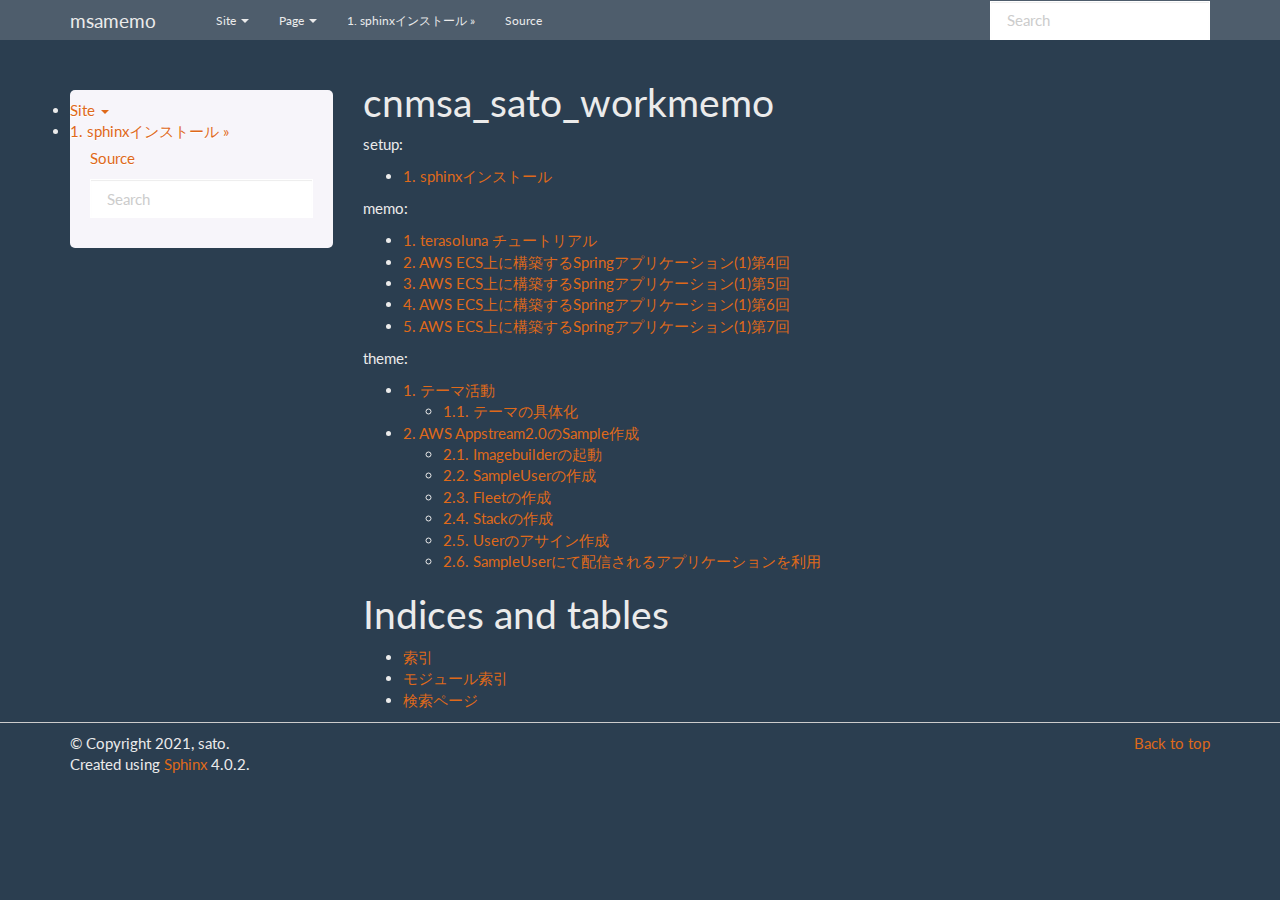
<file: index.html>
<!DOCTYPE html>

<html lang="ja">
  <head>
    <meta charset="utf-8" />
    <meta name="viewport" content="width=device-width, initial-scale=1.0" />
    <title>cnmsa_sato_workmemo &#8212; msamemo 1.0.0 ドキュメント</title>
    <link rel="stylesheet" type="text/css" href="_static/pygments.css" />
    <link rel="stylesheet" type="text/css" href="_static/bootstrap-sphinx.css" />
    <script data-url_root="./" id="documentation_options" src="_static/documentation_options.js"></script>
    <script src="_static/jquery.js"></script>
    <script src="_static/underscore.js"></script>
    <script src="_static/doctools.js"></script>
    <script src="_static/translations.js"></script>
    <link rel="index" title="索引" href="genindex.html" />
    <link rel="search" title="検索" href="search.html" />
    <link rel="next" title="1. sphinxインストール" href="memo/00_sphinxinst.html" />
<meta charset='utf-8'>
<meta http-equiv='X-UA-Compatible' content='IE=edge,chrome=1'>
<meta name='viewport' content='width=device-width, initial-scale=1.0, maximum-scale=1'>
<meta name="apple-mobile-web-app-capable" content="yes">
<script type="text/javascript" src="_static/js/jquery-1.11.0.min.js "></script>
<script type="text/javascript" src="_static/js/jquery-fix.js "></script>
<script type="text/javascript" src="_static/bootstrap-3.3.7/js/bootstrap.min.js "></script>
<script type="text/javascript" src="_static/bootstrap-sphinx.js "></script>

  </head><body>

  <div id="navbar" class="navbar navbar-default navbar-fixed-top">
    <div class="container">
      <div class="navbar-header">
        <!-- .btn-navbar is used as the toggle for collapsed navbar content -->
        <button type="button" class="navbar-toggle" data-toggle="collapse" data-target=".nav-collapse">
          <span class="icon-bar"></span>
          <span class="icon-bar"></span>
          <span class="icon-bar"></span>
        </button>
        <a class="navbar-brand" href="#">
          msamemo</a>
        <span class="navbar-text navbar-version pull-left"><b></b></span>
      </div>

        <div class="collapse navbar-collapse nav-collapse">
          <ul class="nav navbar-nav">
            
            
              <li class="dropdown globaltoc-container">
  <a role="button"
     id="dLabelGlobalToc"
     data-toggle="dropdown"
     data-target="#"
     href="#">Site <b class="caret"></b></a>
  <ul class="dropdown-menu globaltoc"
      role="menu"
      aria-labelledby="dLabelGlobalToc"><p class="caption"><span class="caption-text">setup:</span></p>
<ul>
<li class="toctree-l1"><a class="reference internal" href="memo/00_sphinxinst.html">1. sphinxインストール</a></li>
</ul>
<p class="caption"><span class="caption-text">memo:</span></p>
<ul>
<li class="toctree-l1"><a class="reference internal" href="memo/01_terasoluna.html">1. terasoluna チュートリアル</a></li>
<li class="toctree-l1"><a class="reference internal" href="memo/02_cnabase4.html">2. AWS ECS上に構築するSpringアプリケーション(1)第4回</a></li>
<li class="toctree-l1"><a class="reference internal" href="memo/03_cnabase5.html">3. AWS ECS上に構築するSpringアプリケーション(1)第5回</a></li>
<li class="toctree-l1"><a class="reference internal" href="memo/04_cnabase6.html">4. AWS ECS上に構築するSpringアプリケーション(1)第6回</a></li>
<li class="toctree-l1"><a class="reference internal" href="memo/05_cnabase7.html">5. AWS ECS上に構築するSpringアプリケーション(1)第7回</a></li>
</ul>
<p class="caption"><span class="caption-text">theme:</span></p>
<ul>
<li class="toctree-l1"><a class="reference internal" href="theme/00_dis.html">1. テーマ活動</a></li>
<li class="toctree-l1"><a class="reference internal" href="theme/01_1stsample_appstream.html">2. AWS Appstream2.0のSample作成</a></li>
</ul>
</ul>
</li>
              
                <li class="dropdown">
  <a role="button"
     id="dLabelLocalToc"
     data-toggle="dropdown"
     data-target="#"
     href="#">Page <b class="caret"></b></a>
  <ul class="dropdown-menu localtoc"
      role="menu"
      aria-labelledby="dLabelLocalToc"><ul>
<li><a class="reference internal" href="#">cnmsa_sato_workmemo</a><ul>
</ul>
</li>
<li><a class="reference internal" href="#indices-and-tables">Indices and tables</a></li>
</ul>
</ul>
</li>
              
            
            
              
                
  <li>
    <a href="memo/00_sphinxinst.html" title="Next Chapter: 1. sphinxインストール"><span class="glyphicon glyphicon-chevron-right visible-sm"></span><span class="hidden-sm hidden-tablet">1. sphinxインストール &raquo;</span>
    </a>
  </li>
              
            
            
            
            
              <li class="hidden-sm">
<div id="sourcelink">
  <a href="_sources/index.rst.txt"
     rel="nofollow">Source</a>
</div></li>
            
          </ul>

          
            
<form class="navbar-form navbar-right" action="search.html" method="get">
 <div class="form-group">
  <input type="text" name="q" class="form-control" placeholder="Search" />
 </div>
  <input type="hidden" name="check_keywords" value="yes" />
  <input type="hidden" name="area" value="default" />
</form>
          
        </div>
    </div>
  </div>

<div class="container">
  <div class="row">
      <div class="col-md-3">
        <div id="sidebar" class="bs-sidenav" role="complementary"><li class="dropdown globaltoc-container">
  <a role="button"
     id="dLabelGlobalToc"
     data-toggle="dropdown"
     data-target="#"
     href="#">Site <b class="caret"></b></a>
  <ul class="dropdown-menu globaltoc"
      role="menu"
      aria-labelledby="dLabelGlobalToc"><p class="caption"><span class="caption-text">setup:</span></p>
<ul>
<li class="toctree-l1"><a class="reference internal" href="memo/00_sphinxinst.html">1. sphinxインストール</a></li>
</ul>
<p class="caption"><span class="caption-text">memo:</span></p>
<ul>
<li class="toctree-l1"><a class="reference internal" href="memo/01_terasoluna.html">1. terasoluna チュートリアル</a></li>
<li class="toctree-l1"><a class="reference internal" href="memo/02_cnabase4.html">2. AWS ECS上に構築するSpringアプリケーション(1)第4回</a></li>
<li class="toctree-l1"><a class="reference internal" href="memo/03_cnabase5.html">3. AWS ECS上に構築するSpringアプリケーション(1)第5回</a></li>
<li class="toctree-l1"><a class="reference internal" href="memo/04_cnabase6.html">4. AWS ECS上に構築するSpringアプリケーション(1)第6回</a></li>
<li class="toctree-l1"><a class="reference internal" href="memo/05_cnabase7.html">5. AWS ECS上に構築するSpringアプリケーション(1)第7回</a></li>
</ul>
<p class="caption"><span class="caption-text">theme:</span></p>
<ul>
<li class="toctree-l1"><a class="reference internal" href="theme/00_dis.html">1. テーマ活動</a></li>
<li class="toctree-l1"><a class="reference internal" href="theme/01_1stsample_appstream.html">2. AWS Appstream2.0のSample作成</a></li>
</ul>
</ul>
</li>
  <li>
    <a href="memo/00_sphinxinst.html" title="Next Chapter: 1. sphinxインストール"><span class="glyphicon glyphicon-chevron-right visible-sm"></span><span class="hidden-sm hidden-tablet">1. sphinxインストール &raquo;</span>
    </a>
  </li>
<div id="sourcelink">
  <a href="_sources/index.rst.txt"
     rel="nofollow">Source</a>
</div>
<form action="search.html" method="get">
 <div class="form-group">
  <input type="text" name="q" class="form-control" placeholder="Search" />
 </div>
  <input type="hidden" name="check_keywords" value="yes" />
  <input type="hidden" name="area" value="default" />
</form>
        </div>
      </div>
    <div class="body col-md-9 content" role="main">
      
  <div class="section" id="cnmsa-sato-workmemo">
<h1>cnmsa_sato_workmemo<a class="headerlink" href="#cnmsa-sato-workmemo" title="このヘッドラインへのパーマリンク">¶</a></h1>
<div class="toctree-wrapper compound">
<p class="caption"><span class="caption-text">setup:</span></p>
<ul>
<li class="toctree-l1"><a class="reference internal" href="memo/00_sphinxinst.html">1. sphinxインストール</a></li>
</ul>
</div>
<div class="toctree-wrapper compound">
<p class="caption"><span class="caption-text">memo:</span></p>
<ul>
<li class="toctree-l1"><a class="reference internal" href="memo/01_terasoluna.html">1. terasoluna チュートリアル</a></li>
<li class="toctree-l1"><a class="reference internal" href="memo/02_cnabase4.html">2. AWS ECS上に構築するSpringアプリケーション(1)第4回</a></li>
<li class="toctree-l1"><a class="reference internal" href="memo/03_cnabase5.html">3. AWS ECS上に構築するSpringアプリケーション(1)第5回</a></li>
<li class="toctree-l1"><a class="reference internal" href="memo/04_cnabase6.html">4. AWS ECS上に構築するSpringアプリケーション(1)第6回</a></li>
<li class="toctree-l1"><a class="reference internal" href="memo/05_cnabase7.html">5. AWS ECS上に構築するSpringアプリケーション(1)第7回</a></li>
</ul>
</div>
<div class="toctree-wrapper compound">
<p class="caption"><span class="caption-text">theme:</span></p>
<ul>
<li class="toctree-l1"><a class="reference internal" href="theme/00_dis.html">1. テーマ活動</a><ul>
<li class="toctree-l2"><a class="reference internal" href="theme/00_dis.html#id2">1.1. テーマの具体化</a></li>
</ul>
</li>
<li class="toctree-l1"><a class="reference internal" href="theme/01_1stsample_appstream.html">2. AWS Appstream2.0のSample作成</a><ul>
<li class="toctree-l2"><a class="reference internal" href="theme/01_1stsample_appstream.html#imagebuilder">2.1. Imagebuilderの起動</a></li>
<li class="toctree-l2"><a class="reference internal" href="theme/01_1stsample_appstream.html#sampleuser">2.2. SampleUserの作成</a></li>
<li class="toctree-l2"><a class="reference internal" href="theme/01_1stsample_appstream.html#fleet">2.3. Fleetの作成</a></li>
<li class="toctree-l2"><a class="reference internal" href="theme/01_1stsample_appstream.html#stack">2.4. Stackの作成</a></li>
<li class="toctree-l2"><a class="reference internal" href="theme/01_1stsample_appstream.html#user">2.5. Userのアサイン作成</a></li>
<li class="toctree-l2"><a class="reference internal" href="theme/01_1stsample_appstream.html#id1">2.6. SampleUserにて配信されるアプリケーションを利用</a></li>
</ul>
</li>
</ul>
</div>
</div>
<div class="section" id="indices-and-tables">
<h1>Indices and tables<a class="headerlink" href="#indices-and-tables" title="このヘッドラインへのパーマリンク">¶</a></h1>
<ul class="simple">
<li><p><a class="reference internal" href="genindex.html"><span class="std std-ref">索引</span></a></p></li>
<li><p><a class="reference internal" href="py-modindex.html"><span class="std std-ref">モジュール索引</span></a></p></li>
<li><p><a class="reference internal" href="search.html"><span class="std std-ref">検索ページ</span></a></p></li>
</ul>
</div>


    </div>
      
  </div>
</div>
<footer class="footer">
  <div class="container">
    <p class="pull-right">
      <a href="#">Back to top</a>
      
    </p>
    <p>
        &copy; Copyright 2021, sato.<br/>
      Created using <a href="http://sphinx-doc.org/">Sphinx</a> 4.0.2.<br/>
    </p>
  </div>
</footer>
  </body>
</html>
</file>
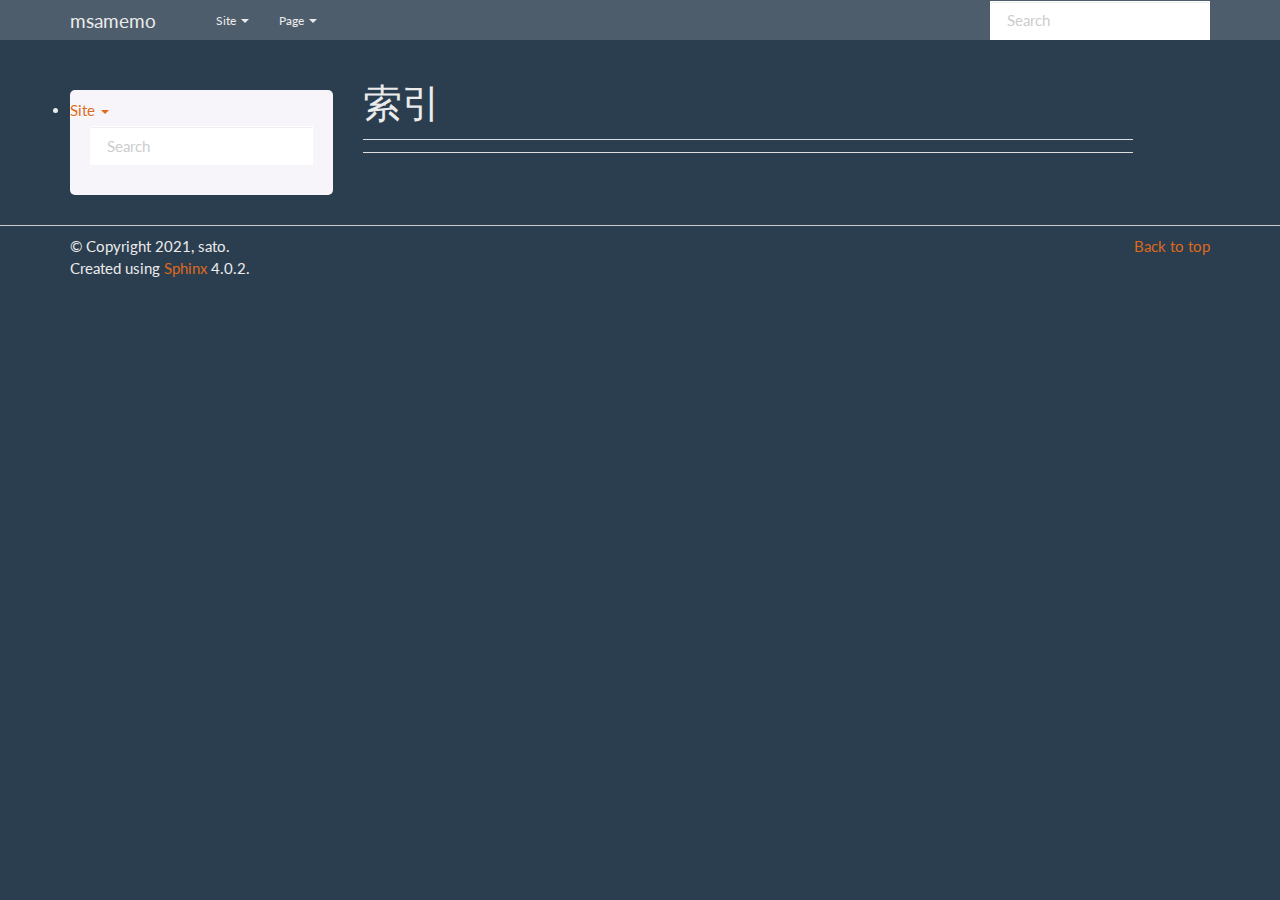
<file: genindex.html>
<!DOCTYPE html>

<html lang="ja">
  <head>
    <meta charset="utf-8" />
    <meta name="viewport" content="width=device-width, initial-scale=1.0" />
    <title>索引 &#8212; msamemo 1.0.0 ドキュメント</title>
    <link rel="stylesheet" type="text/css" href="_static/pygments.css" />
    <link rel="stylesheet" type="text/css" href="_static/bootstrap-sphinx.css" />
    <script data-url_root="./" id="documentation_options" src="_static/documentation_options.js"></script>
    <script src="_static/jquery.js"></script>
    <script src="_static/underscore.js"></script>
    <script src="_static/doctools.js"></script>
    <script src="_static/translations.js"></script>
    <link rel="index" title="索引" href="#" />
    <link rel="search" title="検索" href="search.html" />
<meta charset='utf-8'>
<meta http-equiv='X-UA-Compatible' content='IE=edge,chrome=1'>
<meta name='viewport' content='width=device-width, initial-scale=1.0, maximum-scale=1'>
<meta name="apple-mobile-web-app-capable" content="yes">
<script type="text/javascript" src="_static/js/jquery-1.11.0.min.js "></script>
<script type="text/javascript" src="_static/js/jquery-fix.js "></script>
<script type="text/javascript" src="_static/bootstrap-3.3.7/js/bootstrap.min.js "></script>
<script type="text/javascript" src="_static/bootstrap-sphinx.js "></script>

  </head><body>

  <div id="navbar" class="navbar navbar-default navbar-fixed-top">
    <div class="container">
      <div class="navbar-header">
        <!-- .btn-navbar is used as the toggle for collapsed navbar content -->
        <button type="button" class="navbar-toggle" data-toggle="collapse" data-target=".nav-collapse">
          <span class="icon-bar"></span>
          <span class="icon-bar"></span>
          <span class="icon-bar"></span>
        </button>
        <a class="navbar-brand" href="index.html">
          msamemo</a>
        <span class="navbar-text navbar-version pull-left"><b></b></span>
      </div>

        <div class="collapse navbar-collapse nav-collapse">
          <ul class="nav navbar-nav">
            
            
              <li class="dropdown globaltoc-container">
  <a role="button"
     id="dLabelGlobalToc"
     data-toggle="dropdown"
     data-target="#"
     href="index.html">Site <b class="caret"></b></a>
  <ul class="dropdown-menu globaltoc"
      role="menu"
      aria-labelledby="dLabelGlobalToc"><p class="caption"><span class="caption-text">setup:</span></p>
<ul>
<li class="toctree-l1"><a class="reference internal" href="memo/00_sphinxinst.html">1. sphinxインストール</a></li>
</ul>
<p class="caption"><span class="caption-text">memo:</span></p>
<ul>
<li class="toctree-l1"><a class="reference internal" href="memo/01_terasoluna.html">1. terasoluna チュートリアル</a></li>
<li class="toctree-l1"><a class="reference internal" href="memo/02_cnabase4.html">2. AWS ECS上に構築するSpringアプリケーション(1)第4回</a></li>
<li class="toctree-l1"><a class="reference internal" href="memo/03_cnabase5.html">3. AWS ECS上に構築するSpringアプリケーション(1)第5回</a></li>
<li class="toctree-l1"><a class="reference internal" href="memo/04_cnabase6.html">4. AWS ECS上に構築するSpringアプリケーション(1)第6回</a></li>
<li class="toctree-l1"><a class="reference internal" href="memo/05_cnabase7.html">5. AWS ECS上に構築するSpringアプリケーション(1)第7回</a></li>
</ul>
<p class="caption"><span class="caption-text">theme:</span></p>
<ul>
<li class="toctree-l1"><a class="reference internal" href="theme/00_dis.html">1. テーマ活動</a></li>
<li class="toctree-l1"><a class="reference internal" href="theme/01_1stsample_appstream.html">2. AWS Appstream2.0のSample作成</a></li>
</ul>
</ul>
</li>
              
                <li class="dropdown">
  <a role="button"
     id="dLabelLocalToc"
     data-toggle="dropdown"
     data-target="#"
     href="#">Page <b class="caret"></b></a>
  <ul class="dropdown-menu localtoc"
      role="menu"
      aria-labelledby="dLabelLocalToc"></ul>
</li>
              
            
            
              
                
              
            
            
            
            
              <li class="hidden-sm"></li>
            
          </ul>

          
            
<form class="navbar-form navbar-right" action="search.html" method="get">
 <div class="form-group">
  <input type="text" name="q" class="form-control" placeholder="Search" />
 </div>
  <input type="hidden" name="check_keywords" value="yes" />
  <input type="hidden" name="area" value="default" />
</form>
          
        </div>
    </div>
  </div>

<div class="container">
  <div class="row">
      <div class="col-md-3">
        <div id="sidebar" class="bs-sidenav" role="complementary"><li class="dropdown globaltoc-container">
  <a role="button"
     id="dLabelGlobalToc"
     data-toggle="dropdown"
     data-target="#"
     href="index.html">Site <b class="caret"></b></a>
  <ul class="dropdown-menu globaltoc"
      role="menu"
      aria-labelledby="dLabelGlobalToc"><p class="caption"><span class="caption-text">setup:</span></p>
<ul>
<li class="toctree-l1"><a class="reference internal" href="memo/00_sphinxinst.html">1. sphinxインストール</a></li>
</ul>
<p class="caption"><span class="caption-text">memo:</span></p>
<ul>
<li class="toctree-l1"><a class="reference internal" href="memo/01_terasoluna.html">1. terasoluna チュートリアル</a></li>
<li class="toctree-l1"><a class="reference internal" href="memo/02_cnabase4.html">2. AWS ECS上に構築するSpringアプリケーション(1)第4回</a></li>
<li class="toctree-l1"><a class="reference internal" href="memo/03_cnabase5.html">3. AWS ECS上に構築するSpringアプリケーション(1)第5回</a></li>
<li class="toctree-l1"><a class="reference internal" href="memo/04_cnabase6.html">4. AWS ECS上に構築するSpringアプリケーション(1)第6回</a></li>
<li class="toctree-l1"><a class="reference internal" href="memo/05_cnabase7.html">5. AWS ECS上に構築するSpringアプリケーション(1)第7回</a></li>
</ul>
<p class="caption"><span class="caption-text">theme:</span></p>
<ul>
<li class="toctree-l1"><a class="reference internal" href="theme/00_dis.html">1. テーマ活動</a></li>
<li class="toctree-l1"><a class="reference internal" href="theme/01_1stsample_appstream.html">2. AWS Appstream2.0のSample作成</a></li>
</ul>
</ul>
</li>
<form action="search.html" method="get">
 <div class="form-group">
  <input type="text" name="q" class="form-control" placeholder="Search" />
 </div>
  <input type="hidden" name="check_keywords" value="yes" />
  <input type="hidden" name="area" value="default" />
</form>
        </div>
      </div>
    <div class="body col-md-9 content" role="main">
      

<h1 id="index">索引</h1>

<div class="genindex-jumpbox">
 
</div>


    </div>
      
  </div>
</div>
<footer class="footer">
  <div class="container">
    <p class="pull-right">
      <a href="#">Back to top</a>
      
    </p>
    <p>
        &copy; Copyright 2021, sato.<br/>
      Created using <a href="http://sphinx-doc.org/">Sphinx</a> 4.0.2.<br/>
    </p>
  </div>
</footer>
  </body>
</html>
</file>
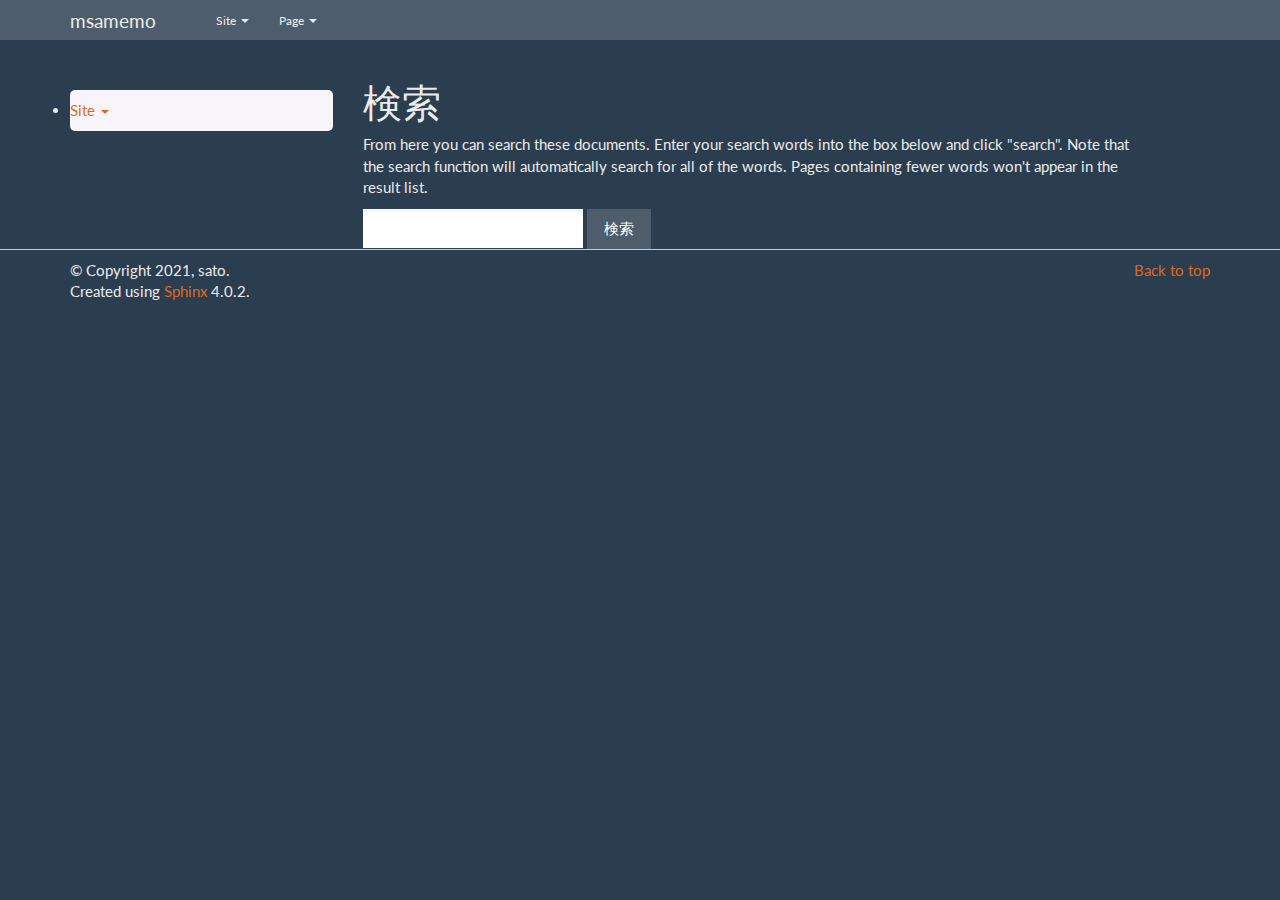
<file: search.html>
<!DOCTYPE html>

<html lang="ja">
  <head>
    <meta charset="utf-8" />
    <meta name="viewport" content="width=device-width, initial-scale=1.0" />
    <title>検索 &#8212; msamemo 1.0.0 ドキュメント</title>
    <link rel="stylesheet" type="text/css" href="_static/pygments.css" />
    <link rel="stylesheet" type="text/css" href="_static/bootstrap-sphinx.css" />
    <script data-url_root="./" id="documentation_options" src="_static/documentation_options.js"></script>
    <script src="_static/jquery.js"></script>
    <script src="_static/underscore.js"></script>
    <script src="_static/doctools.js"></script>
    <script src="_static/translations.js"></script>
    <link rel="index" title="索引" href="genindex.html" />
    <link rel="search" title="検索" href="#" />
  <script type="text/javascript" src="_static/searchtools.js "></script>
  <script type="text/javascript" src="searchindex.js "></script>
  
  <script type="text/javascript" id="searchindexloader"></script>
  
<meta charset='utf-8'>
<meta http-equiv='X-UA-Compatible' content='IE=edge,chrome=1'>
<meta name='viewport' content='width=device-width, initial-scale=1.0, maximum-scale=1'>
<meta name="apple-mobile-web-app-capable" content="yes">
<script type="text/javascript" src="_static/js/jquery-1.11.0.min.js "></script>
<script type="text/javascript" src="_static/js/jquery-fix.js "></script>
<script type="text/javascript" src="_static/bootstrap-3.3.7/js/bootstrap.min.js "></script>
<script type="text/javascript" src="_static/bootstrap-sphinx.js "></script>


  </head><body>

  <div id="navbar" class="navbar navbar-default navbar-fixed-top">
    <div class="container">
      <div class="navbar-header">
        <!-- .btn-navbar is used as the toggle for collapsed navbar content -->
        <button type="button" class="navbar-toggle" data-toggle="collapse" data-target=".nav-collapse">
          <span class="icon-bar"></span>
          <span class="icon-bar"></span>
          <span class="icon-bar"></span>
        </button>
        <a class="navbar-brand" href="index.html">
          msamemo</a>
        <span class="navbar-text navbar-version pull-left"><b></b></span>
      </div>

        <div class="collapse navbar-collapse nav-collapse">
          <ul class="nav navbar-nav">
            
            
              <li class="dropdown globaltoc-container">
  <a role="button"
     id="dLabelGlobalToc"
     data-toggle="dropdown"
     data-target="#"
     href="index.html">Site <b class="caret"></b></a>
  <ul class="dropdown-menu globaltoc"
      role="menu"
      aria-labelledby="dLabelGlobalToc"><p class="caption"><span class="caption-text">setup:</span></p>
<ul>
<li class="toctree-l1"><a class="reference internal" href="memo/00_sphinxinst.html">1. sphinxインストール</a></li>
</ul>
<p class="caption"><span class="caption-text">memo:</span></p>
<ul>
<li class="toctree-l1"><a class="reference internal" href="memo/01_terasoluna.html">1. terasoluna チュートリアル</a></li>
<li class="toctree-l1"><a class="reference internal" href="memo/02_cnabase4.html">2. AWS ECS上に構築するSpringアプリケーション(1)第4回</a></li>
<li class="toctree-l1"><a class="reference internal" href="memo/03_cnabase5.html">3. AWS ECS上に構築するSpringアプリケーション(1)第5回</a></li>
<li class="toctree-l1"><a class="reference internal" href="memo/04_cnabase6.html">4. AWS ECS上に構築するSpringアプリケーション(1)第6回</a></li>
<li class="toctree-l1"><a class="reference internal" href="memo/05_cnabase7.html">5. AWS ECS上に構築するSpringアプリケーション(1)第7回</a></li>
</ul>
<p class="caption"><span class="caption-text">theme:</span></p>
<ul>
<li class="toctree-l1"><a class="reference internal" href="theme/00_dis.html">1. テーマ活動</a></li>
<li class="toctree-l1"><a class="reference internal" href="theme/01_1stsample_appstream.html">2. AWS Appstream2.0のSample作成</a></li>
</ul>
</ul>
</li>
              
                <li class="dropdown">
  <a role="button"
     id="dLabelLocalToc"
     data-toggle="dropdown"
     data-target="#"
     href="#">Page <b class="caret"></b></a>
  <ul class="dropdown-menu localtoc"
      role="menu"
      aria-labelledby="dLabelLocalToc"></ul>
</li>
              
            
            
              
                
              
            
            
            
            
              <li class="hidden-sm"></li>
            
          </ul>

          
            
          
        </div>
    </div>
  </div>

<div class="container">
  <div class="row">
      <div class="col-md-3">
        <div id="sidebar" class="bs-sidenav" role="complementary"><li class="dropdown globaltoc-container">
  <a role="button"
     id="dLabelGlobalToc"
     data-toggle="dropdown"
     data-target="#"
     href="index.html">Site <b class="caret"></b></a>
  <ul class="dropdown-menu globaltoc"
      role="menu"
      aria-labelledby="dLabelGlobalToc"><p class="caption"><span class="caption-text">setup:</span></p>
<ul>
<li class="toctree-l1"><a class="reference internal" href="memo/00_sphinxinst.html">1. sphinxインストール</a></li>
</ul>
<p class="caption"><span class="caption-text">memo:</span></p>
<ul>
<li class="toctree-l1"><a class="reference internal" href="memo/01_terasoluna.html">1. terasoluna チュートリアル</a></li>
<li class="toctree-l1"><a class="reference internal" href="memo/02_cnabase4.html">2. AWS ECS上に構築するSpringアプリケーション(1)第4回</a></li>
<li class="toctree-l1"><a class="reference internal" href="memo/03_cnabase5.html">3. AWS ECS上に構築するSpringアプリケーション(1)第5回</a></li>
<li class="toctree-l1"><a class="reference internal" href="memo/04_cnabase6.html">4. AWS ECS上に構築するSpringアプリケーション(1)第6回</a></li>
<li class="toctree-l1"><a class="reference internal" href="memo/05_cnabase7.html">5. AWS ECS上に構築するSpringアプリケーション(1)第7回</a></li>
</ul>
<p class="caption"><span class="caption-text">theme:</span></p>
<ul>
<li class="toctree-l1"><a class="reference internal" href="theme/00_dis.html">1. テーマ活動</a></li>
<li class="toctree-l1"><a class="reference internal" href="theme/01_1stsample_appstream.html">2. AWS Appstream2.0のSample作成</a></li>
</ul>
</ul>
</li>
        </div>
      </div>
    <div class="body col-md-9 content" role="main">
      
  <h1 id="search-documentation">検索</h1>
  <div id="fallback" class="admonition warning">
  <script type="text/javascript">$('#fallback').hide();</script>
  <p>
    検索機能を使うには JavaScript を有効にしてください。
  </p>
  </div>
  <p>
    From here you can search these documents. Enter your search
    words into the box below and click "search". Note that the search
    function will automatically search for all of the words. Pages
    containing fewer words won't appear in the result list.
  </p>

  
  <form class="form-inline" action="" method="get">
    <div class="form-group">
      <input type="text" class="form-control" name="q" value="" />
    </div>
    <input type="submit" class="btn btn-default" value="検索" />
    <span id="search-progress" style="padding-left: 10px"></span>
  </form>
  

  
  <div id="search-results">
  
  </div>

    </div>
      
  </div>
</div>
<footer class="footer">
  <div class="container">
    <p class="pull-right">
      <a href="#">Back to top</a>
      
    </p>
    <p>
        &copy; Copyright 2021, sato.<br/>
      Created using <a href="http://sphinx-doc.org/">Sphinx</a> 4.0.2.<br/>
    </p>
  </div>
</footer>
  </body>
</html>
</file>
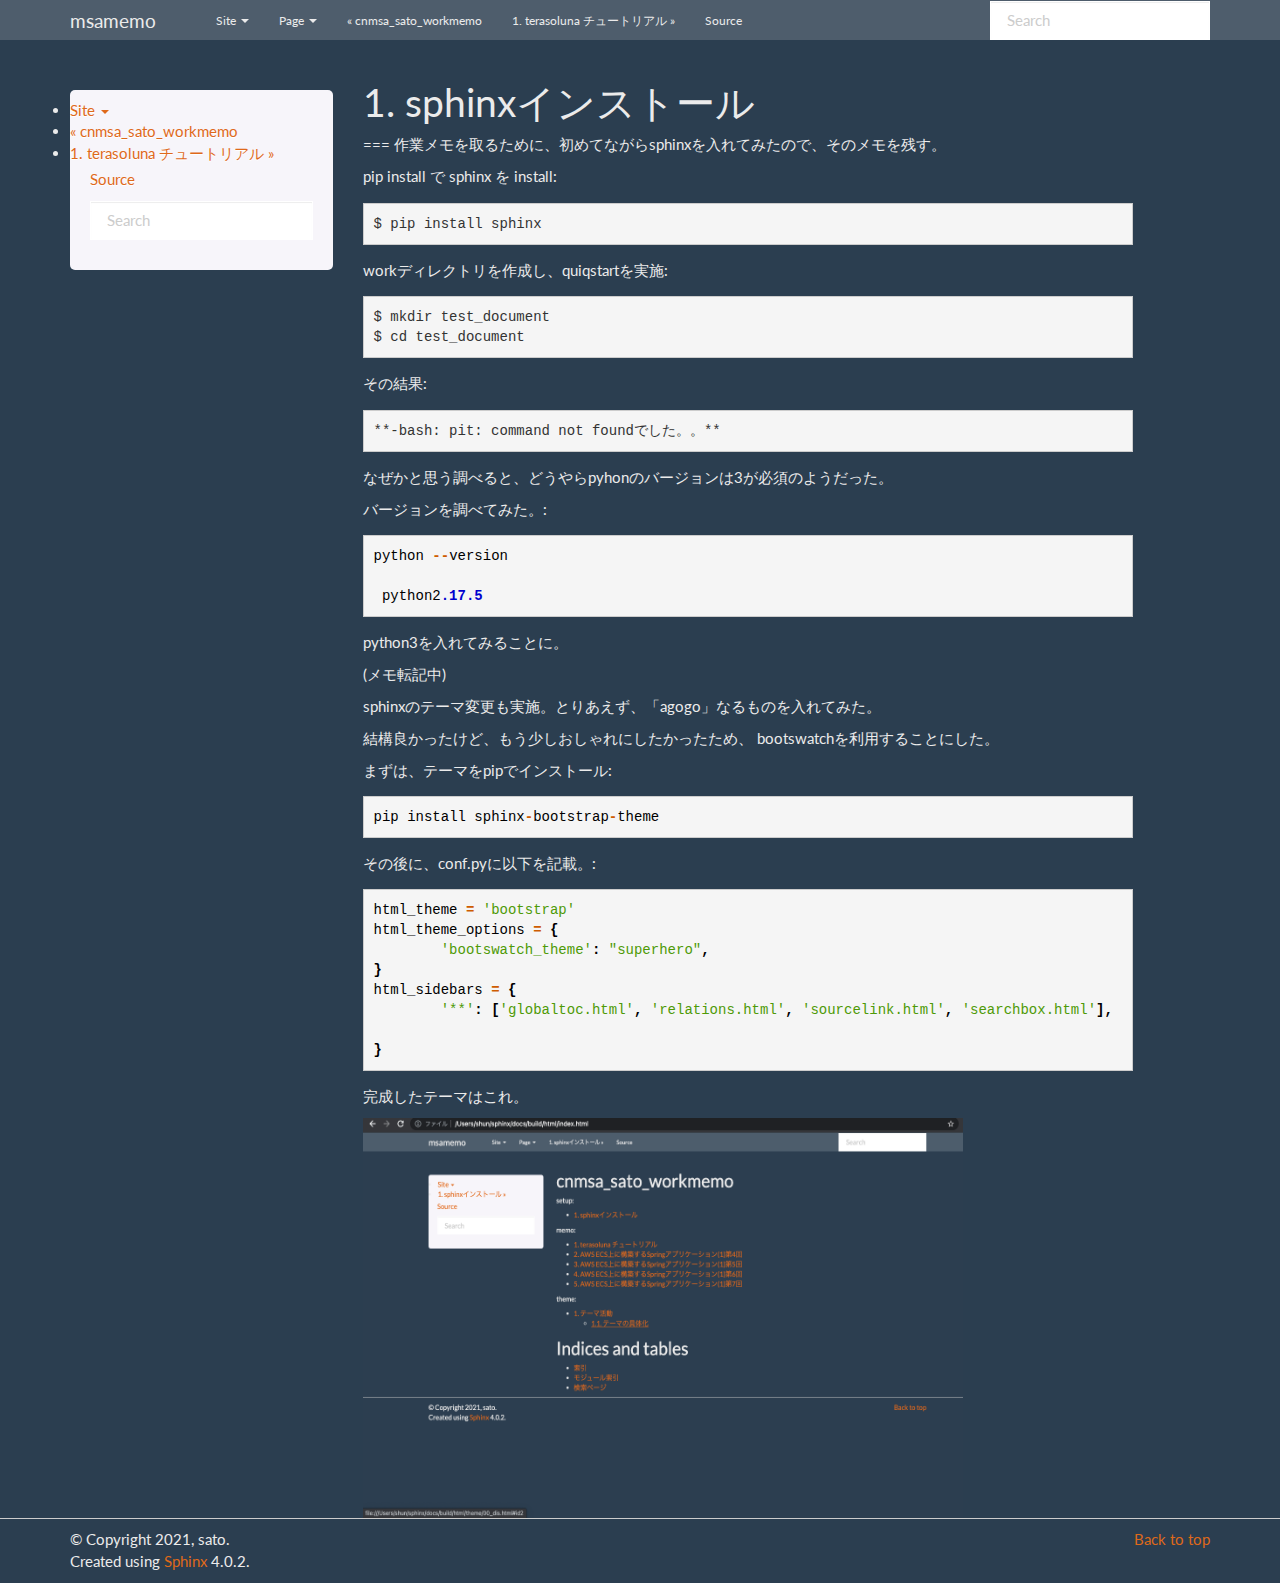
<file: memo/00_sphinxinst.html>
<!DOCTYPE html>

<html lang="ja">
  <head>
    <meta charset="utf-8" />
    <meta name="viewport" content="width=device-width, initial-scale=1.0" />
    <title>1. sphinxインストール &#8212; msamemo 1.0.0 ドキュメント</title>
    <link rel="stylesheet" type="text/css" href="../_static/pygments.css" />
    <link rel="stylesheet" type="text/css" href="../_static/bootstrap-sphinx.css" />
    <script data-url_root="../" id="documentation_options" src="../_static/documentation_options.js"></script>
    <script src="../_static/jquery.js"></script>
    <script src="../_static/underscore.js"></script>
    <script src="../_static/doctools.js"></script>
    <script src="../_static/translations.js"></script>
    <link rel="index" title="索引" href="../genindex.html" />
    <link rel="search" title="検索" href="../search.html" />
    <link rel="next" title="1. terasoluna チュートリアル" href="01_terasoluna.html" />
    <link rel="prev" title="cnmsa_sato_workmemo" href="../index.html" />
<meta charset='utf-8'>
<meta http-equiv='X-UA-Compatible' content='IE=edge,chrome=1'>
<meta name='viewport' content='width=device-width, initial-scale=1.0, maximum-scale=1'>
<meta name="apple-mobile-web-app-capable" content="yes">
<script type="text/javascript" src="../_static/js/jquery-1.11.0.min.js "></script>
<script type="text/javascript" src="../_static/js/jquery-fix.js "></script>
<script type="text/javascript" src="../_static/bootstrap-3.3.7/js/bootstrap.min.js "></script>
<script type="text/javascript" src="../_static/bootstrap-sphinx.js "></script>

  </head><body>

  <div id="navbar" class="navbar navbar-default navbar-fixed-top">
    <div class="container">
      <div class="navbar-header">
        <!-- .btn-navbar is used as the toggle for collapsed navbar content -->
        <button type="button" class="navbar-toggle" data-toggle="collapse" data-target=".nav-collapse">
          <span class="icon-bar"></span>
          <span class="icon-bar"></span>
          <span class="icon-bar"></span>
        </button>
        <a class="navbar-brand" href="../index.html">
          msamemo</a>
        <span class="navbar-text navbar-version pull-left"><b></b></span>
      </div>

        <div class="collapse navbar-collapse nav-collapse">
          <ul class="nav navbar-nav">
            
            
              <li class="dropdown globaltoc-container">
  <a role="button"
     id="dLabelGlobalToc"
     data-toggle="dropdown"
     data-target="#"
     href="../index.html">Site <b class="caret"></b></a>
  <ul class="dropdown-menu globaltoc"
      role="menu"
      aria-labelledby="dLabelGlobalToc"><p class="caption"><span class="caption-text">setup:</span></p>
<ul class="current">
<li class="toctree-l1 current"><a class="current reference internal" href="#">1. sphinxインストール</a></li>
</ul>
<p class="caption"><span class="caption-text">memo:</span></p>
<ul>
<li class="toctree-l1"><a class="reference internal" href="01_terasoluna.html">1. terasoluna チュートリアル</a></li>
<li class="toctree-l1"><a class="reference internal" href="02_cnabase4.html">2. AWS ECS上に構築するSpringアプリケーション(1)第4回</a></li>
<li class="toctree-l1"><a class="reference internal" href="03_cnabase5.html">3. AWS ECS上に構築するSpringアプリケーション(1)第5回</a></li>
<li class="toctree-l1"><a class="reference internal" href="04_cnabase6.html">4. AWS ECS上に構築するSpringアプリケーション(1)第6回</a></li>
<li class="toctree-l1"><a class="reference internal" href="05_cnabase7.html">5. AWS ECS上に構築するSpringアプリケーション(1)第7回</a></li>
</ul>
<p class="caption"><span class="caption-text">theme:</span></p>
<ul>
<li class="toctree-l1"><a class="reference internal" href="../theme/00_dis.html">1. テーマ活動</a></li>
</ul>
</ul>
</li>
              
                <li class="dropdown">
  <a role="button"
     id="dLabelLocalToc"
     data-toggle="dropdown"
     data-target="#"
     href="#">Page <b class="caret"></b></a>
  <ul class="dropdown-menu localtoc"
      role="menu"
      aria-labelledby="dLabelLocalToc"><ul>
<li><a class="reference internal" href="#">1. sphinxインストール</a></li>
</ul>
</ul>
</li>
              
            
            
              
                
  <li>
    <a href="../index.html" title="Previous Chapter: cnmsa_sato_workmemo"><span class="glyphicon glyphicon-chevron-left visible-sm"></span><span class="hidden-sm hidden-tablet">&laquo; cnmsa_sato_workmemo</span>
    </a>
  </li>
  <li>
    <a href="01_terasoluna.html" title="Next Chapter: 1. terasoluna チュートリアル"><span class="glyphicon glyphicon-chevron-right visible-sm"></span><span class="hidden-sm hidden-tablet">1. terasoluna チュートリアル &raquo;</span>
    </a>
  </li>
              
            
            
            
            
              <li class="hidden-sm">
<div id="sourcelink">
  <a href="../_sources/memo/00_sphinxinst.rst.txt"
     rel="nofollow">Source</a>
</div></li>
            
          </ul>

          
            
<form class="navbar-form navbar-right" action="../search.html" method="get">
 <div class="form-group">
  <input type="text" name="q" class="form-control" placeholder="Search" />
 </div>
  <input type="hidden" name="check_keywords" value="yes" />
  <input type="hidden" name="area" value="default" />
</form>
          
        </div>
    </div>
  </div>

<div class="container">
  <div class="row">
      <div class="col-md-3">
        <div id="sidebar" class="bs-sidenav" role="complementary"><li class="dropdown globaltoc-container">
  <a role="button"
     id="dLabelGlobalToc"
     data-toggle="dropdown"
     data-target="#"
     href="../index.html">Site <b class="caret"></b></a>
  <ul class="dropdown-menu globaltoc"
      role="menu"
      aria-labelledby="dLabelGlobalToc"><p class="caption"><span class="caption-text">setup:</span></p>
<ul class="current">
<li class="toctree-l1 current"><a class="current reference internal" href="#">1. sphinxインストール</a></li>
</ul>
<p class="caption"><span class="caption-text">memo:</span></p>
<ul>
<li class="toctree-l1"><a class="reference internal" href="01_terasoluna.html">1. terasoluna チュートリアル</a></li>
<li class="toctree-l1"><a class="reference internal" href="02_cnabase4.html">2. AWS ECS上に構築するSpringアプリケーション(1)第4回</a></li>
<li class="toctree-l1"><a class="reference internal" href="03_cnabase5.html">3. AWS ECS上に構築するSpringアプリケーション(1)第5回</a></li>
<li class="toctree-l1"><a class="reference internal" href="04_cnabase6.html">4. AWS ECS上に構築するSpringアプリケーション(1)第6回</a></li>
<li class="toctree-l1"><a class="reference internal" href="05_cnabase7.html">5. AWS ECS上に構築するSpringアプリケーション(1)第7回</a></li>
</ul>
<p class="caption"><span class="caption-text">theme:</span></p>
<ul>
<li class="toctree-l1"><a class="reference internal" href="../theme/00_dis.html">1. テーマ活動</a></li>
</ul>
</ul>
</li>
  <li>
    <a href="../index.html" title="Previous Chapter: cnmsa_sato_workmemo"><span class="glyphicon glyphicon-chevron-left visible-sm"></span><span class="hidden-sm hidden-tablet">&laquo; cnmsa_sato_workmemo</span>
    </a>
  </li>
  <li>
    <a href="01_terasoluna.html" title="Next Chapter: 1. terasoluna チュートリアル"><span class="glyphicon glyphicon-chevron-right visible-sm"></span><span class="hidden-sm hidden-tablet">1. terasoluna チュートリアル &raquo;</span>
    </a>
  </li>
<div id="sourcelink">
  <a href="../_sources/memo/00_sphinxinst.rst.txt"
     rel="nofollow">Source</a>
</div>
<form action="../search.html" method="get">
 <div class="form-group">
  <input type="text" name="q" class="form-control" placeholder="Search" />
 </div>
  <input type="hidden" name="check_keywords" value="yes" />
  <input type="hidden" name="area" value="default" />
</form>
        </div>
      </div>
    <div class="body col-md-9 content" role="main">
      
  <div class="section" id="sphinx">
<h1><span class="section-number">1. </span>sphinxインストール<a class="headerlink" href="#sphinx" title="このヘッドラインへのパーマリンク">¶</a></h1>
<p>===
作業メモを取るために、初めてながらsphinxを入れてみたので、そのメモを残す。</p>
<p>pip install で sphinx を install:</p>
<div class="highlight-default notranslate"><div class="highlight"><pre><span></span>$ pip install sphinx
</pre></div>
</div>
<p>workディレクトリを作成し、quiqstartを実施:</p>
<div class="highlight-default notranslate"><div class="highlight"><pre><span></span>$ mkdir test_document
$ cd test_document
</pre></div>
</div>
<p>その結果:</p>
<div class="highlight-default notranslate"><div class="highlight"><pre><span></span>**-bash: pit: command not foundでした。。**
</pre></div>
</div>
<p>なぜかと思う調べると、どうやらpyhonのバージョンは3が必須のようだった。</p>
<p>バージョンを調べてみた。:</p>
<div class="highlight-default notranslate"><div class="highlight"><pre><span></span><span class="n">python</span> <span class="o">--</span><span class="n">version</span>

 <span class="n">python2</span><span class="mf">.17.5</span>
</pre></div>
</div>
<p>python3を入れてみることに。</p>
<p>(メモ転記中)</p>
<p>sphinxのテーマ変更も実施。とりあえず、「agogo」なるものを入れてみた。</p>
<p>結構良かったけど、もう少しおしゃれにしたかったため、
bootswatchを利用することにした。</p>
<p>まずは、テーマをpipでインストール:</p>
<div class="highlight-default notranslate"><div class="highlight"><pre><span></span><span class="n">pip</span> <span class="n">install</span> <span class="n">sphinx</span><span class="o">-</span><span class="n">bootstrap</span><span class="o">-</span><span class="n">theme</span>
</pre></div>
</div>
<p>その後に、conf.pyに以下を記載。:</p>
<div class="highlight-default notranslate"><div class="highlight"><pre><span></span><span class="n">html_theme</span> <span class="o">=</span> <span class="s1">&#39;bootstrap&#39;</span>
<span class="n">html_theme_options</span> <span class="o">=</span> <span class="p">{</span>
        <span class="s1">&#39;bootswatch_theme&#39;</span><span class="p">:</span> <span class="s2">&quot;superhero&quot;</span><span class="p">,</span>
<span class="p">}</span>
<span class="n">html_sidebars</span> <span class="o">=</span> <span class="p">{</span>
        <span class="s1">&#39;**&#39;</span><span class="p">:</span> <span class="p">[</span><span class="s1">&#39;globaltoc.html&#39;</span><span class="p">,</span> <span class="s1">&#39;relations.html&#39;</span><span class="p">,</span> <span class="s1">&#39;sourcelink.html&#39;</span><span class="p">,</span> <span class="s1">&#39;searchbox.html&#39;</span><span class="p">],</span>

<span class="p">}</span>
</pre></div>
</div>
<p>完成したテーマはこれ。</p>
<a class="reference internal image-reference" href="../_images/sample_spinxcap.png"><img alt="../_images/sample_spinxcap.png" class="align-left" src="../_images/sample_spinxcap.png" style="width: 600.0px; height: 400.0px;" /></a>
</div>


    </div>
      
  </div>
</div>
<footer class="footer">
  <div class="container">
    <p class="pull-right">
      <a href="#">Back to top</a>
      
    </p>
    <p>
        &copy; Copyright 2021, sato.<br/>
      Created using <a href="http://sphinx-doc.org/">Sphinx</a> 4.0.2.<br/>
    </p>
  </div>
</footer>
  </body>
</html>
</file>
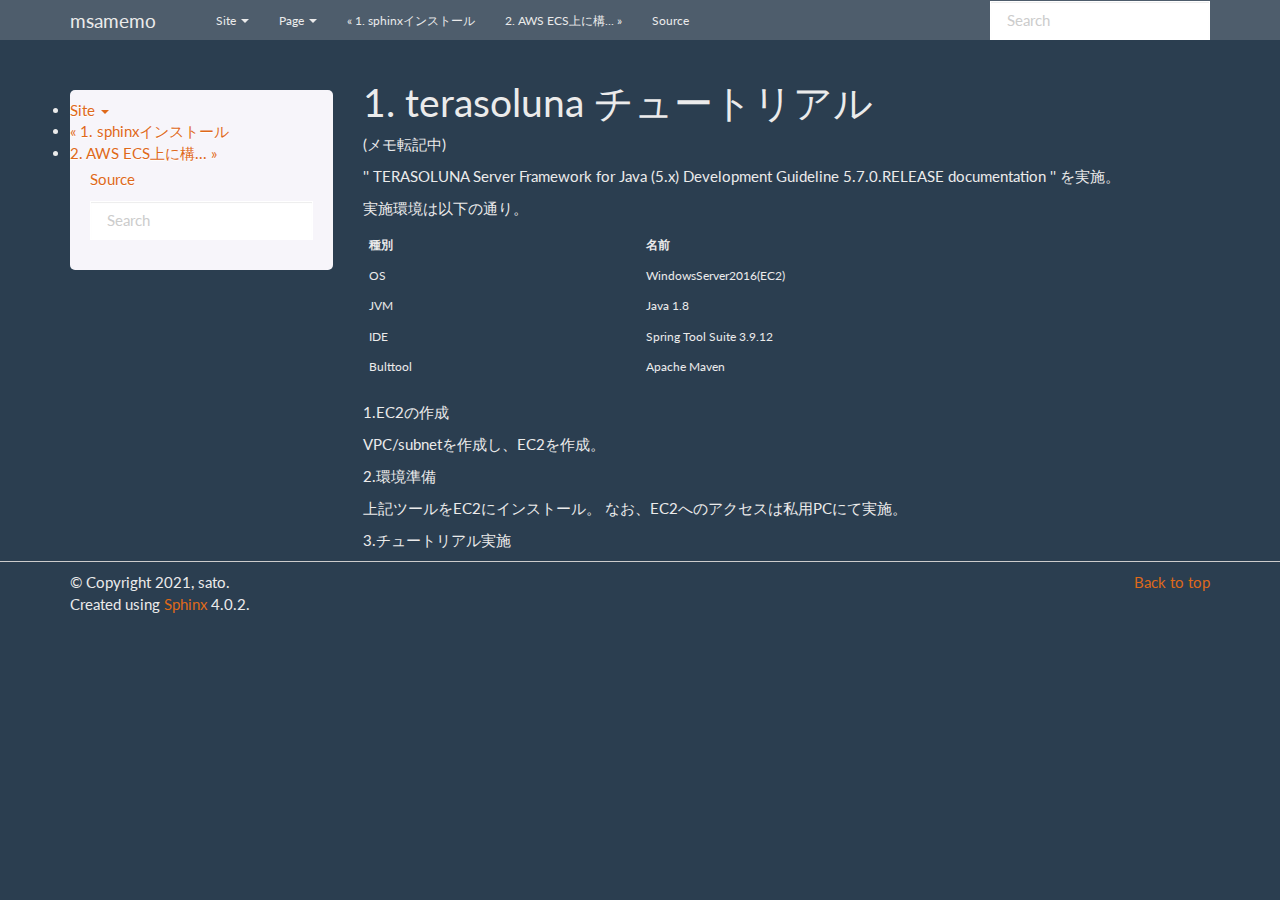
<file: memo/01_terasoluna.html>
<!DOCTYPE html>

<html lang="ja">
  <head>
    <meta charset="utf-8" />
    <meta name="viewport" content="width=device-width, initial-scale=1.0" />
    <title>1. terasoluna チュートリアル &#8212; msamemo 1.0.0 ドキュメント</title>
    <link rel="stylesheet" type="text/css" href="../_static/pygments.css" />
    <link rel="stylesheet" type="text/css" href="../_static/bootstrap-sphinx.css" />
    <script data-url_root="../" id="documentation_options" src="../_static/documentation_options.js"></script>
    <script src="../_static/jquery.js"></script>
    <script src="../_static/underscore.js"></script>
    <script src="../_static/doctools.js"></script>
    <script src="../_static/translations.js"></script>
    <link rel="index" title="索引" href="../genindex.html" />
    <link rel="search" title="検索" href="../search.html" />
    <link rel="next" title="2. AWS ECS上に構築するSpringアプリケーション(1)第4回" href="02_cnabase4.html" />
    <link rel="prev" title="1. sphinxインストール" href="00_sphinxinst.html" />
<meta charset='utf-8'>
<meta http-equiv='X-UA-Compatible' content='IE=edge,chrome=1'>
<meta name='viewport' content='width=device-width, initial-scale=1.0, maximum-scale=1'>
<meta name="apple-mobile-web-app-capable" content="yes">
<script type="text/javascript" src="../_static/js/jquery-1.11.0.min.js "></script>
<script type="text/javascript" src="../_static/js/jquery-fix.js "></script>
<script type="text/javascript" src="../_static/bootstrap-3.3.7/js/bootstrap.min.js "></script>
<script type="text/javascript" src="../_static/bootstrap-sphinx.js "></script>

  </head><body>

  <div id="navbar" class="navbar navbar-default navbar-fixed-top">
    <div class="container">
      <div class="navbar-header">
        <!-- .btn-navbar is used as the toggle for collapsed navbar content -->
        <button type="button" class="navbar-toggle" data-toggle="collapse" data-target=".nav-collapse">
          <span class="icon-bar"></span>
          <span class="icon-bar"></span>
          <span class="icon-bar"></span>
        </button>
        <a class="navbar-brand" href="../index.html">
          msamemo</a>
        <span class="navbar-text navbar-version pull-left"><b></b></span>
      </div>

        <div class="collapse navbar-collapse nav-collapse">
          <ul class="nav navbar-nav">
            
            
              <li class="dropdown globaltoc-container">
  <a role="button"
     id="dLabelGlobalToc"
     data-toggle="dropdown"
     data-target="#"
     href="../index.html">Site <b class="caret"></b></a>
  <ul class="dropdown-menu globaltoc"
      role="menu"
      aria-labelledby="dLabelGlobalToc"><p class="caption"><span class="caption-text">setup:</span></p>
<ul>
<li class="toctree-l1"><a class="reference internal" href="00_sphinxinst.html">1. sphinxインストール</a></li>
</ul>
<p class="caption"><span class="caption-text">memo:</span></p>
<ul class="current">
<li class="toctree-l1 current"><a class="current reference internal" href="#">1. terasoluna チュートリアル</a></li>
<li class="toctree-l1"><a class="reference internal" href="02_cnabase4.html">2. AWS ECS上に構築するSpringアプリケーション(1)第4回</a></li>
<li class="toctree-l1"><a class="reference internal" href="03_cnabase5.html">3. AWS ECS上に構築するSpringアプリケーション(1)第5回</a></li>
<li class="toctree-l1"><a class="reference internal" href="04_cnabase6.html">4. AWS ECS上に構築するSpringアプリケーション(1)第6回</a></li>
<li class="toctree-l1"><a class="reference internal" href="05_cnabase7.html">5. AWS ECS上に構築するSpringアプリケーション(1)第7回</a></li>
</ul>
<p class="caption"><span class="caption-text">theme:</span></p>
<ul>
<li class="toctree-l1"><a class="reference internal" href="../theme/00_dis.html">1. テーマ活動</a></li>
</ul>
</ul>
</li>
              
                <li class="dropdown">
  <a role="button"
     id="dLabelLocalToc"
     data-toggle="dropdown"
     data-target="#"
     href="#">Page <b class="caret"></b></a>
  <ul class="dropdown-menu localtoc"
      role="menu"
      aria-labelledby="dLabelLocalToc"><ul>
<li><a class="reference internal" href="#">1. terasoluna チュートリアル</a></li>
</ul>
</ul>
</li>
              
            
            
              
                
  <li>
    <a href="00_sphinxinst.html" title="Previous Chapter: 1. sphinxインストール"><span class="glyphicon glyphicon-chevron-left visible-sm"></span><span class="hidden-sm hidden-tablet">&laquo; 1. sphinxインストール</span>
    </a>
  </li>
  <li>
    <a href="02_cnabase4.html" title="Next Chapter: 2. AWS ECS上に構築するSpringアプリケーション(1)第4回"><span class="glyphicon glyphicon-chevron-right visible-sm"></span><span class="hidden-sm hidden-tablet">2. AWS ECS上に構... &raquo;</span>
    </a>
  </li>
              
            
            
            
            
              <li class="hidden-sm">
<div id="sourcelink">
  <a href="../_sources/memo/01_terasoluna.rst.txt"
     rel="nofollow">Source</a>
</div></li>
            
          </ul>

          
            
<form class="navbar-form navbar-right" action="../search.html" method="get">
 <div class="form-group">
  <input type="text" name="q" class="form-control" placeholder="Search" />
 </div>
  <input type="hidden" name="check_keywords" value="yes" />
  <input type="hidden" name="area" value="default" />
</form>
          
        </div>
    </div>
  </div>

<div class="container">
  <div class="row">
      <div class="col-md-3">
        <div id="sidebar" class="bs-sidenav" role="complementary"><li class="dropdown globaltoc-container">
  <a role="button"
     id="dLabelGlobalToc"
     data-toggle="dropdown"
     data-target="#"
     href="../index.html">Site <b class="caret"></b></a>
  <ul class="dropdown-menu globaltoc"
      role="menu"
      aria-labelledby="dLabelGlobalToc"><p class="caption"><span class="caption-text">setup:</span></p>
<ul>
<li class="toctree-l1"><a class="reference internal" href="00_sphinxinst.html">1. sphinxインストール</a></li>
</ul>
<p class="caption"><span class="caption-text">memo:</span></p>
<ul class="current">
<li class="toctree-l1 current"><a class="current reference internal" href="#">1. terasoluna チュートリアル</a></li>
<li class="toctree-l1"><a class="reference internal" href="02_cnabase4.html">2. AWS ECS上に構築するSpringアプリケーション(1)第4回</a></li>
<li class="toctree-l1"><a class="reference internal" href="03_cnabase5.html">3. AWS ECS上に構築するSpringアプリケーション(1)第5回</a></li>
<li class="toctree-l1"><a class="reference internal" href="04_cnabase6.html">4. AWS ECS上に構築するSpringアプリケーション(1)第6回</a></li>
<li class="toctree-l1"><a class="reference internal" href="05_cnabase7.html">5. AWS ECS上に構築するSpringアプリケーション(1)第7回</a></li>
</ul>
<p class="caption"><span class="caption-text">theme:</span></p>
<ul>
<li class="toctree-l1"><a class="reference internal" href="../theme/00_dis.html">1. テーマ活動</a></li>
</ul>
</ul>
</li>
  <li>
    <a href="00_sphinxinst.html" title="Previous Chapter: 1. sphinxインストール"><span class="glyphicon glyphicon-chevron-left visible-sm"></span><span class="hidden-sm hidden-tablet">&laquo; 1. sphinxインストール</span>
    </a>
  </li>
  <li>
    <a href="02_cnabase4.html" title="Next Chapter: 2. AWS ECS上に構築するSpringアプリケーション(1)第4回"><span class="glyphicon glyphicon-chevron-right visible-sm"></span><span class="hidden-sm hidden-tablet">2. AWS ECS上に構... &raquo;</span>
    </a>
  </li>
<div id="sourcelink">
  <a href="../_sources/memo/01_terasoluna.rst.txt"
     rel="nofollow">Source</a>
</div>
<form action="../search.html" method="get">
 <div class="form-group">
  <input type="text" name="q" class="form-control" placeholder="Search" />
 </div>
  <input type="hidden" name="check_keywords" value="yes" />
  <input type="hidden" name="area" value="default" />
</form>
        </div>
      </div>
    <div class="body col-md-9 content" role="main">
      
  <div class="section" id="terasoluna">
<h1><span class="section-number">1. </span>terasoluna チュートリアル<a class="headerlink" href="#terasoluna" title="このヘッドラインへのパーマリンク">¶</a></h1>
<p>(メモ転記中)</p>
<p>'' TERASOLUNA Server Framework for Java (5.x) Development Guideline 5.7.0.RELEASE documentation '' を実施。</p>
<p>実施環境は以下の通り。</p>
<table class="docutils align-default">
<colgroup>
<col style="width: 36%" />
<col style="width: 64%" />
</colgroup>
<thead>
<tr class="row-odd"><th class="head"><p>種別</p></th>
<th class="head"><p>名前</p></th>
</tr>
</thead>
<tbody>
<tr class="row-even"><td><p>OS</p></td>
<td><p>WindowsServer2016(EC2)</p></td>
</tr>
<tr class="row-odd"><td><p>JVM</p></td>
<td><p>Java 1.8</p></td>
</tr>
<tr class="row-even"><td><p>IDE</p></td>
<td><p>Spring Tool Suite 3.9.12</p></td>
</tr>
<tr class="row-odd"><td><p>Bulttool</p></td>
<td><p>Apache Maven</p></td>
</tr>
</tbody>
</table>
<p>1.EC2の作成</p>
<p>VPC/subnetを作成し、EC2を作成。</p>
<p>2.環境準備</p>
<p>上記ツールをEC2にインストール。
なお、EC2へのアクセスは私用PCにて実施。</p>
<p>3.チュートリアル実施</p>
</div>


    </div>
      
  </div>
</div>
<footer class="footer">
  <div class="container">
    <p class="pull-right">
      <a href="#">Back to top</a>
      
    </p>
    <p>
        &copy; Copyright 2021, sato.<br/>
      Created using <a href="http://sphinx-doc.org/">Sphinx</a> 4.0.2.<br/>
    </p>
  </div>
</footer>
  </body>
</html>
</file>
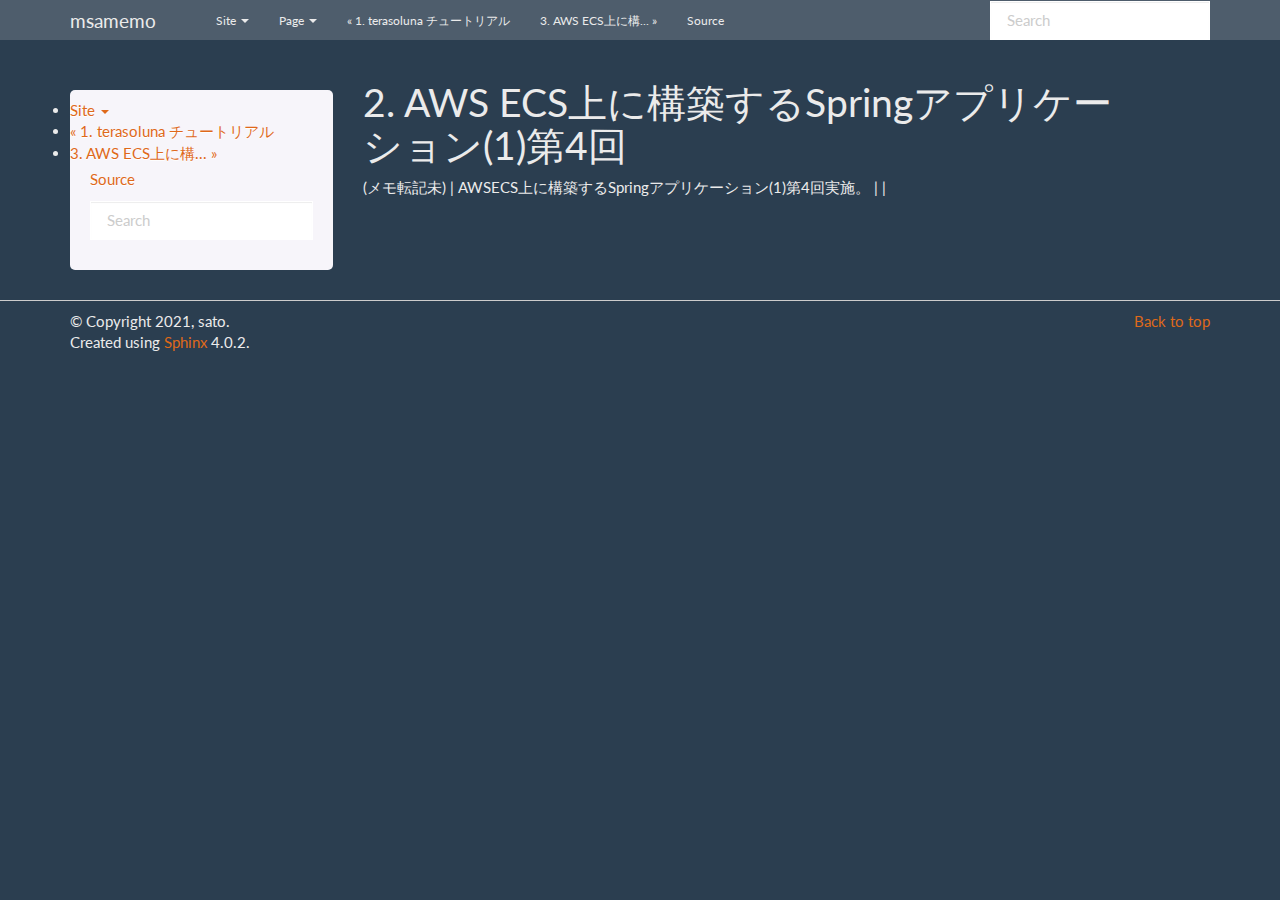
<file: memo/02_cnabase4.html>
<!DOCTYPE html>

<html lang="ja">
  <head>
    <meta charset="utf-8" />
    <meta name="viewport" content="width=device-width, initial-scale=1.0" />
    <title>2. AWS ECS上に構築するSpringアプリケーション(1)第4回 &#8212; msamemo 1.0.0 ドキュメント</title>
    <link rel="stylesheet" type="text/css" href="../_static/pygments.css" />
    <link rel="stylesheet" type="text/css" href="../_static/bootstrap-sphinx.css" />
    <script data-url_root="../" id="documentation_options" src="../_static/documentation_options.js"></script>
    <script src="../_static/jquery.js"></script>
    <script src="../_static/underscore.js"></script>
    <script src="../_static/doctools.js"></script>
    <script src="../_static/translations.js"></script>
    <link rel="index" title="索引" href="../genindex.html" />
    <link rel="search" title="検索" href="../search.html" />
    <link rel="next" title="3. AWS ECS上に構築するSpringアプリケーション(1)第5回" href="03_cnabase5.html" />
    <link rel="prev" title="1. terasoluna チュートリアル" href="01_terasoluna.html" />
<meta charset='utf-8'>
<meta http-equiv='X-UA-Compatible' content='IE=edge,chrome=1'>
<meta name='viewport' content='width=device-width, initial-scale=1.0, maximum-scale=1'>
<meta name="apple-mobile-web-app-capable" content="yes">
<script type="text/javascript" src="../_static/js/jquery-1.11.0.min.js "></script>
<script type="text/javascript" src="../_static/js/jquery-fix.js "></script>
<script type="text/javascript" src="../_static/bootstrap-3.3.7/js/bootstrap.min.js "></script>
<script type="text/javascript" src="../_static/bootstrap-sphinx.js "></script>

  </head><body>

  <div id="navbar" class="navbar navbar-default navbar-fixed-top">
    <div class="container">
      <div class="navbar-header">
        <!-- .btn-navbar is used as the toggle for collapsed navbar content -->
        <button type="button" class="navbar-toggle" data-toggle="collapse" data-target=".nav-collapse">
          <span class="icon-bar"></span>
          <span class="icon-bar"></span>
          <span class="icon-bar"></span>
        </button>
        <a class="navbar-brand" href="../index.html">
          msamemo</a>
        <span class="navbar-text navbar-version pull-left"><b></b></span>
      </div>

        <div class="collapse navbar-collapse nav-collapse">
          <ul class="nav navbar-nav">
            
            
              <li class="dropdown globaltoc-container">
  <a role="button"
     id="dLabelGlobalToc"
     data-toggle="dropdown"
     data-target="#"
     href="../index.html">Site <b class="caret"></b></a>
  <ul class="dropdown-menu globaltoc"
      role="menu"
      aria-labelledby="dLabelGlobalToc"><p class="caption"><span class="caption-text">setup:</span></p>
<ul>
<li class="toctree-l1"><a class="reference internal" href="00_sphinxinst.html">1. sphinxインストール</a></li>
</ul>
<p class="caption"><span class="caption-text">memo:</span></p>
<ul class="current">
<li class="toctree-l1"><a class="reference internal" href="01_terasoluna.html">1. terasoluna チュートリアル</a></li>
<li class="toctree-l1 current"><a class="current reference internal" href="#">2. AWS ECS上に構築するSpringアプリケーション(1)第4回</a></li>
<li class="toctree-l1"><a class="reference internal" href="03_cnabase5.html">3. AWS ECS上に構築するSpringアプリケーション(1)第5回</a></li>
<li class="toctree-l1"><a class="reference internal" href="04_cnabase6.html">4. AWS ECS上に構築するSpringアプリケーション(1)第6回</a></li>
<li class="toctree-l1"><a class="reference internal" href="05_cnabase7.html">5. AWS ECS上に構築するSpringアプリケーション(1)第7回</a></li>
</ul>
<p class="caption"><span class="caption-text">theme:</span></p>
<ul>
<li class="toctree-l1"><a class="reference internal" href="../theme/00_dis.html">1. テーマ活動</a></li>
</ul>
</ul>
</li>
              
                <li class="dropdown">
  <a role="button"
     id="dLabelLocalToc"
     data-toggle="dropdown"
     data-target="#"
     href="#">Page <b class="caret"></b></a>
  <ul class="dropdown-menu localtoc"
      role="menu"
      aria-labelledby="dLabelLocalToc"><ul>
<li><a class="reference internal" href="#">2. AWS ECS上に構築するSpringアプリケーション(1)第4回</a></li>
</ul>
</ul>
</li>
              
            
            
              
                
  <li>
    <a href="01_terasoluna.html" title="Previous Chapter: 1. terasoluna チュートリアル"><span class="glyphicon glyphicon-chevron-left visible-sm"></span><span class="hidden-sm hidden-tablet">&laquo; 1. terasoluna チュートリアル</span>
    </a>
  </li>
  <li>
    <a href="03_cnabase5.html" title="Next Chapter: 3. AWS ECS上に構築するSpringアプリケーション(1)第5回"><span class="glyphicon glyphicon-chevron-right visible-sm"></span><span class="hidden-sm hidden-tablet">3. AWS ECS上に構... &raquo;</span>
    </a>
  </li>
              
            
            
            
            
              <li class="hidden-sm">
<div id="sourcelink">
  <a href="../_sources/memo/02_cnabase4.rst.txt"
     rel="nofollow">Source</a>
</div></li>
            
          </ul>

          
            
<form class="navbar-form navbar-right" action="../search.html" method="get">
 <div class="form-group">
  <input type="text" name="q" class="form-control" placeholder="Search" />
 </div>
  <input type="hidden" name="check_keywords" value="yes" />
  <input type="hidden" name="area" value="default" />
</form>
          
        </div>
    </div>
  </div>

<div class="container">
  <div class="row">
      <div class="col-md-3">
        <div id="sidebar" class="bs-sidenav" role="complementary"><li class="dropdown globaltoc-container">
  <a role="button"
     id="dLabelGlobalToc"
     data-toggle="dropdown"
     data-target="#"
     href="../index.html">Site <b class="caret"></b></a>
  <ul class="dropdown-menu globaltoc"
      role="menu"
      aria-labelledby="dLabelGlobalToc"><p class="caption"><span class="caption-text">setup:</span></p>
<ul>
<li class="toctree-l1"><a class="reference internal" href="00_sphinxinst.html">1. sphinxインストール</a></li>
</ul>
<p class="caption"><span class="caption-text">memo:</span></p>
<ul class="current">
<li class="toctree-l1"><a class="reference internal" href="01_terasoluna.html">1. terasoluna チュートリアル</a></li>
<li class="toctree-l1 current"><a class="current reference internal" href="#">2. AWS ECS上に構築するSpringアプリケーション(1)第4回</a></li>
<li class="toctree-l1"><a class="reference internal" href="03_cnabase5.html">3. AWS ECS上に構築するSpringアプリケーション(1)第5回</a></li>
<li class="toctree-l1"><a class="reference internal" href="04_cnabase6.html">4. AWS ECS上に構築するSpringアプリケーション(1)第6回</a></li>
<li class="toctree-l1"><a class="reference internal" href="05_cnabase7.html">5. AWS ECS上に構築するSpringアプリケーション(1)第7回</a></li>
</ul>
<p class="caption"><span class="caption-text">theme:</span></p>
<ul>
<li class="toctree-l1"><a class="reference internal" href="../theme/00_dis.html">1. テーマ活動</a></li>
</ul>
</ul>
</li>
  <li>
    <a href="01_terasoluna.html" title="Previous Chapter: 1. terasoluna チュートリアル"><span class="glyphicon glyphicon-chevron-left visible-sm"></span><span class="hidden-sm hidden-tablet">&laquo; 1. terasoluna チュートリアル</span>
    </a>
  </li>
  <li>
    <a href="03_cnabase5.html" title="Next Chapter: 3. AWS ECS上に構築するSpringアプリケーション(1)第5回"><span class="glyphicon glyphicon-chevron-right visible-sm"></span><span class="hidden-sm hidden-tablet">3. AWS ECS上に構... &raquo;</span>
    </a>
  </li>
<div id="sourcelink">
  <a href="../_sources/memo/02_cnabase4.rst.txt"
     rel="nofollow">Source</a>
</div>
<form action="../search.html" method="get">
 <div class="form-group">
  <input type="text" name="q" class="form-control" placeholder="Search" />
 </div>
  <input type="hidden" name="check_keywords" value="yes" />
  <input type="hidden" name="area" value="default" />
</form>
        </div>
      </div>
    <div class="body col-md-9 content" role="main">
      
  <div class="section" id="aws-ecsspring-1-4">
<h1><span class="section-number">2. </span>AWS ECS上に構築するSpringアプリケーション(1)第4回<a class="headerlink" href="#aws-ecsspring-1-4" title="このヘッドラインへのパーマリンク">¶</a></h1>
<p>(メモ転記未)
| AWSECS上に構築するSpringアプリケーション(1)第4回実施。
|
|</p>
</div>


    </div>
      
  </div>
</div>
<footer class="footer">
  <div class="container">
    <p class="pull-right">
      <a href="#">Back to top</a>
      
    </p>
    <p>
        &copy; Copyright 2021, sato.<br/>
      Created using <a href="http://sphinx-doc.org/">Sphinx</a> 4.0.2.<br/>
    </p>
  </div>
</footer>
  </body>
</html>
</file>
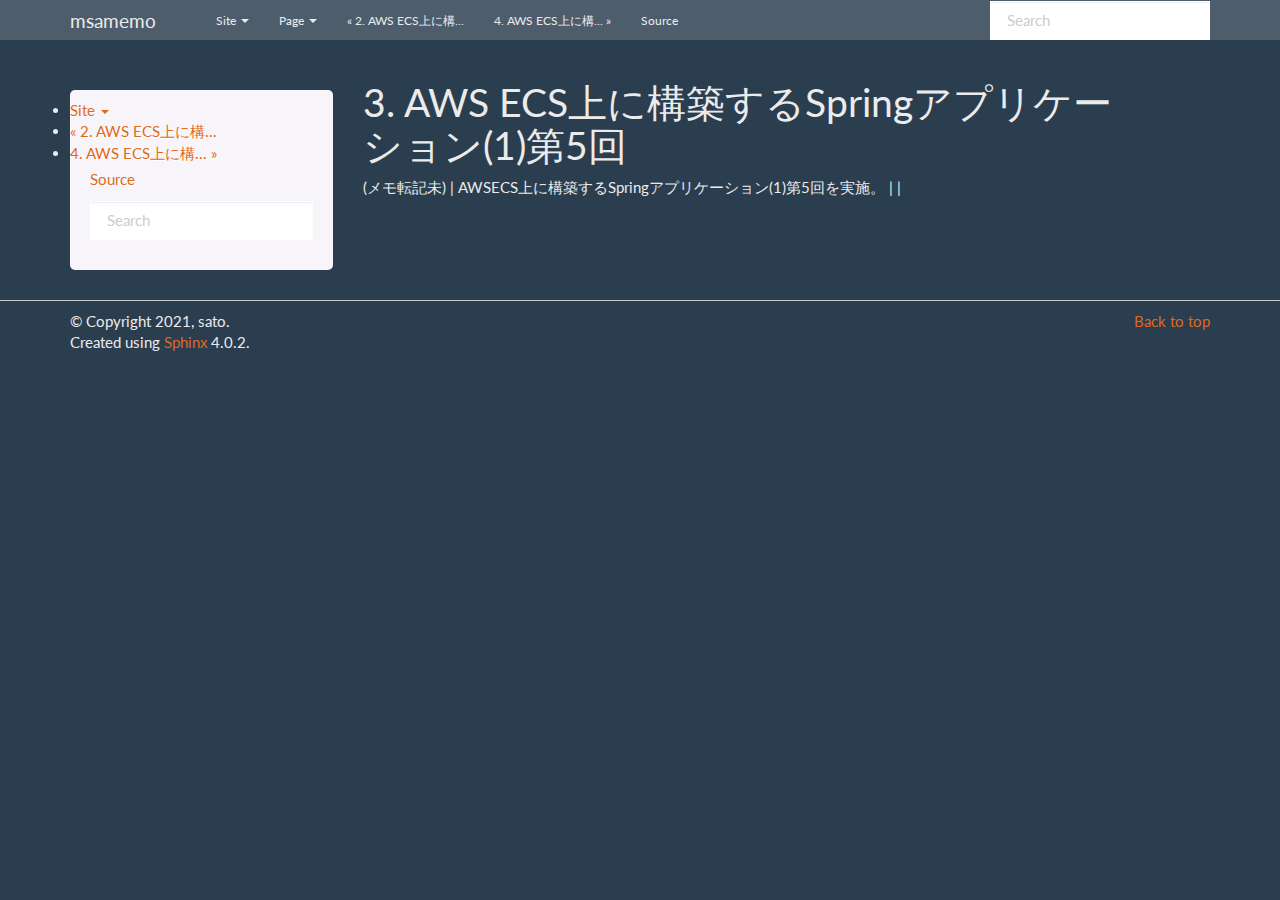
<file: memo/03_cnabase5.html>
<!DOCTYPE html>

<html lang="ja">
  <head>
    <meta charset="utf-8" />
    <meta name="viewport" content="width=device-width, initial-scale=1.0" />
    <title>3. AWS ECS上に構築するSpringアプリケーション(1)第5回 &#8212; msamemo 1.0.0 ドキュメント</title>
    <link rel="stylesheet" type="text/css" href="../_static/pygments.css" />
    <link rel="stylesheet" type="text/css" href="../_static/bootstrap-sphinx.css" />
    <script data-url_root="../" id="documentation_options" src="../_static/documentation_options.js"></script>
    <script src="../_static/jquery.js"></script>
    <script src="../_static/underscore.js"></script>
    <script src="../_static/doctools.js"></script>
    <script src="../_static/translations.js"></script>
    <link rel="index" title="索引" href="../genindex.html" />
    <link rel="search" title="検索" href="../search.html" />
    <link rel="next" title="4. AWS ECS上に構築するSpringアプリケーション(1)第6回" href="04_cnabase6.html" />
    <link rel="prev" title="2. AWS ECS上に構築するSpringアプリケーション(1)第4回" href="02_cnabase4.html" />
<meta charset='utf-8'>
<meta http-equiv='X-UA-Compatible' content='IE=edge,chrome=1'>
<meta name='viewport' content='width=device-width, initial-scale=1.0, maximum-scale=1'>
<meta name="apple-mobile-web-app-capable" content="yes">
<script type="text/javascript" src="../_static/js/jquery-1.11.0.min.js "></script>
<script type="text/javascript" src="../_static/js/jquery-fix.js "></script>
<script type="text/javascript" src="../_static/bootstrap-3.3.7/js/bootstrap.min.js "></script>
<script type="text/javascript" src="../_static/bootstrap-sphinx.js "></script>

  </head><body>

  <div id="navbar" class="navbar navbar-default navbar-fixed-top">
    <div class="container">
      <div class="navbar-header">
        <!-- .btn-navbar is used as the toggle for collapsed navbar content -->
        <button type="button" class="navbar-toggle" data-toggle="collapse" data-target=".nav-collapse">
          <span class="icon-bar"></span>
          <span class="icon-bar"></span>
          <span class="icon-bar"></span>
        </button>
        <a class="navbar-brand" href="../index.html">
          msamemo</a>
        <span class="navbar-text navbar-version pull-left"><b></b></span>
      </div>

        <div class="collapse navbar-collapse nav-collapse">
          <ul class="nav navbar-nav">
            
            
              <li class="dropdown globaltoc-container">
  <a role="button"
     id="dLabelGlobalToc"
     data-toggle="dropdown"
     data-target="#"
     href="../index.html">Site <b class="caret"></b></a>
  <ul class="dropdown-menu globaltoc"
      role="menu"
      aria-labelledby="dLabelGlobalToc"><p class="caption"><span class="caption-text">setup:</span></p>
<ul>
<li class="toctree-l1"><a class="reference internal" href="00_sphinxinst.html">1. sphinxインストール</a></li>
</ul>
<p class="caption"><span class="caption-text">memo:</span></p>
<ul class="current">
<li class="toctree-l1"><a class="reference internal" href="01_terasoluna.html">1. terasoluna チュートリアル</a></li>
<li class="toctree-l1"><a class="reference internal" href="02_cnabase4.html">2. AWS ECS上に構築するSpringアプリケーション(1)第4回</a></li>
<li class="toctree-l1 current"><a class="current reference internal" href="#">3. AWS ECS上に構築するSpringアプリケーション(1)第5回</a></li>
<li class="toctree-l1"><a class="reference internal" href="04_cnabase6.html">4. AWS ECS上に構築するSpringアプリケーション(1)第6回</a></li>
<li class="toctree-l1"><a class="reference internal" href="05_cnabase7.html">5. AWS ECS上に構築するSpringアプリケーション(1)第7回</a></li>
</ul>
<p class="caption"><span class="caption-text">theme:</span></p>
<ul>
<li class="toctree-l1"><a class="reference internal" href="../theme/00_dis.html">1. テーマ活動</a></li>
</ul>
</ul>
</li>
              
                <li class="dropdown">
  <a role="button"
     id="dLabelLocalToc"
     data-toggle="dropdown"
     data-target="#"
     href="#">Page <b class="caret"></b></a>
  <ul class="dropdown-menu localtoc"
      role="menu"
      aria-labelledby="dLabelLocalToc"><ul>
<li><a class="reference internal" href="#">3. AWS ECS上に構築するSpringアプリケーション(1)第5回</a></li>
</ul>
</ul>
</li>
              
            
            
              
                
  <li>
    <a href="02_cnabase4.html" title="Previous Chapter: 2. AWS ECS上に構築するSpringアプリケーション(1)第4回"><span class="glyphicon glyphicon-chevron-left visible-sm"></span><span class="hidden-sm hidden-tablet">&laquo; 2. AWS ECS上に構...</span>
    </a>
  </li>
  <li>
    <a href="04_cnabase6.html" title="Next Chapter: 4. AWS ECS上に構築するSpringアプリケーション(1)第6回"><span class="glyphicon glyphicon-chevron-right visible-sm"></span><span class="hidden-sm hidden-tablet">4. AWS ECS上に構... &raquo;</span>
    </a>
  </li>
              
            
            
            
            
              <li class="hidden-sm">
<div id="sourcelink">
  <a href="../_sources/memo/03_cnabase5.rst.txt"
     rel="nofollow">Source</a>
</div></li>
            
          </ul>

          
            
<form class="navbar-form navbar-right" action="../search.html" method="get">
 <div class="form-group">
  <input type="text" name="q" class="form-control" placeholder="Search" />
 </div>
  <input type="hidden" name="check_keywords" value="yes" />
  <input type="hidden" name="area" value="default" />
</form>
          
        </div>
    </div>
  </div>

<div class="container">
  <div class="row">
      <div class="col-md-3">
        <div id="sidebar" class="bs-sidenav" role="complementary"><li class="dropdown globaltoc-container">
  <a role="button"
     id="dLabelGlobalToc"
     data-toggle="dropdown"
     data-target="#"
     href="../index.html">Site <b class="caret"></b></a>
  <ul class="dropdown-menu globaltoc"
      role="menu"
      aria-labelledby="dLabelGlobalToc"><p class="caption"><span class="caption-text">setup:</span></p>
<ul>
<li class="toctree-l1"><a class="reference internal" href="00_sphinxinst.html">1. sphinxインストール</a></li>
</ul>
<p class="caption"><span class="caption-text">memo:</span></p>
<ul class="current">
<li class="toctree-l1"><a class="reference internal" href="01_terasoluna.html">1. terasoluna チュートリアル</a></li>
<li class="toctree-l1"><a class="reference internal" href="02_cnabase4.html">2. AWS ECS上に構築するSpringアプリケーション(1)第4回</a></li>
<li class="toctree-l1 current"><a class="current reference internal" href="#">3. AWS ECS上に構築するSpringアプリケーション(1)第5回</a></li>
<li class="toctree-l1"><a class="reference internal" href="04_cnabase6.html">4. AWS ECS上に構築するSpringアプリケーション(1)第6回</a></li>
<li class="toctree-l1"><a class="reference internal" href="05_cnabase7.html">5. AWS ECS上に構築するSpringアプリケーション(1)第7回</a></li>
</ul>
<p class="caption"><span class="caption-text">theme:</span></p>
<ul>
<li class="toctree-l1"><a class="reference internal" href="../theme/00_dis.html">1. テーマ活動</a></li>
</ul>
</ul>
</li>
  <li>
    <a href="02_cnabase4.html" title="Previous Chapter: 2. AWS ECS上に構築するSpringアプリケーション(1)第4回"><span class="glyphicon glyphicon-chevron-left visible-sm"></span><span class="hidden-sm hidden-tablet">&laquo; 2. AWS ECS上に構...</span>
    </a>
  </li>
  <li>
    <a href="04_cnabase6.html" title="Next Chapter: 4. AWS ECS上に構築するSpringアプリケーション(1)第6回"><span class="glyphicon glyphicon-chevron-right visible-sm"></span><span class="hidden-sm hidden-tablet">4. AWS ECS上に構... &raquo;</span>
    </a>
  </li>
<div id="sourcelink">
  <a href="../_sources/memo/03_cnabase5.rst.txt"
     rel="nofollow">Source</a>
</div>
<form action="../search.html" method="get">
 <div class="form-group">
  <input type="text" name="q" class="form-control" placeholder="Search" />
 </div>
  <input type="hidden" name="check_keywords" value="yes" />
  <input type="hidden" name="area" value="default" />
</form>
        </div>
      </div>
    <div class="body col-md-9 content" role="main">
      
  <div class="section" id="aws-ecsspring-1-5">
<h1><span class="section-number">3. </span>AWS ECS上に構築するSpringアプリケーション(1)第5回<a class="headerlink" href="#aws-ecsspring-1-5" title="このヘッドラインへのパーマリンク">¶</a></h1>
<p>(メモ転記未)
| AWSECS上に構築するSpringアプリケーション(1)第5回を実施。
|
|</p>
</div>


    </div>
      
  </div>
</div>
<footer class="footer">
  <div class="container">
    <p class="pull-right">
      <a href="#">Back to top</a>
      
    </p>
    <p>
        &copy; Copyright 2021, sato.<br/>
      Created using <a href="http://sphinx-doc.org/">Sphinx</a> 4.0.2.<br/>
    </p>
  </div>
</footer>
  </body>
</html>
</file>
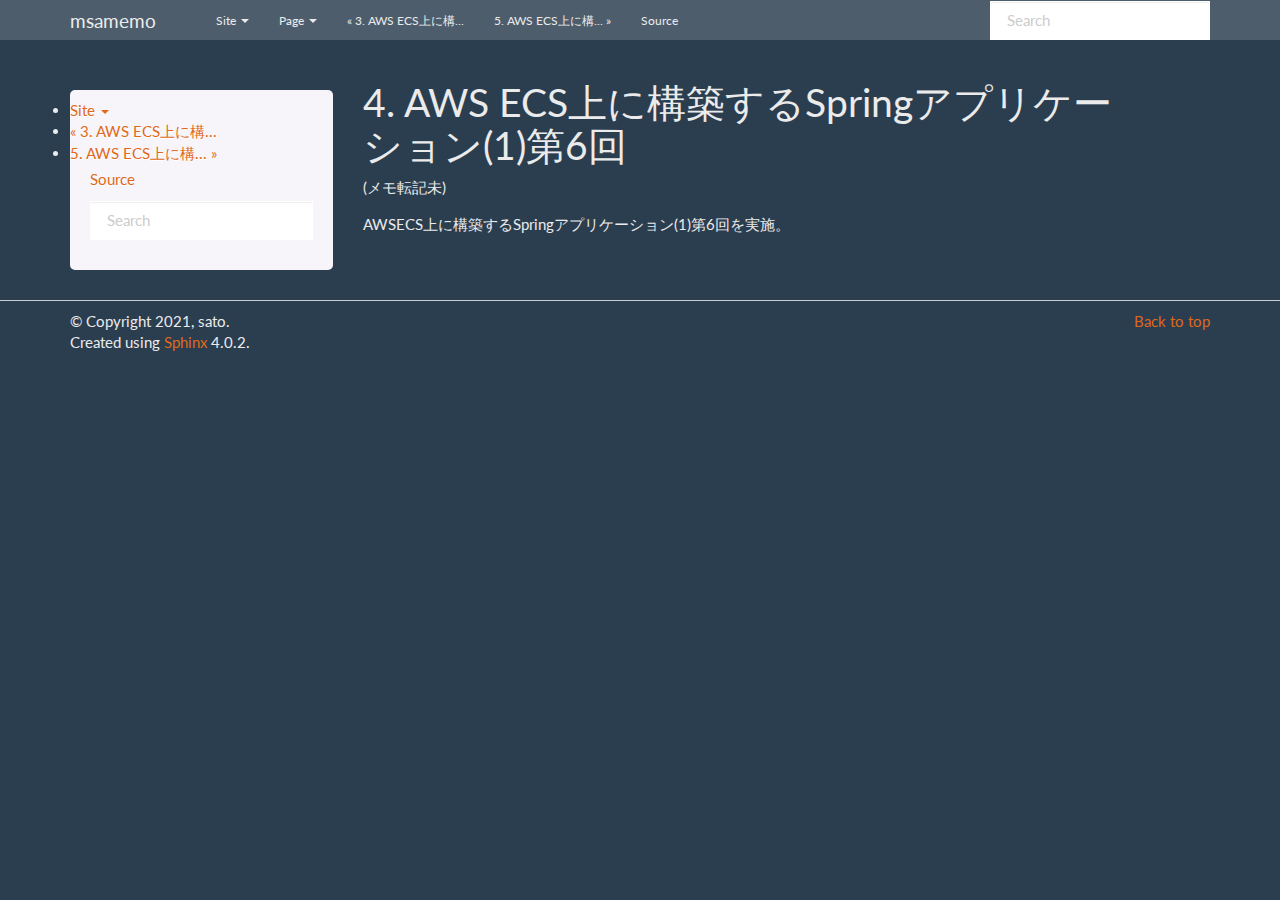
<file: memo/04_cnabase6.html>
<!DOCTYPE html>

<html lang="ja">
  <head>
    <meta charset="utf-8" />
    <meta name="viewport" content="width=device-width, initial-scale=1.0" />
    <title>4. AWS ECS上に構築するSpringアプリケーション(1)第6回 &#8212; msamemo 1.0.0 ドキュメント</title>
    <link rel="stylesheet" type="text/css" href="../_static/pygments.css" />
    <link rel="stylesheet" type="text/css" href="../_static/bootstrap-sphinx.css" />
    <script data-url_root="../" id="documentation_options" src="../_static/documentation_options.js"></script>
    <script src="../_static/jquery.js"></script>
    <script src="../_static/underscore.js"></script>
    <script src="../_static/doctools.js"></script>
    <script src="../_static/translations.js"></script>
    <link rel="index" title="索引" href="../genindex.html" />
    <link rel="search" title="検索" href="../search.html" />
    <link rel="next" title="5. AWS ECS上に構築するSpringアプリケーション(1)第7回" href="05_cnabase7.html" />
    <link rel="prev" title="3. AWS ECS上に構築するSpringアプリケーション(1)第5回" href="03_cnabase5.html" />
<meta charset='utf-8'>
<meta http-equiv='X-UA-Compatible' content='IE=edge,chrome=1'>
<meta name='viewport' content='width=device-width, initial-scale=1.0, maximum-scale=1'>
<meta name="apple-mobile-web-app-capable" content="yes">
<script type="text/javascript" src="../_static/js/jquery-1.11.0.min.js "></script>
<script type="text/javascript" src="../_static/js/jquery-fix.js "></script>
<script type="text/javascript" src="../_static/bootstrap-3.3.7/js/bootstrap.min.js "></script>
<script type="text/javascript" src="../_static/bootstrap-sphinx.js "></script>

  </head><body>

  <div id="navbar" class="navbar navbar-default navbar-fixed-top">
    <div class="container">
      <div class="navbar-header">
        <!-- .btn-navbar is used as the toggle for collapsed navbar content -->
        <button type="button" class="navbar-toggle" data-toggle="collapse" data-target=".nav-collapse">
          <span class="icon-bar"></span>
          <span class="icon-bar"></span>
          <span class="icon-bar"></span>
        </button>
        <a class="navbar-brand" href="../index.html">
          msamemo</a>
        <span class="navbar-text navbar-version pull-left"><b></b></span>
      </div>

        <div class="collapse navbar-collapse nav-collapse">
          <ul class="nav navbar-nav">
            
            
              <li class="dropdown globaltoc-container">
  <a role="button"
     id="dLabelGlobalToc"
     data-toggle="dropdown"
     data-target="#"
     href="../index.html">Site <b class="caret"></b></a>
  <ul class="dropdown-menu globaltoc"
      role="menu"
      aria-labelledby="dLabelGlobalToc"><p class="caption"><span class="caption-text">setup:</span></p>
<ul>
<li class="toctree-l1"><a class="reference internal" href="00_sphinxinst.html">1. sphinxインストール</a></li>
</ul>
<p class="caption"><span class="caption-text">memo:</span></p>
<ul class="current">
<li class="toctree-l1"><a class="reference internal" href="01_terasoluna.html">1. terasoluna チュートリアル</a></li>
<li class="toctree-l1"><a class="reference internal" href="02_cnabase4.html">2. AWS ECS上に構築するSpringアプリケーション(1)第4回</a></li>
<li class="toctree-l1"><a class="reference internal" href="03_cnabase5.html">3. AWS ECS上に構築するSpringアプリケーション(1)第5回</a></li>
<li class="toctree-l1 current"><a class="current reference internal" href="#">4. AWS ECS上に構築するSpringアプリケーション(1)第6回</a></li>
<li class="toctree-l1"><a class="reference internal" href="05_cnabase7.html">5. AWS ECS上に構築するSpringアプリケーション(1)第7回</a></li>
</ul>
<p class="caption"><span class="caption-text">theme:</span></p>
<ul>
<li class="toctree-l1"><a class="reference internal" href="../theme/00_dis.html">1. テーマ活動</a></li>
</ul>
</ul>
</li>
              
                <li class="dropdown">
  <a role="button"
     id="dLabelLocalToc"
     data-toggle="dropdown"
     data-target="#"
     href="#">Page <b class="caret"></b></a>
  <ul class="dropdown-menu localtoc"
      role="menu"
      aria-labelledby="dLabelLocalToc"><ul>
<li><a class="reference internal" href="#">4. AWS ECS上に構築するSpringアプリケーション(1)第6回</a></li>
</ul>
</ul>
</li>
              
            
            
              
                
  <li>
    <a href="03_cnabase5.html" title="Previous Chapter: 3. AWS ECS上に構築するSpringアプリケーション(1)第5回"><span class="glyphicon glyphicon-chevron-left visible-sm"></span><span class="hidden-sm hidden-tablet">&laquo; 3. AWS ECS上に構...</span>
    </a>
  </li>
  <li>
    <a href="05_cnabase7.html" title="Next Chapter: 5. AWS ECS上に構築するSpringアプリケーション(1)第7回"><span class="glyphicon glyphicon-chevron-right visible-sm"></span><span class="hidden-sm hidden-tablet">5. AWS ECS上に構... &raquo;</span>
    </a>
  </li>
              
            
            
            
            
              <li class="hidden-sm">
<div id="sourcelink">
  <a href="../_sources/memo/04_cnabase6.rst.txt"
     rel="nofollow">Source</a>
</div></li>
            
          </ul>

          
            
<form class="navbar-form navbar-right" action="../search.html" method="get">
 <div class="form-group">
  <input type="text" name="q" class="form-control" placeholder="Search" />
 </div>
  <input type="hidden" name="check_keywords" value="yes" />
  <input type="hidden" name="area" value="default" />
</form>
          
        </div>
    </div>
  </div>

<div class="container">
  <div class="row">
      <div class="col-md-3">
        <div id="sidebar" class="bs-sidenav" role="complementary"><li class="dropdown globaltoc-container">
  <a role="button"
     id="dLabelGlobalToc"
     data-toggle="dropdown"
     data-target="#"
     href="../index.html">Site <b class="caret"></b></a>
  <ul class="dropdown-menu globaltoc"
      role="menu"
      aria-labelledby="dLabelGlobalToc"><p class="caption"><span class="caption-text">setup:</span></p>
<ul>
<li class="toctree-l1"><a class="reference internal" href="00_sphinxinst.html">1. sphinxインストール</a></li>
</ul>
<p class="caption"><span class="caption-text">memo:</span></p>
<ul class="current">
<li class="toctree-l1"><a class="reference internal" href="01_terasoluna.html">1. terasoluna チュートリアル</a></li>
<li class="toctree-l1"><a class="reference internal" href="02_cnabase4.html">2. AWS ECS上に構築するSpringアプリケーション(1)第4回</a></li>
<li class="toctree-l1"><a class="reference internal" href="03_cnabase5.html">3. AWS ECS上に構築するSpringアプリケーション(1)第5回</a></li>
<li class="toctree-l1 current"><a class="current reference internal" href="#">4. AWS ECS上に構築するSpringアプリケーション(1)第6回</a></li>
<li class="toctree-l1"><a class="reference internal" href="05_cnabase7.html">5. AWS ECS上に構築するSpringアプリケーション(1)第7回</a></li>
</ul>
<p class="caption"><span class="caption-text">theme:</span></p>
<ul>
<li class="toctree-l1"><a class="reference internal" href="../theme/00_dis.html">1. テーマ活動</a></li>
</ul>
</ul>
</li>
  <li>
    <a href="03_cnabase5.html" title="Previous Chapter: 3. AWS ECS上に構築するSpringアプリケーション(1)第5回"><span class="glyphicon glyphicon-chevron-left visible-sm"></span><span class="hidden-sm hidden-tablet">&laquo; 3. AWS ECS上に構...</span>
    </a>
  </li>
  <li>
    <a href="05_cnabase7.html" title="Next Chapter: 5. AWS ECS上に構築するSpringアプリケーション(1)第7回"><span class="glyphicon glyphicon-chevron-right visible-sm"></span><span class="hidden-sm hidden-tablet">5. AWS ECS上に構... &raquo;</span>
    </a>
  </li>
<div id="sourcelink">
  <a href="../_sources/memo/04_cnabase6.rst.txt"
     rel="nofollow">Source</a>
</div>
<form action="../search.html" method="get">
 <div class="form-group">
  <input type="text" name="q" class="form-control" placeholder="Search" />
 </div>
  <input type="hidden" name="check_keywords" value="yes" />
  <input type="hidden" name="area" value="default" />
</form>
        </div>
      </div>
    <div class="body col-md-9 content" role="main">
      
  <div class="section" id="aws-ecsspring-1-6">
<h1><span class="section-number">4. </span>AWS ECS上に構築するSpringアプリケーション(1)第6回<a class="headerlink" href="#aws-ecsspring-1-6" title="このヘッドラインへのパーマリンク">¶</a></h1>
<p>(メモ転記未)</p>
<div class="line-block">
<div class="line">AWSECS上に構築するSpringアプリケーション(1)第6回を実施。</div>
<div class="line"><br /></div>
<div class="line"><br /></div>
</div>
</div>


    </div>
      
  </div>
</div>
<footer class="footer">
  <div class="container">
    <p class="pull-right">
      <a href="#">Back to top</a>
      
    </p>
    <p>
        &copy; Copyright 2021, sato.<br/>
      Created using <a href="http://sphinx-doc.org/">Sphinx</a> 4.0.2.<br/>
    </p>
  </div>
</footer>
  </body>
</html>
</file>
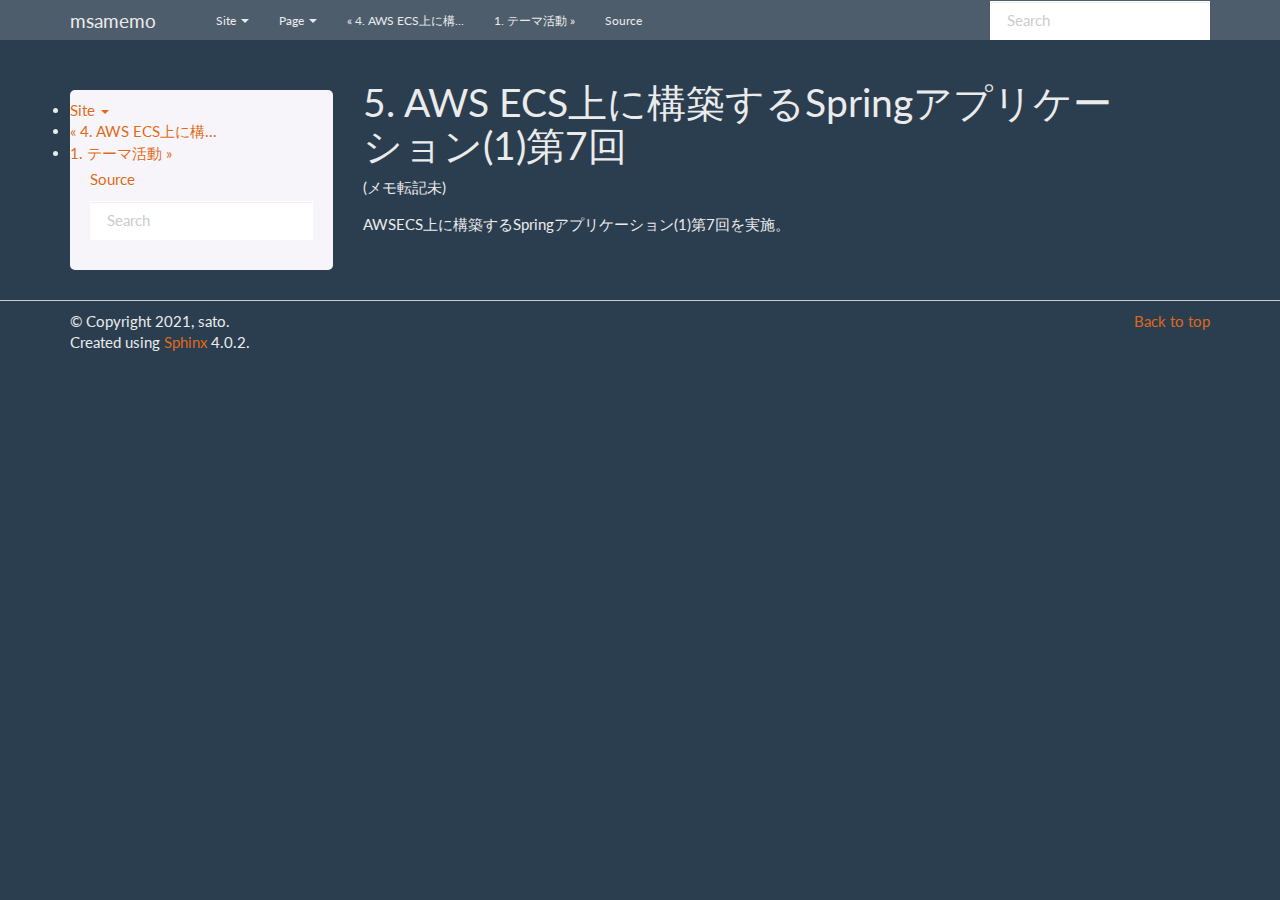
<file: memo/05_cnabase7.html>
<!DOCTYPE html>

<html lang="ja">
  <head>
    <meta charset="utf-8" />
    <meta name="viewport" content="width=device-width, initial-scale=1.0" />
    <title>5. AWS ECS上に構築するSpringアプリケーション(1)第7回 &#8212; msamemo 1.0.0 ドキュメント</title>
    <link rel="stylesheet" type="text/css" href="../_static/pygments.css" />
    <link rel="stylesheet" type="text/css" href="../_static/bootstrap-sphinx.css" />
    <script data-url_root="../" id="documentation_options" src="../_static/documentation_options.js"></script>
    <script src="../_static/jquery.js"></script>
    <script src="../_static/underscore.js"></script>
    <script src="../_static/doctools.js"></script>
    <script src="../_static/translations.js"></script>
    <link rel="index" title="索引" href="../genindex.html" />
    <link rel="search" title="検索" href="../search.html" />
    <link rel="next" title="1. テーマ活動" href="../theme/00_dis.html" />
    <link rel="prev" title="4. AWS ECS上に構築するSpringアプリケーション(1)第6回" href="04_cnabase6.html" />
<meta charset='utf-8'>
<meta http-equiv='X-UA-Compatible' content='IE=edge,chrome=1'>
<meta name='viewport' content='width=device-width, initial-scale=1.0, maximum-scale=1'>
<meta name="apple-mobile-web-app-capable" content="yes">
<script type="text/javascript" src="../_static/js/jquery-1.11.0.min.js "></script>
<script type="text/javascript" src="../_static/js/jquery-fix.js "></script>
<script type="text/javascript" src="../_static/bootstrap-3.3.7/js/bootstrap.min.js "></script>
<script type="text/javascript" src="../_static/bootstrap-sphinx.js "></script>

  </head><body>

  <div id="navbar" class="navbar navbar-default navbar-fixed-top">
    <div class="container">
      <div class="navbar-header">
        <!-- .btn-navbar is used as the toggle for collapsed navbar content -->
        <button type="button" class="navbar-toggle" data-toggle="collapse" data-target=".nav-collapse">
          <span class="icon-bar"></span>
          <span class="icon-bar"></span>
          <span class="icon-bar"></span>
        </button>
        <a class="navbar-brand" href="../index.html">
          msamemo</a>
        <span class="navbar-text navbar-version pull-left"><b></b></span>
      </div>

        <div class="collapse navbar-collapse nav-collapse">
          <ul class="nav navbar-nav">
            
            
              <li class="dropdown globaltoc-container">
  <a role="button"
     id="dLabelGlobalToc"
     data-toggle="dropdown"
     data-target="#"
     href="../index.html">Site <b class="caret"></b></a>
  <ul class="dropdown-menu globaltoc"
      role="menu"
      aria-labelledby="dLabelGlobalToc"><p class="caption"><span class="caption-text">setup:</span></p>
<ul>
<li class="toctree-l1"><a class="reference internal" href="00_sphinxinst.html">1. sphinxインストール</a></li>
</ul>
<p class="caption"><span class="caption-text">memo:</span></p>
<ul class="current">
<li class="toctree-l1"><a class="reference internal" href="01_terasoluna.html">1. terasoluna チュートリアル</a></li>
<li class="toctree-l1"><a class="reference internal" href="02_cnabase4.html">2. AWS ECS上に構築するSpringアプリケーション(1)第4回</a></li>
<li class="toctree-l1"><a class="reference internal" href="03_cnabase5.html">3. AWS ECS上に構築するSpringアプリケーション(1)第5回</a></li>
<li class="toctree-l1"><a class="reference internal" href="04_cnabase6.html">4. AWS ECS上に構築するSpringアプリケーション(1)第6回</a></li>
<li class="toctree-l1 current"><a class="current reference internal" href="#">5. AWS ECS上に構築するSpringアプリケーション(1)第7回</a></li>
</ul>
<p class="caption"><span class="caption-text">theme:</span></p>
<ul>
<li class="toctree-l1"><a class="reference internal" href="../theme/00_dis.html">1. テーマ活動</a></li>
</ul>
</ul>
</li>
              
                <li class="dropdown">
  <a role="button"
     id="dLabelLocalToc"
     data-toggle="dropdown"
     data-target="#"
     href="#">Page <b class="caret"></b></a>
  <ul class="dropdown-menu localtoc"
      role="menu"
      aria-labelledby="dLabelLocalToc"><ul>
<li><a class="reference internal" href="#">5. AWS ECS上に構築するSpringアプリケーション(1)第7回</a></li>
</ul>
</ul>
</li>
              
            
            
              
                
  <li>
    <a href="04_cnabase6.html" title="Previous Chapter: 4. AWS ECS上に構築するSpringアプリケーション(1)第6回"><span class="glyphicon glyphicon-chevron-left visible-sm"></span><span class="hidden-sm hidden-tablet">&laquo; 4. AWS ECS上に構...</span>
    </a>
  </li>
  <li>
    <a href="../theme/00_dis.html" title="Next Chapter: 1. テーマ活動"><span class="glyphicon glyphicon-chevron-right visible-sm"></span><span class="hidden-sm hidden-tablet">1. テーマ活動 &raquo;</span>
    </a>
  </li>
              
            
            
            
            
              <li class="hidden-sm">
<div id="sourcelink">
  <a href="../_sources/memo/05_cnabase7.rst.txt"
     rel="nofollow">Source</a>
</div></li>
            
          </ul>

          
            
<form class="navbar-form navbar-right" action="../search.html" method="get">
 <div class="form-group">
  <input type="text" name="q" class="form-control" placeholder="Search" />
 </div>
  <input type="hidden" name="check_keywords" value="yes" />
  <input type="hidden" name="area" value="default" />
</form>
          
        </div>
    </div>
  </div>

<div class="container">
  <div class="row">
      <div class="col-md-3">
        <div id="sidebar" class="bs-sidenav" role="complementary"><li class="dropdown globaltoc-container">
  <a role="button"
     id="dLabelGlobalToc"
     data-toggle="dropdown"
     data-target="#"
     href="../index.html">Site <b class="caret"></b></a>
  <ul class="dropdown-menu globaltoc"
      role="menu"
      aria-labelledby="dLabelGlobalToc"><p class="caption"><span class="caption-text">setup:</span></p>
<ul>
<li class="toctree-l1"><a class="reference internal" href="00_sphinxinst.html">1. sphinxインストール</a></li>
</ul>
<p class="caption"><span class="caption-text">memo:</span></p>
<ul class="current">
<li class="toctree-l1"><a class="reference internal" href="01_terasoluna.html">1. terasoluna チュートリアル</a></li>
<li class="toctree-l1"><a class="reference internal" href="02_cnabase4.html">2. AWS ECS上に構築するSpringアプリケーション(1)第4回</a></li>
<li class="toctree-l1"><a class="reference internal" href="03_cnabase5.html">3. AWS ECS上に構築するSpringアプリケーション(1)第5回</a></li>
<li class="toctree-l1"><a class="reference internal" href="04_cnabase6.html">4. AWS ECS上に構築するSpringアプリケーション(1)第6回</a></li>
<li class="toctree-l1 current"><a class="current reference internal" href="#">5. AWS ECS上に構築するSpringアプリケーション(1)第7回</a></li>
</ul>
<p class="caption"><span class="caption-text">theme:</span></p>
<ul>
<li class="toctree-l1"><a class="reference internal" href="../theme/00_dis.html">1. テーマ活動</a></li>
</ul>
</ul>
</li>
  <li>
    <a href="04_cnabase6.html" title="Previous Chapter: 4. AWS ECS上に構築するSpringアプリケーション(1)第6回"><span class="glyphicon glyphicon-chevron-left visible-sm"></span><span class="hidden-sm hidden-tablet">&laquo; 4. AWS ECS上に構...</span>
    </a>
  </li>
  <li>
    <a href="../theme/00_dis.html" title="Next Chapter: 1. テーマ活動"><span class="glyphicon glyphicon-chevron-right visible-sm"></span><span class="hidden-sm hidden-tablet">1. テーマ活動 &raquo;</span>
    </a>
  </li>
<div id="sourcelink">
  <a href="../_sources/memo/05_cnabase7.rst.txt"
     rel="nofollow">Source</a>
</div>
<form action="../search.html" method="get">
 <div class="form-group">
  <input type="text" name="q" class="form-control" placeholder="Search" />
 </div>
  <input type="hidden" name="check_keywords" value="yes" />
  <input type="hidden" name="area" value="default" />
</form>
        </div>
      </div>
    <div class="body col-md-9 content" role="main">
      
  <div class="section" id="aws-ecsspring-1-7">
<h1><span class="section-number">5. </span>AWS ECS上に構築するSpringアプリケーション(1)第7回<a class="headerlink" href="#aws-ecsspring-1-7" title="このヘッドラインへのパーマリンク">¶</a></h1>
<p>(メモ転記未)</p>
<div class="line-block">
<div class="line">AWSECS上に構築するSpringアプリケーション(1)第7回を実施。</div>
<div class="line"><br /></div>
<div class="line"><br /></div>
</div>
</div>


    </div>
      
  </div>
</div>
<footer class="footer">
  <div class="container">
    <p class="pull-right">
      <a href="#">Back to top</a>
      
    </p>
    <p>
        &copy; Copyright 2021, sato.<br/>
      Created using <a href="http://sphinx-doc.org/">Sphinx</a> 4.0.2.<br/>
    </p>
  </div>
</footer>
  </body>
</html>
</file>
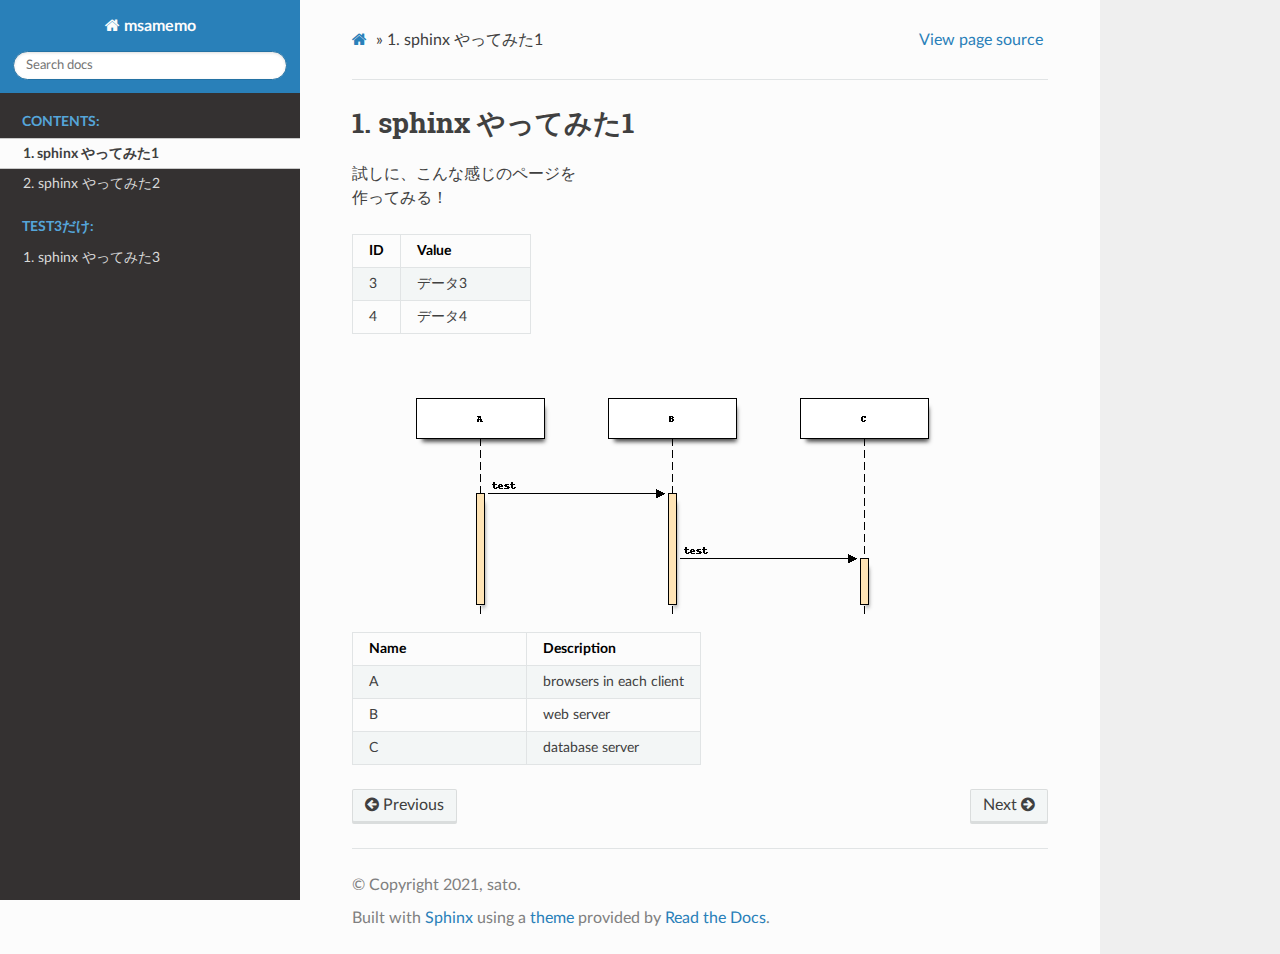
<file: test/test1.html>
<!DOCTYPE html>
<html class="writer-html5" lang="ja" >
<head>
  <meta charset="utf-8" />
  
  <meta name="viewport" content="width=device-width, initial-scale=1.0" />
  
  <title>1. sphinx やってみた1 &mdash; msamemo 1.0.0 ドキュメント</title>
  

  
  <link rel="stylesheet" href="../_static/css/theme.css" type="text/css" />
  <link rel="stylesheet" href="../_static/pygments.css" type="text/css" />
  <link rel="stylesheet" href="../_static/pygments.css" type="text/css" />
  <link rel="stylesheet" href="../_static/css/theme.css" type="text/css" />

  
  

  
  

  

  
  <!--[if lt IE 9]>
    <script src="../_static/js/html5shiv.min.js"></script>
  <![endif]-->
  
    
      <script type="text/javascript" id="documentation_options" data-url_root="../" src="../_static/documentation_options.js"></script>
        <script data-url_root="../" id="documentation_options" src="../_static/documentation_options.js"></script>
        <script src="../_static/jquery.js"></script>
        <script src="../_static/underscore.js"></script>
        <script src="../_static/doctools.js"></script>
        <script src="../_static/translations.js"></script>
    
    <script type="text/javascript" src="../_static/js/theme.js"></script>

    
    <link rel="index" title="索引" href="../genindex.html" />
    <link rel="search" title="検索" href="../search.html" />
    <link rel="next" title="2. sphinx やってみた2" href="test2.html" />
    <link rel="prev" title="Welcome to msamemo&#39;s documentation!" href="../index.html" /> 
</head>

<body class="wy-body-for-nav">

   
  <div class="wy-grid-for-nav">
    
    <nav data-toggle="wy-nav-shift" class="wy-nav-side">
      <div class="wy-side-scroll">
        <div class="wy-side-nav-search" >
          

          
            <a href="../index.html" class="icon icon-home"> msamemo
          

          
          </a>

          
            
            
          

          
<div role="search">
  <form id="rtd-search-form" class="wy-form" action="../search.html" method="get">
    <input type="text" name="q" placeholder="Search docs" />
    <input type="hidden" name="check_keywords" value="yes" />
    <input type="hidden" name="area" value="default" />
  </form>
</div>

          
        </div>

        
        <div class="wy-menu wy-menu-vertical" data-spy="affix" role="navigation" aria-label="main navigation">
          
            
            
              
            
            
              <p class="caption"><span class="caption-text">Contents:</span></p>
<ul class="current">
<li class="toctree-l1 current"><a class="current reference internal" href="#">1. sphinx やってみた1</a></li>
<li class="toctree-l1"><a class="reference internal" href="test2.html">2. sphinx やってみた2</a></li>
</ul>
<p class="caption"><span class="caption-text">test3だけ:</span></p>
<ul>
<li class="toctree-l1"><a class="reference internal" href="test3.html">1. sphinx やってみた3</a></li>
</ul>

            
          
        </div>
        
      </div>
    </nav>

    <section data-toggle="wy-nav-shift" class="wy-nav-content-wrap">

      
      <nav class="wy-nav-top" aria-label="top navigation">
        
          <i data-toggle="wy-nav-top" class="fa fa-bars"></i>
          <a href="../index.html">msamemo</a>
        
      </nav>


      <div class="wy-nav-content">
        
        <div class="rst-content">
        
          

















<div role="navigation" aria-label="breadcrumbs navigation">

  <ul class="wy-breadcrumbs">
    
      <li><a href="../index.html" class="icon icon-home"></a> &raquo;</li>
        
      <li><span class="section-number">1. </span>sphinx やってみた1</li>
    
    
      <li class="wy-breadcrumbs-aside">
        
          
            <a href="../_sources/test/test1.rst.txt" rel="nofollow"> View page source</a>
          
        
      </li>
    
  </ul>

  
  <hr/>
</div>
          <div role="main" class="document" itemscope="itemscope" itemtype="http://schema.org/Article">
           <div itemprop="articleBody">
            
  <div class="section" id="sphinx-1">
<h1><span class="section-number">1. </span>sphinx やってみた1<a class="headerlink" href="#sphinx-1" title="このヘッドラインへのパーマリンク">¶</a></h1>
<div class="line-block">
<div class="line">試しに、こんな感じのページを</div>
<div class="line">作ってみる！</div>
</div>
<table class="docutils align-default">
<colgroup>
<col style="width: 27%" />
<col style="width: 73%" />
</colgroup>
<thead>
<tr class="row-odd"><th class="head"><p>ID</p></th>
<th class="head"><p>Value</p></th>
</tr>
</thead>
<tbody>
<tr class="row-even"><td><p>3</p></td>
<td><p>データ3</p></td>
</tr>
<tr class="row-odd"><td><p>4</p></td>
<td><p>データ4</p></td>
</tr>
</tbody>
</table>
<div><img height="274" src="../_images/seqdiag-a1d9a556aae99dc3e3a64cb1d734cd023cc4fc0e.png" width="640" /></div><table class="docutils align-default">
<colgroup>
<col style="width: 50%" />
<col style="width: 50%" />
</colgroup>
<thead>
<tr class="row-odd"><th class="head"><p>Name</p></th>
<th class="head"><p>Description</p></th>
</tr>
</thead>
<tbody>
<tr class="row-even"><td><p>A</p></td>
<td><p>browsers in each client</p></td>
</tr>
<tr class="row-odd"><td><p>B</p></td>
<td><p>web server</p></td>
</tr>
<tr class="row-even"><td><p>C</p></td>
<td><p>database server</p></td>
</tr>
</tbody>
</table>
</div>


           </div>
           
          </div>
          <footer>
    <div class="rst-footer-buttons" role="navigation" aria-label="footer navigation">
        <a href="test2.html" class="btn btn-neutral float-right" title="2. sphinx やってみた2" accesskey="n" rel="next">Next <span class="fa fa-arrow-circle-right" aria-hidden="true"></span></a>
        <a href="../index.html" class="btn btn-neutral float-left" title="Welcome to msamemo&#39;s documentation!" accesskey="p" rel="prev"><span class="fa fa-arrow-circle-left" aria-hidden="true"></span> Previous</a>
    </div>

  <hr/>

  <div role="contentinfo">
    <p>
        &#169; Copyright 2021, sato.

    </p>
  </div>
    
    
    
    Built with <a href="https://www.sphinx-doc.org/">Sphinx</a> using a
    
    <a href="https://github.com/readthedocs/sphinx_rtd_theme">theme</a>
    
    provided by <a href="https://readthedocs.org">Read the Docs</a>. 

</footer>
        </div>
      </div>

    </section>

  </div>
  

  <script type="text/javascript">
      jQuery(function () {
          SphinxRtdTheme.Navigation.enable(true);
      });
  </script>

  
  
    
   

</body>
</html>
</file>
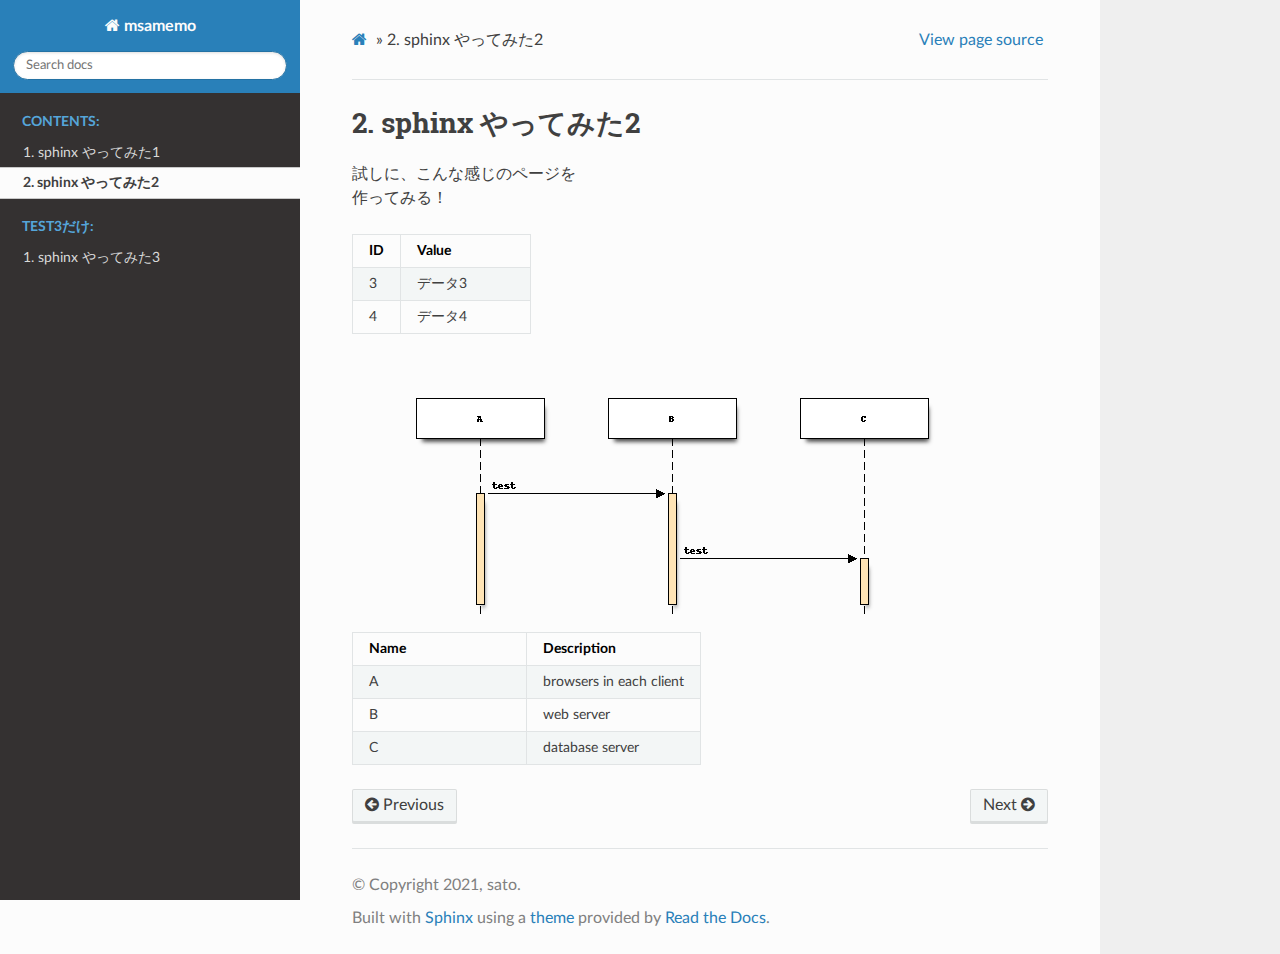
<file: test/test2.html>
<!DOCTYPE html>
<html class="writer-html5" lang="ja" >
<head>
  <meta charset="utf-8" />
  
  <meta name="viewport" content="width=device-width, initial-scale=1.0" />
  
  <title>2. sphinx やってみた2 &mdash; msamemo 1.0.0 ドキュメント</title>
  

  
  <link rel="stylesheet" href="../_static/css/theme.css" type="text/css" />
  <link rel="stylesheet" href="../_static/pygments.css" type="text/css" />
  <link rel="stylesheet" href="../_static/pygments.css" type="text/css" />
  <link rel="stylesheet" href="../_static/css/theme.css" type="text/css" />

  
  

  
  

  

  
  <!--[if lt IE 9]>
    <script src="../_static/js/html5shiv.min.js"></script>
  <![endif]-->
  
    
      <script type="text/javascript" id="documentation_options" data-url_root="../" src="../_static/documentation_options.js"></script>
        <script data-url_root="../" id="documentation_options" src="../_static/documentation_options.js"></script>
        <script src="../_static/jquery.js"></script>
        <script src="../_static/underscore.js"></script>
        <script src="../_static/doctools.js"></script>
        <script src="../_static/translations.js"></script>
    
    <script type="text/javascript" src="../_static/js/theme.js"></script>

    
    <link rel="index" title="索引" href="../genindex.html" />
    <link rel="search" title="検索" href="../search.html" />
    <link rel="next" title="1. sphinx やってみた3" href="test3.html" />
    <link rel="prev" title="1. sphinx やってみた1" href="test1.html" /> 
</head>

<body class="wy-body-for-nav">

   
  <div class="wy-grid-for-nav">
    
    <nav data-toggle="wy-nav-shift" class="wy-nav-side">
      <div class="wy-side-scroll">
        <div class="wy-side-nav-search" >
          

          
            <a href="../index.html" class="icon icon-home"> msamemo
          

          
          </a>

          
            
            
          

          
<div role="search">
  <form id="rtd-search-form" class="wy-form" action="../search.html" method="get">
    <input type="text" name="q" placeholder="Search docs" />
    <input type="hidden" name="check_keywords" value="yes" />
    <input type="hidden" name="area" value="default" />
  </form>
</div>

          
        </div>

        
        <div class="wy-menu wy-menu-vertical" data-spy="affix" role="navigation" aria-label="main navigation">
          
            
            
              
            
            
              <p class="caption"><span class="caption-text">Contents:</span></p>
<ul class="current">
<li class="toctree-l1"><a class="reference internal" href="test1.html">1. sphinx やってみた1</a></li>
<li class="toctree-l1 current"><a class="current reference internal" href="#">2. sphinx やってみた2</a></li>
</ul>
<p class="caption"><span class="caption-text">test3だけ:</span></p>
<ul>
<li class="toctree-l1"><a class="reference internal" href="test3.html">1. sphinx やってみた3</a></li>
</ul>

            
          
        </div>
        
      </div>
    </nav>

    <section data-toggle="wy-nav-shift" class="wy-nav-content-wrap">

      
      <nav class="wy-nav-top" aria-label="top navigation">
        
          <i data-toggle="wy-nav-top" class="fa fa-bars"></i>
          <a href="../index.html">msamemo</a>
        
      </nav>


      <div class="wy-nav-content">
        
        <div class="rst-content">
        
          

















<div role="navigation" aria-label="breadcrumbs navigation">

  <ul class="wy-breadcrumbs">
    
      <li><a href="../index.html" class="icon icon-home"></a> &raquo;</li>
        
      <li><span class="section-number">2. </span>sphinx やってみた2</li>
    
    
      <li class="wy-breadcrumbs-aside">
        
          
            <a href="../_sources/test/test2.rst.txt" rel="nofollow"> View page source</a>
          
        
      </li>
    
  </ul>

  
  <hr/>
</div>
          <div role="main" class="document" itemscope="itemscope" itemtype="http://schema.org/Article">
           <div itemprop="articleBody">
            
  <div class="section" id="sphinx-2">
<h1><span class="section-number">2. </span>sphinx やってみた2<a class="headerlink" href="#sphinx-2" title="このヘッドラインへのパーマリンク">¶</a></h1>
<div class="line-block">
<div class="line">試しに、こんな感じのページを</div>
<div class="line">作ってみる！</div>
</div>
<table class="docutils align-default">
<colgroup>
<col style="width: 27%" />
<col style="width: 73%" />
</colgroup>
<thead>
<tr class="row-odd"><th class="head"><p>ID</p></th>
<th class="head"><p>Value</p></th>
</tr>
</thead>
<tbody>
<tr class="row-even"><td><p>3</p></td>
<td><p>データ3</p></td>
</tr>
<tr class="row-odd"><td><p>4</p></td>
<td><p>データ4</p></td>
</tr>
</tbody>
</table>
<div><img height="274" src="../_images/seqdiag-a1d9a556aae99dc3e3a64cb1d734cd023cc4fc0e.png" width="640" /></div><table class="docutils align-default">
<colgroup>
<col style="width: 50%" />
<col style="width: 50%" />
</colgroup>
<thead>
<tr class="row-odd"><th class="head"><p>Name</p></th>
<th class="head"><p>Description</p></th>
</tr>
</thead>
<tbody>
<tr class="row-even"><td><p>A</p></td>
<td><p>browsers in each client</p></td>
</tr>
<tr class="row-odd"><td><p>B</p></td>
<td><p>web server</p></td>
</tr>
<tr class="row-even"><td><p>C</p></td>
<td><p>database server</p></td>
</tr>
</tbody>
</table>
</div>


           </div>
           
          </div>
          <footer>
    <div class="rst-footer-buttons" role="navigation" aria-label="footer navigation">
        <a href="test3.html" class="btn btn-neutral float-right" title="1. sphinx やってみた3" accesskey="n" rel="next">Next <span class="fa fa-arrow-circle-right" aria-hidden="true"></span></a>
        <a href="test1.html" class="btn btn-neutral float-left" title="1. sphinx やってみた1" accesskey="p" rel="prev"><span class="fa fa-arrow-circle-left" aria-hidden="true"></span> Previous</a>
    </div>

  <hr/>

  <div role="contentinfo">
    <p>
        &#169; Copyright 2021, sato.

    </p>
  </div>
    
    
    
    Built with <a href="https://www.sphinx-doc.org/">Sphinx</a> using a
    
    <a href="https://github.com/readthedocs/sphinx_rtd_theme">theme</a>
    
    provided by <a href="https://readthedocs.org">Read the Docs</a>. 

</footer>
        </div>
      </div>

    </section>

  </div>
  

  <script type="text/javascript">
      jQuery(function () {
          SphinxRtdTheme.Navigation.enable(true);
      });
  </script>

  
  
    
   

</body>
</html>
</file>
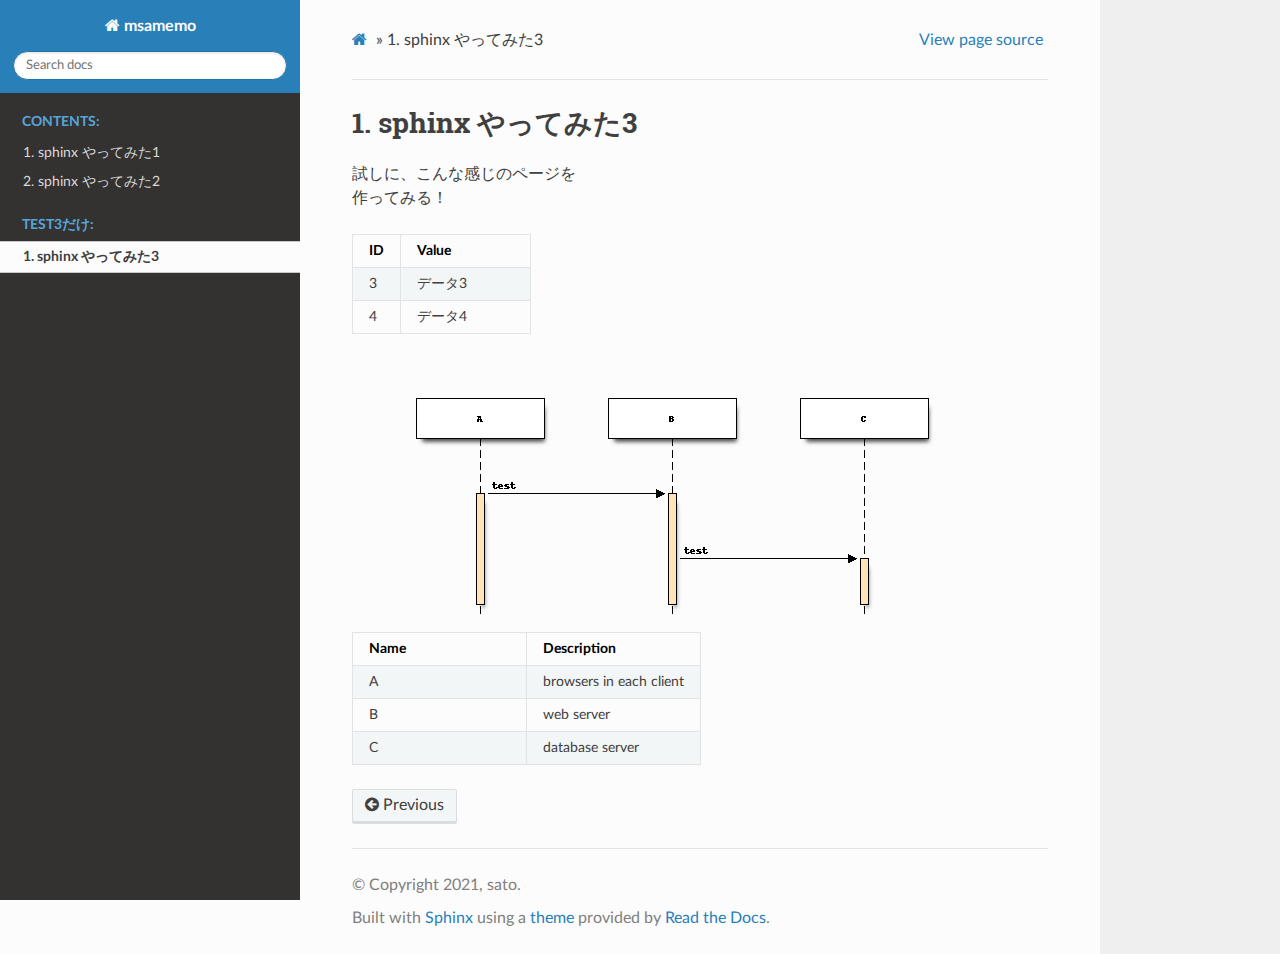
<file: test/test3.html>
<!DOCTYPE html>
<html class="writer-html5" lang="ja" >
<head>
  <meta charset="utf-8" />
  
  <meta name="viewport" content="width=device-width, initial-scale=1.0" />
  
  <title>1. sphinx やってみた3 &mdash; msamemo 1.0.0 ドキュメント</title>
  

  
  <link rel="stylesheet" href="../_static/css/theme.css" type="text/css" />
  <link rel="stylesheet" href="../_static/pygments.css" type="text/css" />
  <link rel="stylesheet" href="../_static/pygments.css" type="text/css" />
  <link rel="stylesheet" href="../_static/css/theme.css" type="text/css" />

  
  

  
  

  

  
  <!--[if lt IE 9]>
    <script src="../_static/js/html5shiv.min.js"></script>
  <![endif]-->
  
    
      <script type="text/javascript" id="documentation_options" data-url_root="../" src="../_static/documentation_options.js"></script>
        <script data-url_root="../" id="documentation_options" src="../_static/documentation_options.js"></script>
        <script src="../_static/jquery.js"></script>
        <script src="../_static/underscore.js"></script>
        <script src="../_static/doctools.js"></script>
        <script src="../_static/translations.js"></script>
    
    <script type="text/javascript" src="../_static/js/theme.js"></script>

    
    <link rel="index" title="索引" href="../genindex.html" />
    <link rel="search" title="検索" href="../search.html" />
    <link rel="prev" title="2. sphinx やってみた2" href="test2.html" /> 
</head>

<body class="wy-body-for-nav">

   
  <div class="wy-grid-for-nav">
    
    <nav data-toggle="wy-nav-shift" class="wy-nav-side">
      <div class="wy-side-scroll">
        <div class="wy-side-nav-search" >
          

          
            <a href="../index.html" class="icon icon-home"> msamemo
          

          
          </a>

          
            
            
          

          
<div role="search">
  <form id="rtd-search-form" class="wy-form" action="../search.html" method="get">
    <input type="text" name="q" placeholder="Search docs" />
    <input type="hidden" name="check_keywords" value="yes" />
    <input type="hidden" name="area" value="default" />
  </form>
</div>

          
        </div>

        
        <div class="wy-menu wy-menu-vertical" data-spy="affix" role="navigation" aria-label="main navigation">
          
            
            
              
            
            
              <p class="caption"><span class="caption-text">Contents:</span></p>
<ul>
<li class="toctree-l1"><a class="reference internal" href="test1.html">1. sphinx やってみた1</a></li>
<li class="toctree-l1"><a class="reference internal" href="test2.html">2. sphinx やってみた2</a></li>
</ul>
<p class="caption"><span class="caption-text">test3だけ:</span></p>
<ul class="current">
<li class="toctree-l1 current"><a class="current reference internal" href="#">1. sphinx やってみた3</a></li>
</ul>

            
          
        </div>
        
      </div>
    </nav>

    <section data-toggle="wy-nav-shift" class="wy-nav-content-wrap">

      
      <nav class="wy-nav-top" aria-label="top navigation">
        
          <i data-toggle="wy-nav-top" class="fa fa-bars"></i>
          <a href="../index.html">msamemo</a>
        
      </nav>


      <div class="wy-nav-content">
        
        <div class="rst-content">
        
          

















<div role="navigation" aria-label="breadcrumbs navigation">

  <ul class="wy-breadcrumbs">
    
      <li><a href="../index.html" class="icon icon-home"></a> &raquo;</li>
        
      <li><span class="section-number">1. </span>sphinx やってみた3</li>
    
    
      <li class="wy-breadcrumbs-aside">
        
          
            <a href="../_sources/test/test3.rst.txt" rel="nofollow"> View page source</a>
          
        
      </li>
    
  </ul>

  
  <hr/>
</div>
          <div role="main" class="document" itemscope="itemscope" itemtype="http://schema.org/Article">
           <div itemprop="articleBody">
            
  <div class="section" id="sphinx-3">
<h1><span class="section-number">1. </span>sphinx やってみた3<a class="headerlink" href="#sphinx-3" title="このヘッドラインへのパーマリンク">¶</a></h1>
<div class="line-block">
<div class="line">試しに、こんな感じのページを</div>
<div class="line">作ってみる！</div>
</div>
<table class="docutils align-default">
<colgroup>
<col style="width: 27%" />
<col style="width: 73%" />
</colgroup>
<thead>
<tr class="row-odd"><th class="head"><p>ID</p></th>
<th class="head"><p>Value</p></th>
</tr>
</thead>
<tbody>
<tr class="row-even"><td><p>3</p></td>
<td><p>データ3</p></td>
</tr>
<tr class="row-odd"><td><p>4</p></td>
<td><p>データ4</p></td>
</tr>
</tbody>
</table>
<div><img height="274" src="../_images/seqdiag-a1d9a556aae99dc3e3a64cb1d734cd023cc4fc0e.png" width="640" /></div><table class="docutils align-default">
<colgroup>
<col style="width: 50%" />
<col style="width: 50%" />
</colgroup>
<thead>
<tr class="row-odd"><th class="head"><p>Name</p></th>
<th class="head"><p>Description</p></th>
</tr>
</thead>
<tbody>
<tr class="row-even"><td><p>A</p></td>
<td><p>browsers in each client</p></td>
</tr>
<tr class="row-odd"><td><p>B</p></td>
<td><p>web server</p></td>
</tr>
<tr class="row-even"><td><p>C</p></td>
<td><p>database server</p></td>
</tr>
</tbody>
</table>
</div>


           </div>
           
          </div>
          <footer>
    <div class="rst-footer-buttons" role="navigation" aria-label="footer navigation">
        <a href="test2.html" class="btn btn-neutral float-left" title="2. sphinx やってみた2" accesskey="p" rel="prev"><span class="fa fa-arrow-circle-left" aria-hidden="true"></span> Previous</a>
    </div>

  <hr/>

  <div role="contentinfo">
    <p>
        &#169; Copyright 2021, sato.

    </p>
  </div>
    
    
    
    Built with <a href="https://www.sphinx-doc.org/">Sphinx</a> using a
    
    <a href="https://github.com/readthedocs/sphinx_rtd_theme">theme</a>
    
    provided by <a href="https://readthedocs.org">Read the Docs</a>. 

</footer>
        </div>
      </div>

    </section>

  </div>
  

  <script type="text/javascript">
      jQuery(function () {
          SphinxRtdTheme.Navigation.enable(true);
      });
  </script>

  
  
    
   

</body>
</html>
</file>
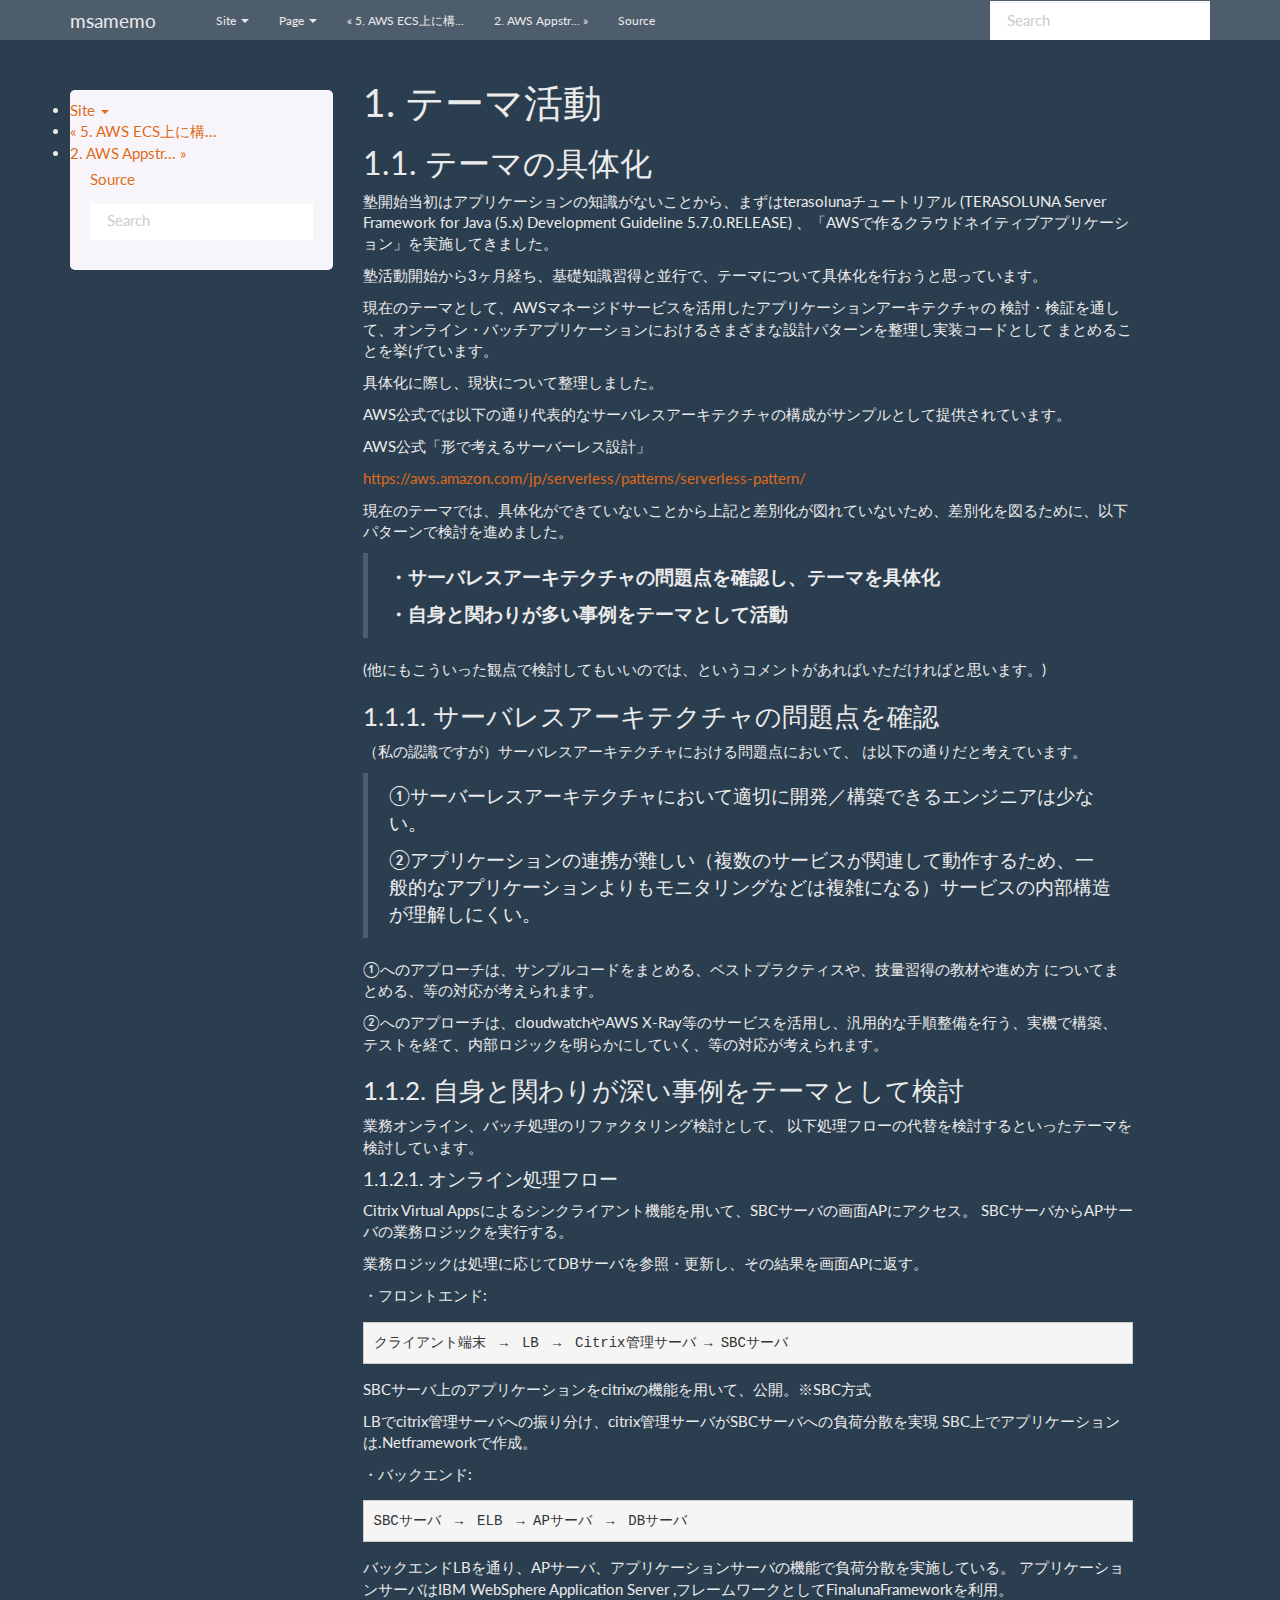
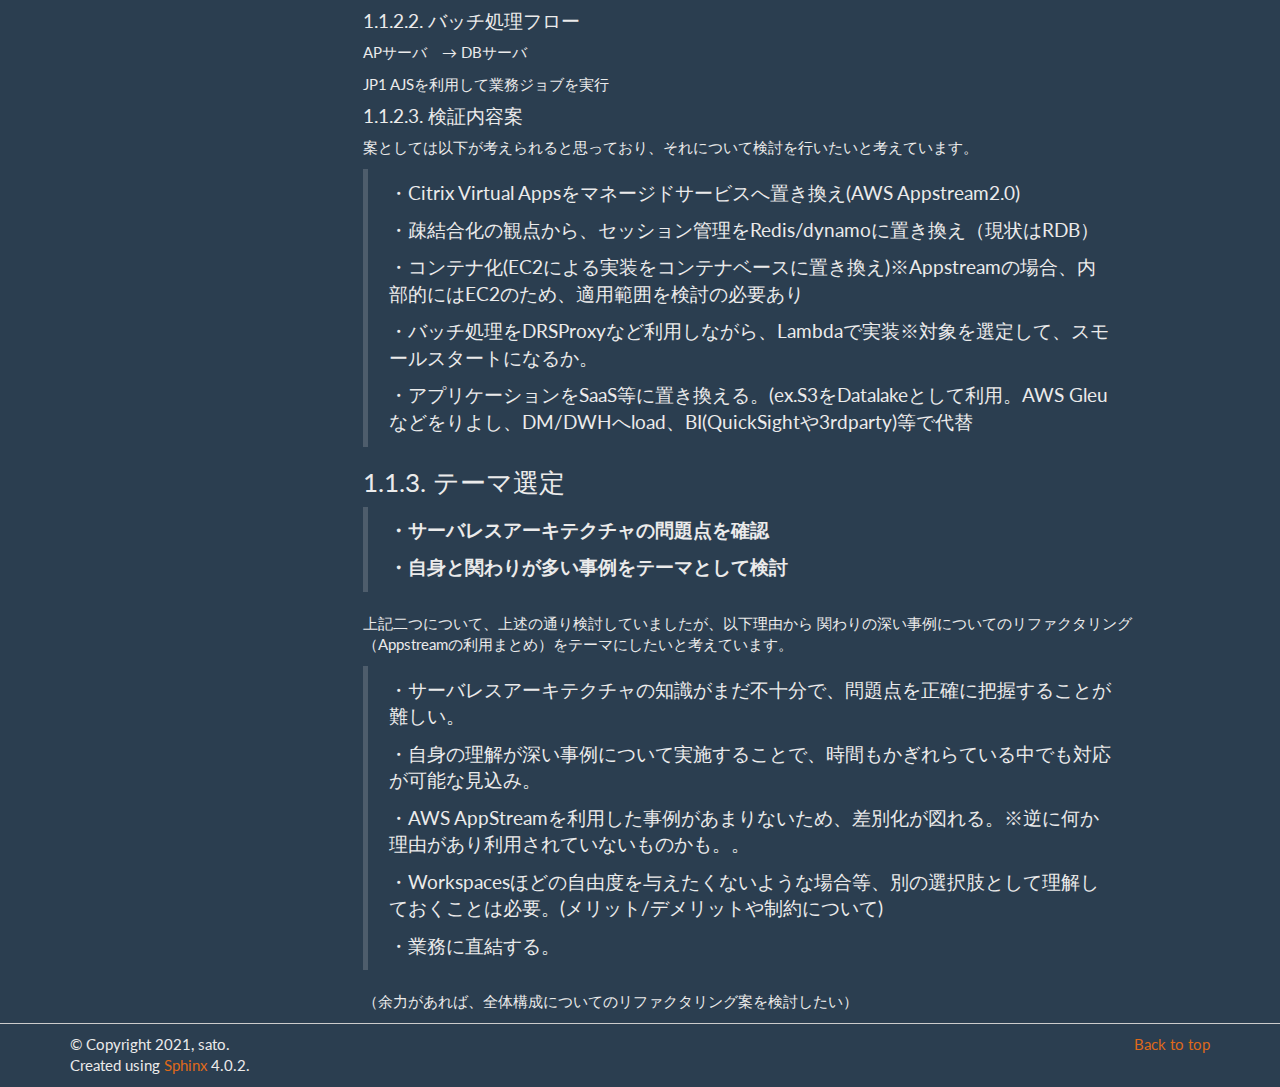
<file: theme/00_dis.html>
<!DOCTYPE html>

<html lang="ja">
  <head>
    <meta charset="utf-8" />
    <meta name="viewport" content="width=device-width, initial-scale=1.0" />
    <title>1. テーマ活動 &#8212; msamemo 1.0.0 ドキュメント</title>
    <link rel="stylesheet" type="text/css" href="../_static/pygments.css" />
    <link rel="stylesheet" type="text/css" href="../_static/bootstrap-sphinx.css" />
    <script data-url_root="../" id="documentation_options" src="../_static/documentation_options.js"></script>
    <script src="../_static/jquery.js"></script>
    <script src="../_static/underscore.js"></script>
    <script src="../_static/doctools.js"></script>
    <script src="../_static/translations.js"></script>
    <link rel="index" title="索引" href="../genindex.html" />
    <link rel="search" title="検索" href="../search.html" />
    <link rel="next" title="2. AWS Appstream2.0サンプルで作成してみた" href="01_1stsample_appstream.html" />
    <link rel="prev" title="5. AWS ECS上に構築するSpringアプリケーション(1)第7回" href="../memo/05_cnabase7.html" />
<meta charset='utf-8'>
<meta http-equiv='X-UA-Compatible' content='IE=edge,chrome=1'>
<meta name='viewport' content='width=device-width, initial-scale=1.0, maximum-scale=1'>
<meta name="apple-mobile-web-app-capable" content="yes">
<script type="text/javascript" src="../_static/js/jquery-1.11.0.min.js "></script>
<script type="text/javascript" src="../_static/js/jquery-fix.js "></script>
<script type="text/javascript" src="../_static/bootstrap-3.3.7/js/bootstrap.min.js "></script>
<script type="text/javascript" src="../_static/bootstrap-sphinx.js "></script>

  </head><body>

  <div id="navbar" class="navbar navbar-default navbar-fixed-top">
    <div class="container">
      <div class="navbar-header">
        <!-- .btn-navbar is used as the toggle for collapsed navbar content -->
        <button type="button" class="navbar-toggle" data-toggle="collapse" data-target=".nav-collapse">
          <span class="icon-bar"></span>
          <span class="icon-bar"></span>
          <span class="icon-bar"></span>
        </button>
        <a class="navbar-brand" href="../index.html">
          msamemo</a>
        <span class="navbar-text navbar-version pull-left"><b></b></span>
      </div>

        <div class="collapse navbar-collapse nav-collapse">
          <ul class="nav navbar-nav">
            
            
              <li class="dropdown globaltoc-container">
  <a role="button"
     id="dLabelGlobalToc"
     data-toggle="dropdown"
     data-target="#"
     href="../index.html">Site <b class="caret"></b></a>
  <ul class="dropdown-menu globaltoc"
      role="menu"
      aria-labelledby="dLabelGlobalToc"><p class="caption"><span class="caption-text">setup:</span></p>
<ul>
<li class="toctree-l1"><a class="reference internal" href="../memo/00_sphinxinst.html">1. sphinxインストール</a></li>
</ul>
<p class="caption"><span class="caption-text">memo:</span></p>
<ul>
<li class="toctree-l1"><a class="reference internal" href="../memo/01_terasoluna.html">1. terasoluna チュートリアル</a></li>
<li class="toctree-l1"><a class="reference internal" href="../memo/02_cnabase4.html">2. AWS ECS上に構築するSpringアプリケーション(1)第4回</a></li>
<li class="toctree-l1"><a class="reference internal" href="../memo/03_cnabase5.html">3. AWS ECS上に構築するSpringアプリケーション(1)第5回</a></li>
<li class="toctree-l1"><a class="reference internal" href="../memo/04_cnabase6.html">4. AWS ECS上に構築するSpringアプリケーション(1)第6回</a></li>
<li class="toctree-l1"><a class="reference internal" href="../memo/05_cnabase7.html">5. AWS ECS上に構築するSpringアプリケーション(1)第7回</a></li>
</ul>
<p class="caption"><span class="caption-text">theme:</span></p>
<ul class="current">
<li class="toctree-l1 current"><a class="current reference internal" href="#">1. テーマ活動</a></li>
<li class="toctree-l1"><a class="reference internal" href="01_1stsample_appstream.html">2. AWS Appstream2.0サンプルで作成してみた</a></li>
</ul>
</ul>
</li>
              
                <li class="dropdown">
  <a role="button"
     id="dLabelLocalToc"
     data-toggle="dropdown"
     data-target="#"
     href="#">Page <b class="caret"></b></a>
  <ul class="dropdown-menu localtoc"
      role="menu"
      aria-labelledby="dLabelLocalToc"><ul>
<li><a class="reference internal" href="#">1. テーマ活動</a><ul>
<li><a class="reference internal" href="#id2">1.1. テーマの具体化</a><ul>
<li><a class="reference internal" href="#id3">1.1.1. サーバレスアーキテクチャの問題点を確認</a></li>
<li><a class="reference internal" href="#id4">1.1.2. 自身と関わりが深い事例をテーマとして検討</a><ul>
<li><a class="reference internal" href="#id5">1.1.2.1. オンライン処理フロー</a></li>
<li><a class="reference internal" href="#id6">1.1.2.2. バッチ処理フロー</a></li>
<li><a class="reference internal" href="#id7">1.1.2.3. 検証内容案</a></li>
</ul>
</li>
<li><a class="reference internal" href="#id8">1.1.3. テーマ選定</a></li>
</ul>
</li>
</ul>
</li>
</ul>
</ul>
</li>
              
            
            
              
                
  <li>
    <a href="../memo/05_cnabase7.html" title="Previous Chapter: 5. AWS ECS上に構築するSpringアプリケーション(1)第7回"><span class="glyphicon glyphicon-chevron-left visible-sm"></span><span class="hidden-sm hidden-tablet">&laquo; 5. AWS ECS上に構...</span>
    </a>
  </li>
  <li>
    <a href="01_1stsample_appstream.html" title="Next Chapter: 2. AWS Appstream2.0サンプルで作成してみた"><span class="glyphicon glyphicon-chevron-right visible-sm"></span><span class="hidden-sm hidden-tablet">2. AWS Appstr... &raquo;</span>
    </a>
  </li>
              
            
            
            
            
              <li class="hidden-sm">
<div id="sourcelink">
  <a href="../_sources/theme/00_dis.rst.txt"
     rel="nofollow">Source</a>
</div></li>
            
          </ul>

          
            
<form class="navbar-form navbar-right" action="../search.html" method="get">
 <div class="form-group">
  <input type="text" name="q" class="form-control" placeholder="Search" />
 </div>
  <input type="hidden" name="check_keywords" value="yes" />
  <input type="hidden" name="area" value="default" />
</form>
          
        </div>
    </div>
  </div>

<div class="container">
  <div class="row">
      <div class="col-md-3">
        <div id="sidebar" class="bs-sidenav" role="complementary"><li class="dropdown globaltoc-container">
  <a role="button"
     id="dLabelGlobalToc"
     data-toggle="dropdown"
     data-target="#"
     href="../index.html">Site <b class="caret"></b></a>
  <ul class="dropdown-menu globaltoc"
      role="menu"
      aria-labelledby="dLabelGlobalToc"><p class="caption"><span class="caption-text">setup:</span></p>
<ul>
<li class="toctree-l1"><a class="reference internal" href="../memo/00_sphinxinst.html">1. sphinxインストール</a></li>
</ul>
<p class="caption"><span class="caption-text">memo:</span></p>
<ul>
<li class="toctree-l1"><a class="reference internal" href="../memo/01_terasoluna.html">1. terasoluna チュートリアル</a></li>
<li class="toctree-l1"><a class="reference internal" href="../memo/02_cnabase4.html">2. AWS ECS上に構築するSpringアプリケーション(1)第4回</a></li>
<li class="toctree-l1"><a class="reference internal" href="../memo/03_cnabase5.html">3. AWS ECS上に構築するSpringアプリケーション(1)第5回</a></li>
<li class="toctree-l1"><a class="reference internal" href="../memo/04_cnabase6.html">4. AWS ECS上に構築するSpringアプリケーション(1)第6回</a></li>
<li class="toctree-l1"><a class="reference internal" href="../memo/05_cnabase7.html">5. AWS ECS上に構築するSpringアプリケーション(1)第7回</a></li>
</ul>
<p class="caption"><span class="caption-text">theme:</span></p>
<ul class="current">
<li class="toctree-l1 current"><a class="current reference internal" href="#">1. テーマ活動</a></li>
<li class="toctree-l1"><a class="reference internal" href="01_1stsample_appstream.html">2. AWS Appstream2.0サンプルで作成してみた</a></li>
</ul>
</ul>
</li>
  <li>
    <a href="../memo/05_cnabase7.html" title="Previous Chapter: 5. AWS ECS上に構築するSpringアプリケーション(1)第7回"><span class="glyphicon glyphicon-chevron-left visible-sm"></span><span class="hidden-sm hidden-tablet">&laquo; 5. AWS ECS上に構...</span>
    </a>
  </li>
  <li>
    <a href="01_1stsample_appstream.html" title="Next Chapter: 2. AWS Appstream2.0サンプルで作成してみた"><span class="glyphicon glyphicon-chevron-right visible-sm"></span><span class="hidden-sm hidden-tablet">2. AWS Appstr... &raquo;</span>
    </a>
  </li>
<div id="sourcelink">
  <a href="../_sources/theme/00_dis.rst.txt"
     rel="nofollow">Source</a>
</div>
<form action="../search.html" method="get">
 <div class="form-group">
  <input type="text" name="q" class="form-control" placeholder="Search" />
 </div>
  <input type="hidden" name="check_keywords" value="yes" />
  <input type="hidden" name="area" value="default" />
</form>
        </div>
      </div>
    <div class="body col-md-9 content" role="main">
      
  <div class="section" id="id1">
<h1><span class="section-number">1. </span>テーマ活動<a class="headerlink" href="#id1" title="このヘッドラインへのパーマリンク">¶</a></h1>
<div class="section" id="id2">
<h2><span class="section-number">1.1. </span>テーマの具体化<a class="headerlink" href="#id2" title="このヘッドラインへのパーマリンク">¶</a></h2>
<p>塾開始当初はアプリケーションの知識がないことから、まずはterasolunaチュートリアル
(TERASOLUNA Server Framework for Java (5.x) Development Guideline 5.7.0.RELEASE)
、「AWSで作るクラウドネイティブアプリケーション」を実施してきました。</p>
<p>塾活動開始から3ヶ月経ち、基礎知識習得と並行で、テーマについて具体化を行おうと思っています。</p>
<p>現在のテーマとして、AWSマネージドサービスを活用したアプリケーションアーキテクチャの
検討・検証を通して、オンライン・バッチアプリケーションにおけるさまざまな設計パターンを整理し実装コードとして
まとめることを挙げています。</p>
<p>具体化に際し、現状について整理しました。</p>
<p>AWS公式では以下の通り代表的なサーバレスアーキテクチャの構成がサンプルとして提供されています。</p>
<p>AWS公式「形で考えるサーバーレス設計」</p>
<p><a class="reference external" href="https://aws.amazon.com/jp/serverless/patterns/serverless-pattern/">https://aws.amazon.com/jp/serverless/patterns/serverless-pattern/</a></p>
<p>現在のテーマでは、具体化ができていないことから上記と差別化が図れていないため、差別化を図るために、以下パターンで検討を進めました。</p>
<blockquote>
<div><p><strong>・サーバレスアーキテクチャの問題点を確認し、テーマを具体化</strong></p>
<p><strong>・自身と関わりが多い事例をテーマとして活動</strong></p>
</div></blockquote>
<p>(他にもこういった観点で検討してもいいのでは、というコメントがあればいただければと思います。)</p>
<div class="section" id="id3">
<h3><span class="section-number">1.1.1. </span>サーバレスアーキテクチャの問題点を確認<a class="headerlink" href="#id3" title="このヘッドラインへのパーマリンク">¶</a></h3>
<p>（私の認識ですが）サーバレスアーキテクチャにおける問題点において、
は以下の通りだと考えています。</p>
<blockquote>
<div><p>①サーバーレスアーキテクチャにおいて適切に開発／構築できるエンジニアは少ない。</p>
<p>②アプリケーションの連携が難しい（複数のサービスが関連して動作するため、一般的なアプリケーションよりもモニタリングなどは複雑になる）サービスの内部構造が理解しにくい。</p>
</div></blockquote>
<p>①へのアプローチは、サンプルコードをまとめる、ベストプラクティスや、技量習得の教材や進め方
についてまとめる、等の対応が考えられます。</p>
<p>②へのアプローチは、cloudwatchやAWS X-Ray等のサービスを活用し、汎用的な手順整備を行う、実機で構築、
テストを経て、内部ロジックを明らかにしていく、等の対応が考えられます。</p>
</div>
<div class="section" id="id4">
<h3><span class="section-number">1.1.2. </span>自身と関わりが深い事例をテーマとして検討<a class="headerlink" href="#id4" title="このヘッドラインへのパーマリンク">¶</a></h3>
<p>業務オンライン、バッチ処理のリファクタリング検討として、
以下処理フローの代替を検討するといったテーマを検討しています。</p>
<div class="section" id="id5">
<h4><span class="section-number">1.1.2.1. </span>オンライン処理フロー<a class="headerlink" href="#id5" title="このヘッドラインへのパーマリンク">¶</a></h4>
<p>Citrix Virtual Appsによるシンクライアント機能を用いて、SBCサーバの画面APにアクセス。
SBCサーバからAPサーバの業務ロジックを実行する。</p>
<p>業務ロジックは処理に応じてDBサーバを参照・更新し、その結果を画面APに返す。</p>
<p>・フロントエンド:</p>
<div class="highlight-default notranslate"><div class="highlight"><pre><span></span>クライアント端末　→　LB　→　Citrix管理サーバ → SBCサーバ
</pre></div>
</div>
<p>SBCサーバ上のアプリケーションをcitrixの機能を用いて、公開。※SBC方式</p>
<p>LBでcitrix管理サーバへの振り分け、citrix管理サーバがSBCサーバへの負荷分散を実現
SBC上でアプリケーションは.Netframeworkで作成。</p>
<p>・バックエンド:</p>
<div class="highlight-default notranslate"><div class="highlight"><pre><span></span>SBCサーバ　→　ELB　→ APサーバ　→　DBサーバ
</pre></div>
</div>
<p>バックエンドLBを通り、APサーバ、アプリケーションサーバの機能で負荷分散を実施している。
アプリケーションサーバはIBM WebSphere Application Server ,フレームワークとしてFinalunaFrameworkを利用。</p>
</div>
<div class="section" id="id6">
<h4><span class="section-number">1.1.2.2. </span>バッチ処理フロー<a class="headerlink" href="#id6" title="このヘッドラインへのパーマリンク">¶</a></h4>
<p>APサーバ　→ DBサーバ</p>
<p>JP1 AJSを利用して業務ジョブを実行</p>
</div>
<div class="section" id="id7">
<h4><span class="section-number">1.1.2.3. </span>検証内容案<a class="headerlink" href="#id7" title="このヘッドラインへのパーマリンク">¶</a></h4>
<p>案としては以下が考えられると思っており、それについて検討を行いたいと考えています。</p>
<blockquote>
<div><p>・Citrix Virtual Appsをマネージドサービスへ置き換え(AWS Appstream2.0)</p>
<p>・疎結合化の観点から、セッション管理をRedis/dynamoに置き換え（現状はRDB）</p>
<p>・コンテナ化(EC2による実装をコンテナベースに置き換え)※Appstreamの場合、内部的にはEC2のため、適用範囲を検討の必要あり</p>
<p>・バッチ処理をDRSProxyなど利用しながら、Lambdaで実装※対象を選定して、スモールスタートになるか。</p>
<p>・アプリケーションをSaaS等に置き換える。(ex.S3をDatalakeとして利用。AWS Gleuなどをりよし、DM/DWHへload、BI(QuickSightや3rdparty)等で代替</p>
</div></blockquote>
</div>
</div>
<div class="section" id="id8">
<h3><span class="section-number">1.1.3. </span>テーマ選定<a class="headerlink" href="#id8" title="このヘッドラインへのパーマリンク">¶</a></h3>
<blockquote>
<div><p><strong>・サーバレスアーキテクチャの問題点を確認</strong></p>
<p><strong>・自身と関わりが多い事例をテーマとして検討</strong></p>
</div></blockquote>
<p>上記二つについて、上述の通り検討していましたが、以下理由から
関わりの深い事例についてのリファクタリング（Appstreamの利用まとめ）をテーマにしたいと考えています。</p>
<blockquote>
<div><p>・サーバレスアーキテクチャの知識がまだ不十分で、問題点を正確に把握することが難しい。</p>
<p>・自身の理解が深い事例について実施することで、時間もかぎれらている中でも対応が可能な見込み。</p>
<p>・AWS AppStreamを利用した事例があまりないため、差別化が図れる。※逆に何か理由があり利用されていないものかも。。</p>
<p>・Workspacesほどの自由度を与えたくないような場合等、別の選択肢として理解しておくことは必要。(メリット/デメリットや制約について)</p>
<p>・業務に直結する。</p>
</div></blockquote>
<p>（余力があれば、全体構成についてのリファクタリング案を検討したい）</p>
</div>
</div>
</div>


    </div>
      
  </div>
</div>
<footer class="footer">
  <div class="container">
    <p class="pull-right">
      <a href="#">Back to top</a>
      
    </p>
    <p>
        &copy; Copyright 2021, sato.<br/>
      Created using <a href="http://sphinx-doc.org/">Sphinx</a> 4.0.2.<br/>
    </p>
  </div>
</footer>
  </body>
</html>
</file>
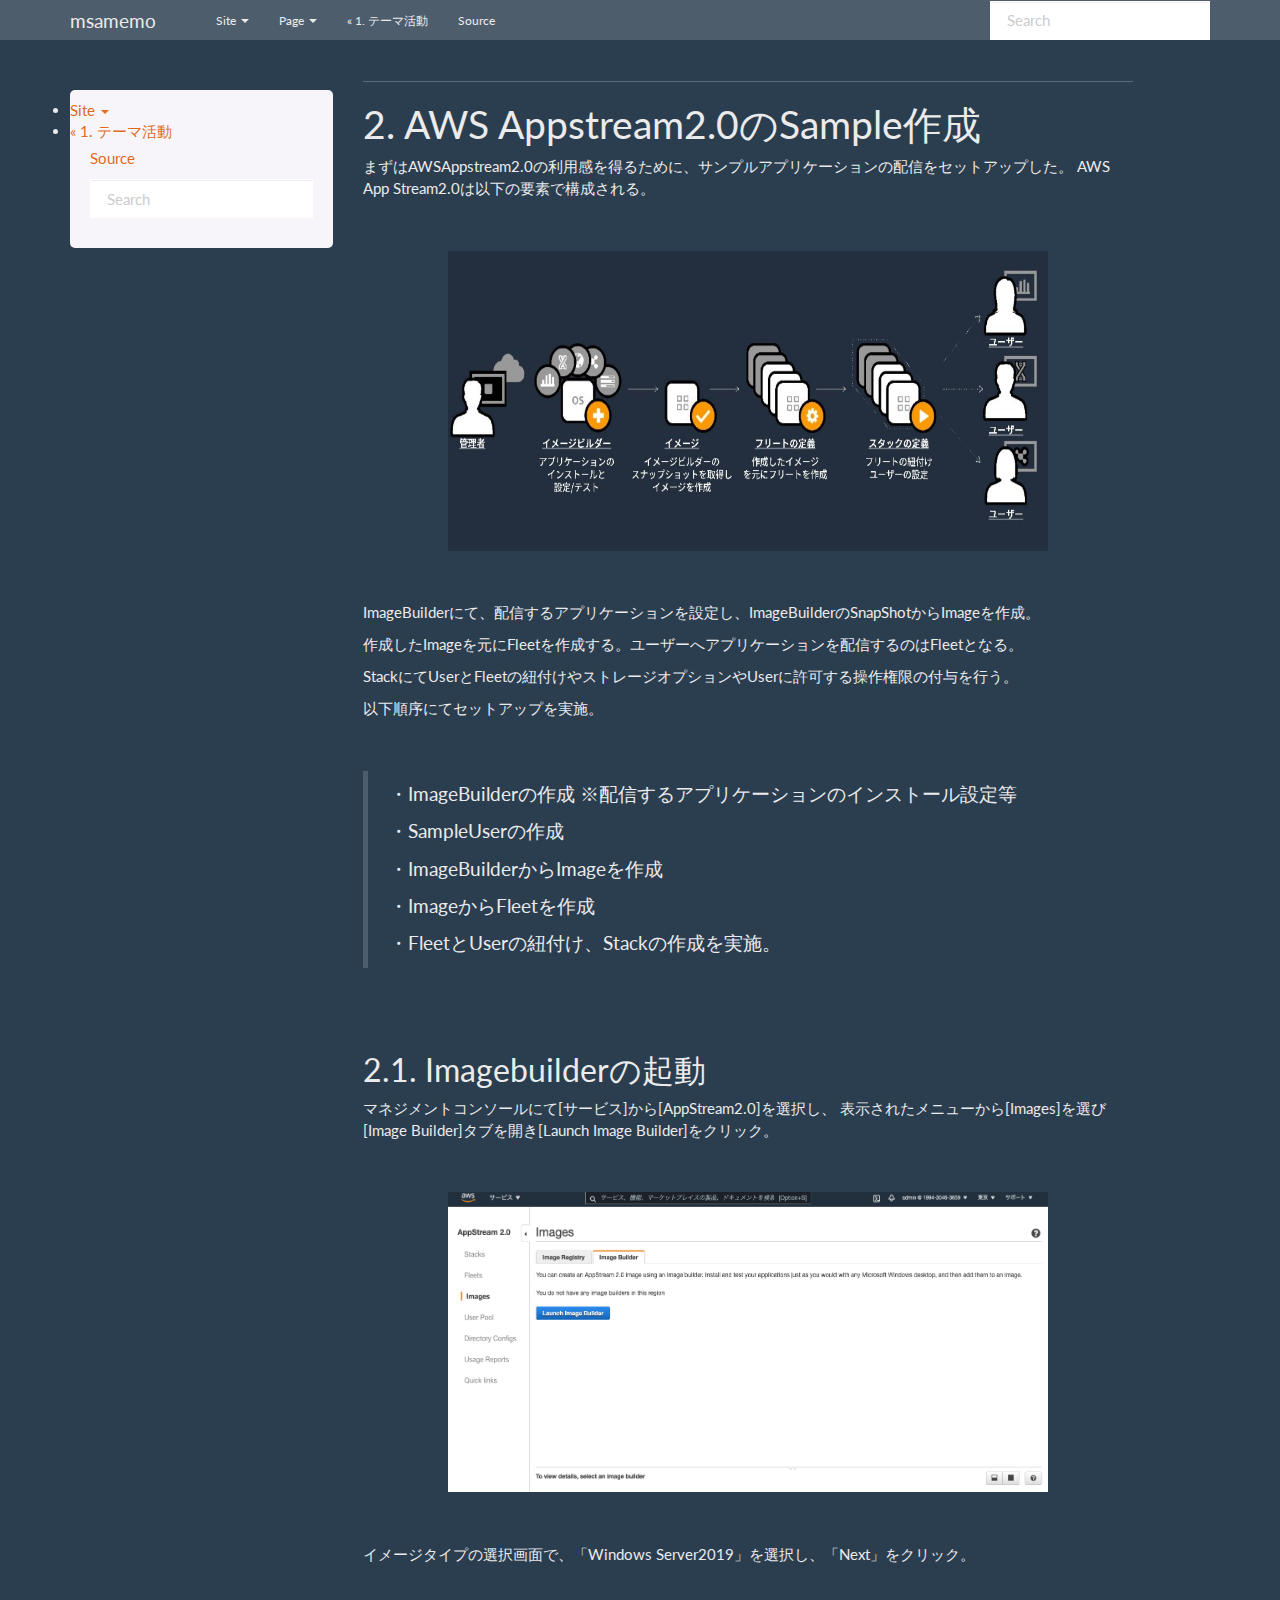
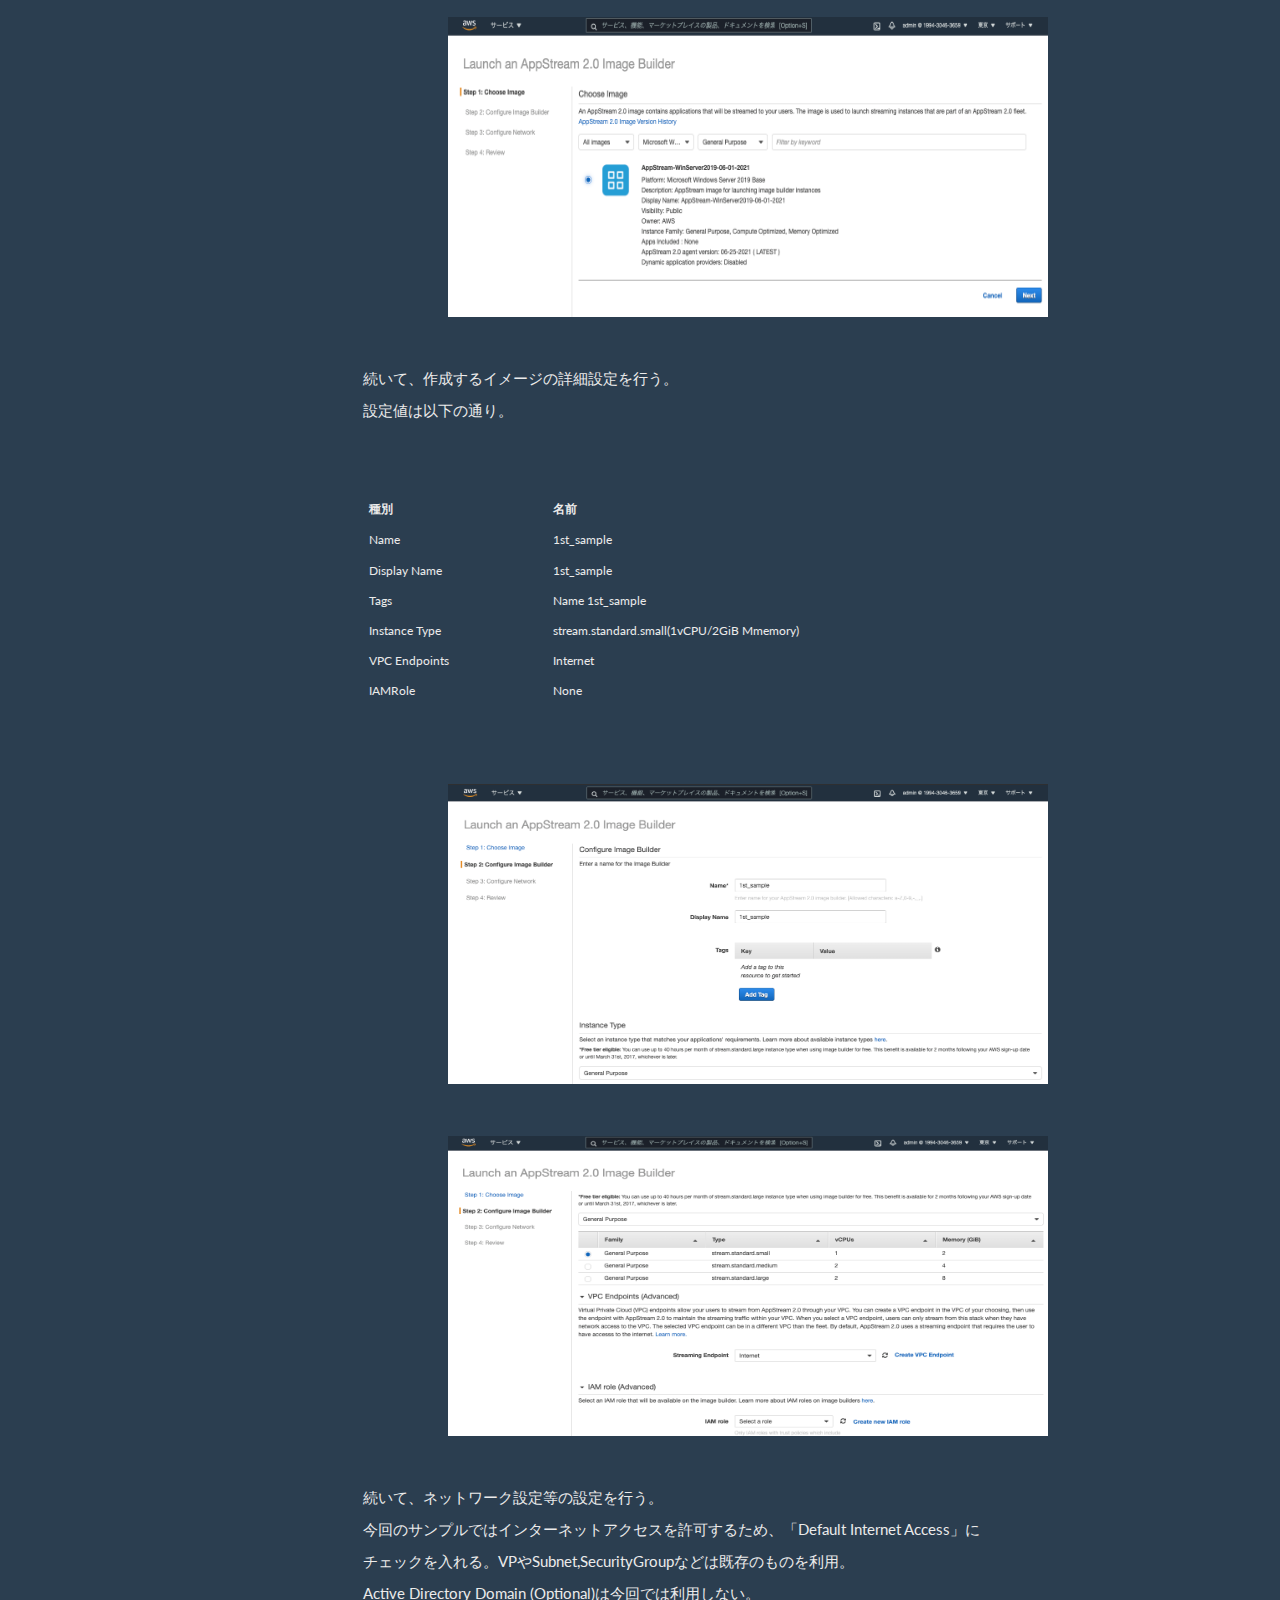
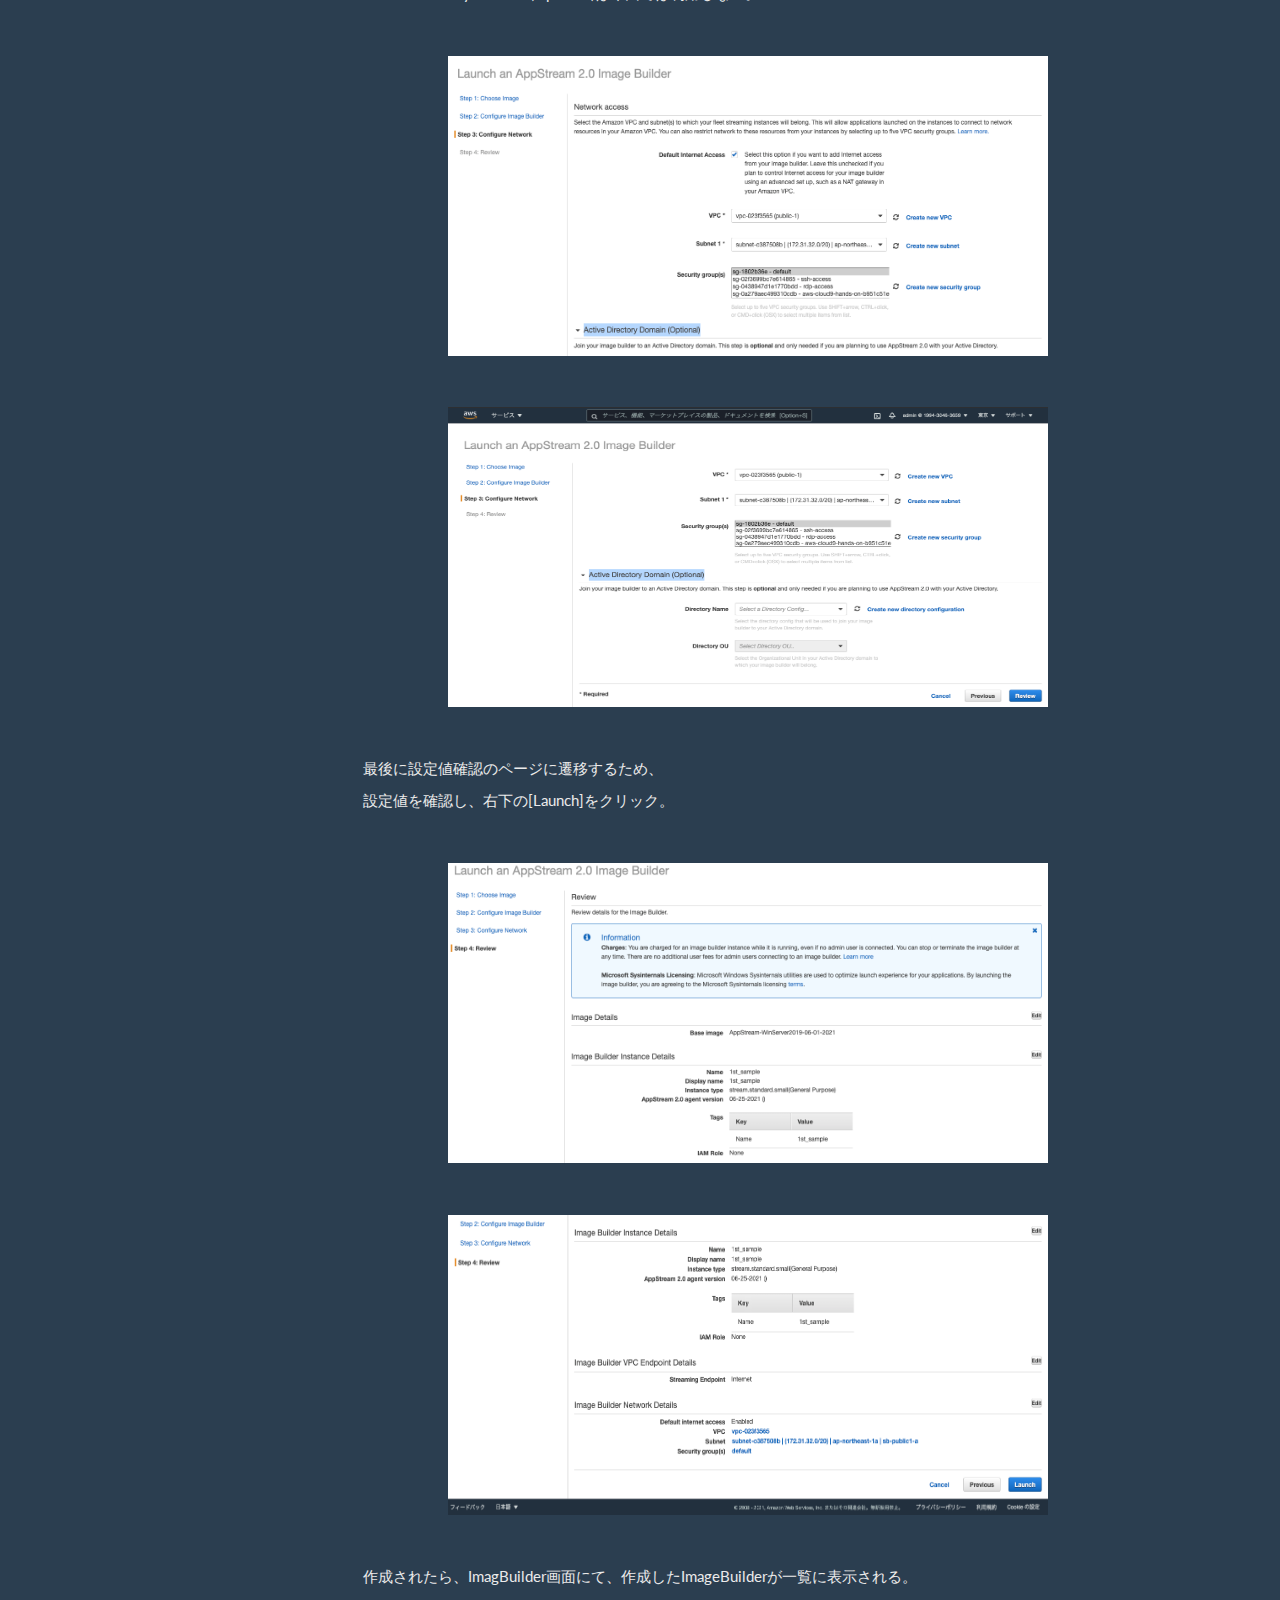
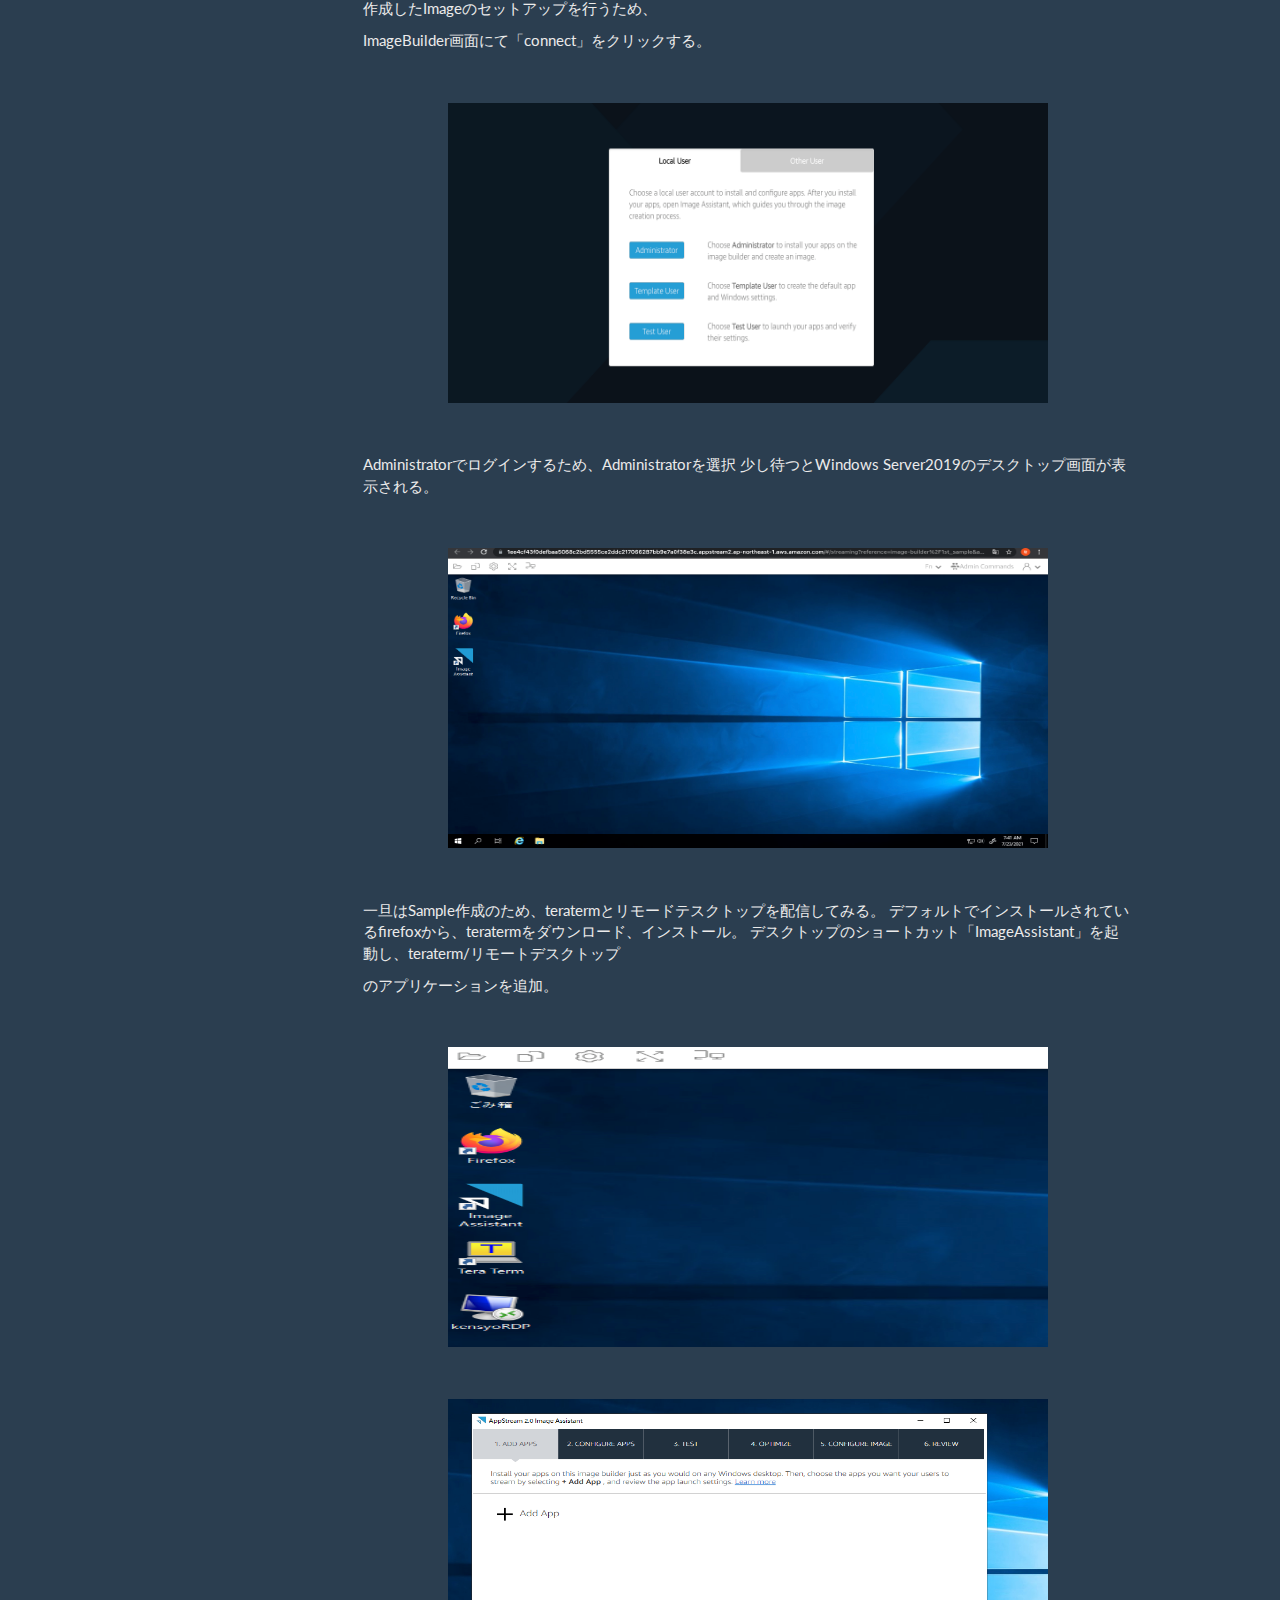
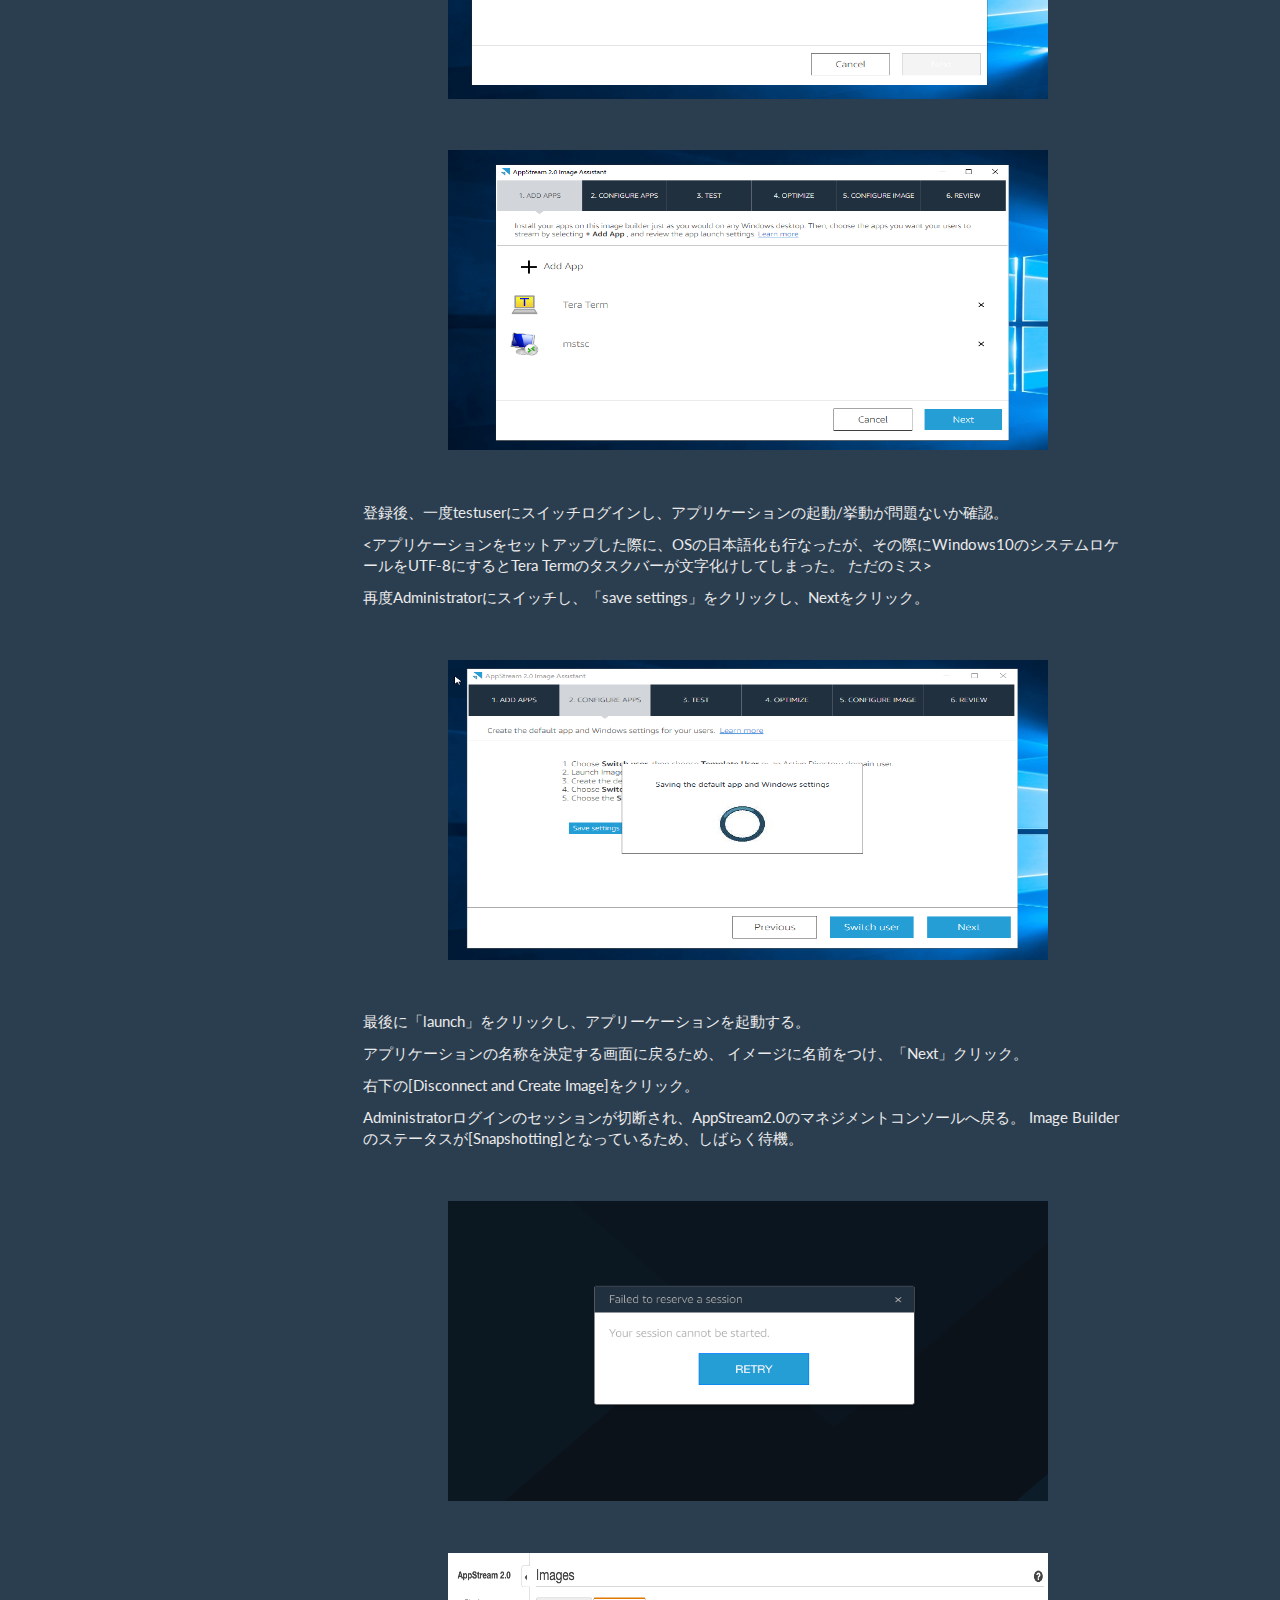
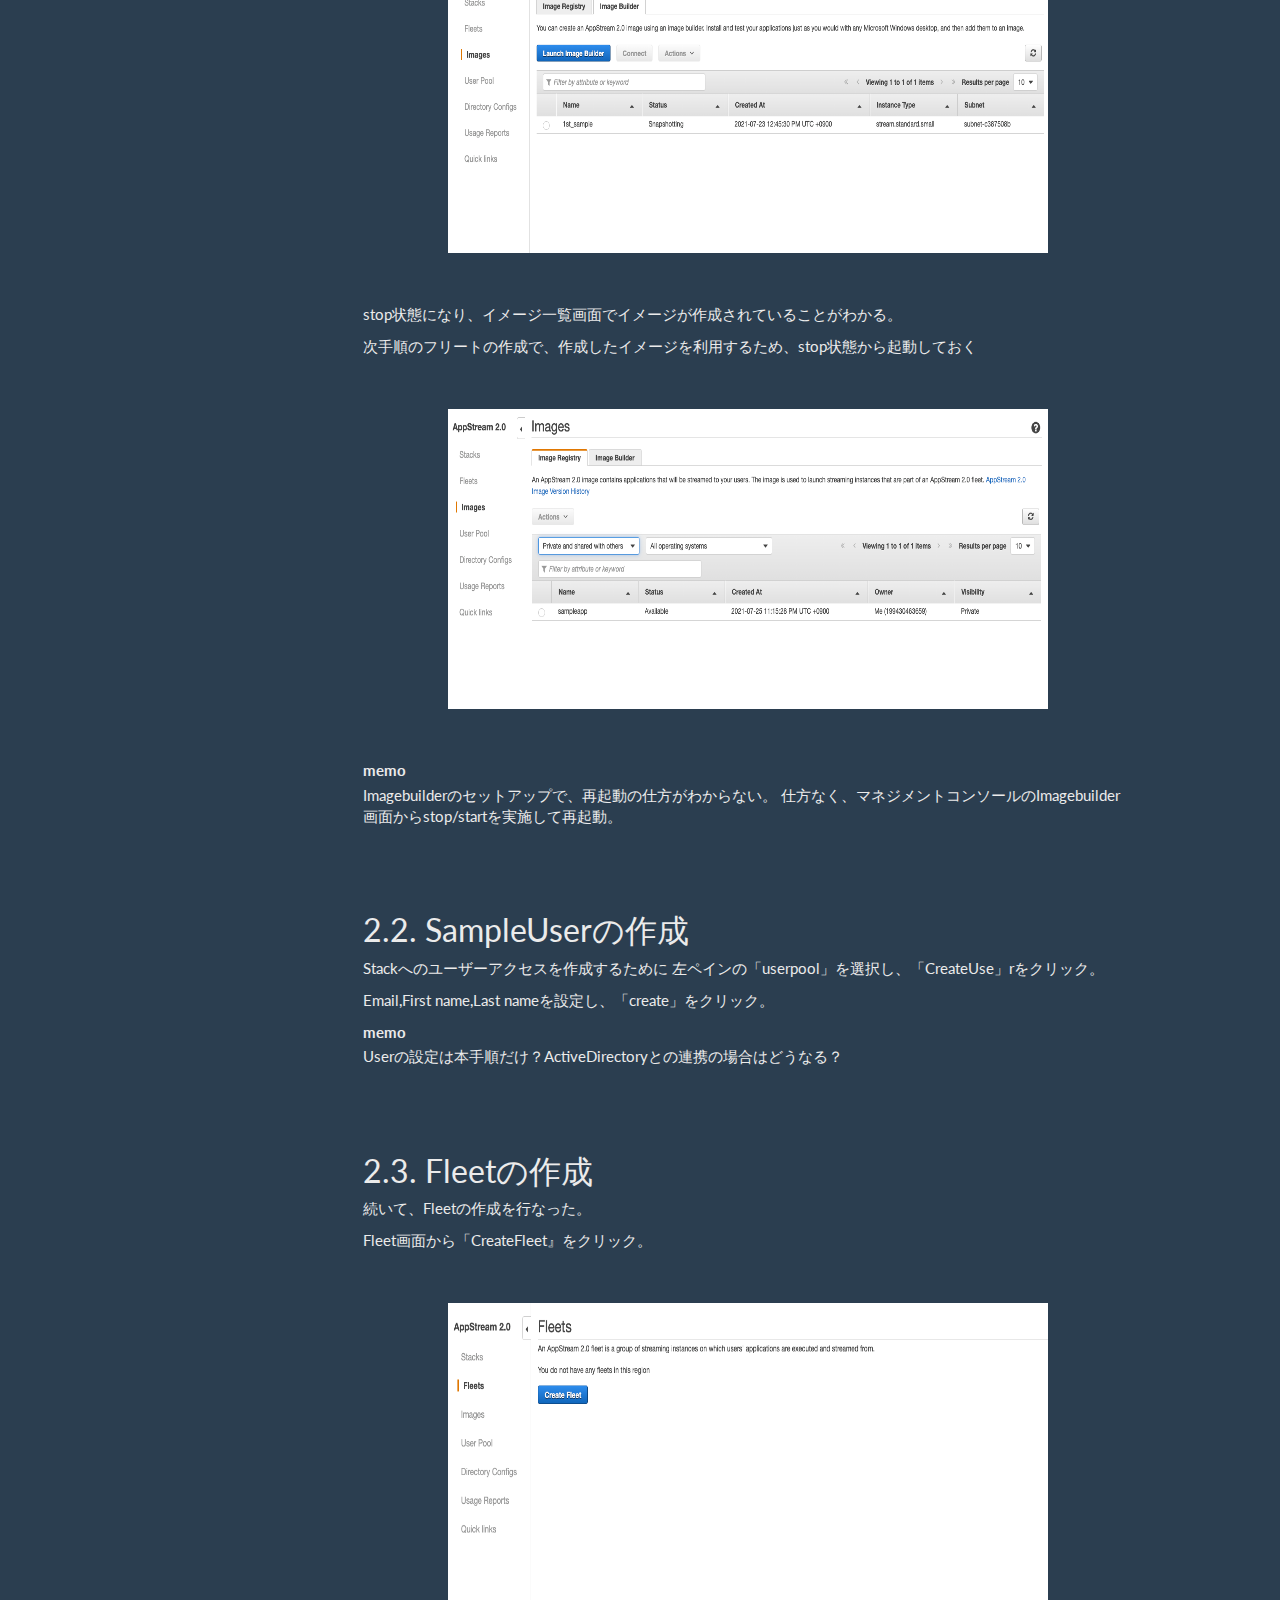
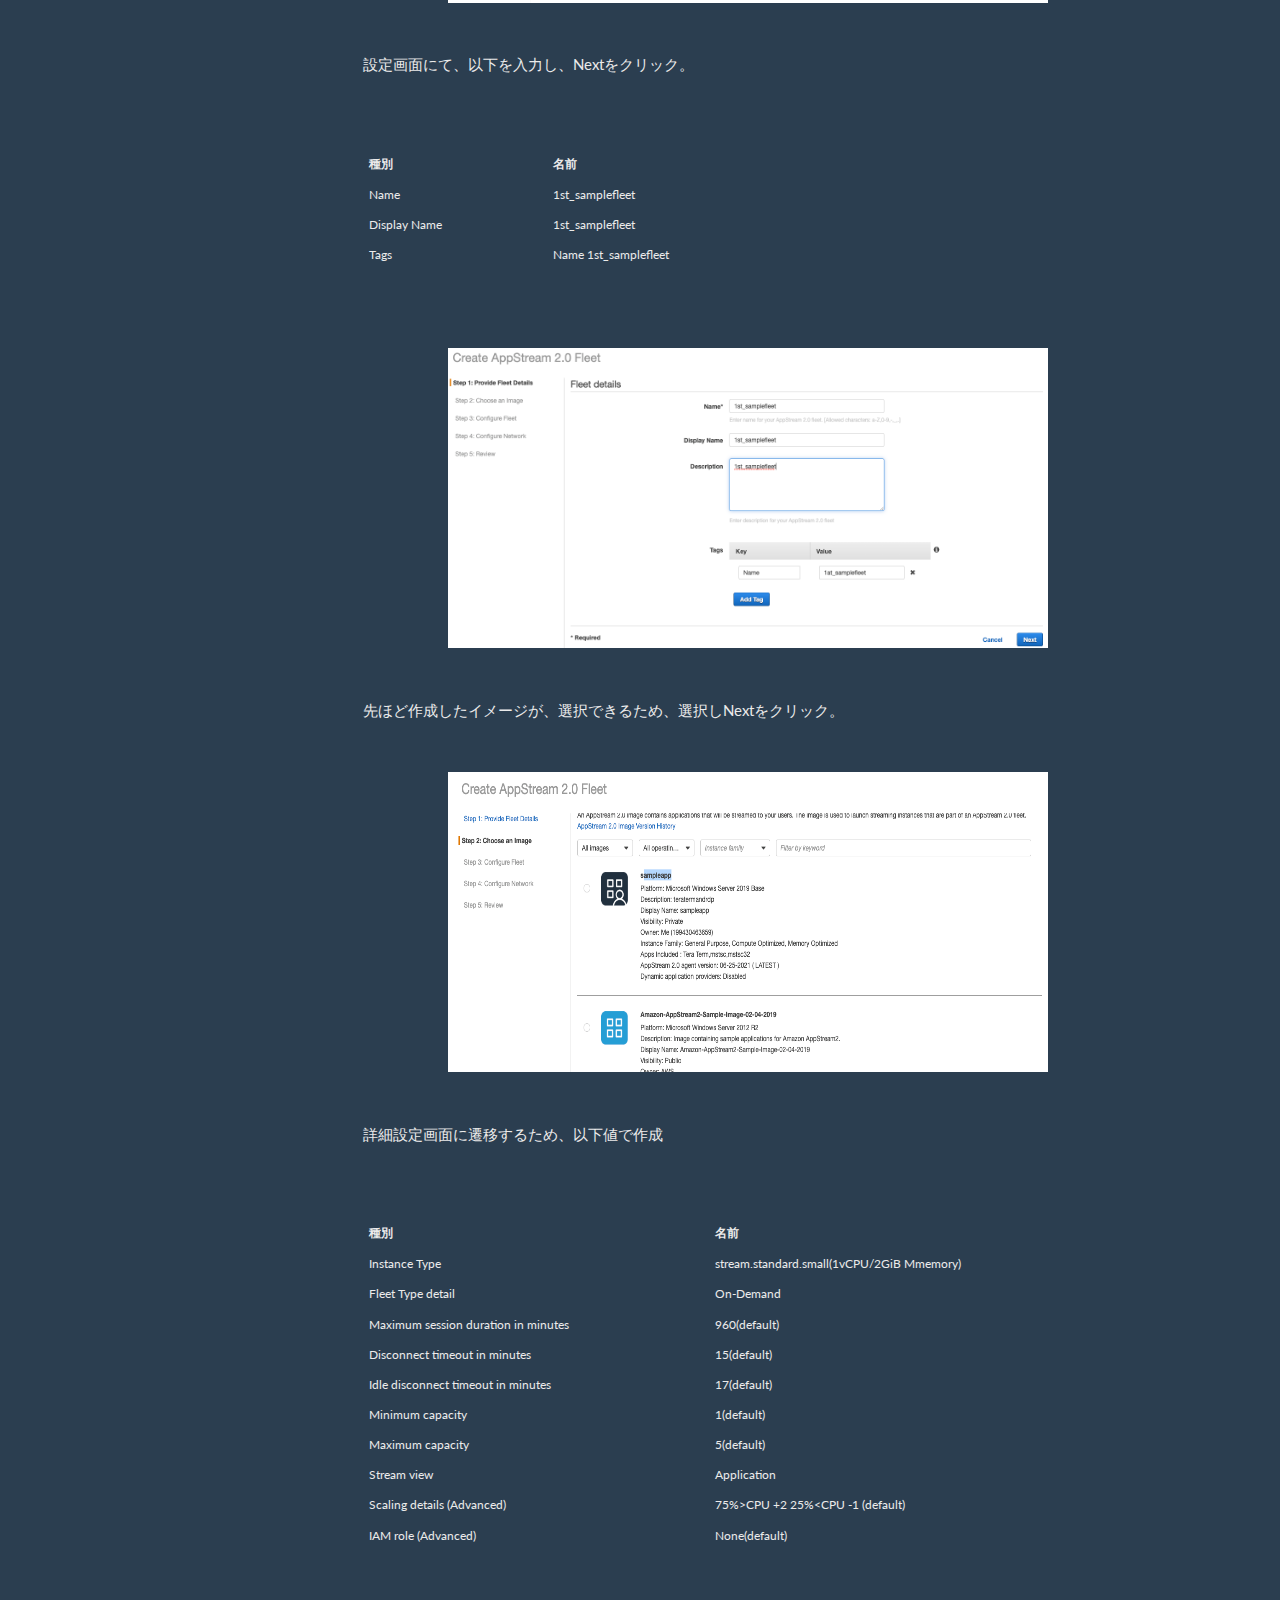
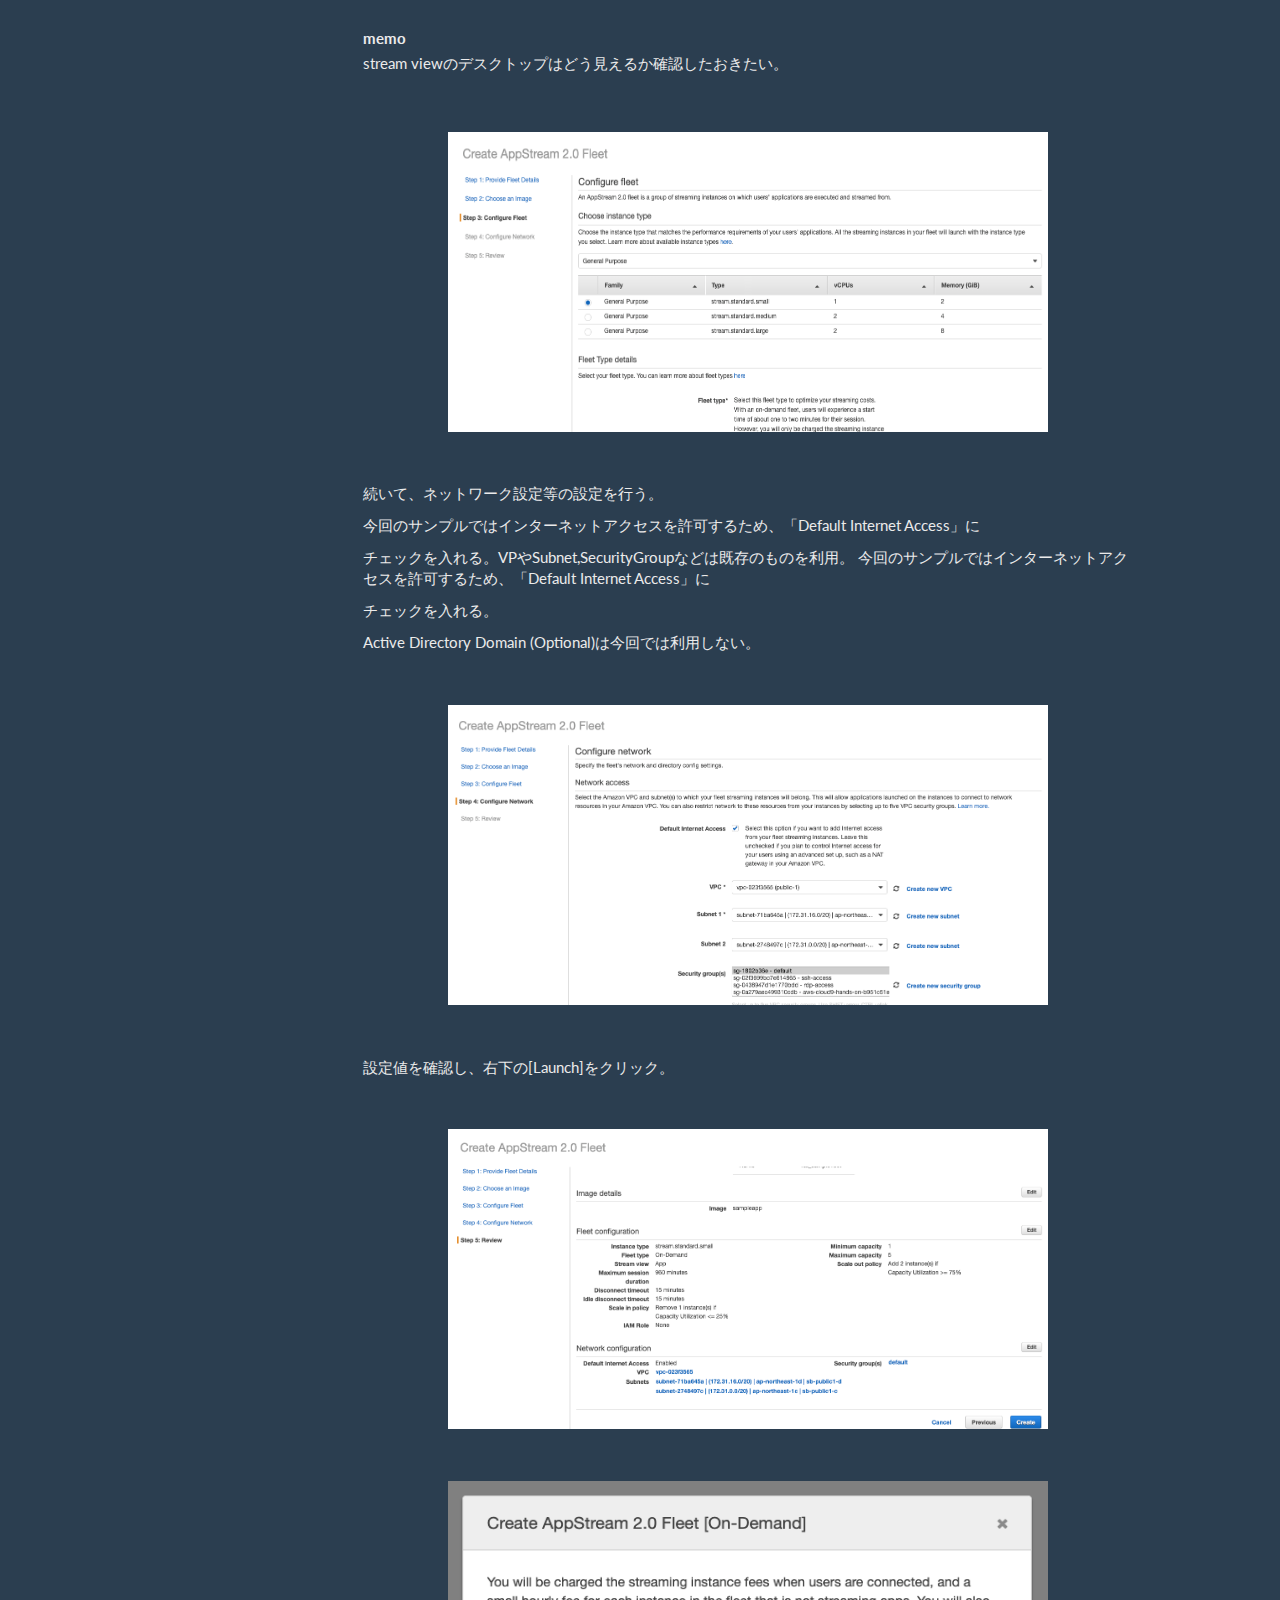
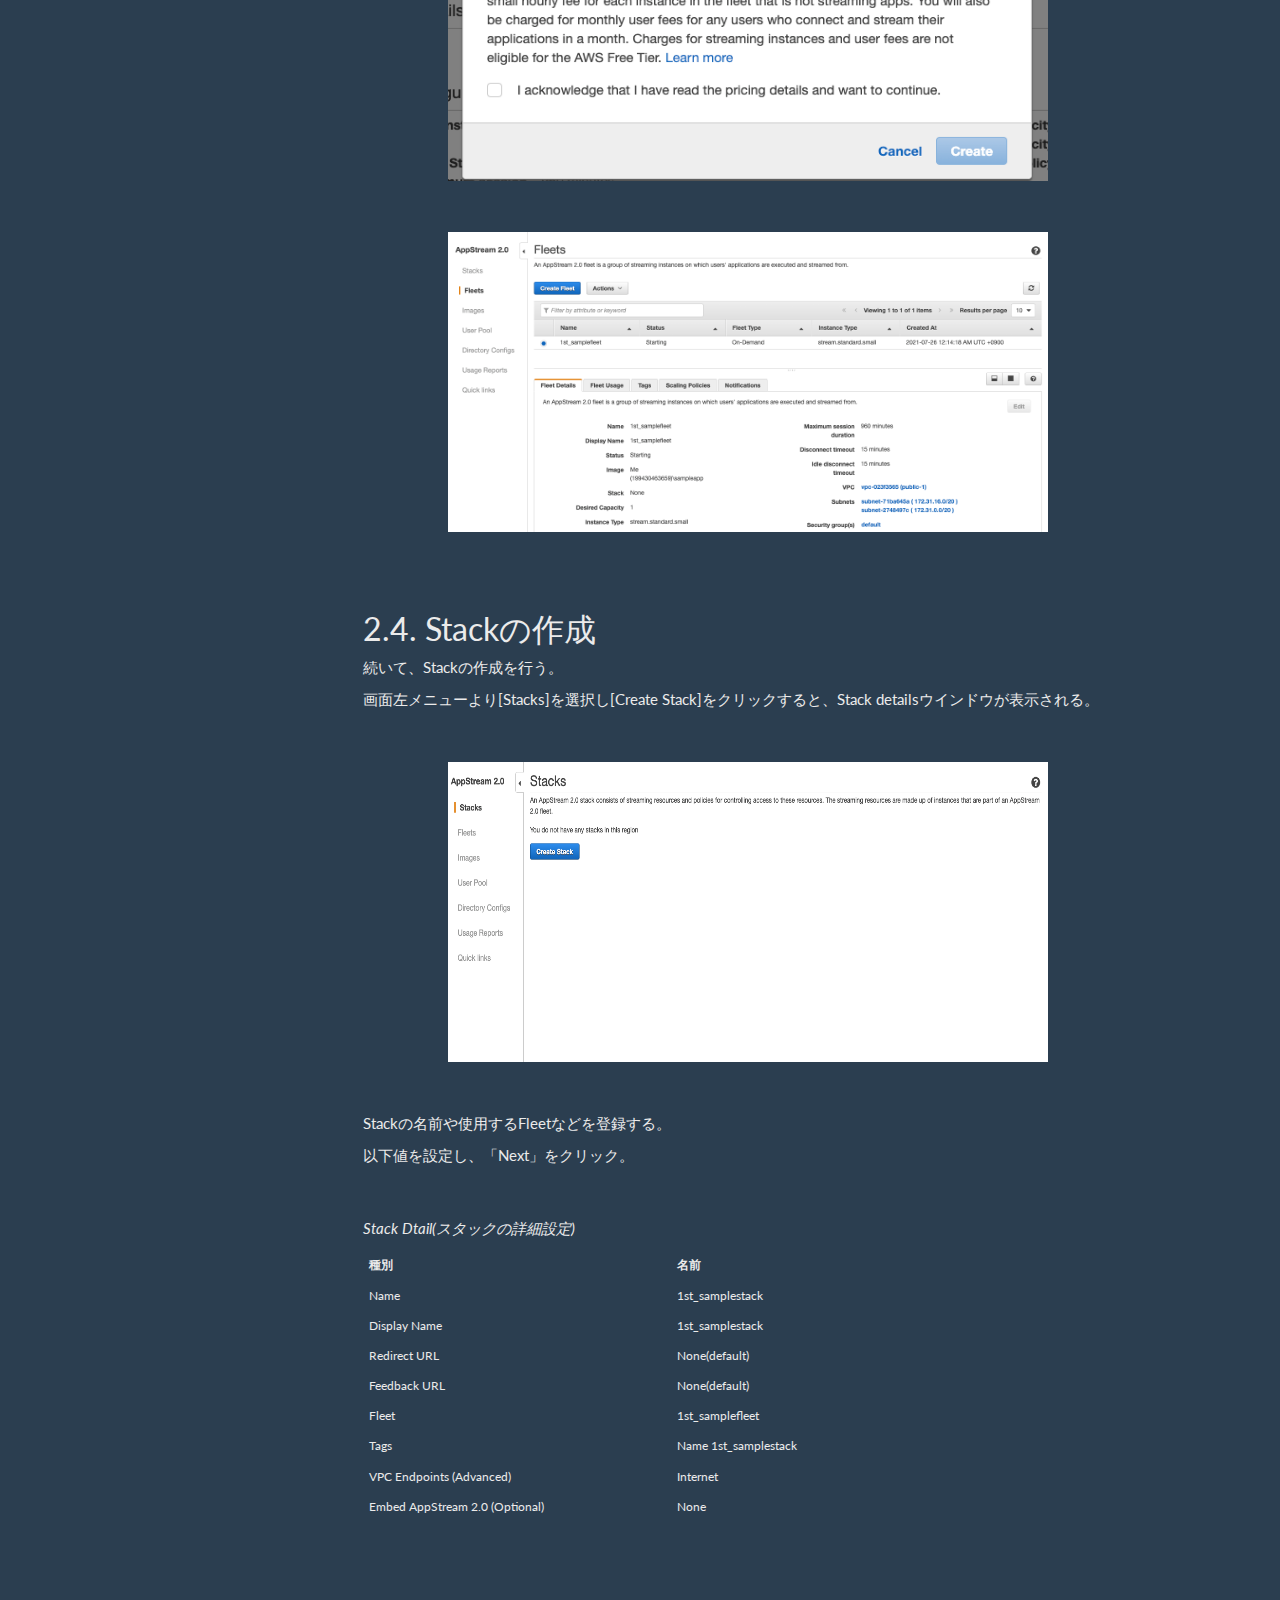
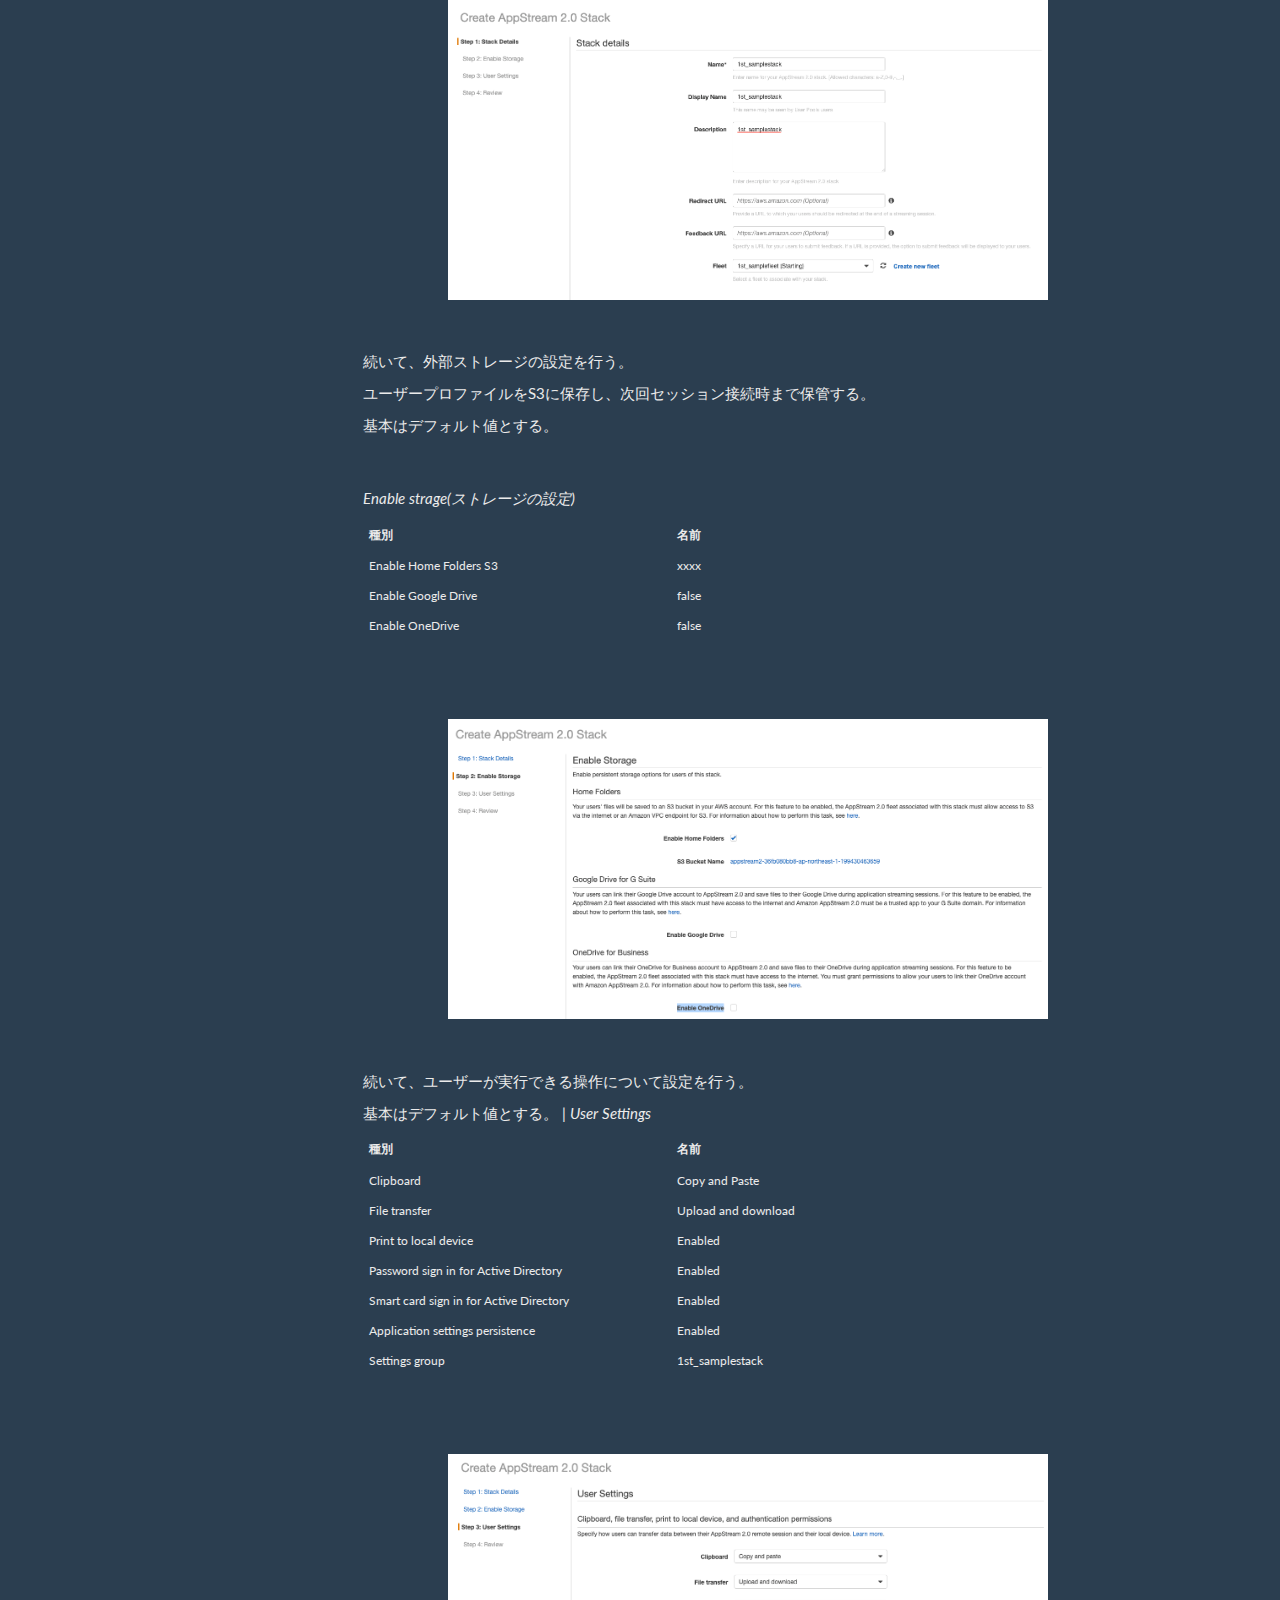
<file: theme/01_1stsample_appstream.html>
<!DOCTYPE html>

<html lang="ja">
  <head>
    <meta charset="utf-8" />
    <meta name="viewport" content="width=device-width, initial-scale=1.0" />
    <title>2. AWS Appstream2.0のSample作成 &#8212; msamemo 1.0.0 ドキュメント</title>
    <link rel="stylesheet" type="text/css" href="../_static/pygments.css" />
    <link rel="stylesheet" type="text/css" href="../_static/bootstrap-sphinx.css" />
    <script data-url_root="../" id="documentation_options" src="../_static/documentation_options.js"></script>
    <script src="../_static/jquery.js"></script>
    <script src="../_static/underscore.js"></script>
    <script src="../_static/doctools.js"></script>
    <script src="../_static/translations.js"></script>
    <link rel="index" title="索引" href="../genindex.html" />
    <link rel="search" title="検索" href="../search.html" />
    <link rel="prev" title="1. テーマ活動" href="00_dis.html" />
<meta charset='utf-8'>
<meta http-equiv='X-UA-Compatible' content='IE=edge,chrome=1'>
<meta name='viewport' content='width=device-width, initial-scale=1.0, maximum-scale=1'>
<meta name="apple-mobile-web-app-capable" content="yes">
<script type="text/javascript" src="../_static/js/jquery-1.11.0.min.js "></script>
<script type="text/javascript" src="../_static/js/jquery-fix.js "></script>
<script type="text/javascript" src="../_static/bootstrap-3.3.7/js/bootstrap.min.js "></script>
<script type="text/javascript" src="../_static/bootstrap-sphinx.js "></script>

  </head><body>

  <div id="navbar" class="navbar navbar-default navbar-fixed-top">
    <div class="container">
      <div class="navbar-header">
        <!-- .btn-navbar is used as the toggle for collapsed navbar content -->
        <button type="button" class="navbar-toggle" data-toggle="collapse" data-target=".nav-collapse">
          <span class="icon-bar"></span>
          <span class="icon-bar"></span>
          <span class="icon-bar"></span>
        </button>
        <a class="navbar-brand" href="../index.html">
          msamemo</a>
        <span class="navbar-text navbar-version pull-left"><b></b></span>
      </div>

        <div class="collapse navbar-collapse nav-collapse">
          <ul class="nav navbar-nav">
            
            
              <li class="dropdown globaltoc-container">
  <a role="button"
     id="dLabelGlobalToc"
     data-toggle="dropdown"
     data-target="#"
     href="../index.html">Site <b class="caret"></b></a>
  <ul class="dropdown-menu globaltoc"
      role="menu"
      aria-labelledby="dLabelGlobalToc"><p class="caption"><span class="caption-text">setup:</span></p>
<ul>
<li class="toctree-l1"><a class="reference internal" href="../memo/00_sphinxinst.html">1. sphinxインストール</a></li>
</ul>
<p class="caption"><span class="caption-text">memo:</span></p>
<ul>
<li class="toctree-l1"><a class="reference internal" href="../memo/01_terasoluna.html">1. terasoluna チュートリアル</a></li>
<li class="toctree-l1"><a class="reference internal" href="../memo/02_cnabase4.html">2. AWS ECS上に構築するSpringアプリケーション(1)第4回</a></li>
<li class="toctree-l1"><a class="reference internal" href="../memo/03_cnabase5.html">3. AWS ECS上に構築するSpringアプリケーション(1)第5回</a></li>
<li class="toctree-l1"><a class="reference internal" href="../memo/04_cnabase6.html">4. AWS ECS上に構築するSpringアプリケーション(1)第6回</a></li>
<li class="toctree-l1"><a class="reference internal" href="../memo/05_cnabase7.html">5. AWS ECS上に構築するSpringアプリケーション(1)第7回</a></li>
</ul>
<p class="caption"><span class="caption-text">theme:</span></p>
<ul class="current">
<li class="toctree-l1"><a class="reference internal" href="00_dis.html">1. テーマ活動</a></li>
<li class="toctree-l1 current"><a class="current reference internal" href="#">2. AWS Appstream2.0のSample作成</a></li>
</ul>
</ul>
</li>
              
                <li class="dropdown">
  <a role="button"
     id="dLabelLocalToc"
     data-toggle="dropdown"
     data-target="#"
     href="#">Page <b class="caret"></b></a>
  <ul class="dropdown-menu localtoc"
      role="menu"
      aria-labelledby="dLabelLocalToc"><ul>
<li><a class="reference internal" href="#">2. AWS Appstream2.0のSample作成</a><ul>
<li><a class="reference internal" href="#imagebuilder">2.1. Imagebuilderの起動</a></li>
<li><a class="reference internal" href="#sampleuser">2.2. SampleUserの作成</a></li>
<li><a class="reference internal" href="#fleet">2.3. Fleetの作成</a></li>
<li><a class="reference internal" href="#stack">2.4. Stackの作成</a></li>
<li><a class="reference internal" href="#user">2.5. Userのアサイン作成</a></li>
<li><a class="reference internal" href="#id1">2.6. SampleUserにて配信されるアプリケーションを利用</a></li>
</ul>
</li>
</ul>
</ul>
</li>
              
            
            
              
                
  <li>
    <a href="00_dis.html" title="Previous Chapter: 1. テーマ活動"><span class="glyphicon glyphicon-chevron-left visible-sm"></span><span class="hidden-sm hidden-tablet">&laquo; 1. テーマ活動</span>
    </a>
  </li>
              
            
            
            
            
              <li class="hidden-sm">
<div id="sourcelink">
  <a href="../_sources/theme/01_1stsample_appstream.rst.txt"
     rel="nofollow">Source</a>
</div></li>
            
          </ul>

          
            
<form class="navbar-form navbar-right" action="../search.html" method="get">
 <div class="form-group">
  <input type="text" name="q" class="form-control" placeholder="Search" />
 </div>
  <input type="hidden" name="check_keywords" value="yes" />
  <input type="hidden" name="area" value="default" />
</form>
          
        </div>
    </div>
  </div>

<div class="container">
  <div class="row">
      <div class="col-md-3">
        <div id="sidebar" class="bs-sidenav" role="complementary"><li class="dropdown globaltoc-container">
  <a role="button"
     id="dLabelGlobalToc"
     data-toggle="dropdown"
     data-target="#"
     href="../index.html">Site <b class="caret"></b></a>
  <ul class="dropdown-menu globaltoc"
      role="menu"
      aria-labelledby="dLabelGlobalToc"><p class="caption"><span class="caption-text">setup:</span></p>
<ul>
<li class="toctree-l1"><a class="reference internal" href="../memo/00_sphinxinst.html">1. sphinxインストール</a></li>
</ul>
<p class="caption"><span class="caption-text">memo:</span></p>
<ul>
<li class="toctree-l1"><a class="reference internal" href="../memo/01_terasoluna.html">1. terasoluna チュートリアル</a></li>
<li class="toctree-l1"><a class="reference internal" href="../memo/02_cnabase4.html">2. AWS ECS上に構築するSpringアプリケーション(1)第4回</a></li>
<li class="toctree-l1"><a class="reference internal" href="../memo/03_cnabase5.html">3. AWS ECS上に構築するSpringアプリケーション(1)第5回</a></li>
<li class="toctree-l1"><a class="reference internal" href="../memo/04_cnabase6.html">4. AWS ECS上に構築するSpringアプリケーション(1)第6回</a></li>
<li class="toctree-l1"><a class="reference internal" href="../memo/05_cnabase7.html">5. AWS ECS上に構築するSpringアプリケーション(1)第7回</a></li>
</ul>
<p class="caption"><span class="caption-text">theme:</span></p>
<ul class="current">
<li class="toctree-l1"><a class="reference internal" href="00_dis.html">1. テーマ活動</a></li>
<li class="toctree-l1 current"><a class="current reference internal" href="#">2. AWS Appstream2.0のSample作成</a></li>
</ul>
</ul>
</li>
  <li>
    <a href="00_dis.html" title="Previous Chapter: 1. テーマ活動"><span class="glyphicon glyphicon-chevron-left visible-sm"></span><span class="hidden-sm hidden-tablet">&laquo; 1. テーマ活動</span>
    </a>
  </li>
<div id="sourcelink">
  <a href="../_sources/theme/01_1stsample_appstream.rst.txt"
     rel="nofollow">Source</a>
</div>
<form action="../search.html" method="get">
 <div class="form-group">
  <input type="text" name="q" class="form-control" placeholder="Search" />
 </div>
  <input type="hidden" name="check_keywords" value="yes" />
  <input type="hidden" name="area" value="default" />
</form>
        </div>
      </div>
    <div class="body col-md-9 content" role="main">
      
  <hr class="docutils" />
<div class="section" id="aws-appstream2-0sample">
<h1><span class="section-number">2. </span>AWS Appstream2.0のSample作成<a class="headerlink" href="#aws-appstream2-0sample" title="このヘッドラインへのパーマリンク">¶</a></h1>
<p>まずはAWSAppstream2.0の利用感を得るために、サンプルアプリケーションの配信をセットアップした。
AWS App Stream2.0は以下の要素で構成される。</p>
<div class="line-block">
<div class="line"><br /></div>
</div>
<a class="reference internal image-reference" href="../_images/AppStreamimg.png"><img alt="../_images/AppStreamimg.png" class="align-center" src="../_images/AppStreamimg.png" style="width: 600.0px; height: 300.0px;" /></a>
<div class="line-block">
<div class="line"><br /></div>
</div>
<p>ImageBuilderにて、配信するアプリケーションを設定し、ImageBuilderのSnapShotからImageを作成。</p>
<p>作成したImageを元にFleetを作成する。ユーザーへアプリケーションを配信するのはFleetとなる。</p>
<p>StackにてUserとFleetの紐付けやストレージオプションやUserに許可する操作権限の付与を行う。</p>
<p>以下順序にてセットアップを実施。</p>
<div class="line-block">
<div class="line"><br /></div>
</div>
<blockquote>
<div><p>・ImageBuilderの作成 ※配信するアプリケーションのインストール設定等</p>
<p>・SampleUserの作成</p>
<p>・ImageBuilderからImageを作成</p>
<p>・ImageからFleetを作成</p>
<p>・FleetとUserの紐付け、Stackの作成を実施。</p>
</div></blockquote>
<div class="line-block">
<div class="line"><br /></div>
<div class="line"><br /></div>
</div>
<div class="section" id="imagebuilder">
<h2><span class="section-number">2.1. </span>Imagebuilderの起動<a class="headerlink" href="#imagebuilder" title="このヘッドラインへのパーマリンク">¶</a></h2>
<p>マネジメントコンソールにて[サービス]から[AppStream2.0]を選択し、
表示されたメニューから[Images]を選び[Image Builder]タブを開き[Launch Image Builder]をクリック。</p>
<div class="line-block">
<div class="line"><br /></div>
</div>
<a class="reference internal image-reference" href="../_images/ImageBuilderlaunch.png"><img alt="../_images/ImageBuilderlaunch.png" class="align-center" src="../_images/ImageBuilderlaunch.png" style="width: 600.0px; height: 300.0px;" /></a>
<div class="line-block">
<div class="line"><br /></div>
</div>
<p>イメージタイプの選択画面で、「Windows Server2019」を選択し、「Next」をクリック。</p>
<div class="line-block">
<div class="line"><br /></div>
</div>
<a class="reference internal image-reference" href="../_images/ImageBuilderlaunch_1.png"><img alt="../_images/ImageBuilderlaunch_1.png" class="align-center" src="../_images/ImageBuilderlaunch_1.png" style="width: 600.0px; height: 300.0px;" /></a>
<div class="line-block">
<div class="line"><br /></div>
</div>
<p>続いて、作成するイメージの詳細設定を行う。</p>
<p>設定値は以下の通り。</p>
<div class="line-block">
<div class="line"><br /></div>
<div class="line"><br /></div>
</div>
<table class="docutils align-default">
<colgroup>
<col style="width: 24%" />
<col style="width: 76%" />
</colgroup>
<thead>
<tr class="row-odd"><th class="head"><p>種別</p></th>
<th class="head"><p>名前</p></th>
</tr>
</thead>
<tbody>
<tr class="row-even"><td><p>Name</p></td>
<td><p>1st_sample</p></td>
</tr>
<tr class="row-odd"><td><p>Display Name</p></td>
<td><p>1st_sample</p></td>
</tr>
<tr class="row-even"><td><p>Tags</p></td>
<td><p>Name 1st_sample</p></td>
</tr>
<tr class="row-odd"><td><p>Instance Type</p></td>
<td><p>stream.standard.small(1vCPU/2GiB Mmemory)</p></td>
</tr>
<tr class="row-even"><td><p>VPC Endpoints</p></td>
<td><p>Internet</p></td>
</tr>
<tr class="row-odd"><td><p>IAMRole</p></td>
<td><p>None</p></td>
</tr>
</tbody>
</table>
<div class="line-block">
<div class="line"><br /></div>
<div class="line"><br /></div>
</div>
<a class="reference internal image-reference" href="../_images/ImageBuilderlaunch_2.png"><img alt="../_images/ImageBuilderlaunch_2.png" class="align-center" src="../_images/ImageBuilderlaunch_2.png" style="width: 600.0px; height: 300.0px;" /></a>
<div class="line-block">
<div class="line"><br /></div>
</div>
<a class="reference internal image-reference" href="../_images/ImageBuilderlaunch_3.png"><img alt="../_images/ImageBuilderlaunch_3.png" class="align-center" src="../_images/ImageBuilderlaunch_3.png" style="width: 600.0px; height: 300.0px;" /></a>
<div class="line-block">
<div class="line"><br /></div>
</div>
<p>続いて、ネットワーク設定等の設定を行う。</p>
<p>今回のサンプルではインターネットアクセスを許可するため、「Default Internet Access」に</p>
<p>チェックを入れる。VPやSubnet,SecurityGroupなどは既存のものを利用。</p>
<p>Active Directory Domain (Optional)は今回では利用しない。</p>
<div class="line-block">
<div class="line"><br /></div>
</div>
<a class="reference internal image-reference" href="../_images/ImageBuilderlaunch_4.png"><img alt="../_images/ImageBuilderlaunch_4.png" class="align-center" src="../_images/ImageBuilderlaunch_4.png" style="width: 600.0px; height: 300.0px;" /></a>
<div class="line-block">
<div class="line"><br /></div>
</div>
<a class="reference internal image-reference" href="../_images/ImageBuilderlaunch_5.png"><img alt="../_images/ImageBuilderlaunch_5.png" class="align-center" src="../_images/ImageBuilderlaunch_5.png" style="width: 600.0px; height: 300.0px;" /></a>
<div class="line-block">
<div class="line"><br /></div>
</div>
<p>最後に設定値確認のページに遷移するため、</p>
<p>設定値を確認し、右下の[Launch]をクリック。</p>
<div class="line-block">
<div class="line"><br /></div>
</div>
<a class="reference internal image-reference" href="../_images/ImageBuilderlaunch_6.png"><img alt="../_images/ImageBuilderlaunch_6.png" class="align-center" src="../_images/ImageBuilderlaunch_6.png" style="width: 600.0px; height: 300.0px;" /></a>
<div class="line-block">
<div class="line"><br /></div>
</div>
<a class="reference internal image-reference" href="../_images/ImageBuilderlaunch_7.png"><img alt="../_images/ImageBuilderlaunch_7.png" class="align-center" src="../_images/ImageBuilderlaunch_7.png" style="width: 600.0px; height: 300.0px;" /></a>
<div class="line-block">
<div class="line"><br /></div>
</div>
<p>作成されたら、ImagBuilder画面にて、作成したImageBuilderが一覧に表示される。</p>
<p>作成したImageのセットアップを行うため、</p>
<p>ImageBuilder画面にて「connect」をクリックする。</p>
<div class="line-block">
<div class="line"><br /></div>
</div>
<a class="reference internal image-reference" href="../_images/MakeApp.png"><img alt="../_images/MakeApp.png" class="align-center" src="../_images/MakeApp.png" style="width: 600.0px; height: 300.0px;" /></a>
<div class="line-block">
<div class="line"><br /></div>
</div>
<p>Administratorでログインするため、Administratorを選択
少し待つとWindows Server2019のデスクトップ画面が表示される。</p>
<div class="line-block">
<div class="line"><br /></div>
</div>
<a class="reference internal image-reference" href="../_images/MakeApp_1.png"><img alt="../_images/MakeApp_1.png" class="align-center" src="../_images/MakeApp_1.png" style="width: 600.0px; height: 300.0px;" /></a>
<div class="line-block">
<div class="line"><br /></div>
</div>
<p>一旦はSample作成のため、teratermとリモードテスクトップを配信してみる。
デフォルトでインストールされているfirefoxから、teratermをダウンロード、インストール。
デスクトップのショートカット「ImageAssistant」を起動し、teraterm/リモートデスクトップ</p>
<p>のアプリケーションを追加。</p>
<div class="line-block">
<div class="line"><br /></div>
</div>
<a class="reference internal image-reference" href="../_images/MakeApp_2.png"><img alt="../_images/MakeApp_2.png" class="align-center" src="../_images/MakeApp_2.png" style="width: 600.0px; height: 300.0px;" /></a>
<div class="line-block">
<div class="line"><br /></div>
</div>
<a class="reference internal image-reference" href="../_images/MakeApp_3.png"><img alt="../_images/MakeApp_3.png" class="align-center" src="../_images/MakeApp_3.png" style="width: 600.0px; height: 300.0px;" /></a>
<div class="line-block">
<div class="line"><br /></div>
</div>
<a class="reference internal image-reference" href="../_images/MakeApp_4.png"><img alt="../_images/MakeApp_4.png" class="align-center" src="../_images/MakeApp_4.png" style="width: 600.0px; height: 300.0px;" /></a>
<div class="line-block">
<div class="line"><br /></div>
</div>
<p>登録後、一度testuserにスイッチログインし、アプリケーションの起動/挙動が問題ないか確認。</p>
<p>&lt;アプリケーションをセットアップした際に、OSの日本語化も行なったが、その際にWindows10のシステムロケールをUTF-8にするとTera Termのタスクバーが文字化けしてしまった。
ただのミス&gt;</p>
<p>再度Administratorにスイッチし、「save settings」をクリックし、Nextをクリック。</p>
<div class="line-block">
<div class="line"><br /></div>
</div>
<a class="reference internal image-reference" href="../_images/MakeApp_5.png"><img alt="../_images/MakeApp_5.png" class="align-center" src="../_images/MakeApp_5.png" style="width: 600.0px; height: 300.0px;" /></a>
<div class="line-block">
<div class="line"><br /></div>
</div>
<p>最後に「launch」をクリックし、アプリーケーションを起動する。</p>
<p>アプリケーションの名称を決定する画面に戻るため、
イメージに名前をつけ、「Next」クリック。</p>
<p>右下の[Disconnect and Create Image]をクリック。</p>
<p>Administratorログインのセッションが切断され、AppStream2.0のマネジメントコンソールへ戻る。
Image Builderのステータスが[Snapshotting]となっているため、しばらく待機。</p>
<div class="line-block">
<div class="line"><br /></div>
</div>
<a class="reference internal image-reference" href="../_images/MakeApp_6.png"><img alt="../_images/MakeApp_6.png" class="align-center" src="../_images/MakeApp_6.png" style="width: 600.0px; height: 300.0px;" /></a>
<div class="line-block">
<div class="line"><br /></div>
</div>
<a class="reference internal image-reference" href="../_images/MakeApp_7.png"><img alt="../_images/MakeApp_7.png" class="align-center" src="../_images/MakeApp_7.png" style="width: 600.0px; height: 300.0px;" /></a>
<div class="line-block">
<div class="line"><br /></div>
</div>
<p>stop状態になり、イメージ一覧画面でイメージが作成されていることがわかる。</p>
<p>次手順のフリートの作成で、作成したイメージを利用するため、stop状態から起動しておく</p>
<div class="line-block">
<div class="line"><br /></div>
</div>
<a class="reference internal image-reference" href="../_images/MakeApp_8.png"><img alt="../_images/MakeApp_8.png" class="align-center" src="../_images/MakeApp_8.png" style="width: 600.0px; height: 300.0px;" /></a>
<div class="line-block">
<div class="line"><br /></div>
</div>
<dl class="simple">
<dt>memo</dt><dd><p>Imagebuilderのセットアップで、再起動の仕方がわからない。
仕方なく、マネジメントコンソールのImagebuilder画面からstop/startを実施して再起動。</p>
</dd>
</dl>
<div class="line-block">
<div class="line"><br /></div>
<div class="line"><br /></div>
</div>
</div>
<div class="section" id="sampleuser">
<h2><span class="section-number">2.2. </span>SampleUserの作成<a class="headerlink" href="#sampleuser" title="このヘッドラインへのパーマリンク">¶</a></h2>
<p>Stackへのユーザーアクセスを作成するために
左ペインの「userpool」を選択し、「CreateUse」rをクリック。</p>
<p>Email,First name,Last nameを設定し、「create」をクリック。</p>
<dl class="simple">
<dt>memo</dt><dd><p>Userの設定は本手順だけ？ActiveDirectoryとの連携の場合はどうなる？</p>
</dd>
</dl>
<div class="line-block">
<div class="line"><br /></div>
<div class="line"><br /></div>
</div>
</div>
<div class="section" id="fleet">
<h2><span class="section-number">2.3. </span>Fleetの作成<a class="headerlink" href="#fleet" title="このヘッドラインへのパーマリンク">¶</a></h2>
<p>続いて、Fleetの作成を行なった。</p>
<p>Fleet画面から「CreateFleet』をクリック。</p>
<div class="line-block">
<div class="line"><br /></div>
</div>
<a class="reference internal image-reference" href="../_images/MakeFleet.png"><img alt="../_images/MakeFleet.png" class="align-center" src="../_images/MakeFleet.png" style="width: 600.0px; height: 300.0px;" /></a>
<div class="line-block">
<div class="line"><br /></div>
</div>
<p>設定画面にて、以下を入力し、Nextをクリック。</p>
<div class="line-block">
<div class="line"><br /></div>
<div class="line"><br /></div>
</div>
<table class="docutils align-default">
<colgroup>
<col style="width: 24%" />
<col style="width: 76%" />
</colgroup>
<thead>
<tr class="row-odd"><th class="head"><p>種別</p></th>
<th class="head"><p>名前</p></th>
</tr>
</thead>
<tbody>
<tr class="row-even"><td><p>Name</p></td>
<td><p>1st_samplefleet</p></td>
</tr>
<tr class="row-odd"><td><p>Display Name</p></td>
<td><p>1st_samplefleet</p></td>
</tr>
<tr class="row-even"><td><p>Tags</p></td>
<td><p>Name 1st_samplefleet</p></td>
</tr>
</tbody>
</table>
<div class="line-block">
<div class="line"><br /></div>
<div class="line"><br /></div>
</div>
<a class="reference internal image-reference" href="../_images/MakeFleet_1.png"><img alt="../_images/MakeFleet_1.png" class="align-center" src="../_images/MakeFleet_1.png" style="width: 600.0px; height: 300.0px;" /></a>
<div class="line-block">
<div class="line"><br /></div>
</div>
<p>先ほど作成したイメージが、選択できるため、選択しNextをクリック。</p>
<div class="line-block">
<div class="line"><br /></div>
</div>
<a class="reference internal image-reference" href="../_images/MakeFleet_2.png"><img alt="../_images/MakeFleet_2.png" class="align-center" src="../_images/MakeFleet_2.png" style="width: 600.0px; height: 300.0px;" /></a>
<div class="line-block">
<div class="line"><br /></div>
</div>
<p>詳細設定画面に遷移するため、以下値で作成</p>
<div class="line-block">
<div class="line"><br /></div>
<div class="line"><br /></div>
</div>
<table class="docutils align-default">
<colgroup>
<col style="width: 45%" />
<col style="width: 55%" />
</colgroup>
<thead>
<tr class="row-odd"><th class="head"><p>種別</p></th>
<th class="head"><p>名前</p></th>
</tr>
</thead>
<tbody>
<tr class="row-even"><td><p>Instance Type</p></td>
<td><p>stream.standard.small(1vCPU/2GiB Mmemory)</p></td>
</tr>
<tr class="row-odd"><td><p>Fleet Type detail</p></td>
<td><p>On-Demand</p></td>
</tr>
<tr class="row-even"><td><p>Maximum session duration in minutes</p></td>
<td><p>960(default)</p></td>
</tr>
<tr class="row-odd"><td><p>Disconnect timeout in minutes</p></td>
<td><p>15(default)</p></td>
</tr>
<tr class="row-even"><td><p>Idle disconnect timeout in minutes</p></td>
<td><p>17(default)</p></td>
</tr>
<tr class="row-odd"><td><p>Minimum capacity</p></td>
<td><p>1(default)</p></td>
</tr>
<tr class="row-even"><td><p>Maximum capacity</p></td>
<td><p>5(default)</p></td>
</tr>
<tr class="row-odd"><td><p>Stream view</p></td>
<td><p>Application</p></td>
</tr>
<tr class="row-even"><td><p>Scaling details (Advanced)</p></td>
<td><p>75%&gt;CPU +2 25%&lt;CPU -1 (default)</p></td>
</tr>
<tr class="row-odd"><td><p>IAM role (Advanced)</p></td>
<td><p>None(default)</p></td>
</tr>
</tbody>
</table>
<div class="line-block">
<div class="line"><br /></div>
<div class="line"><br /></div>
</div>
<dl class="simple">
<dt>memo</dt><dd><p>stream viewのデスクトップはどう見えるか確認したおきたい。</p>
</dd>
</dl>
<div class="line-block">
<div class="line"><br /></div>
</div>
<a class="reference internal image-reference" href="../_images/MakeFleet_3.png"><img alt="../_images/MakeFleet_3.png" class="align-center" src="../_images/MakeFleet_3.png" style="width: 600.0px; height: 300.0px;" /></a>
<div class="line-block">
<div class="line"><br /></div>
</div>
<p>続いて、ネットワーク設定等の設定を行う。</p>
<p>今回のサンプルではインターネットアクセスを許可するため、「Default Internet Access」に</p>
<p>チェックを入れる。VPやSubnet,SecurityGroupなどは既存のものを利用。
今回のサンプルではインターネットアクセスを許可するため、「Default Internet Access」に</p>
<p>チェックを入れる。</p>
<p>Active Directory Domain (Optional)は今回では利用しない。</p>
<div class="line-block">
<div class="line"><br /></div>
</div>
<a class="reference internal image-reference" href="../_images/MakeFleet_4.png"><img alt="../_images/MakeFleet_4.png" class="align-center" src="../_images/MakeFleet_4.png" style="width: 600.0px; height: 300.0px;" /></a>
<div class="line-block">
<div class="line"><br /></div>
</div>
<p>設定値を確認し、右下の[Launch]をクリック。</p>
<div class="line-block">
<div class="line"><br /></div>
</div>
<a class="reference internal image-reference" href="../_images/MakeFleet_5.png"><img alt="../_images/MakeFleet_5.png" class="align-center" src="../_images/MakeFleet_5.png" style="width: 600.0px; height: 300.0px;" /></a>
<div class="line-block">
<div class="line"><br /></div>
</div>
<a class="reference internal image-reference" href="../_images/MakeFleet_6.png"><img alt="../_images/MakeFleet_6.png" class="align-center" src="../_images/MakeFleet_6.png" style="width: 600.0px; height: 300.0px;" /></a>
<div class="line-block">
<div class="line"><br /></div>
</div>
<a class="reference internal image-reference" href="../_images/MakeFleet_7.png"><img alt="../_images/MakeFleet_7.png" class="align-center" src="../_images/MakeFleet_7.png" style="width: 600.0px; height: 300.0px;" /></a>
<div class="line-block">
<div class="line"><br /></div>
<div class="line"><br /></div>
</div>
</div>
<div class="section" id="stack">
<h2><span class="section-number">2.4. </span>Stackの作成<a class="headerlink" href="#stack" title="このヘッドラインへのパーマリンク">¶</a></h2>
<p>続いて、Stackの作成を行う。</p>
<p>画面左メニューより[Stacks]を選択し[Create Stack]をクリックすると、Stack detailsウインドウが表示される。</p>
<div class="line-block">
<div class="line"><br /></div>
</div>
<a class="reference internal image-reference" href="../_images/MakeStack.png"><img alt="../_images/MakeStack.png" class="align-center" src="../_images/MakeStack.png" style="width: 600.0px; height: 300.0px;" /></a>
<div class="line-block">
<div class="line"><br /></div>
</div>
<p>Stackの名前や使用するFleetなどを登録する。</p>
<p>以下値を設定し、「Next」をクリック。</p>
<div class="line-block">
<div class="line"><br /></div>
</div>
<p><em>Stack Dtail(スタックの詳細設定)</em></p>
<table class="docutils align-default">
<colgroup>
<col style="width: 40%" />
<col style="width: 60%" />
</colgroup>
<thead>
<tr class="row-odd"><th class="head"><p>種別</p></th>
<th class="head"><p>名前</p></th>
</tr>
</thead>
<tbody>
<tr class="row-even"><td><p>Name</p></td>
<td><p>1st_samplestack</p></td>
</tr>
<tr class="row-odd"><td><p>Display Name</p></td>
<td><p>1st_samplestack</p></td>
</tr>
<tr class="row-even"><td><p>Redirect URL</p></td>
<td><p>None(default)</p></td>
</tr>
<tr class="row-odd"><td><p>Feedback URL</p></td>
<td><p>None(default)</p></td>
</tr>
<tr class="row-even"><td><p>Fleet</p></td>
<td><p>1st_samplefleet</p></td>
</tr>
<tr class="row-odd"><td><p>Tags</p></td>
<td><p>Name 1st_samplestack</p></td>
</tr>
<tr class="row-even"><td><p>VPC Endpoints (Advanced)</p></td>
<td><p>Internet</p></td>
</tr>
<tr class="row-odd"><td><p>Embed AppStream 2.0 (Optional)</p></td>
<td><p>None</p></td>
</tr>
</tbody>
</table>
<div class="line-block">
<div class="line"><br /></div>
<div class="line"><br /></div>
</div>
<a class="reference internal image-reference" href="../_images/MakeStack_1.png"><img alt="../_images/MakeStack_1.png" class="align-center" src="../_images/MakeStack_1.png" style="width: 600.0px; height: 300.0px;" /></a>
<div class="line-block">
<div class="line"><br /></div>
</div>
<p>続いて、外部ストレージの設定を行う。</p>
<p>ユーザープロファイルをS3に保存し、次回セッション接続時まで保管する。</p>
<p>基本はデフォルト値とする。</p>
<div class="line-block">
<div class="line"><br /></div>
</div>
<p><em>Enable strage(ストレージの設定)</em></p>
<table class="docutils align-default">
<colgroup>
<col style="width: 40%" />
<col style="width: 60%" />
</colgroup>
<thead>
<tr class="row-odd"><th class="head"><p>種別</p></th>
<th class="head"><p>名前</p></th>
</tr>
</thead>
<tbody>
<tr class="row-even"><td><p>Enable Home Folders S3</p></td>
<td><p>xxxx</p></td>
</tr>
<tr class="row-odd"><td><p>Enable Google Drive</p></td>
<td><p>false</p></td>
</tr>
<tr class="row-even"><td><p>Enable OneDrive</p></td>
<td><p>false</p></td>
</tr>
</tbody>
</table>
<div class="line-block">
<div class="line"><br /></div>
<div class="line"><br /></div>
</div>
<a class="reference internal image-reference" href="../_images/MakeStack_2.png"><img alt="../_images/MakeStack_2.png" class="align-center" src="../_images/MakeStack_2.png" style="width: 600.0px; height: 300.0px;" /></a>
<div class="line-block">
<div class="line"><br /></div>
</div>
<p>続いて、ユーザーが実行できる操作について設定を行う。</p>
<p>基本はデフォルト値とする。
|
<em>User Settings</em></p>
<table class="docutils align-default">
<colgroup>
<col style="width: 40%" />
<col style="width: 60%" />
</colgroup>
<thead>
<tr class="row-odd"><th class="head"><p>種別</p></th>
<th class="head"><p>名前</p></th>
</tr>
</thead>
<tbody>
<tr class="row-even"><td><p>Clipboard</p></td>
<td><p>Copy and Paste</p></td>
</tr>
<tr class="row-odd"><td><p>File transfer</p></td>
<td><p>Upload and download</p></td>
</tr>
<tr class="row-even"><td><p>Print to local device</p></td>
<td><p>Enabled</p></td>
</tr>
<tr class="row-odd"><td><p>Password sign in for Active Directory</p></td>
<td><p>Enabled</p></td>
</tr>
<tr class="row-even"><td><p>Smart card sign in for Active Directory</p></td>
<td><p>Enabled</p></td>
</tr>
<tr class="row-odd"><td><p>Application settings persistence</p></td>
<td><p>Enabled</p></td>
</tr>
<tr class="row-even"><td><p>Settings group</p></td>
<td><p>1st_samplestack</p></td>
</tr>
</tbody>
</table>
<div class="line-block">
<div class="line"><br /></div>
<div class="line"><br /></div>
</div>
<a class="reference internal image-reference" href="../_images/MakeStack_3.png"><img alt="../_images/MakeStack_3.png" class="align-center" src="../_images/MakeStack_3.png" style="width: 600.0px; height: 300.0px;" /></a>
<div class="line-block">
<div class="line"><br /></div>
</div>
<p>上記設定後、最終確認画面にて設定値を確認し、「Create」をクリック。</p>
<p>以下の通りStackが作成される。</p>
<div class="line-block">
<div class="line"><br /></div>
</div>
<a class="reference internal image-reference" href="../_images/MakeStack_4.png"><img alt="../_images/MakeStack_4.png" class="align-center" src="../_images/MakeStack_4.png" style="width: 600.0px; height: 300.0px;" /></a>
<div class="line-block">
<div class="line"><br /></div>
<div class="line"><br /></div>
</div>
</div>
<div class="section" id="user">
<h2><span class="section-number">2.5. </span>Userのアサイン作成<a class="headerlink" href="#user" title="このヘッドラインへのパーマリンク">¶</a></h2>
<p>作成したスタックへ接続できるユーザを設定する。</p>
<p>UserPool画面から「AssignUser」をクリックし、設定する。</p>
<div class="line-block">
<div class="line"><br /></div>
</div>
<a class="reference internal image-reference" href="../_images/AssignUser.png"><img alt="../_images/AssignUser.png" class="align-center" src="../_images/AssignUser.png" style="width: 600.0px; height: 300.0px;" /></a>
<div class="line-block">
<div class="line"><br /></div>
</div>
<a class="reference internal image-reference" href="../_images/AssignUser_1.png"><img alt="../_images/AssignUser_1.png" class="align-center" src="../_images/AssignUser_1.png" style="width: 600.0px; height: 300.0px;" /></a>
<div class="line-block">
<div class="line"><br /></div>
<div class="line"><br /></div>
</div>
</div>
<div class="section" id="id1">
<h2><span class="section-number">2.6. </span>SampleUserにて配信されるアプリケーションを利用<a class="headerlink" href="#id1" title="このヘッドラインへのパーマリンク">¶</a></h2>
<p>ユーザーをアサインした際に、設定開いたメールアドレスにURL</p>
<p>が記載されているため、そのURLへアクセス。</p>
<div class="line-block">
<div class="line"><br /></div>
</div>
<a class="reference internal image-reference" href="../_images/1sttestConnect_1.png"><img alt="../_images/1sttestConnect_1.png" class="align-center" src="../_images/1sttestConnect_1.png" style="width: 600.0px; height: 300.0px;" /></a>
<div class="line-block">
<div class="line"><br /></div>
</div>
<p>以前設定したteratermとリモートデスクトップのアプリケーションアイコン</p>
<p>が表示される。</p>
<div class="line-block">
<div class="line"><br /></div>
</div>
<a class="reference internal image-reference" href="../_images/1sttestConnect_2.png"><img alt="../_images/1sttestConnect_2.png" class="align-center" src="../_images/1sttestConnect_2.png" style="width: 600.0px; height: 300.0px;" /></a>
<div class="line-block">
<div class="line"><br /></div>
</div>
<p>クリックすると、アプリケーションの起動待ち画面になる。</p>
<p>※「On-Demand」での作成としたため、フリートの起動を行なっている。</p>
<p>「AlwaysOn」とした場合は即座に利用できると想定</p>
<p>それぞれのアプリケーションが利用できることが確認できる。</p>
<div class="line-block">
<div class="line"><br /></div>
</div>
<a class="reference internal image-reference" href="../_images/1sttestConnect_3.png"><img alt="../_images/1sttestConnect_3.png" class="align-center" src="../_images/1sttestConnect_3.png" style="width: 600.0px; height: 300.0px;" /></a>
<div class="line-block">
<div class="line"><br /></div>
</div>
<p>それぞれのアプリケーションが利用できることが確認できる。</p>
<div class="line-block">
<div class="line"><br /></div>
</div>
<a class="reference internal image-reference" href="../_images/1sttestConnect_4.png"><img alt="../_images/1sttestConnect_4.png" class="align-center" src="../_images/1sttestConnect_4.png" style="width: 600.0px; height: 300.0px;" /></a>
<div class="line-block">
<div class="line"><br /></div>
</div>
<a class="reference internal image-reference" href="../_images/1sttestConnect_5.png"><img alt="../_images/1sttestConnect_5.png" class="align-center" src="../_images/1sttestConnect_5.png" style="width: 600.0px; height: 300.0px;" /></a>
<div class="line-block">
<div class="line"><br /></div>
</div>
<p>今後は詳細を検証していく。</p>
<blockquote>
<div><p>・Internet経由ではなく、VPCエンドポイント経由での接続　※実施できれば。</p>
</div></blockquote>
<p>　       ・ドメインユーザでの利用　Active Directoryとの連携</p>
<blockquote>
<div><p>・配信アプリケーションにおいて、バックエンド処理をVPCエンドポイント経由で、自身のVPC内のリソースにアクセスさせる</p>
<p>・各種設定値の検証　※　ストレージ、起動設定、チューニング可能要素の設定</p>
</div></blockquote>
<div class="line-block">
<div class="line"><br /></div>
</div>
<p>memo</p>
<blockquote>
<div><p>fleetが起動していない際のメッセージの自由度があるか。</p>
</div></blockquote>
<div class="line-block">
<div class="line"><br /></div>
</div>
<a class="reference internal image-reference" href="../_images/1sttestConnect_6.png"><img alt="../_images/1sttestConnect_6.png" class="align-center" src="../_images/1sttestConnect_6.png" style="width: 600.0px; height: 300.0px;" /></a>
<div class="line-block">
<div class="line"><br /></div>
</div>
</div>
</div>


    </div>
      
  </div>
</div>
<footer class="footer">
  <div class="container">
    <p class="pull-right">
      <a href="#">Back to top</a>
      
    </p>
    <p>
        &copy; Copyright 2021, sato.<br/>
      Created using <a href="http://sphinx-doc.org/">Sphinx</a> 4.0.2.<br/>
    </p>
  </div>
</footer>
  </body>
</html>
</file>
<file: _static/pygments.css>
pre { line-height: 125%; }
td.linenos .normal { color: inherit; background-color: transparent; padding-left: 5px; padding-right: 5px; }
span.linenos { color: inherit; background-color: transparent; padding-left: 5px; padding-right: 5px; }
td.linenos .special { color: #000000; background-color: #ffffc0; padding-left: 5px; padding-right: 5px; }
span.linenos.special { color: #000000; background-color: #ffffc0; padding-left: 5px; padding-right: 5px; }
.highlight .hll { background-color: #ffffcc }
.highlight { background: #f8f8f8; }
.highlight .c { color: #8f5902; font-style: italic } /* Comment */
.highlight .err { color: #a40000; border: 1px solid #ef2929 } /* Error */
.highlight .g { color: #000000 } /* Generic */
.highlight .k { color: #204a87; font-weight: bold } /* Keyword */
.highlight .l { color: #000000 } /* Literal */
.highlight .n { color: #000000 } /* Name */
.highlight .o { color: #ce5c00; font-weight: bold } /* Operator */
.highlight .x { color: #000000 } /* Other */
.highlight .p { color: #000000; font-weight: bold } /* Punctuation */
.highlight .ch { color: #8f5902; font-style: italic } /* Comment.Hashbang */
.highlight .cm { color: #8f5902; font-style: italic } /* Comment.Multiline */
.highlight .cp { color: #8f5902; font-style: italic } /* Comment.Preproc */
.highlight .cpf { color: #8f5902; font-style: italic } /* Comment.PreprocFile */
.highlight .c1 { color: #8f5902; font-style: italic } /* Comment.Single */
.highlight .cs { color: #8f5902; font-style: italic } /* Comment.Special */
.highlight .gd { color: #a40000 } /* Generic.Deleted */
.highlight .ge { color: #000000; font-style: italic } /* Generic.Emph */
.highlight .gr { color: #ef2929 } /* Generic.Error */
.highlight .gh { color: #000080; font-weight: bold } /* Generic.Heading */
.highlight .gi { color: #00A000 } /* Generic.Inserted */
.highlight .go { color: #000000; font-style: italic } /* Generic.Output */
.highlight .gp { color: #8f5902 } /* Generic.Prompt */
.highlight .gs { color: #000000; font-weight: bold } /* Generic.Strong */
.highlight .gu { color: #800080; font-weight: bold } /* Generic.Subheading */
.highlight .gt { color: #a40000; font-weight: bold } /* Generic.Traceback */
.highlight .kc { color: #204a87; font-weight: bold } /* Keyword.Constant */
.highlight .kd { color: #204a87; font-weight: bold } /* Keyword.Declaration */
.highlight .kn { color: #204a87; font-weight: bold } /* Keyword.Namespace */
.highlight .kp { color: #204a87; font-weight: bold } /* Keyword.Pseudo */
.highlight .kr { color: #204a87; font-weight: bold } /* Keyword.Reserved */
.highlight .kt { color: #204a87; font-weight: bold } /* Keyword.Type */
.highlight .ld { color: #000000 } /* Literal.Date */
.highlight .m { color: #0000cf; font-weight: bold } /* Literal.Number */
.highlight .s { color: #4e9a06 } /* Literal.String */
.highlight .na { color: #c4a000 } /* Name.Attribute */
.highlight .nb { color: #204a87 } /* Name.Builtin */
.highlight .nc { color: #000000 } /* Name.Class */
.highlight .no { color: #000000 } /* Name.Constant */
.highlight .nd { color: #5c35cc; font-weight: bold } /* Name.Decorator */
.highlight .ni { color: #ce5c00 } /* Name.Entity */
.highlight .ne { color: #cc0000; font-weight: bold } /* Name.Exception */
.highlight .nf { color: #000000 } /* Name.Function */
.highlight .nl { color: #f57900 } /* Name.Label */
.highlight .nn { color: #000000 } /* Name.Namespace */
.highlight .nx { color: #000000 } /* Name.Other */
.highlight .py { color: #000000 } /* Name.Property */
.highlight .nt { color: #204a87; font-weight: bold } /* Name.Tag */
.highlight .nv { color: #000000 } /* Name.Variable */
.highlight .ow { color: #204a87; font-weight: bold } /* Operator.Word */
.highlight .w { color: #f8f8f8; text-decoration: underline } /* Text.Whitespace */
.highlight .mb { color: #0000cf; font-weight: bold } /* Literal.Number.Bin */
.highlight .mf { color: #0000cf; font-weight: bold } /* Literal.Number.Float */
.highlight .mh { color: #0000cf; font-weight: bold } /* Literal.Number.Hex */
.highlight .mi { color: #0000cf; font-weight: bold } /* Literal.Number.Integer */
.highlight .mo { color: #0000cf; font-weight: bold } /* Literal.Number.Oct */
.highlight .sa { color: #4e9a06 } /* Literal.String.Affix */
.highlight .sb { color: #4e9a06 } /* Literal.String.Backtick */
.highlight .sc { color: #4e9a06 } /* Literal.String.Char */
.highlight .dl { color: #4e9a06 } /* Literal.String.Delimiter */
.highlight .sd { color: #8f5902; font-style: italic } /* Literal.String.Doc */
.highlight .s2 { color: #4e9a06 } /* Literal.String.Double */
.highlight .se { color: #4e9a06 } /* Literal.String.Escape */
.highlight .sh { color: #4e9a06 } /* Literal.String.Heredoc */
.highlight .si { color: #4e9a06 } /* Literal.String.Interpol */
.highlight .sx { color: #4e9a06 } /* Literal.String.Other */
.highlight .sr { color: #4e9a06 } /* Literal.String.Regex */
.highlight .s1 { color: #4e9a06 } /* Literal.String.Single */
.highlight .ss { color: #4e9a06 } /* Literal.String.Symbol */
.highlight .bp { color: #3465a4 } /* Name.Builtin.Pseudo */
.highlight .fm { color: #000000 } /* Name.Function.Magic */
.highlight .vc { color: #000000 } /* Name.Variable.Class */
.highlight .vg { color: #000000 } /* Name.Variable.Global */
.highlight .vi { color: #000000 } /* Name.Variable.Instance */
.highlight .vm { color: #000000 } /* Name.Variable.Magic */
.highlight .il { color: #0000cf; font-weight: bold } /* Literal.Number.Integer.Long */
</file>
<file: _static/css/theme.css>
html{box-sizing:border-box}*,:after,:before{box-sizing:inherit}article,aside,details,figcaption,figure,footer,header,hgroup,nav,section{display:block}audio,canvas,video{display:inline-block;*display:inline;*zoom:1}[hidden],audio:not([controls]){display:none}*{-webkit-box-sizing:border-box;-moz-box-sizing:border-box;box-sizing:border-box}html{font-size:100%;-webkit-text-size-adjust:100%;-ms-text-size-adjust:100%}body{margin:0}a:active,a:hover{outline:0}abbr[title]{border-bottom:1px dotted}b,strong{font-weight:700}blockquote{margin:0}dfn{font-style:italic}ins{background:#ff9;text-decoration:none}ins,mark{color:#000}mark{background:#ff0;font-style:italic;font-weight:700}.rst-content code,.rst-content tt,code,kbd,pre,samp{font-family:monospace,serif;_font-family:courier new,monospace;font-size:1em}pre{white-space:pre}q{quotes:none}q:after,q:before{content:"";content:none}small{font-size:85%}sub,sup{font-size:75%;line-height:0;position:relative;vertical-align:baseline}sup{top:-.5em}sub{bottom:-.25em}dl,ol,ul{margin:0;padding:0;list-style:none;list-style-image:none}li{list-style:none}dd{margin:0}img{border:0;-ms-interpolation-mode:bicubic;vertical-align:middle;max-width:100%}svg:not(:root){overflow:hidden}figure,form{margin:0}label{cursor:pointer}button,input,select,textarea{font-size:100%;margin:0;vertical-align:baseline;*vertical-align:middle}button,input{line-height:normal}button,input[type=button],input[type=reset],input[type=submit]{cursor:pointer;-webkit-appearance:button;*overflow:visible}button[disabled],input[disabled]{cursor:default}input[type=search]{-webkit-appearance:textfield;-moz-box-sizing:content-box;-webkit-box-sizing:content-box;box-sizing:content-box}textarea{resize:vertical}table{border-collapse:collapse;border-spacing:0}td{vertical-align:top}.chromeframe{margin:.2em 0;background:#ccc;color:#000;padding:.2em 0}.ir{display:block;border:0;text-indent:-999em;overflow:hidden;background-color:transparent;background-repeat:no-repeat;text-align:left;direction:ltr;*line-height:0}.ir br{display:none}.hidden{display:none!important;visibility:hidden}.visuallyhidden{border:0;clip:rect(0 0 0 0);height:1px;margin:-1px;overflow:hidden;padding:0;position:absolute;width:1px}.visuallyhidden.focusable:active,.visuallyhidden.focusable:focus{clip:auto;height:auto;margin:0;overflow:visible;position:static;width:auto}.invisible{visibility:hidden}.relative{position:relative}big,small{font-size:100%}@media print{body,html,section{background:none!important}*{box-shadow:none!important;text-shadow:none!important;filter:none!important;-ms-filter:none!important}a,a:visited{text-decoration:underline}.ir a:after,a[href^="#"]:after,a[href^="javascript:"]:after{content:""}blockquote,pre{page-break-inside:avoid}thead{display:table-header-group}img,tr{page-break-inside:avoid}img{max-width:100%!important}@page{margin:.5cm}.rst-content .toctree-wrapper>p.caption,h2,h3,p{orphans:3;widows:3}.rst-content .toctree-wrapper>p.caption,h2,h3{page-break-after:avoid}}.btn,.fa:before,.icon:before,.rst-content .admonition,.rst-content .admonition-title:before,.rst-content .admonition-todo,.rst-content .attention,.rst-content .caution,.rst-content .code-block-caption .headerlink:before,.rst-content .danger,.rst-content .error,.rst-content .hint,.rst-content .important,.rst-content .note,.rst-content .seealso,.rst-content .tip,.rst-content .warning,.rst-content code.download span:first-child:before,.rst-content dl dt .headerlink:before,.rst-content h1 .headerlink:before,.rst-content h2 .headerlink:before,.rst-content h3 .headerlink:before,.rst-content h4 .headerlink:before,.rst-content h5 .headerlink:before,.rst-content h6 .headerlink:before,.rst-content p.caption .headerlink:before,.rst-content table>caption .headerlink:before,.rst-content tt.download span:first-child:before,.wy-alert,.wy-dropdown .caret:before,.wy-inline-validate.wy-inline-validate-danger .wy-input-context:before,.wy-inline-validate.wy-inline-validate-info .wy-input-context:before,.wy-inline-validate.wy-inline-validate-success .wy-input-context:before,.wy-inline-validate.wy-inline-validate-warning .wy-input-context:before,.wy-menu-vertical li.current>a,.wy-menu-vertical li.current>a span.toctree-expand:before,.wy-menu-vertical li.on a,.wy-menu-vertical li.on a span.toctree-expand:before,.wy-menu-vertical li span.toctree-expand:before,.wy-nav-top a,.wy-side-nav-search .wy-dropdown>a,.wy-side-nav-search>a,input[type=color],input[type=date],input[type=datetime-local],input[type=datetime],input[type=email],input[type=month],input[type=number],input[type=password],input[type=search],input[type=tel],input[type=text],input[type=time],input[type=url],input[type=week],select,textarea{-webkit-font-smoothing:antialiased}.clearfix{*zoom:1}.clearfix:after,.clearfix:before{display:table;content:""}.clearfix:after{clear:both}/*!
 *  Font Awesome 4.7.0 by @davegandy - http://fontawesome.io - @fontawesome
 *  License - http://fontawesome.io/license (Font: SIL OFL 1.1, CSS: MIT License)
 */@font-face{font-family:FontAwesome;src:url(fonts/fontawesome-webfont.eot?674f50d287a8c48dc19ba404d20fe713);src:url(fonts/fontawesome-webfont.eot?674f50d287a8c48dc19ba404d20fe713?#iefix&v=4.7.0) format("embedded-opentype"),url(fonts/fontawesome-webfont.woff2?af7ae505a9eed503f8b8e6982036873e) format("woff2"),url(fonts/fontawesome-webfont.woff?fee66e712a8a08eef5805a46892932ad) format("woff"),url(fonts/fontawesome-webfont.ttf?b06871f281fee6b241d60582ae9369b9) format("truetype"),url(fonts/fontawesome-webfont.svg?912ec66d7572ff821749319396470bde#fontawesomeregular) format("svg");font-weight:400;font-style:normal}.fa,.icon,.rst-content .admonition-title,.rst-content .code-block-caption .headerlink,.rst-content code.download span:first-child,.rst-content dl dt .headerlink,.rst-content h1 .headerlink,.rst-content h2 .headerlink,.rst-content h3 .headerlink,.rst-content h4 .headerlink,.rst-content h5 .headerlink,.rst-content h6 .headerlink,.rst-content p.caption .headerlink,.rst-content table>caption .headerlink,.rst-content tt.download span:first-child,.wy-menu-vertical li.current>a span.toctree-expand,.wy-menu-vertical li.on a span.toctree-expand,.wy-menu-vertical li span.toctree-expand{display:inline-block;font:normal normal normal 14px/1 FontAwesome;font-size:inherit;text-rendering:auto;-webkit-font-smoothing:antialiased;-moz-osx-font-smoothing:grayscale}.fa-lg{font-size:1.33333em;line-height:.75em;vertical-align:-15%}.fa-2x{font-size:2em}.fa-3x{font-size:3em}.fa-4x{font-size:4em}.fa-5x{font-size:5em}.fa-fw{width:1.28571em;text-align:center}.fa-ul{padding-left:0;margin-left:2.14286em;list-style-type:none}.fa-ul>li{position:relative}.fa-li{position:absolute;left:-2.14286em;width:2.14286em;top:.14286em;text-align:center}.fa-li.fa-lg{left:-1.85714em}.fa-border{padding:.2em .25em .15em;border:.08em solid #eee;border-radius:.1em}.fa-pull-left{float:left}.fa-pull-right{float:right}.fa-pull-left.icon,.fa.fa-pull-left,.rst-content .code-block-caption .fa-pull-left.headerlink,.rst-content .fa-pull-left.admonition-title,.rst-content code.download span.fa-pull-left:first-child,.rst-content dl dt .fa-pull-left.headerlink,.rst-content h1 .fa-pull-left.headerlink,.rst-content h2 .fa-pull-left.headerlink,.rst-content h3 .fa-pull-left.headerlink,.rst-content h4 .fa-pull-left.headerlink,.rst-content h5 .fa-pull-left.headerlink,.rst-content h6 .fa-pull-left.headerlink,.rst-content p.caption .fa-pull-left.headerlink,.rst-content table>caption .fa-pull-left.headerlink,.rst-content tt.download span.fa-pull-left:first-child,.wy-menu-vertical li.current>a span.fa-pull-left.toctree-expand,.wy-menu-vertical li.on a span.fa-pull-left.toctree-expand,.wy-menu-vertical li span.fa-pull-left.toctree-expand{margin-right:.3em}.fa-pull-right.icon,.fa.fa-pull-right,.rst-content .code-block-caption .fa-pull-right.headerlink,.rst-content .fa-pull-right.admonition-title,.rst-content code.download span.fa-pull-right:first-child,.rst-content dl dt .fa-pull-right.headerlink,.rst-content h1 .fa-pull-right.headerlink,.rst-content h2 .fa-pull-right.headerlink,.rst-content h3 .fa-pull-right.headerlink,.rst-content h4 .fa-pull-right.headerlink,.rst-content h5 .fa-pull-right.headerlink,.rst-content h6 .fa-pull-right.headerlink,.rst-content p.caption .fa-pull-right.headerlink,.rst-content table>caption .fa-pull-right.headerlink,.rst-content tt.download span.fa-pull-right:first-child,.wy-menu-vertical li.current>a span.fa-pull-right.toctree-expand,.wy-menu-vertical li.on a span.fa-pull-right.toctree-expand,.wy-menu-vertical li span.fa-pull-right.toctree-expand{margin-left:.3em}.pull-right{float:right}.pull-left{float:left}.fa.pull-left,.pull-left.icon,.rst-content .code-block-caption .pull-left.headerlink,.rst-content .pull-left.admonition-title,.rst-content code.download span.pull-left:first-child,.rst-content dl dt .pull-left.headerlink,.rst-content h1 .pull-left.headerlink,.rst-content h2 .pull-left.headerlink,.rst-content h3 .pull-left.headerlink,.rst-content h4 .pull-left.headerlink,.rst-content h5 .pull-left.headerlink,.rst-content h6 .pull-left.headerlink,.rst-content p.caption .pull-left.headerlink,.rst-content table>caption .pull-left.headerlink,.rst-content tt.download span.pull-left:first-child,.wy-menu-vertical li.current>a span.pull-left.toctree-expand,.wy-menu-vertical li.on a span.pull-left.toctree-expand,.wy-menu-vertical li span.pull-left.toctree-expand{margin-right:.3em}.fa.pull-right,.pull-right.icon,.rst-content .code-block-caption .pull-right.headerlink,.rst-content .pull-right.admonition-title,.rst-content code.download span.pull-right:first-child,.rst-content dl dt .pull-right.headerlink,.rst-content h1 .pull-right.headerlink,.rst-content h2 .pull-right.headerlink,.rst-content h3 .pull-right.headerlink,.rst-content h4 .pull-right.headerlink,.rst-content h5 .pull-right.headerlink,.rst-content h6 .pull-right.headerlink,.rst-content p.caption .pull-right.headerlink,.rst-content table>caption .pull-right.headerlink,.rst-content tt.download span.pull-right:first-child,.wy-menu-vertical li.current>a span.pull-right.toctree-expand,.wy-menu-vertical li.on a span.pull-right.toctree-expand,.wy-menu-vertical li span.pull-right.toctree-expand{margin-left:.3em}.fa-spin{-webkit-animation:fa-spin 2s linear infinite;animation:fa-spin 2s linear infinite}.fa-pulse{-webkit-animation:fa-spin 1s steps(8) infinite;animation:fa-spin 1s steps(8) infinite}@-webkit-keyframes fa-spin{0%{-webkit-transform:rotate(0deg);transform:rotate(0deg)}to{-webkit-transform:rotate(359deg);transform:rotate(359deg)}}@keyframes fa-spin{0%{-webkit-transform:rotate(0deg);transform:rotate(0deg)}to{-webkit-transform:rotate(359deg);transform:rotate(359deg)}}.fa-rotate-90{-ms-filter:"progid:DXImageTransform.Microsoft.BasicImage(rotation=1)";-webkit-transform:rotate(90deg);-ms-transform:rotate(90deg);transform:rotate(90deg)}.fa-rotate-180{-ms-filter:"progid:DXImageTransform.Microsoft.BasicImage(rotation=2)";-webkit-transform:rotate(180deg);-ms-transform:rotate(180deg);transform:rotate(180deg)}.fa-rotate-270{-ms-filter:"progid:DXImageTransform.Microsoft.BasicImage(rotation=3)";-webkit-transform:rotate(270deg);-ms-transform:rotate(270deg);transform:rotate(270deg)}.fa-flip-horizontal{-ms-filter:"progid:DXImageTransform.Microsoft.BasicImage(rotation=0, mirror=1)";-webkit-transform:scaleX(-1);-ms-transform:scaleX(-1);transform:scaleX(-1)}.fa-flip-vertical{-ms-filter:"progid:DXImageTransform.Microsoft.BasicImage(rotation=2, mirror=1)";-webkit-transform:scaleY(-1);-ms-transform:scaleY(-1);transform:scaleY(-1)}:root .fa-flip-horizontal,:root .fa-flip-vertical,:root .fa-rotate-90,:root .fa-rotate-180,:root .fa-rotate-270{filter:none}.fa-stack{position:relative;display:inline-block;width:2em;height:2em;line-height:2em;vertical-align:middle}.fa-stack-1x,.fa-stack-2x{position:absolute;left:0;width:100%;text-align:center}.fa-stack-1x{line-height:inherit}.fa-stack-2x{font-size:2em}.fa-inverse{color:#fff}.fa-glass:before{content:""}.fa-music:before{content:""}.fa-search:before,.icon-search:before{content:""}.fa-envelope-o:before{content:""}.fa-heart:before{content:""}.fa-star:before{content:""}.fa-star-o:before{content:""}.fa-user:before{content:""}.fa-film:before{content:""}.fa-th-large:before{content:""}.fa-th:before{content:""}.fa-th-list:before{content:""}.fa-check:before{content:""}.fa-close:before,.fa-remove:before,.fa-times:before{content:""}.fa-search-plus:before{content:""}.fa-search-minus:before{content:""}.fa-power-off:before{content:""}.fa-signal:before{content:""}.fa-cog:before,.fa-gear:before{content:""}.fa-trash-o:before{content:""}.fa-home:before,.icon-home:before{content:""}.fa-file-o:before{content:""}.fa-clock-o:before{content:""}.fa-road:before{content:""}.fa-download:before,.rst-content code.download span:first-child:before,.rst-content tt.download span:first-child:before{content:""}.fa-arrow-circle-o-down:before{content:""}.fa-arrow-circle-o-up:before{content:""}.fa-inbox:before{content:""}.fa-play-circle-o:before{content:""}.fa-repeat:before,.fa-rotate-right:before{content:""}.fa-refresh:before{content:""}.fa-list-alt:before{content:""}.fa-lock:before{content:""}.fa-flag:before{content:""}.fa-headphones:before{content:""}.fa-volume-off:before{content:""}.fa-volume-down:before{content:""}.fa-volume-up:before{content:""}.fa-qrcode:before{content:""}.fa-barcode:before{content:""}.fa-tag:before{content:""}.fa-tags:before{content:""}.fa-book:before,.icon-book:before{content:""}.fa-bookmark:before{content:""}.fa-print:before{content:""}.fa-camera:before{content:""}.fa-font:before{content:""}.fa-bold:before{content:""}.fa-italic:before{content:""}.fa-text-height:before{content:""}.fa-text-width:before{content:""}.fa-align-left:before{content:""}.fa-align-center:before{content:""}.fa-align-right:before{content:""}.fa-align-justify:before{content:""}.fa-list:before{content:""}.fa-dedent:before,.fa-outdent:before{content:""}.fa-indent:before{content:""}.fa-video-camera:before{content:""}.fa-image:before,.fa-photo:before,.fa-picture-o:before{content:""}.fa-pencil:before{content:""}.fa-map-marker:before{content:""}.fa-adjust:before{content:""}.fa-tint:before{content:""}.fa-edit:before,.fa-pencil-square-o:before{content:""}.fa-share-square-o:before{content:""}.fa-check-square-o:before{content:""}.fa-arrows:before{content:""}.fa-step-backward:before{content:""}.fa-fast-backward:before{content:""}.fa-backward:before{content:""}.fa-play:before{content:""}.fa-pause:before{content:""}.fa-stop:before{content:""}.fa-forward:before{content:""}.fa-fast-forward:before{content:""}.fa-step-forward:before{content:""}.fa-eject:before{content:""}.fa-chevron-left:before{content:""}.fa-chevron-right:before{content:""}.fa-plus-circle:before{content:""}.fa-minus-circle:before{content:""}.fa-times-circle:before,.wy-inline-validate.wy-inline-validate-danger .wy-input-context:before{content:""}.fa-check-circle:before,.wy-inline-validate.wy-inline-validate-success .wy-input-context:before{content:""}.fa-question-circle:before{content:""}.fa-info-circle:before{content:""}.fa-crosshairs:before{content:""}.fa-times-circle-o:before{content:""}.fa-check-circle-o:before{content:""}.fa-ban:before{content:""}.fa-arrow-left:before{content:""}.fa-arrow-right:before{content:""}.fa-arrow-up:before{content:""}.fa-arrow-down:before{content:""}.fa-mail-forward:before,.fa-share:before{content:""}.fa-expand:before{content:""}.fa-compress:before{content:""}.fa-plus:before{content:""}.fa-minus:before{content:""}.fa-asterisk:before{content:""}.fa-exclamation-circle:before,.rst-content .admonition-title:before,.wy-inline-validate.wy-inline-validate-info .wy-input-context:before,.wy-inline-validate.wy-inline-validate-warning .wy-input-context:before{content:""}.fa-gift:before{content:""}.fa-leaf:before{content:""}.fa-fire:before,.icon-fire:before{content:""}.fa-eye:before{content:""}.fa-eye-slash:before{content:""}.fa-exclamation-triangle:before,.fa-warning:before{content:""}.fa-plane:before{content:""}.fa-calendar:before{content:""}.fa-random:before{content:""}.fa-comment:before{content:""}.fa-magnet:before{content:""}.fa-chevron-up:before{content:""}.fa-chevron-down:before{content:""}.fa-retweet:before{content:""}.fa-shopping-cart:before{content:""}.fa-folder:before{content:""}.fa-folder-open:before{content:""}.fa-arrows-v:before{content:""}.fa-arrows-h:before{content:""}.fa-bar-chart-o:before,.fa-bar-chart:before{content:""}.fa-twitter-square:before{content:""}.fa-facebook-square:before{content:""}.fa-camera-retro:before{content:""}.fa-key:before{content:""}.fa-cogs:before,.fa-gears:before{content:""}.fa-comments:before{content:""}.fa-thumbs-o-up:before{content:""}.fa-thumbs-o-down:before{content:""}.fa-star-half:before{content:""}.fa-heart-o:before{content:""}.fa-sign-out:before{content:""}.fa-linkedin-square:before{content:""}.fa-thumb-tack:before{content:""}.fa-external-link:before{content:""}.fa-sign-in:before{content:""}.fa-trophy:before{content:""}.fa-github-square:before{content:""}.fa-upload:before{content:""}.fa-lemon-o:before{content:""}.fa-phone:before{content:""}.fa-square-o:before{content:""}.fa-bookmark-o:before{content:""}.fa-phone-square:before{content:""}.fa-twitter:before{content:""}.fa-facebook-f:before,.fa-facebook:before{content:""}.fa-github:before,.icon-github:before{content:""}.fa-unlock:before{content:""}.fa-credit-card:before{content:""}.fa-feed:before,.fa-rss:before{content:""}.fa-hdd-o:before{content:""}.fa-bullhorn:before{content:""}.fa-bell:before{content:""}.fa-certificate:before{content:""}.fa-hand-o-right:before{content:""}.fa-hand-o-left:before{content:""}.fa-hand-o-up:before{content:""}.fa-hand-o-down:before{content:""}.fa-arrow-circle-left:before,.icon-circle-arrow-left:before{content:""}.fa-arrow-circle-right:before,.icon-circle-arrow-right:before{content:""}.fa-arrow-circle-up:before{content:""}.fa-arrow-circle-down:before{content:""}.fa-globe:before{content:""}.fa-wrench:before{content:""}.fa-tasks:before{content:""}.fa-filter:before{content:""}.fa-briefcase:before{content:""}.fa-arrows-alt:before{content:""}.fa-group:before,.fa-users:before{content:""}.fa-chain:before,.fa-link:before,.icon-link:before{content:""}.fa-cloud:before{content:""}.fa-flask:before{content:""}.fa-cut:before,.fa-scissors:before{content:""}.fa-copy:before,.fa-files-o:before{content:""}.fa-paperclip:before{content:""}.fa-floppy-o:before,.fa-save:before{content:""}.fa-square:before{content:""}.fa-bars:before,.fa-navicon:before,.fa-reorder:before{content:""}.fa-list-ul:before{content:""}.fa-list-ol:before{content:""}.fa-strikethrough:before{content:""}.fa-underline:before{content:""}.fa-table:before{content:""}.fa-magic:before{content:""}.fa-truck:before{content:""}.fa-pinterest:before{content:""}.fa-pinterest-square:before{content:""}.fa-google-plus-square:before{content:""}.fa-google-plus:before{content:""}.fa-money:before{content:""}.fa-caret-down:before,.icon-caret-down:before,.wy-dropdown .caret:before{content:""}.fa-caret-up:before{content:""}.fa-caret-left:before{content:""}.fa-caret-right:before{content:""}.fa-columns:before{content:""}.fa-sort:before,.fa-unsorted:before{content:""}.fa-sort-desc:before,.fa-sort-down:before{content:""}.fa-sort-asc:before,.fa-sort-up:before{content:""}.fa-envelope:before{content:""}.fa-linkedin:before{content:""}.fa-rotate-left:before,.fa-undo:before{content:""}.fa-gavel:before,.fa-legal:before{content:""}.fa-dashboard:before,.fa-tachometer:before{content:""}.fa-comment-o:before{content:""}.fa-comments-o:before{content:""}.fa-bolt:before,.fa-flash:before{content:""}.fa-sitemap:before{content:""}.fa-umbrella:before{content:""}.fa-clipboard:before,.fa-paste:before{content:""}.fa-lightbulb-o:before{content:""}.fa-exchange:before{content:""}.fa-cloud-download:before{content:""}.fa-cloud-upload:before{content:""}.fa-user-md:before{content:""}.fa-stethoscope:before{content:""}.fa-suitcase:before{content:""}.fa-bell-o:before{content:""}.fa-coffee:before{content:""}.fa-cutlery:before{content:""}.fa-file-text-o:before{content:""}.fa-building-o:before{content:""}.fa-hospital-o:before{content:""}.fa-ambulance:before{content:""}.fa-medkit:before{content:""}.fa-fighter-jet:before{content:""}.fa-beer:before{content:""}.fa-h-square:before{content:""}.fa-plus-square:before{content:""}.fa-angle-double-left:before{content:""}.fa-angle-double-right:before{content:""}.fa-angle-double-up:before{content:""}.fa-angle-double-down:before{content:""}.fa-angle-left:before{content:""}.fa-angle-right:before{content:""}.fa-angle-up:before{content:""}.fa-angle-down:before{content:""}.fa-desktop:before{content:""}.fa-laptop:before{content:""}.fa-tablet:before{content:""}.fa-mobile-phone:before,.fa-mobile:before{content:""}.fa-circle-o:before{content:""}.fa-quote-left:before{content:""}.fa-quote-right:before{content:""}.fa-spinner:before{content:""}.fa-circle:before{content:""}.fa-mail-reply:before,.fa-reply:before{content:""}.fa-github-alt:before{content:""}.fa-folder-o:before{content:""}.fa-folder-open-o:before{content:""}.fa-smile-o:before{content:""}.fa-frown-o:before{content:""}.fa-meh-o:before{content:""}.fa-gamepad:before{content:""}.fa-keyboard-o:before{content:""}.fa-flag-o:before{content:""}.fa-flag-checkered:before{content:""}.fa-terminal:before{content:""}.fa-code:before{content:""}.fa-mail-reply-all:before,.fa-reply-all:before{content:""}.fa-star-half-empty:before,.fa-star-half-full:before,.fa-star-half-o:before{content:""}.fa-location-arrow:before{content:""}.fa-crop:before{content:""}.fa-code-fork:before{content:""}.fa-chain-broken:before,.fa-unlink:before{content:""}.fa-question:before{content:""}.fa-info:before{content:""}.fa-exclamation:before{content:""}.fa-superscript:before{content:""}.fa-subscript:before{content:""}.fa-eraser:before{content:""}.fa-puzzle-piece:before{content:""}.fa-microphone:before{content:""}.fa-microphone-slash:before{content:""}.fa-shield:before{content:""}.fa-calendar-o:before{content:""}.fa-fire-extinguisher:before{content:""}.fa-rocket:before{content:""}.fa-maxcdn:before{content:""}.fa-chevron-circle-left:before{content:""}.fa-chevron-circle-right:before{content:""}.fa-chevron-circle-up:before{content:""}.fa-chevron-circle-down:before{content:""}.fa-html5:before{content:""}.fa-css3:before{content:""}.fa-anchor:before{content:""}.fa-unlock-alt:before{content:""}.fa-bullseye:before{content:""}.fa-ellipsis-h:before{content:""}.fa-ellipsis-v:before{content:""}.fa-rss-square:before{content:""}.fa-play-circle:before{content:""}.fa-ticket:before{content:""}.fa-minus-square:before{content:""}.fa-minus-square-o:before,.wy-menu-vertical li.current>a span.toctree-expand:before,.wy-menu-vertical li.on a span.toctree-expand:before{content:""}.fa-level-up:before{content:""}.fa-level-down:before{content:""}.fa-check-square:before{content:""}.fa-pencil-square:before{content:""}.fa-external-link-square:before{content:""}.fa-share-square:before{content:""}.fa-compass:before{content:""}.fa-caret-square-o-down:before,.fa-toggle-down:before{content:""}.fa-caret-square-o-up:before,.fa-toggle-up:before{content:""}.fa-caret-square-o-right:before,.fa-toggle-right:before{content:""}.fa-eur:before,.fa-euro:before{content:""}.fa-gbp:before{content:""}.fa-dollar:before,.fa-usd:before{content:""}.fa-inr:before,.fa-rupee:before{content:""}.fa-cny:before,.fa-jpy:before,.fa-rmb:before,.fa-yen:before{content:""}.fa-rouble:before,.fa-rub:before,.fa-ruble:before{content:""}.fa-krw:before,.fa-won:before{content:""}.fa-bitcoin:before,.fa-btc:before{content:""}.fa-file:before{content:""}.fa-file-text:before{content:""}.fa-sort-alpha-asc:before{content:""}.fa-sort-alpha-desc:before{content:""}.fa-sort-amount-asc:before{content:""}.fa-sort-amount-desc:before{content:""}.fa-sort-numeric-asc:before{content:""}.fa-sort-numeric-desc:before{content:""}.fa-thumbs-up:before{content:""}.fa-thumbs-down:before{content:""}.fa-youtube-square:before{content:""}.fa-youtube:before{content:""}.fa-xing:before{content:""}.fa-xing-square:before{content:""}.fa-youtube-play:before{content:""}.fa-dropbox:before{content:""}.fa-stack-overflow:before{content:""}.fa-instagram:before{content:""}.fa-flickr:before{content:""}.fa-adn:before{content:""}.fa-bitbucket:before,.icon-bitbucket:before{content:""}.fa-bitbucket-square:before{content:""}.fa-tumblr:before{content:""}.fa-tumblr-square:before{content:""}.fa-long-arrow-down:before{content:""}.fa-long-arrow-up:before{content:""}.fa-long-arrow-left:before{content:""}.fa-long-arrow-right:before{content:""}.fa-apple:before{content:""}.fa-windows:before{content:""}.fa-android:before{content:""}.fa-linux:before{content:""}.fa-dribbble:before{content:""}.fa-skype:before{content:""}.fa-foursquare:before{content:""}.fa-trello:before{content:""}.fa-female:before{content:""}.fa-male:before{content:""}.fa-gittip:before,.fa-gratipay:before{content:""}.fa-sun-o:before{content:""}.fa-moon-o:before{content:""}.fa-archive:before{content:""}.fa-bug:before{content:""}.fa-vk:before{content:""}.fa-weibo:before{content:""}.fa-renren:before{content:""}.fa-pagelines:before{content:""}.fa-stack-exchange:before{content:""}.fa-arrow-circle-o-right:before{content:""}.fa-arrow-circle-o-left:before{content:""}.fa-caret-square-o-left:before,.fa-toggle-left:before{content:""}.fa-dot-circle-o:before{content:""}.fa-wheelchair:before{content:""}.fa-vimeo-square:before{content:""}.fa-try:before,.fa-turkish-lira:before{content:""}.fa-plus-square-o:before,.wy-menu-vertical li span.toctree-expand:before{content:""}.fa-space-shuttle:before{content:""}.fa-slack:before{content:""}.fa-envelope-square:before{content:""}.fa-wordpress:before{content:""}.fa-openid:before{content:""}.fa-bank:before,.fa-institution:before,.fa-university:before{content:""}.fa-graduation-cap:before,.fa-mortar-board:before{content:""}.fa-yahoo:before{content:""}.fa-google:before{content:""}.fa-reddit:before{content:""}.fa-reddit-square:before{content:""}.fa-stumbleupon-circle:before{content:""}.fa-stumbleupon:before{content:""}.fa-delicious:before{content:""}.fa-digg:before{content:""}.fa-pied-piper-pp:before{content:""}.fa-pied-piper-alt:before{content:""}.fa-drupal:before{content:""}.fa-joomla:before{content:""}.fa-language:before{content:""}.fa-fax:before{content:""}.fa-building:before{content:""}.fa-child:before{content:""}.fa-paw:before{content:""}.fa-spoon:before{content:""}.fa-cube:before{content:""}.fa-cubes:before{content:""}.fa-behance:before{content:""}.fa-behance-square:before{content:""}.fa-steam:before{content:""}.fa-steam-square:before{content:""}.fa-recycle:before{content:""}.fa-automobile:before,.fa-car:before{content:""}.fa-cab:before,.fa-taxi:before{content:""}.fa-tree:before{content:""}.fa-spotify:before{content:""}.fa-deviantart:before{content:""}.fa-soundcloud:before{content:""}.fa-database:before{content:""}.fa-file-pdf-o:before{content:""}.fa-file-word-o:before{content:""}.fa-file-excel-o:before{content:""}.fa-file-powerpoint-o:before{content:""}.fa-file-image-o:before,.fa-file-photo-o:before,.fa-file-picture-o:before{content:""}.fa-file-archive-o:before,.fa-file-zip-o:before{content:""}.fa-file-audio-o:before,.fa-file-sound-o:before{content:""}.fa-file-movie-o:before,.fa-file-video-o:before{content:""}.fa-file-code-o:before{content:""}.fa-vine:before{content:""}.fa-codepen:before{content:""}.fa-jsfiddle:before{content:""}.fa-life-bouy:before,.fa-life-buoy:before,.fa-life-ring:before,.fa-life-saver:before,.fa-support:before{content:""}.fa-circle-o-notch:before{content:""}.fa-ra:before,.fa-rebel:before,.fa-resistance:before{content:""}.fa-empire:before,.fa-ge:before{content:""}.fa-git-square:before{content:""}.fa-git:before{content:""}.fa-hacker-news:before,.fa-y-combinator-square:before,.fa-yc-square:before{content:""}.fa-tencent-weibo:before{content:""}.fa-qq:before{content:""}.fa-wechat:before,.fa-weixin:before{content:""}.fa-paper-plane:before,.fa-send:before{content:""}.fa-paper-plane-o:before,.fa-send-o:before{content:""}.fa-history:before{content:""}.fa-circle-thin:before{content:""}.fa-header:before{content:""}.fa-paragraph:before{content:""}.fa-sliders:before{content:""}.fa-share-alt:before{content:""}.fa-share-alt-square:before{content:""}.fa-bomb:before{content:""}.fa-futbol-o:before,.fa-soccer-ball-o:before{content:""}.fa-tty:before{content:""}.fa-binoculars:before{content:""}.fa-plug:before{content:""}.fa-slideshare:before{content:""}.fa-twitch:before{content:""}.fa-yelp:before{content:""}.fa-newspaper-o:before{content:""}.fa-wifi:before{content:""}.fa-calculator:before{content:""}.fa-paypal:before{content:""}.fa-google-wallet:before{content:""}.fa-cc-visa:before{content:""}.fa-cc-mastercard:before{content:""}.fa-cc-discover:before{content:""}.fa-cc-amex:before{content:""}.fa-cc-paypal:before{content:""}.fa-cc-stripe:before{content:""}.fa-bell-slash:before{content:""}.fa-bell-slash-o:before{content:""}.fa-trash:before{content:""}.fa-copyright:before{content:""}.fa-at:before{content:""}.fa-eyedropper:before{content:""}.fa-paint-brush:before{content:""}.fa-birthday-cake:before{content:""}.fa-area-chart:before{content:""}.fa-pie-chart:before{content:""}.fa-line-chart:before{content:""}.fa-lastfm:before{content:""}.fa-lastfm-square:before{content:""}.fa-toggle-off:before{content:""}.fa-toggle-on:before{content:""}.fa-bicycle:before{content:""}.fa-bus:before{content:""}.fa-ioxhost:before{content:""}.fa-angellist:before{content:""}.fa-cc:before{content:""}.fa-ils:before,.fa-shekel:before,.fa-sheqel:before{content:""}.fa-meanpath:before{content:""}.fa-buysellads:before{content:""}.fa-connectdevelop:before{content:""}.fa-dashcube:before{content:""}.fa-forumbee:before{content:""}.fa-leanpub:before{content:""}.fa-sellsy:before{content:""}.fa-shirtsinbulk:before{content:""}.fa-simplybuilt:before{content:""}.fa-skyatlas:before{content:""}.fa-cart-plus:before{content:""}.fa-cart-arrow-down:before{content:""}.fa-diamond:before{content:""}.fa-ship:before{content:""}.fa-user-secret:before{content:""}.fa-motorcycle:before{content:""}.fa-street-view:before{content:""}.fa-heartbeat:before{content:""}.fa-venus:before{content:""}.fa-mars:before{content:""}.fa-mercury:before{content:""}.fa-intersex:before,.fa-transgender:before{content:""}.fa-transgender-alt:before{content:""}.fa-venus-double:before{content:""}.fa-mars-double:before{content:""}.fa-venus-mars:before{content:""}.fa-mars-stroke:before{content:""}.fa-mars-stroke-v:before{content:""}.fa-mars-stroke-h:before{content:""}.fa-neuter:before{content:""}.fa-genderless:before{content:""}.fa-facebook-official:before{content:""}.fa-pinterest-p:before{content:""}.fa-whatsapp:before{content:""}.fa-server:before{content:""}.fa-user-plus:before{content:""}.fa-user-times:before{content:""}.fa-bed:before,.fa-hotel:before{content:""}.fa-viacoin:before{content:""}.fa-train:before{content:""}.fa-subway:before{content:""}.fa-medium:before{content:""}.fa-y-combinator:before,.fa-yc:before{content:""}.fa-optin-monster:before{content:""}.fa-opencart:before{content:""}.fa-expeditedssl:before{content:""}.fa-battery-4:before,.fa-battery-full:before,.fa-battery:before{content:""}.fa-battery-3:before,.fa-battery-three-quarters:before{content:""}.fa-battery-2:before,.fa-battery-half:before{content:""}.fa-battery-1:before,.fa-battery-quarter:before{content:""}.fa-battery-0:before,.fa-battery-empty:before{content:""}.fa-mouse-pointer:before{content:""}.fa-i-cursor:before{content:""}.fa-object-group:before{content:""}.fa-object-ungroup:before{content:""}.fa-sticky-note:before{content:""}.fa-sticky-note-o:before{content:""}.fa-cc-jcb:before{content:""}.fa-cc-diners-club:before{content:""}.fa-clone:before{content:""}.fa-balance-scale:before{content:""}.fa-hourglass-o:before{content:""}.fa-hourglass-1:before,.fa-hourglass-start:before{content:""}.fa-hourglass-2:before,.fa-hourglass-half:before{content:""}.fa-hourglass-3:before,.fa-hourglass-end:before{content:""}.fa-hourglass:before{content:""}.fa-hand-grab-o:before,.fa-hand-rock-o:before{content:""}.fa-hand-paper-o:before,.fa-hand-stop-o:before{content:""}.fa-hand-scissors-o:before{content:""}.fa-hand-lizard-o:before{content:""}.fa-hand-spock-o:before{content:""}.fa-hand-pointer-o:before{content:""}.fa-hand-peace-o:before{content:""}.fa-trademark:before{content:""}.fa-registered:before{content:""}.fa-creative-commons:before{content:""}.fa-gg:before{content:""}.fa-gg-circle:before{content:""}.fa-tripadvisor:before{content:""}.fa-odnoklassniki:before{content:""}.fa-odnoklassniki-square:before{content:""}.fa-get-pocket:before{content:""}.fa-wikipedia-w:before{content:""}.fa-safari:before{content:""}.fa-chrome:before{content:""}.fa-firefox:before{content:""}.fa-opera:before{content:""}.fa-internet-explorer:before{content:""}.fa-television:before,.fa-tv:before{content:""}.fa-contao:before{content:""}.fa-500px:before{content:""}.fa-amazon:before{content:""}.fa-calendar-plus-o:before{content:""}.fa-calendar-minus-o:before{content:""}.fa-calendar-times-o:before{content:""}.fa-calendar-check-o:before{content:""}.fa-industry:before{content:""}.fa-map-pin:before{content:""}.fa-map-signs:before{content:""}.fa-map-o:before{content:""}.fa-map:before{content:""}.fa-commenting:before{content:""}.fa-commenting-o:before{content:""}.fa-houzz:before{content:""}.fa-vimeo:before{content:""}.fa-black-tie:before{content:""}.fa-fonticons:before{content:""}.fa-reddit-alien:before{content:""}.fa-edge:before{content:""}.fa-credit-card-alt:before{content:""}.fa-codiepie:before{content:""}.fa-modx:before{content:""}.fa-fort-awesome:before{content:""}.fa-usb:before{content:""}.fa-product-hunt:before{content:""}.fa-mixcloud:before{content:""}.fa-scribd:before{content:""}.fa-pause-circle:before{content:""}.fa-pause-circle-o:before{content:""}.fa-stop-circle:before{content:""}.fa-stop-circle-o:before{content:""}.fa-shopping-bag:before{content:""}.fa-shopping-basket:before{content:""}.fa-hashtag:before{content:""}.fa-bluetooth:before{content:""}.fa-bluetooth-b:before{content:""}.fa-percent:before{content:""}.fa-gitlab:before,.icon-gitlab:before{content:""}.fa-wpbeginner:before{content:""}.fa-wpforms:before{content:""}.fa-envira:before{content:""}.fa-universal-access:before{content:""}.fa-wheelchair-alt:before{content:""}.fa-question-circle-o:before{content:""}.fa-blind:before{content:""}.fa-audio-description:before{content:""}.fa-volume-control-phone:before{content:""}.fa-braille:before{content:""}.fa-assistive-listening-systems:before{content:""}.fa-american-sign-language-interpreting:before,.fa-asl-interpreting:before{content:""}.fa-deaf:before,.fa-deafness:before,.fa-hard-of-hearing:before{content:""}.fa-glide:before{content:""}.fa-glide-g:before{content:""}.fa-sign-language:before,.fa-signing:before{content:""}.fa-low-vision:before{content:""}.fa-viadeo:before{content:""}.fa-viadeo-square:before{content:""}.fa-snapchat:before{content:""}.fa-snapchat-ghost:before{content:""}.fa-snapchat-square:before{content:""}.fa-pied-piper:before{content:""}.fa-first-order:before{content:""}.fa-yoast:before{content:""}.fa-themeisle:before{content:""}.fa-google-plus-circle:before,.fa-google-plus-official:before{content:""}.fa-fa:before,.fa-font-awesome:before{content:""}.fa-handshake-o:before{content:""}.fa-envelope-open:before{content:""}.fa-envelope-open-o:before{content:""}.fa-linode:before{content:""}.fa-address-book:before{content:""}.fa-address-book-o:before{content:""}.fa-address-card:before,.fa-vcard:before{content:""}.fa-address-card-o:before,.fa-vcard-o:before{content:""}.fa-user-circle:before{content:""}.fa-user-circle-o:before{content:""}.fa-user-o:before{content:""}.fa-id-badge:before{content:""}.fa-drivers-license:before,.fa-id-card:before{content:""}.fa-drivers-license-o:before,.fa-id-card-o:before{content:""}.fa-quora:before{content:""}.fa-free-code-camp:before{content:""}.fa-telegram:before{content:""}.fa-thermometer-4:before,.fa-thermometer-full:before,.fa-thermometer:before{content:""}.fa-thermometer-3:before,.fa-thermometer-three-quarters:before{content:""}.fa-thermometer-2:before,.fa-thermometer-half:before{content:""}.fa-thermometer-1:before,.fa-thermometer-quarter:before{content:""}.fa-thermometer-0:before,.fa-thermometer-empty:before{content:""}.fa-shower:before{content:""}.fa-bath:before,.fa-bathtub:before,.fa-s15:before{content:""}.fa-podcast:before{content:""}.fa-window-maximize:before{content:""}.fa-window-minimize:before{content:""}.fa-window-restore:before{content:""}.fa-times-rectangle:before,.fa-window-close:before{content:""}.fa-times-rectangle-o:before,.fa-window-close-o:before{content:""}.fa-bandcamp:before{content:""}.fa-grav:before{content:""}.fa-etsy:before{content:""}.fa-imdb:before{content:""}.fa-ravelry:before{content:""}.fa-eercast:before{content:""}.fa-microchip:before{content:""}.fa-snowflake-o:before{content:""}.fa-superpowers:before{content:""}.fa-wpexplorer:before{content:""}.fa-meetup:before{content:""}.sr-only{position:absolute;width:1px;height:1px;padding:0;margin:-1px;overflow:hidden;clip:rect(0,0,0,0);border:0}.sr-only-focusable:active,.sr-only-focusable:focus{position:static;width:auto;height:auto;margin:0;overflow:visible;clip:auto}.fa,.icon,.rst-content .admonition-title,.rst-content .code-block-caption .headerlink,.rst-content code.download span:first-child,.rst-content dl dt .headerlink,.rst-content h1 .headerlink,.rst-content h2 .headerlink,.rst-content h3 .headerlink,.rst-content h4 .headerlink,.rst-content h5 .headerlink,.rst-content h6 .headerlink,.rst-content p.caption .headerlink,.rst-content table>caption .headerlink,.rst-content tt.download span:first-child,.wy-dropdown .caret,.wy-inline-validate.wy-inline-validate-danger .wy-input-context,.wy-inline-validate.wy-inline-validate-info .wy-input-context,.wy-inline-validate.wy-inline-validate-success .wy-input-context,.wy-inline-validate.wy-inline-validate-warning .wy-input-context,.wy-menu-vertical li.current>a span.toctree-expand,.wy-menu-vertical li.on a span.toctree-expand,.wy-menu-vertical li span.toctree-expand{font-family:inherit}.fa:before,.icon:before,.rst-content .admonition-title:before,.rst-content .code-block-caption .headerlink:before,.rst-content code.download span:first-child:before,.rst-content dl dt .headerlink:before,.rst-content h1 .headerlink:before,.rst-content h2 .headerlink:before,.rst-content h3 .headerlink:before,.rst-content h4 .headerlink:before,.rst-content h5 .headerlink:before,.rst-content h6 .headerlink:before,.rst-content p.caption .headerlink:before,.rst-content table>caption .headerlink:before,.rst-content tt.download span:first-child:before,.wy-dropdown .caret:before,.wy-inline-validate.wy-inline-validate-danger .wy-input-context:before,.wy-inline-validate.wy-inline-validate-info .wy-input-context:before,.wy-inline-validate.wy-inline-validate-success .wy-input-context:before,.wy-inline-validate.wy-inline-validate-warning .wy-input-context:before,.wy-menu-vertical li.current>a span.toctree-expand:before,.wy-menu-vertical li.on a span.toctree-expand:before,.wy-menu-vertical li span.toctree-expand:before{font-family:FontAwesome;display:inline-block;font-style:normal;font-weight:400;line-height:1;text-decoration:inherit}.rst-content .code-block-caption a .headerlink,.rst-content a .admonition-title,.rst-content code.download a span:first-child,.rst-content dl dt a .headerlink,.rst-content h1 a .headerlink,.rst-content h2 a .headerlink,.rst-content h3 a .headerlink,.rst-content h4 a .headerlink,.rst-content h5 a .headerlink,.rst-content h6 a .headerlink,.rst-content p.caption a .headerlink,.rst-content table>caption a .headerlink,.rst-content tt.download a span:first-child,.wy-menu-vertical li.current>a span.toctree-expand,.wy-menu-vertical li.on a span.toctree-expand,.wy-menu-vertical li a span.toctree-expand,a .fa,a .icon,a .rst-content .admonition-title,a .rst-content .code-block-caption .headerlink,a .rst-content code.download span:first-child,a .rst-content dl dt .headerlink,a .rst-content h1 .headerlink,a .rst-content h2 .headerlink,a .rst-content h3 .headerlink,a .rst-content h4 .headerlink,a .rst-content h5 .headerlink,a .rst-content h6 .headerlink,a .rst-content p.caption .headerlink,a .rst-content table>caption .headerlink,a .rst-content tt.download span:first-child,a .wy-menu-vertical li span.toctree-expand{display:inline-block;text-decoration:inherit}.btn .fa,.btn .icon,.btn .rst-content .admonition-title,.btn .rst-content .code-block-caption .headerlink,.btn .rst-content code.download span:first-child,.btn .rst-content dl dt .headerlink,.btn .rst-content h1 .headerlink,.btn .rst-content h2 .headerlink,.btn .rst-content h3 .headerlink,.btn .rst-content h4 .headerlink,.btn .rst-content h5 .headerlink,.btn .rst-content h6 .headerlink,.btn .rst-content p.caption .headerlink,.btn .rst-content table>caption .headerlink,.btn .rst-content tt.download span:first-child,.btn .wy-menu-vertical li.current>a span.toctree-expand,.btn .wy-menu-vertical li.on a span.toctree-expand,.btn .wy-menu-vertical li span.toctree-expand,.nav .fa,.nav .icon,.nav .rst-content .admonition-title,.nav .rst-content .code-block-caption .headerlink,.nav .rst-content code.download span:first-child,.nav .rst-content dl dt .headerlink,.nav .rst-content h1 .headerlink,.nav .rst-content h2 .headerlink,.nav .rst-content h3 .headerlink,.nav .rst-content h4 .headerlink,.nav .rst-content h5 .headerlink,.nav .rst-content h6 .headerlink,.nav .rst-content p.caption .headerlink,.nav .rst-content table>caption .headerlink,.nav .rst-content tt.download span:first-child,.nav .wy-menu-vertical li.current>a span.toctree-expand,.nav .wy-menu-vertical li.on a span.toctree-expand,.nav .wy-menu-vertical li span.toctree-expand,.rst-content .btn .admonition-title,.rst-content .code-block-caption .btn .headerlink,.rst-content .code-block-caption .nav .headerlink,.rst-content .nav .admonition-title,.rst-content code.download .btn span:first-child,.rst-content code.download .nav span:first-child,.rst-content dl dt .btn .headerlink,.rst-content dl dt .nav .headerlink,.rst-content h1 .btn .headerlink,.rst-content h1 .nav .headerlink,.rst-content h2 .btn .headerlink,.rst-content h2 .nav .headerlink,.rst-content h3 .btn .headerlink,.rst-content h3 .nav .headerlink,.rst-content h4 .btn .headerlink,.rst-content h4 .nav .headerlink,.rst-content h5 .btn .headerlink,.rst-content h5 .nav .headerlink,.rst-content h6 .btn .headerlink,.rst-content h6 .nav .headerlink,.rst-content p.caption .btn .headerlink,.rst-content p.caption .nav .headerlink,.rst-content table>caption .btn .headerlink,.rst-content table>caption .nav .headerlink,.rst-content tt.download .btn span:first-child,.rst-content tt.download .nav span:first-child,.wy-menu-vertical li .btn span.toctree-expand,.wy-menu-vertical li.current>a .btn span.toctree-expand,.wy-menu-vertical li.current>a .nav span.toctree-expand,.wy-menu-vertical li .nav span.toctree-expand,.wy-menu-vertical li.on a .btn span.toctree-expand,.wy-menu-vertical li.on a .nav span.toctree-expand{display:inline}.btn .fa-large.icon,.btn .fa.fa-large,.btn .rst-content .code-block-caption .fa-large.headerlink,.btn .rst-content .fa-large.admonition-title,.btn .rst-content code.download span.fa-large:first-child,.btn .rst-content dl dt .fa-large.headerlink,.btn .rst-content h1 .fa-large.headerlink,.btn .rst-content h2 .fa-large.headerlink,.btn .rst-content h3 .fa-large.headerlink,.btn .rst-content h4 .fa-large.headerlink,.btn .rst-content h5 .fa-large.headerlink,.btn .rst-content h6 .fa-large.headerlink,.btn .rst-content p.caption .fa-large.headerlink,.btn .rst-content table>caption .fa-large.headerlink,.btn .rst-content tt.download span.fa-large:first-child,.btn .wy-menu-vertical li span.fa-large.toctree-expand,.nav .fa-large.icon,.nav .fa.fa-large,.nav .rst-content .code-block-caption .fa-large.headerlink,.nav .rst-content .fa-large.admonition-title,.nav .rst-content code.download span.fa-large:first-child,.nav .rst-content dl dt .fa-large.headerlink,.nav .rst-content h1 .fa-large.headerlink,.nav .rst-content h2 .fa-large.headerlink,.nav .rst-content h3 .fa-large.headerlink,.nav .rst-content h4 .fa-large.headerlink,.nav .rst-content h5 .fa-large.headerlink,.nav .rst-content h6 .fa-large.headerlink,.nav .rst-content p.caption .fa-large.headerlink,.nav .rst-content table>caption .fa-large.headerlink,.nav .rst-content tt.download span.fa-large:first-child,.nav .wy-menu-vertical li span.fa-large.toctree-expand,.rst-content .btn .fa-large.admonition-title,.rst-content .code-block-caption .btn .fa-large.headerlink,.rst-content .code-block-caption .nav .fa-large.headerlink,.rst-content .nav .fa-large.admonition-title,.rst-content code.download .btn span.fa-large:first-child,.rst-content code.download .nav span.fa-large:first-child,.rst-content dl dt .btn .fa-large.headerlink,.rst-content dl dt .nav .fa-large.headerlink,.rst-content h1 .btn .fa-large.headerlink,.rst-content h1 .nav .fa-large.headerlink,.rst-content h2 .btn .fa-large.headerlink,.rst-content h2 .nav .fa-large.headerlink,.rst-content h3 .btn .fa-large.headerlink,.rst-content h3 .nav .fa-large.headerlink,.rst-content h4 .btn .fa-large.headerlink,.rst-content h4 .nav .fa-large.headerlink,.rst-content h5 .btn .fa-large.headerlink,.rst-content h5 .nav .fa-large.headerlink,.rst-content h6 .btn .fa-large.headerlink,.rst-content h6 .nav .fa-large.headerlink,.rst-content p.caption .btn .fa-large.headerlink,.rst-content p.caption .nav .fa-large.headerlink,.rst-content table>caption .btn .fa-large.headerlink,.rst-content table>caption .nav .fa-large.headerlink,.rst-content tt.download .btn span.fa-large:first-child,.rst-content tt.download .nav span.fa-large:first-child,.wy-menu-vertical li .btn span.fa-large.toctree-expand,.wy-menu-vertical li .nav span.fa-large.toctree-expand{line-height:.9em}.btn .fa-spin.icon,.btn .fa.fa-spin,.btn .rst-content .code-block-caption .fa-spin.headerlink,.btn .rst-content .fa-spin.admonition-title,.btn .rst-content code.download span.fa-spin:first-child,.btn .rst-content dl dt .fa-spin.headerlink,.btn .rst-content h1 .fa-spin.headerlink,.btn .rst-content h2 .fa-spin.headerlink,.btn .rst-content h3 .fa-spin.headerlink,.btn .rst-content h4 .fa-spin.headerlink,.btn .rst-content h5 .fa-spin.headerlink,.btn .rst-content h6 .fa-spin.headerlink,.btn .rst-content p.caption .fa-spin.headerlink,.btn .rst-content table>caption .fa-spin.headerlink,.btn .rst-content tt.download span.fa-spin:first-child,.btn .wy-menu-vertical li span.fa-spin.toctree-expand,.nav .fa-spin.icon,.nav .fa.fa-spin,.nav .rst-content .code-block-caption .fa-spin.headerlink,.nav .rst-content .fa-spin.admonition-title,.nav .rst-content code.download span.fa-spin:first-child,.nav .rst-content dl dt .fa-spin.headerlink,.nav .rst-content h1 .fa-spin.headerlink,.nav .rst-content h2 .fa-spin.headerlink,.nav .rst-content h3 .fa-spin.headerlink,.nav .rst-content h4 .fa-spin.headerlink,.nav .rst-content h5 .fa-spin.headerlink,.nav .rst-content h6 .fa-spin.headerlink,.nav .rst-content p.caption .fa-spin.headerlink,.nav .rst-content table>caption .fa-spin.headerlink,.nav .rst-content tt.download span.fa-spin:first-child,.nav .wy-menu-vertical li span.fa-spin.toctree-expand,.rst-content .btn .fa-spin.admonition-title,.rst-content .code-block-caption .btn .fa-spin.headerlink,.rst-content .code-block-caption .nav .fa-spin.headerlink,.rst-content .nav .fa-spin.admonition-title,.rst-content code.download .btn span.fa-spin:first-child,.rst-content code.download .nav span.fa-spin:first-child,.rst-content dl dt .btn .fa-spin.headerlink,.rst-content dl dt .nav .fa-spin.headerlink,.rst-content h1 .btn .fa-spin.headerlink,.rst-content h1 .nav .fa-spin.headerlink,.rst-content h2 .btn .fa-spin.headerlink,.rst-content h2 .nav .fa-spin.headerlink,.rst-content h3 .btn .fa-spin.headerlink,.rst-content h3 .nav .fa-spin.headerlink,.rst-content h4 .btn .fa-spin.headerlink,.rst-content h4 .nav .fa-spin.headerlink,.rst-content h5 .btn .fa-spin.headerlink,.rst-content h5 .nav .fa-spin.headerlink,.rst-content h6 .btn .fa-spin.headerlink,.rst-content h6 .nav .fa-spin.headerlink,.rst-content p.caption .btn .fa-spin.headerlink,.rst-content p.caption .nav .fa-spin.headerlink,.rst-content table>caption .btn .fa-spin.headerlink,.rst-content table>caption .nav .fa-spin.headerlink,.rst-content tt.download .btn span.fa-spin:first-child,.rst-content tt.download .nav span.fa-spin:first-child,.wy-menu-vertical li .btn span.fa-spin.toctree-expand,.wy-menu-vertical li .nav span.fa-spin.toctree-expand{display:inline-block}.btn.fa:before,.btn.icon:before,.rst-content .btn.admonition-title:before,.rst-content .code-block-caption .btn.headerlink:before,.rst-content code.download span.btn:first-child:before,.rst-content dl dt .btn.headerlink:before,.rst-content h1 .btn.headerlink:before,.rst-content h2 .btn.headerlink:before,.rst-content h3 .btn.headerlink:before,.rst-content h4 .btn.headerlink:before,.rst-content h5 .btn.headerlink:before,.rst-content h6 .btn.headerlink:before,.rst-content p.caption .btn.headerlink:before,.rst-content table>caption .btn.headerlink:before,.rst-content tt.download span.btn:first-child:before,.wy-menu-vertical li span.btn.toctree-expand:before{opacity:.5;-webkit-transition:opacity .05s ease-in;-moz-transition:opacity .05s ease-in;transition:opacity .05s ease-in}.btn.fa:hover:before,.btn.icon:hover:before,.rst-content .btn.admonition-title:hover:before,.rst-content .code-block-caption .btn.headerlink:hover:before,.rst-content code.download span.btn:first-child:hover:before,.rst-content dl dt .btn.headerlink:hover:before,.rst-content h1 .btn.headerlink:hover:before,.rst-content h2 .btn.headerlink:hover:before,.rst-content h3 .btn.headerlink:hover:before,.rst-content h4 .btn.headerlink:hover:before,.rst-content h5 .btn.headerlink:hover:before,.rst-content h6 .btn.headerlink:hover:before,.rst-content p.caption .btn.headerlink:hover:before,.rst-content table>caption .btn.headerlink:hover:before,.rst-content tt.download span.btn:first-child:hover:before,.wy-menu-vertical li span.btn.toctree-expand:hover:before{opacity:1}.btn-mini .fa:before,.btn-mini .icon:before,.btn-mini .rst-content .admonition-title:before,.btn-mini .rst-content .code-block-caption .headerlink:before,.btn-mini .rst-content code.download span:first-child:before,.btn-mini .rst-content dl dt .headerlink:before,.btn-mini .rst-content h1 .headerlink:before,.btn-mini .rst-content h2 .headerlink:before,.btn-mini .rst-content h3 .headerlink:before,.btn-mini .rst-content h4 .headerlink:before,.btn-mini .rst-content h5 .headerlink:before,.btn-mini .rst-content h6 .headerlink:before,.btn-mini .rst-content p.caption .headerlink:before,.btn-mini .rst-content table>caption .headerlink:before,.btn-mini .rst-content tt.download span:first-child:before,.btn-mini .wy-menu-vertical li span.toctree-expand:before,.rst-content .btn-mini .admonition-title:before,.rst-content .code-block-caption .btn-mini .headerlink:before,.rst-content code.download .btn-mini span:first-child:before,.rst-content dl dt .btn-mini .headerlink:before,.rst-content h1 .btn-mini .headerlink:before,.rst-content h2 .btn-mini .headerlink:before,.rst-content h3 .btn-mini .headerlink:before,.rst-content h4 .btn-mini .headerlink:before,.rst-content h5 .btn-mini .headerlink:before,.rst-content h6 .btn-mini .headerlink:before,.rst-content p.caption .btn-mini .headerlink:before,.rst-content table>caption .btn-mini .headerlink:before,.rst-content tt.download .btn-mini span:first-child:before,.wy-menu-vertical li .btn-mini span.toctree-expand:before{font-size:14px;vertical-align:-15%}.rst-content .admonition,.rst-content .admonition-todo,.rst-content .attention,.rst-content .caution,.rst-content .danger,.rst-content .error,.rst-content .hint,.rst-content .important,.rst-content .note,.rst-content .seealso,.rst-content .tip,.rst-content .warning,.wy-alert{padding:12px;line-height:24px;margin-bottom:24px;background:#e7f2fa}.rst-content .admonition-title,.wy-alert-title{font-weight:700;display:block;color:#fff;background:#6ab0de;padding:6px 12px;margin:-12px -12px 12px}.rst-content .danger,.rst-content .error,.rst-content .wy-alert-danger.admonition,.rst-content .wy-alert-danger.admonition-todo,.rst-content .wy-alert-danger.attention,.rst-content .wy-alert-danger.caution,.rst-content .wy-alert-danger.hint,.rst-content .wy-alert-danger.important,.rst-content .wy-alert-danger.note,.rst-content .wy-alert-danger.seealso,.rst-content .wy-alert-danger.tip,.rst-content .wy-alert-danger.warning,.wy-alert.wy-alert-danger{background:#fdf3f2}.rst-content .danger .admonition-title,.rst-content .danger .wy-alert-title,.rst-content .error .admonition-title,.rst-content .error .wy-alert-title,.rst-content .wy-alert-danger.admonition-todo .admonition-title,.rst-content .wy-alert-danger.admonition-todo .wy-alert-title,.rst-content .wy-alert-danger.admonition .admonition-title,.rst-content .wy-alert-danger.admonition .wy-alert-title,.rst-content .wy-alert-danger.attention .admonition-title,.rst-content .wy-alert-danger.attention .wy-alert-title,.rst-content .wy-alert-danger.caution .admonition-title,.rst-content .wy-alert-danger.caution .wy-alert-title,.rst-content .wy-alert-danger.hint .admonition-title,.rst-content .wy-alert-danger.hint .wy-alert-title,.rst-content .wy-alert-danger.important .admonition-title,.rst-content .wy-alert-danger.important .wy-alert-title,.rst-content .wy-alert-danger.note .admonition-title,.rst-content .wy-alert-danger.note .wy-alert-title,.rst-content .wy-alert-danger.seealso .admonition-title,.rst-content .wy-alert-danger.seealso .wy-alert-title,.rst-content .wy-alert-danger.tip .admonition-title,.rst-content .wy-alert-danger.tip .wy-alert-title,.rst-content .wy-alert-danger.warning .admonition-title,.rst-content .wy-alert-danger.warning .wy-alert-title,.rst-content .wy-alert.wy-alert-danger .admonition-title,.wy-alert.wy-alert-danger .rst-content .admonition-title,.wy-alert.wy-alert-danger .wy-alert-title{background:#f29f97}.rst-content .admonition-todo,.rst-content .attention,.rst-content .caution,.rst-content .warning,.rst-content .wy-alert-warning.admonition,.rst-content .wy-alert-warning.danger,.rst-content .wy-alert-warning.error,.rst-content .wy-alert-warning.hint,.rst-content .wy-alert-warning.important,.rst-content .wy-alert-warning.note,.rst-content .wy-alert-warning.seealso,.rst-content .wy-alert-warning.tip,.wy-alert.wy-alert-warning{background:#ffedcc}.rst-content .admonition-todo .admonition-title,.rst-content .admonition-todo .wy-alert-title,.rst-content .attention .admonition-title,.rst-content .attention .wy-alert-title,.rst-content .caution .admonition-title,.rst-content .caution .wy-alert-title,.rst-content .warning .admonition-title,.rst-content .warning .wy-alert-title,.rst-content .wy-alert-warning.admonition .admonition-title,.rst-content .wy-alert-warning.admonition .wy-alert-title,.rst-content .wy-alert-warning.danger .admonition-title,.rst-content .wy-alert-warning.danger .wy-alert-title,.rst-content .wy-alert-warning.error .admonition-title,.rst-content .wy-alert-warning.error .wy-alert-title,.rst-content .wy-alert-warning.hint .admonition-title,.rst-content .wy-alert-warning.hint .wy-alert-title,.rst-content .wy-alert-warning.important .admonition-title,.rst-content .wy-alert-warning.important .wy-alert-title,.rst-content .wy-alert-warning.note .admonition-title,.rst-content .wy-alert-warning.note .wy-alert-title,.rst-content .wy-alert-warning.seealso .admonition-title,.rst-content .wy-alert-warning.seealso .wy-alert-title,.rst-content .wy-alert-warning.tip .admonition-title,.rst-content .wy-alert-warning.tip .wy-alert-title,.rst-content .wy-alert.wy-alert-warning .admonition-title,.wy-alert.wy-alert-warning .rst-content .admonition-title,.wy-alert.wy-alert-warning .wy-alert-title{background:#f0b37e}.rst-content .note,.rst-content .seealso,.rst-content .wy-alert-info.admonition,.rst-content .wy-alert-info.admonition-todo,.rst-content .wy-alert-info.attention,.rst-content .wy-alert-info.caution,.rst-content .wy-alert-info.danger,.rst-content .wy-alert-info.error,.rst-content .wy-alert-info.hint,.rst-content .wy-alert-info.important,.rst-content .wy-alert-info.tip,.rst-content .wy-alert-info.warning,.wy-alert.wy-alert-info{background:#e7f2fa}.rst-content .note .admonition-title,.rst-content .note .wy-alert-title,.rst-content .seealso .admonition-title,.rst-content .seealso .wy-alert-title,.rst-content .wy-alert-info.admonition-todo .admonition-title,.rst-content .wy-alert-info.admonition-todo .wy-alert-title,.rst-content .wy-alert-info.admonition .admonition-title,.rst-content .wy-alert-info.admonition .wy-alert-title,.rst-content .wy-alert-info.attention .admonition-title,.rst-content .wy-alert-info.attention .wy-alert-title,.rst-content .wy-alert-info.caution .admonition-title,.rst-content .wy-alert-info.caution .wy-alert-title,.rst-content .wy-alert-info.danger .admonition-title,.rst-content .wy-alert-info.danger .wy-alert-title,.rst-content .wy-alert-info.error .admonition-title,.rst-content .wy-alert-info.error .wy-alert-title,.rst-content .wy-alert-info.hint .admonition-title,.rst-content .wy-alert-info.hint .wy-alert-title,.rst-content .wy-alert-info.important .admonition-title,.rst-content .wy-alert-info.important .wy-alert-title,.rst-content .wy-alert-info.tip .admonition-title,.rst-content .wy-alert-info.tip .wy-alert-title,.rst-content .wy-alert-info.warning .admonition-title,.rst-content .wy-alert-info.warning .wy-alert-title,.rst-content .wy-alert.wy-alert-info .admonition-title,.wy-alert.wy-alert-info .rst-content .admonition-title,.wy-alert.wy-alert-info .wy-alert-title{background:#6ab0de}.rst-content .hint,.rst-content .important,.rst-content .tip,.rst-content .wy-alert-success.admonition,.rst-content .wy-alert-success.admonition-todo,.rst-content .wy-alert-success.attention,.rst-content .wy-alert-success.caution,.rst-content .wy-alert-success.danger,.rst-content .wy-alert-success.error,.rst-content .wy-alert-success.note,.rst-content .wy-alert-success.seealso,.rst-content .wy-alert-success.warning,.wy-alert.wy-alert-success{background:#dbfaf4}.rst-content .hint .admonition-title,.rst-content .hint .wy-alert-title,.rst-content .important .admonition-title,.rst-content .important .wy-alert-title,.rst-content .tip .admonition-title,.rst-content .tip .wy-alert-title,.rst-content .wy-alert-success.admonition-todo .admonition-title,.rst-content .wy-alert-success.admonition-todo .wy-alert-title,.rst-content .wy-alert-success.admonition .admonition-title,.rst-content .wy-alert-success.admonition .wy-alert-title,.rst-content .wy-alert-success.attention .admonition-title,.rst-content .wy-alert-success.attention .wy-alert-title,.rst-content .wy-alert-success.caution .admonition-title,.rst-content .wy-alert-success.caution .wy-alert-title,.rst-content .wy-alert-success.danger .admonition-title,.rst-content .wy-alert-success.danger .wy-alert-title,.rst-content .wy-alert-success.error .admonition-title,.rst-content .wy-alert-success.error .wy-alert-title,.rst-content .wy-alert-success.note .admonition-title,.rst-content .wy-alert-success.note .wy-alert-title,.rst-content .wy-alert-success.seealso .admonition-title,.rst-content .wy-alert-success.seealso .wy-alert-title,.rst-content .wy-alert-success.warning .admonition-title,.rst-content .wy-alert-success.warning .wy-alert-title,.rst-content .wy-alert.wy-alert-success .admonition-title,.wy-alert.wy-alert-success .rst-content .admonition-title,.wy-alert.wy-alert-success .wy-alert-title{background:#1abc9c}.rst-content .wy-alert-neutral.admonition,.rst-content .wy-alert-neutral.admonition-todo,.rst-content .wy-alert-neutral.attention,.rst-content .wy-alert-neutral.caution,.rst-content .wy-alert-neutral.danger,.rst-content .wy-alert-neutral.error,.rst-content .wy-alert-neutral.hint,.rst-content .wy-alert-neutral.important,.rst-content .wy-alert-neutral.note,.rst-content .wy-alert-neutral.seealso,.rst-content .wy-alert-neutral.tip,.rst-content .wy-alert-neutral.warning,.wy-alert.wy-alert-neutral{background:#f3f6f6}.rst-content .wy-alert-neutral.admonition-todo .admonition-title,.rst-content .wy-alert-neutral.admonition-todo .wy-alert-title,.rst-content .wy-alert-neutral.admonition .admonition-title,.rst-content .wy-alert-neutral.admonition .wy-alert-title,.rst-content .wy-alert-neutral.attention .admonition-title,.rst-content .wy-alert-neutral.attention .wy-alert-title,.rst-content .wy-alert-neutral.caution .admonition-title,.rst-content .wy-alert-neutral.caution .wy-alert-title,.rst-content .wy-alert-neutral.danger .admonition-title,.rst-content .wy-alert-neutral.danger .wy-alert-title,.rst-content .wy-alert-neutral.error .admonition-title,.rst-content .wy-alert-neutral.error .wy-alert-title,.rst-content .wy-alert-neutral.hint .admonition-title,.rst-content .wy-alert-neutral.hint .wy-alert-title,.rst-content .wy-alert-neutral.important .admonition-title,.rst-content .wy-alert-neutral.important .wy-alert-title,.rst-content .wy-alert-neutral.note .admonition-title,.rst-content .wy-alert-neutral.note .wy-alert-title,.rst-content .wy-alert-neutral.seealso .admonition-title,.rst-content .wy-alert-neutral.seealso .wy-alert-title,.rst-content .wy-alert-neutral.tip .admonition-title,.rst-content .wy-alert-neutral.tip .wy-alert-title,.rst-content .wy-alert-neutral.warning .admonition-title,.rst-content .wy-alert-neutral.warning .wy-alert-title,.rst-content .wy-alert.wy-alert-neutral .admonition-title,.wy-alert.wy-alert-neutral .rst-content .admonition-title,.wy-alert.wy-alert-neutral .wy-alert-title{color:#404040;background:#e1e4e5}.rst-content .wy-alert-neutral.admonition-todo a,.rst-content .wy-alert-neutral.admonition a,.rst-content .wy-alert-neutral.attention a,.rst-content .wy-alert-neutral.caution a,.rst-content .wy-alert-neutral.danger a,.rst-content .wy-alert-neutral.error a,.rst-content .wy-alert-neutral.hint a,.rst-content .wy-alert-neutral.important a,.rst-content .wy-alert-neutral.note a,.rst-content .wy-alert-neutral.seealso a,.rst-content .wy-alert-neutral.tip a,.rst-content .wy-alert-neutral.warning a,.wy-alert.wy-alert-neutral a{color:#2980b9}.rst-content .admonition-todo p:last-child,.rst-content .admonition p:last-child,.rst-content .attention p:last-child,.rst-content .caution p:last-child,.rst-content .danger p:last-child,.rst-content .error p:last-child,.rst-content .hint p:last-child,.rst-content .important p:last-child,.rst-content .note p:last-child,.rst-content .seealso p:last-child,.rst-content .tip p:last-child,.rst-content .warning p:last-child,.wy-alert p:last-child{margin-bottom:0}.wy-tray-container{position:fixed;bottom:0;left:0;z-index:600}.wy-tray-container li{display:block;width:300px;background:transparent;color:#fff;text-align:center;box-shadow:0 5px 5px 0 rgba(0,0,0,.1);padding:0 24px;min-width:20%;opacity:0;height:0;line-height:56px;overflow:hidden;-webkit-transition:all .3s ease-in;-moz-transition:all .3s ease-in;transition:all .3s ease-in}.wy-tray-container li.wy-tray-item-success{background:#27ae60}.wy-tray-container li.wy-tray-item-info{background:#2980b9}.wy-tray-container li.wy-tray-item-warning{background:#e67e22}.wy-tray-container li.wy-tray-item-danger{background:#e74c3c}.wy-tray-container li.on{opacity:1;height:56px}@media screen and (max-width:768px){.wy-tray-container{bottom:auto;top:0;width:100%}.wy-tray-container li{width:100%}}button{font-size:100%;margin:0;vertical-align:baseline;*vertical-align:middle;cursor:pointer;line-height:normal;-webkit-appearance:button;*overflow:visible}button::-moz-focus-inner,input::-moz-focus-inner{border:0;padding:0}button[disabled]{cursor:default}.btn{display:inline-block;border-radius:2px;line-height:normal;white-space:nowrap;text-align:center;cursor:pointer;font-size:100%;padding:6px 12px 8px;color:#fff;border:1px solid rgba(0,0,0,.1);background-color:#27ae60;text-decoration:none;font-weight:400;font-family:Lato,proxima-nova,Helvetica Neue,Arial,sans-serif;box-shadow:inset 0 1px 2px -1px hsla(0,0%,100%,.5),inset 0 -2px 0 0 rgba(0,0,0,.1);outline-none:false;vertical-align:middle;*display:inline;zoom:1;-webkit-user-drag:none;-webkit-user-select:none;-moz-user-select:none;-ms-user-select:none;user-select:none;-webkit-transition:all .1s linear;-moz-transition:all .1s linear;transition:all .1s linear}.btn-hover{background:#2e8ece;color:#fff}.btn:hover{background:#2cc36b;color:#fff}.btn:focus{background:#2cc36b;outline:0}.btn:active{box-shadow:inset 0 -1px 0 0 rgba(0,0,0,.05),inset 0 2px 0 0 rgba(0,0,0,.1);padding:8px 12px 6px}.btn:visited{color:#fff}.btn-disabled,.btn-disabled:active,.btn-disabled:focus,.btn-disabled:hover,.btn:disabled{background-image:none;filter:progid:DXImageTransform.Microsoft.gradient(enabled = false);filter:alpha(opacity=40);opacity:.4;cursor:not-allowed;box-shadow:none}.btn::-moz-focus-inner{padding:0;border:0}.btn-small{font-size:80%}.btn-info{background-color:#2980b9!important}.btn-info:hover{background-color:#2e8ece!important}.btn-neutral{background-color:#f3f6f6!important;color:#404040!important}.btn-neutral:hover{background-color:#e5ebeb!important;color:#404040}.btn-neutral:visited{color:#404040!important}.btn-success{background-color:#27ae60!important}.btn-success:hover{background-color:#295!important}.btn-danger{background-color:#e74c3c!important}.btn-danger:hover{background-color:#ea6153!important}.btn-warning{background-color:#e67e22!important}.btn-warning:hover{background-color:#e98b39!important}.btn-invert{background-color:#222}.btn-invert:hover{background-color:#2f2f2f!important}.btn-link{background-color:transparent!important;color:#2980b9;box-shadow:none;border-color:transparent!important}.btn-link:active,.btn-link:hover{background-color:transparent!important;color:#409ad5!important;box-shadow:none}.btn-link:visited{color:#9b59b6}.wy-btn-group .btn,.wy-control .btn{vertical-align:middle}.wy-btn-group{margin-bottom:24px;*zoom:1}.wy-btn-group:after,.wy-btn-group:before{display:table;content:""}.wy-btn-group:after{clear:both}.wy-dropdown{position:relative;display:inline-block}.wy-dropdown-active .wy-dropdown-menu{display:block}.wy-dropdown-menu{position:absolute;left:0;display:none;float:left;top:100%;min-width:100%;background:#fcfcfc;z-index:100;border:1px solid #cfd7dd;box-shadow:0 2px 2px 0 rgba(0,0,0,.1);padding:12px}.wy-dropdown-menu>dd>a{display:block;clear:both;color:#404040;white-space:nowrap;font-size:90%;padding:0 12px;cursor:pointer}.wy-dropdown-menu>dd>a:hover{background:#2980b9;color:#fff}.wy-dropdown-menu>dd.divider{border-top:1px solid #cfd7dd;margin:6px 0}.wy-dropdown-menu>dd.search{padding-bottom:12px}.wy-dropdown-menu>dd.search input[type=search]{width:100%}.wy-dropdown-menu>dd.call-to-action{background:#e3e3e3;text-transform:uppercase;font-weight:500;font-size:80%}.wy-dropdown-menu>dd.call-to-action:hover{background:#e3e3e3}.wy-dropdown-menu>dd.call-to-action .btn{color:#fff}.wy-dropdown.wy-dropdown-up .wy-dropdown-menu{bottom:100%;top:auto;left:auto;right:0}.wy-dropdown.wy-dropdown-bubble .wy-dropdown-menu{background:#fcfcfc;margin-top:2px}.wy-dropdown.wy-dropdown-bubble .wy-dropdown-menu a{padding:6px 12px}.wy-dropdown.wy-dropdown-bubble .wy-dropdown-menu a:hover{background:#2980b9;color:#fff}.wy-dropdown.wy-dropdown-left .wy-dropdown-menu{right:0;left:auto;text-align:right}.wy-dropdown-arrow:before{content:" ";border-bottom:5px solid #f5f5f5;border-left:5px solid transparent;border-right:5px solid transparent;position:absolute;display:block;top:-4px;left:50%;margin-left:-3px}.wy-dropdown-arrow.wy-dropdown-arrow-left:before{left:11px}.wy-form-stacked select{display:block}.wy-form-aligned .wy-help-inline,.wy-form-aligned input,.wy-form-aligned label,.wy-form-aligned select,.wy-form-aligned textarea{display:inline-block;*display:inline;*zoom:1;vertical-align:middle}.wy-form-aligned .wy-control-group>label{display:inline-block;vertical-align:middle;width:10em;margin:6px 12px 0 0;float:left}.wy-form-aligned .wy-control{float:left}.wy-form-aligned .wy-control label{display:block}.wy-form-aligned .wy-control select{margin-top:6px}fieldset{margin:0}fieldset,legend{border:0;padding:0}legend{width:100%;white-space:normal;margin-bottom:24px;font-size:150%;*margin-left:-7px}label,legend{display:block}label{margin:0 0 .3125em;color:#333;font-size:90%}input,select,textarea{font-size:100%;margin:0;vertical-align:baseline;*vertical-align:middle}.wy-control-group{margin-bottom:24px;max-width:1200px;margin-left:auto;margin-right:auto;*zoom:1}.wy-control-group:after,.wy-control-group:before{display:table;content:""}.wy-control-group:after{clear:both}.wy-control-group.wy-control-group-required>label:after{content:" *";color:#e74c3c}.wy-control-group .wy-form-full,.wy-control-group .wy-form-halves,.wy-control-group .wy-form-thirds{padding-bottom:12px}.wy-control-group .wy-form-full input[type=color],.wy-control-group .wy-form-full input[type=date],.wy-control-group .wy-form-full input[type=datetime-local],.wy-control-group .wy-form-full input[type=datetime],.wy-control-group .wy-form-full input[type=email],.wy-control-group .wy-form-full input[type=month],.wy-control-group .wy-form-full input[type=number],.wy-control-group .wy-form-full input[type=password],.wy-control-group .wy-form-full input[type=search],.wy-control-group .wy-form-full input[type=tel],.wy-control-group .wy-form-full input[type=text],.wy-control-group .wy-form-full input[type=time],.wy-control-group .wy-form-full input[type=url],.wy-control-group .wy-form-full input[type=week],.wy-control-group .wy-form-full select,.wy-control-group .wy-form-halves input[type=color],.wy-control-group .wy-form-halves input[type=date],.wy-control-group .wy-form-halves input[type=datetime-local],.wy-control-group .wy-form-halves input[type=datetime],.wy-control-group .wy-form-halves input[type=email],.wy-control-group .wy-form-halves input[type=month],.wy-control-group .wy-form-halves input[type=number],.wy-control-group .wy-form-halves input[type=password],.wy-control-group .wy-form-halves input[type=search],.wy-control-group .wy-form-halves input[type=tel],.wy-control-group .wy-form-halves input[type=text],.wy-control-group .wy-form-halves input[type=time],.wy-control-group .wy-form-halves input[type=url],.wy-control-group .wy-form-halves input[type=week],.wy-control-group .wy-form-halves select,.wy-control-group .wy-form-thirds input[type=color],.wy-control-group .wy-form-thirds input[type=date],.wy-control-group .wy-form-thirds input[type=datetime-local],.wy-control-group .wy-form-thirds input[type=datetime],.wy-control-group .wy-form-thirds input[type=email],.wy-control-group .wy-form-thirds input[type=month],.wy-control-group .wy-form-thirds input[type=number],.wy-control-group .wy-form-thirds input[type=password],.wy-control-group .wy-form-thirds input[type=search],.wy-control-group .wy-form-thirds input[type=tel],.wy-control-group .wy-form-thirds input[type=text],.wy-control-group .wy-form-thirds input[type=time],.wy-control-group .wy-form-thirds input[type=url],.wy-control-group .wy-form-thirds input[type=week],.wy-control-group .wy-form-thirds select{width:100%}.wy-control-group .wy-form-full{float:left;display:block;width:100%;margin-right:0}.wy-control-group .wy-form-full:last-child{margin-right:0}.wy-control-group .wy-form-halves{float:left;display:block;margin-right:2.35765%;width:48.82117%}.wy-control-group .wy-form-halves:last-child,.wy-control-group .wy-form-halves:nth-of-type(2n){margin-right:0}.wy-control-group .wy-form-halves:nth-of-type(odd){clear:left}.wy-control-group .wy-form-thirds{float:left;display:block;margin-right:2.35765%;width:31.76157%}.wy-control-group .wy-form-thirds:last-child,.wy-control-group .wy-form-thirds:nth-of-type(3n){margin-right:0}.wy-control-group .wy-form-thirds:nth-of-type(3n+1){clear:left}.wy-control-group.wy-control-group-no-input .wy-control,.wy-control-no-input{margin:6px 0 0;font-size:90%}.wy-control-no-input{display:inline-block}.wy-control-group.fluid-input input[type=color],.wy-control-group.fluid-input input[type=date],.wy-control-group.fluid-input input[type=datetime-local],.wy-control-group.fluid-input input[type=datetime],.wy-control-group.fluid-input input[type=email],.wy-control-group.fluid-input input[type=month],.wy-control-group.fluid-input input[type=number],.wy-control-group.fluid-input input[type=password],.wy-control-group.fluid-input input[type=search],.wy-control-group.fluid-input input[type=tel],.wy-control-group.fluid-input input[type=text],.wy-control-group.fluid-input input[type=time],.wy-control-group.fluid-input input[type=url],.wy-control-group.fluid-input input[type=week]{width:100%}.wy-form-message-inline{padding-left:.3em;color:#666;font-size:90%}.wy-form-message{display:block;color:#999;font-size:70%;margin-top:.3125em;font-style:italic}.wy-form-message p{font-size:inherit;font-style:italic;margin-bottom:6px}.wy-form-message p:last-child{margin-bottom:0}input{line-height:normal}input[type=button],input[type=reset],input[type=submit]{-webkit-appearance:button;cursor:pointer;font-family:Lato,proxima-nova,Helvetica Neue,Arial,sans-serif;*overflow:visible}input[type=color],input[type=date],input[type=datetime-local],input[type=datetime],input[type=email],input[type=month],input[type=number],input[type=password],input[type=search],input[type=tel],input[type=text],input[type=time],input[type=url],input[type=week]{-webkit-appearance:none;padding:6px;display:inline-block;border:1px solid #ccc;font-size:80%;font-family:Lato,proxima-nova,Helvetica Neue,Arial,sans-serif;box-shadow:inset 0 1px 3px #ddd;border-radius:0;-webkit-transition:border .3s linear;-moz-transition:border .3s linear;transition:border .3s linear}input[type=datetime-local]{padding:.34375em .625em}input[disabled]{cursor:default}input[type=checkbox],input[type=radio]{padding:0;margin-right:.3125em;*height:13px;*width:13px}input[type=checkbox],input[type=radio],input[type=search]{-webkit-box-sizing:border-box;-moz-box-sizing:border-box;box-sizing:border-box}input[type=search]::-webkit-search-cancel-button,input[type=search]::-webkit-search-decoration{-webkit-appearance:none}input[type=color]:focus,input[type=date]:focus,input[type=datetime-local]:focus,input[type=datetime]:focus,input[type=email]:focus,input[type=month]:focus,input[type=number]:focus,input[type=password]:focus,input[type=search]:focus,input[type=tel]:focus,input[type=text]:focus,input[type=time]:focus,input[type=url]:focus,input[type=week]:focus{outline:0;outline:thin dotted\9;border-color:#333}input.no-focus:focus{border-color:#ccc!important}input[type=checkbox]:focus,input[type=file]:focus,input[type=radio]:focus{outline:thin dotted #333;outline:1px auto #129fea}input[type=color][disabled],input[type=date][disabled],input[type=datetime-local][disabled],input[type=datetime][disabled],input[type=email][disabled],input[type=month][disabled],input[type=number][disabled],input[type=password][disabled],input[type=search][disabled],input[type=tel][disabled],input[type=text][disabled],input[type=time][disabled],input[type=url][disabled],input[type=week][disabled]{cursor:not-allowed;background-color:#fafafa}input:focus:invalid,select:focus:invalid,textarea:focus:invalid{color:#e74c3c;border:1px solid #e74c3c}input:focus:invalid:focus,select:focus:invalid:focus,textarea:focus:invalid:focus{border-color:#e74c3c}input[type=checkbox]:focus:invalid:focus,input[type=file]:focus:invalid:focus,input[type=radio]:focus:invalid:focus{outline-color:#e74c3c}input.wy-input-large{padding:12px;font-size:100%}textarea{overflow:auto;vertical-align:top;width:100%;font-family:Lato,proxima-nova,Helvetica Neue,Arial,sans-serif}select,textarea{padding:.5em .625em;display:inline-block;border:1px solid #ccc;font-size:80%;box-shadow:inset 0 1px 3px #ddd;-webkit-transition:border .3s linear;-moz-transition:border .3s linear;transition:border .3s linear}select{border:1px solid #ccc;background-color:#fff}select[multiple]{height:auto}select:focus,textarea:focus{outline:0}input[readonly],select[disabled],select[readonly],textarea[disabled],textarea[readonly]{cursor:not-allowed;background-color:#fafafa}input[type=checkbox][disabled],input[type=radio][disabled]{cursor:not-allowed}.wy-checkbox,.wy-radio{margin:6px 0;color:#404040;display:block}.wy-checkbox input,.wy-radio input{vertical-align:baseline}.wy-form-message-inline{display:inline-block;*display:inline;*zoom:1;vertical-align:middle}.wy-input-prefix,.wy-input-suffix{white-space:nowrap;padding:6px}.wy-input-prefix .wy-input-context,.wy-input-suffix .wy-input-context{line-height:27px;padding:0 8px;display:inline-block;font-size:80%;background-color:#f3f6f6;border:1px solid #ccc;color:#999}.wy-input-suffix .wy-input-context{border-left:0}.wy-input-prefix .wy-input-context{border-right:0}.wy-switch{position:relative;display:block;height:24px;margin-top:12px;cursor:pointer}.wy-switch:before{left:0;top:0;width:36px;height:12px;background:#ccc}.wy-switch:after,.wy-switch:before{position:absolute;content:"";display:block;border-radius:4px;-webkit-transition:all .2s ease-in-out;-moz-transition:all .2s ease-in-out;transition:all .2s ease-in-out}.wy-switch:after{width:18px;height:18px;background:#999;left:-3px;top:-3px}.wy-switch span{position:absolute;left:48px;display:block;font-size:12px;color:#ccc;line-height:1}.wy-switch.active:before{background:#1e8449}.wy-switch.active:after{left:24px;background:#27ae60}.wy-switch.disabled{cursor:not-allowed;opacity:.8}.wy-control-group.wy-control-group-error .wy-form-message,.wy-control-group.wy-control-group-error>label{color:#e74c3c}.wy-control-group.wy-control-group-error input[type=color],.wy-control-group.wy-control-group-error input[type=date],.wy-control-group.wy-control-group-error input[type=datetime-local],.wy-control-group.wy-control-group-error input[type=datetime],.wy-control-group.wy-control-group-error input[type=email],.wy-control-group.wy-control-group-error input[type=month],.wy-control-group.wy-control-group-error input[type=number],.wy-control-group.wy-control-group-error input[type=password],.wy-control-group.wy-control-group-error input[type=search],.wy-control-group.wy-control-group-error input[type=tel],.wy-control-group.wy-control-group-error input[type=text],.wy-control-group.wy-control-group-error input[type=time],.wy-control-group.wy-control-group-error input[type=url],.wy-control-group.wy-control-group-error input[type=week],.wy-control-group.wy-control-group-error textarea{border:1px solid #e74c3c}.wy-inline-validate{white-space:nowrap}.wy-inline-validate .wy-input-context{padding:.5em .625em;display:inline-block;font-size:80%}.wy-inline-validate.wy-inline-validate-success .wy-input-context{color:#27ae60}.wy-inline-validate.wy-inline-validate-danger .wy-input-context{color:#e74c3c}.wy-inline-validate.wy-inline-validate-warning .wy-input-context{color:#e67e22}.wy-inline-validate.wy-inline-validate-info .wy-input-context{color:#2980b9}.rotate-90{-webkit-transform:rotate(90deg);-moz-transform:rotate(90deg);-ms-transform:rotate(90deg);-o-transform:rotate(90deg);transform:rotate(90deg)}.rotate-180{-webkit-transform:rotate(180deg);-moz-transform:rotate(180deg);-ms-transform:rotate(180deg);-o-transform:rotate(180deg);transform:rotate(180deg)}.rotate-270{-webkit-transform:rotate(270deg);-moz-transform:rotate(270deg);-ms-transform:rotate(270deg);-o-transform:rotate(270deg);transform:rotate(270deg)}.mirror{-webkit-transform:scaleX(-1);-moz-transform:scaleX(-1);-ms-transform:scaleX(-1);-o-transform:scaleX(-1);transform:scaleX(-1)}.mirror.rotate-90{-webkit-transform:scaleX(-1) rotate(90deg);-moz-transform:scaleX(-1) rotate(90deg);-ms-transform:scaleX(-1) rotate(90deg);-o-transform:scaleX(-1) rotate(90deg);transform:scaleX(-1) rotate(90deg)}.mirror.rotate-180{-webkit-transform:scaleX(-1) rotate(180deg);-moz-transform:scaleX(-1) rotate(180deg);-ms-transform:scaleX(-1) rotate(180deg);-o-transform:scaleX(-1) rotate(180deg);transform:scaleX(-1) rotate(180deg)}.mirror.rotate-270{-webkit-transform:scaleX(-1) rotate(270deg);-moz-transform:scaleX(-1) rotate(270deg);-ms-transform:scaleX(-1) rotate(270deg);-o-transform:scaleX(-1) rotate(270deg);transform:scaleX(-1) rotate(270deg)}@media only screen and (max-width:480px){.wy-form button[type=submit]{margin:.7em 0 0}.wy-form input[type=color],.wy-form input[type=date],.wy-form input[type=datetime-local],.wy-form input[type=datetime],.wy-form input[type=email],.wy-form input[type=month],.wy-form input[type=number],.wy-form input[type=password],.wy-form input[type=search],.wy-form input[type=tel],.wy-form input[type=text],.wy-form input[type=time],.wy-form input[type=url],.wy-form input[type=week],.wy-form label{margin-bottom:.3em;display:block}.wy-form input[type=color],.wy-form input[type=date],.wy-form input[type=datetime-local],.wy-form input[type=datetime],.wy-form input[type=email],.wy-form input[type=month],.wy-form input[type=number],.wy-form input[type=password],.wy-form input[type=search],.wy-form input[type=tel],.wy-form input[type=time],.wy-form input[type=url],.wy-form input[type=week]{margin-bottom:0}.wy-form-aligned .wy-control-group label{margin-bottom:.3em;text-align:left;display:block;width:100%}.wy-form-aligned .wy-control{margin:1.5em 0 0}.wy-form-message,.wy-form-message-inline,.wy-form .wy-help-inline{display:block;font-size:80%;padding:6px 0}}@media screen and (max-width:768px){.tablet-hide{display:none}}@media screen and (max-width:480px){.mobile-hide{display:none}}.float-left{float:left}.float-right{float:right}.full-width{width:100%}.rst-content table.docutils,.rst-content table.field-list,.wy-table{border-collapse:collapse;border-spacing:0;empty-cells:show;margin-bottom:24px}.rst-content table.docutils caption,.rst-content table.field-list caption,.wy-table caption{color:#000;font:italic 85%/1 arial,sans-serif;padding:1em 0;text-align:center}.rst-content table.docutils td,.rst-content table.docutils th,.rst-content table.field-list td,.rst-content table.field-list th,.wy-table td,.wy-table th{font-size:90%;margin:0;overflow:visible;padding:8px 16px}.rst-content table.docutils td:first-child,.rst-content table.docutils th:first-child,.rst-content table.field-list td:first-child,.rst-content table.field-list th:first-child,.wy-table td:first-child,.wy-table th:first-child{border-left-width:0}.rst-content table.docutils thead,.rst-content table.field-list thead,.wy-table thead{color:#000;text-align:left;vertical-align:bottom;white-space:nowrap}.rst-content table.docutils thead th,.rst-content table.field-list thead th,.wy-table thead th{font-weight:700;border-bottom:2px solid #e1e4e5}.rst-content table.docutils td,.rst-content table.field-list td,.wy-table td{background-color:transparent;vertical-align:middle}.rst-content table.docutils td p,.rst-content table.field-list td p,.wy-table td p{line-height:18px}.rst-content table.docutils td p:last-child,.rst-content table.field-list td p:last-child,.wy-table td p:last-child{margin-bottom:0}.rst-content table.docutils .wy-table-cell-min,.rst-content table.field-list .wy-table-cell-min,.wy-table .wy-table-cell-min{width:1%;padding-right:0}.rst-content table.docutils .wy-table-cell-min input[type=checkbox],.rst-content table.field-list .wy-table-cell-min input[type=checkbox],.wy-table .wy-table-cell-min input[type=checkbox]{margin:0}.wy-table-secondary{color:grey;font-size:90%}.wy-table-tertiary{color:grey;font-size:80%}.rst-content table.docutils:not(.field-list) tr:nth-child(2n-1) td,.wy-table-backed,.wy-table-odd td,.wy-table-striped tr:nth-child(2n-1) td{background-color:#f3f6f6}.rst-content table.docutils,.wy-table-bordered-all{border:1px solid #e1e4e5}.rst-content table.docutils td,.wy-table-bordered-all td{border-bottom:1px solid #e1e4e5;border-left:1px solid #e1e4e5}.rst-content table.docutils tbody>tr:last-child td,.wy-table-bordered-all tbody>tr:last-child td{border-bottom-width:0}.wy-table-bordered{border:1px solid #e1e4e5}.wy-table-bordered-rows td{border-bottom:1px solid #e1e4e5}.wy-table-bordered-rows tbody>tr:last-child td{border-bottom-width:0}.wy-table-horizontal td,.wy-table-horizontal th{border-width:0 0 1px;border-bottom:1px solid #e1e4e5}.wy-table-horizontal tbody>tr:last-child td{border-bottom-width:0}.wy-table-responsive{margin-bottom:24px;max-width:100%;overflow:auto}.wy-table-responsive table{margin-bottom:0!important}.wy-table-responsive table td,.wy-table-responsive table th{white-space:nowrap}a{color:#2980b9;text-decoration:none;cursor:pointer}a:hover{color:#3091d1}a:visited{color:#9b59b6}html{height:100%}body,html{overflow-x:hidden}body{font-family:Lato,proxima-nova,Helvetica Neue,Arial,sans-serif;font-weight:400;color:#404040;min-height:100%;background:#edf0f2}.wy-text-left{text-align:left}.wy-text-center{text-align:center}.wy-text-right{text-align:right}.wy-text-large{font-size:120%}.wy-text-normal{font-size:100%}.wy-text-small,small{font-size:80%}.wy-text-strike{text-decoration:line-through}.wy-text-warning{color:#e67e22!important}a.wy-text-warning:hover{color:#eb9950!important}.wy-text-info{color:#2980b9!important}a.wy-text-info:hover{color:#409ad5!important}.wy-text-success{color:#27ae60!important}a.wy-text-success:hover{color:#36d278!important}.wy-text-danger{color:#e74c3c!important}a.wy-text-danger:hover{color:#ed7669!important}.wy-text-neutral{color:#404040!important}a.wy-text-neutral:hover{color:#595959!important}.rst-content .toctree-wrapper>p.caption,h1,h2,h3,h4,h5,h6,legend{margin-top:0;font-weight:700;font-family:Roboto Slab,ff-tisa-web-pro,Georgia,Arial,sans-serif}p{line-height:24px;font-size:16px;margin:0 0 24px}h1{font-size:175%}.rst-content .toctree-wrapper>p.caption,h2{font-size:150%}h3{font-size:125%}h4{font-size:115%}h5{font-size:110%}h6{font-size:100%}hr{display:block;height:1px;border:0;border-top:1px solid #e1e4e5;margin:24px 0;padding:0}.rst-content code,.rst-content tt,code{white-space:nowrap;max-width:100%;background:#fff;border:1px solid #e1e4e5;font-size:75%;padding:0 5px;font-family:SFMono-Regular,Menlo,Monaco,Consolas,Liberation Mono,Courier New,Courier,monospace;color:#e74c3c;overflow-x:auto}.rst-content tt.code-large,code.code-large{font-size:90%}.rst-content .section ul,.rst-content .toctree-wrapper ul,.wy-plain-list-disc,article ul{list-style:disc;line-height:24px;margin-bottom:24px}.rst-content .section ul li,.rst-content .toctree-wrapper ul li,.wy-plain-list-disc li,article ul li{list-style:disc;margin-left:24px}.rst-content .section ul li p:last-child,.rst-content .section ul li ul,.rst-content .toctree-wrapper ul li p:last-child,.rst-content .toctree-wrapper ul li ul,.wy-plain-list-disc li p:last-child,.wy-plain-list-disc li ul,article ul li p:last-child,article ul li ul{margin-bottom:0}.rst-content .section ul li li,.rst-content .toctree-wrapper ul li li,.wy-plain-list-disc li li,article ul li li{list-style:circle}.rst-content .section ul li li li,.rst-content .toctree-wrapper ul li li li,.wy-plain-list-disc li li li,article ul li li li{list-style:square}.rst-content .section ul li ol li,.rst-content .toctree-wrapper ul li ol li,.wy-plain-list-disc li ol li,article ul li ol li{list-style:decimal}.rst-content .section ol,.rst-content ol.arabic,.wy-plain-list-decimal,article ol{list-style:decimal;line-height:24px;margin-bottom:24px}.rst-content .section ol li,.rst-content ol.arabic li,.wy-plain-list-decimal li,article ol li{list-style:decimal;margin-left:24px}.rst-content .section ol li p:last-child,.rst-content .section ol li ul,.rst-content ol.arabic li p:last-child,.rst-content ol.arabic li ul,.wy-plain-list-decimal li p:last-child,.wy-plain-list-decimal li ul,article ol li p:last-child,article ol li ul{margin-bottom:0}.rst-content .section ol li ul li,.rst-content ol.arabic li ul li,.wy-plain-list-decimal li ul li,article ol li ul li{list-style:disc}.wy-breadcrumbs{*zoom:1}.wy-breadcrumbs:after,.wy-breadcrumbs:before{display:table;content:""}.wy-breadcrumbs:after{clear:both}.wy-breadcrumbs li{display:inline-block}.wy-breadcrumbs li.wy-breadcrumbs-aside{float:right}.wy-breadcrumbs li a{display:inline-block;padding:5px}.wy-breadcrumbs li a:first-child{padding-left:0}.rst-content .wy-breadcrumbs li tt,.wy-breadcrumbs li .rst-content tt,.wy-breadcrumbs li code{padding:5px;border:none;background:none}.rst-content .wy-breadcrumbs li tt.literal,.wy-breadcrumbs li .rst-content tt.literal,.wy-breadcrumbs li code.literal{color:#404040}.wy-breadcrumbs-extra{margin-bottom:0;color:#b3b3b3;font-size:80%;display:inline-block}@media screen and (max-width:480px){.wy-breadcrumbs-extra,.wy-breadcrumbs li.wy-breadcrumbs-aside{display:none}}@media print{.wy-breadcrumbs li.wy-breadcrumbs-aside{display:none}}html{font-size:16px}.wy-affix{position:fixed;top:1.618em}.wy-menu a:hover{text-decoration:none}.wy-menu-horiz{*zoom:1}.wy-menu-horiz:after,.wy-menu-horiz:before{display:table;content:""}.wy-menu-horiz:after{clear:both}.wy-menu-horiz li,.wy-menu-horiz ul{display:inline-block}.wy-menu-horiz li:hover{background:hsla(0,0%,100%,.1)}.wy-menu-horiz li.divide-left{border-left:1px solid #404040}.wy-menu-horiz li.divide-right{border-right:1px solid #404040}.wy-menu-horiz a{height:32px;display:inline-block;line-height:32px;padding:0 16px}.wy-menu-vertical{width:300px}.wy-menu-vertical header,.wy-menu-vertical p.caption{color:#55a5d9;height:32px;line-height:32px;padding:0 1.618em;margin:12px 0 0;display:block;font-weight:700;text-transform:uppercase;font-size:85%;white-space:nowrap}.wy-menu-vertical ul{margin-bottom:0}.wy-menu-vertical li.divide-top{border-top:1px solid #404040}.wy-menu-vertical li.divide-bottom{border-bottom:1px solid #404040}.wy-menu-vertical li.current{background:#e3e3e3}.wy-menu-vertical li.current a{color:grey;border-right:1px solid #c9c9c9;padding:.4045em 2.427em}.wy-menu-vertical li.current a:hover{background:#d6d6d6}.rst-content .wy-menu-vertical li tt,.wy-menu-vertical li .rst-content tt,.wy-menu-vertical li code{border:none;background:inherit;color:inherit;padding-left:0;padding-right:0}.wy-menu-vertical li span.toctree-expand{display:block;float:left;margin-left:-1.2em;font-size:.8em;line-height:1.6em;color:#4d4d4d}.wy-menu-vertical li.current>a,.wy-menu-vertical li.on a{color:#404040;font-weight:700;position:relative;background:#fcfcfc;border:none;padding:.4045em 1.618em}.wy-menu-vertical li.current>a:hover,.wy-menu-vertical li.on a:hover{background:#fcfcfc}.wy-menu-vertical li.current>a:hover span.toctree-expand,.wy-menu-vertical li.on a:hover span.toctree-expand{color:grey}.wy-menu-vertical li.current>a span.toctree-expand,.wy-menu-vertical li.on a span.toctree-expand{display:block;font-size:.8em;line-height:1.6em;color:#333}.wy-menu-vertical li.toctree-l1.current>a{border-bottom:1px solid #c9c9c9;border-top:1px solid #c9c9c9}.wy-menu-vertical .toctree-l1.current .toctree-l2>ul,.wy-menu-vertical .toctree-l2.current .toctree-l3>ul,.wy-menu-vertical .toctree-l3.current .toctree-l4>ul,.wy-menu-vertical .toctree-l4.current .toctree-l5>ul,.wy-menu-vertical .toctree-l5.current .toctree-l6>ul,.wy-menu-vertical .toctree-l6.current .toctree-l7>ul,.wy-menu-vertical .toctree-l7.current .toctree-l8>ul,.wy-menu-vertical .toctree-l8.current .toctree-l9>ul,.wy-menu-vertical .toctree-l9.current .toctree-l10>ul,.wy-menu-vertical .toctree-l10.current .toctree-l11>ul{display:none}.wy-menu-vertical .toctree-l1.current .current.toctree-l2>ul,.wy-menu-vertical .toctree-l2.current .current.toctree-l3>ul,.wy-menu-vertical .toctree-l3.current .current.toctree-l4>ul,.wy-menu-vertical .toctree-l4.current .current.toctree-l5>ul,.wy-menu-vertical .toctree-l5.current .current.toctree-l6>ul,.wy-menu-vertical .toctree-l6.current .current.toctree-l7>ul,.wy-menu-vertical .toctree-l7.current .current.toctree-l8>ul,.wy-menu-vertical .toctree-l8.current .current.toctree-l9>ul,.wy-menu-vertical .toctree-l9.current .current.toctree-l10>ul,.wy-menu-vertical .toctree-l10.current .current.toctree-l11>ul{display:block}.wy-menu-vertical li.toctree-l3,.wy-menu-vertical li.toctree-l4{font-size:.9em}.wy-menu-vertical li.toctree-l2 a,.wy-menu-vertical li.toctree-l3 a,.wy-menu-vertical li.toctree-l4 a,.wy-menu-vertical li.toctree-l5 a,.wy-menu-vertical li.toctree-l6 a,.wy-menu-vertical li.toctree-l7 a,.wy-menu-vertical li.toctree-l8 a,.wy-menu-vertical li.toctree-l9 a,.wy-menu-vertical li.toctree-l10 a{color:#404040}.wy-menu-vertical li.toctree-l2 a:hover span.toctree-expand,.wy-menu-vertical li.toctree-l3 a:hover span.toctree-expand,.wy-menu-vertical li.toctree-l4 a:hover span.toctree-expand,.wy-menu-vertical li.toctree-l5 a:hover span.toctree-expand,.wy-menu-vertical li.toctree-l6 a:hover span.toctree-expand,.wy-menu-vertical li.toctree-l7 a:hover span.toctree-expand,.wy-menu-vertical li.toctree-l8 a:hover span.toctree-expand,.wy-menu-vertical li.toctree-l9 a:hover span.toctree-expand,.wy-menu-vertical li.toctree-l10 a:hover span.toctree-expand{color:grey}.wy-menu-vertical li.toctree-l2.current li.toctree-l3>a,.wy-menu-vertical li.toctree-l3.current li.toctree-l4>a,.wy-menu-vertical li.toctree-l4.current li.toctree-l5>a,.wy-menu-vertical li.toctree-l5.current li.toctree-l6>a,.wy-menu-vertical li.toctree-l6.current li.toctree-l7>a,.wy-menu-vertical li.toctree-l7.current li.toctree-l8>a,.wy-menu-vertical li.toctree-l8.current li.toctree-l9>a,.wy-menu-vertical li.toctree-l9.current li.toctree-l10>a,.wy-menu-vertical li.toctree-l10.current li.toctree-l11>a{display:block}.wy-menu-vertical li.toctree-l2.current>a{padding:.4045em 2.427em}.wy-menu-vertical li.toctree-l2.current li.toctree-l3>a,.wy-menu-vertical li.toctree-l3.current>a{padding:.4045em 4.045em}.wy-menu-vertical li.toctree-l3.current li.toctree-l4>a,.wy-menu-vertical li.toctree-l4.current>a{padding:.4045em 5.663em}.wy-menu-vertical li.toctree-l4.current li.toctree-l5>a,.wy-menu-vertical li.toctree-l5.current>a{padding:.4045em 7.281em}.wy-menu-vertical li.toctree-l5.current li.toctree-l6>a,.wy-menu-vertical li.toctree-l6.current>a{padding:.4045em 8.899em}.wy-menu-vertical li.toctree-l6.current li.toctree-l7>a,.wy-menu-vertical li.toctree-l7.current>a{padding:.4045em 10.517em}.wy-menu-vertical li.toctree-l7.current li.toctree-l8>a,.wy-menu-vertical li.toctree-l8.current>a{padding:.4045em 12.135em}.wy-menu-vertical li.toctree-l8.current li.toctree-l9>a,.wy-menu-vertical li.toctree-l9.current>a{padding:.4045em 13.753em}.wy-menu-vertical li.toctree-l9.current li.toctree-l10>a,.wy-menu-vertical li.toctree-l10.current>a{padding:.4045em 15.371em}.wy-menu-vertical li.toctree-l10.current li.toctree-l11>a{padding:.4045em 16.989em}.wy-menu-vertical li.toctree-l2.current>a,.wy-menu-vertical li.toctree-l2.current li.toctree-l3>a{background:#c9c9c9}.wy-menu-vertical li.toctree-l2 span.toctree-expand{color:#a3a3a3}.wy-menu-vertical li.toctree-l3.current>a,.wy-menu-vertical li.toctree-l3.current li.toctree-l4>a{background:#bdbdbd}.wy-menu-vertical li.toctree-l3 span.toctree-expand{color:#969696}.wy-menu-vertical li.current ul{display:block}.wy-menu-vertical li ul{margin-bottom:0;display:none}.wy-menu-vertical li ul li a{margin-bottom:0;color:#d9d9d9;font-weight:400}.wy-menu-vertical a{line-height:18px;padding:.4045em 1.618em;display:block;position:relative;font-size:90%;color:#d9d9d9}.wy-menu-vertical a:hover{background-color:#4e4a4a;cursor:pointer}.wy-menu-vertical a:hover span.toctree-expand{color:#d9d9d9}.wy-menu-vertical a:active{background-color:#2980b9;cursor:pointer;color:#fff}.wy-menu-vertical a:active span.toctree-expand{color:#fff}.wy-side-nav-search{display:block;width:300px;padding:.809em;margin-bottom:.809em;z-index:200;background-color:#2980b9;text-align:center;color:#fcfcfc}.wy-side-nav-search input[type=text]{width:100%;border-radius:50px;padding:6px 12px;border-color:#2472a4}.wy-side-nav-search img{display:block;margin:auto auto .809em;height:45px;width:45px;background-color:#2980b9;padding:5px;border-radius:100%}.wy-side-nav-search .wy-dropdown>a,.wy-side-nav-search>a{color:#fcfcfc;font-size:100%;font-weight:700;display:inline-block;padding:4px 6px;margin-bottom:.809em}.wy-side-nav-search .wy-dropdown>a:hover,.wy-side-nav-search>a:hover{background:hsla(0,0%,100%,.1)}.wy-side-nav-search .wy-dropdown>a img.logo,.wy-side-nav-search>a img.logo{display:block;margin:0 auto;height:auto;width:auto;border-radius:0;max-width:100%;background:transparent}.wy-side-nav-search .wy-dropdown>a.icon img.logo,.wy-side-nav-search>a.icon img.logo{margin-top:.85em}.wy-side-nav-search>div.version{margin-top:-.4045em;margin-bottom:.809em;font-weight:400;color:hsla(0,0%,100%,.3)}.wy-nav .wy-menu-vertical header{color:#2980b9}.wy-nav .wy-menu-vertical a{color:#b3b3b3}.wy-nav .wy-menu-vertical a:hover{background-color:#2980b9;color:#fff}[data-menu-wrap]{-webkit-transition:all .2s ease-in;-moz-transition:all .2s ease-in;transition:all .2s ease-in;position:absolute;opacity:1;width:100%;opacity:0}[data-menu-wrap].move-center{left:0;right:auto;opacity:1}[data-menu-wrap].move-left{right:auto;left:-100%;opacity:0}[data-menu-wrap].move-right{right:-100%;left:auto;opacity:0}.wy-body-for-nav{background:#fcfcfc}.wy-grid-for-nav{position:absolute;width:100%;height:100%}.wy-nav-side{position:fixed;top:0;bottom:0;left:0;padding-bottom:2em;width:300px;overflow-x:hidden;overflow-y:hidden;min-height:100%;color:#9b9b9b;background:#343131;z-index:200}.wy-side-scroll{width:320px;position:relative;overflow-x:hidden;overflow-y:scroll;height:100%}.wy-nav-top{display:none;background:#2980b9;color:#fff;padding:.4045em .809em;position:relative;line-height:50px;text-align:center;font-size:100%;*zoom:1}.wy-nav-top:after,.wy-nav-top:before{display:table;content:""}.wy-nav-top:after{clear:both}.wy-nav-top a{color:#fff;font-weight:700}.wy-nav-top img{margin-right:12px;height:45px;width:45px;background-color:#2980b9;padding:5px;border-radius:100%}.wy-nav-top i{font-size:30px;float:left;cursor:pointer;padding-top:inherit}.wy-nav-content-wrap{margin-left:300px;background:#fcfcfc;min-height:100%}.wy-nav-content{padding:1.618em 3.236em;height:100%;max-width:800px;margin:auto}.wy-body-mask{position:fixed;width:100%;height:100%;background:rgba(0,0,0,.2);display:none;z-index:499}.wy-body-mask.on{display:block}footer{color:grey}footer p{margin-bottom:12px}.rst-content footer span.commit tt,footer span.commit .rst-content tt,footer span.commit code{padding:0;font-family:SFMono-Regular,Menlo,Monaco,Consolas,Liberation Mono,Courier New,Courier,monospace;font-size:1em;background:none;border:none;color:grey}.rst-footer-buttons{*zoom:1}.rst-footer-buttons:after,.rst-footer-buttons:before{width:100%;display:table;content:""}.rst-footer-buttons:after{clear:both}.rst-breadcrumbs-buttons{margin-top:12px;*zoom:1}.rst-breadcrumbs-buttons:after,.rst-breadcrumbs-buttons:before{display:table;content:""}.rst-breadcrumbs-buttons:after{clear:both}#search-results .search li{margin-bottom:24px;border-bottom:1px solid #e1e4e5;padding-bottom:24px}#search-results .search li:first-child{border-top:1px solid #e1e4e5;padding-top:24px}#search-results .search li a{font-size:120%;margin-bottom:12px;display:inline-block}#search-results .context{color:grey;font-size:90%}.genindextable li>ul{margin-left:24px}@media screen and (max-width:768px){.wy-body-for-nav{background:#fcfcfc}.wy-nav-top{display:block}.wy-nav-side{left:-300px}.wy-nav-side.shift{width:85%;left:0}.wy-menu.wy-menu-vertical,.wy-side-nav-search,.wy-side-scroll{width:auto}.wy-nav-content-wrap{margin-left:0}.wy-nav-content-wrap .wy-nav-content{padding:1.618em}.wy-nav-content-wrap.shift{position:fixed;min-width:100%;left:85%;top:0;height:100%;overflow:hidden}}@media screen and (min-width:1100px){.wy-nav-content-wrap{background:rgba(0,0,0,.05)}.wy-nav-content{margin:0;background:#fcfcfc}}@media print{.rst-versions,.wy-nav-side,footer{display:none}.wy-nav-content-wrap{margin-left:0}}.rst-versions{position:fixed;bottom:0;left:0;width:300px;color:#fcfcfc;background:#1f1d1d;font-family:Lato,proxima-nova,Helvetica Neue,Arial,sans-serif;z-index:400}.rst-versions a{color:#2980b9;text-decoration:none}.rst-versions .rst-badge-small{display:none}.rst-versions .rst-current-version{padding:12px;background-color:#272525;display:block;text-align:right;font-size:90%;cursor:pointer;color:#27ae60;*zoom:1}.rst-versions .rst-current-version:after,.rst-versions .rst-current-version:before{display:table;content:""}.rst-versions .rst-current-version:after{clear:both}.rst-content .code-block-caption .rst-versions .rst-current-version .headerlink,.rst-content .rst-versions .rst-current-version .admonition-title,.rst-content code.download .rst-versions .rst-current-version span:first-child,.rst-content dl dt .rst-versions .rst-current-version .headerlink,.rst-content h1 .rst-versions .rst-current-version .headerlink,.rst-content h2 .rst-versions .rst-current-version .headerlink,.rst-content h3 .rst-versions .rst-current-version .headerlink,.rst-content h4 .rst-versions .rst-current-version .headerlink,.rst-content h5 .rst-versions .rst-current-version .headerlink,.rst-content h6 .rst-versions .rst-current-version .headerlink,.rst-content p.caption .rst-versions .rst-current-version .headerlink,.rst-content table>caption .rst-versions .rst-current-version .headerlink,.rst-content tt.download .rst-versions .rst-current-version span:first-child,.rst-versions .rst-current-version .fa,.rst-versions .rst-current-version .icon,.rst-versions .rst-current-version .rst-content .admonition-title,.rst-versions .rst-current-version .rst-content .code-block-caption .headerlink,.rst-versions .rst-current-version .rst-content code.download span:first-child,.rst-versions .rst-current-version .rst-content dl dt .headerlink,.rst-versions .rst-current-version .rst-content h1 .headerlink,.rst-versions .rst-current-version .rst-content h2 .headerlink,.rst-versions .rst-current-version .rst-content h3 .headerlink,.rst-versions .rst-current-version .rst-content h4 .headerlink,.rst-versions .rst-current-version .rst-content h5 .headerlink,.rst-versions .rst-current-version .rst-content h6 .headerlink,.rst-versions .rst-current-version .rst-content p.caption .headerlink,.rst-versions .rst-current-version .rst-content table>caption .headerlink,.rst-versions .rst-current-version .rst-content tt.download span:first-child,.rst-versions .rst-current-version .wy-menu-vertical li span.toctree-expand,.wy-menu-vertical li .rst-versions .rst-current-version span.toctree-expand{color:#fcfcfc}.rst-versions .rst-current-version .fa-book,.rst-versions .rst-current-version .icon-book{float:left}.rst-versions .rst-current-version.rst-out-of-date{background-color:#e74c3c;color:#fff}.rst-versions .rst-current-version.rst-active-old-version{background-color:#f1c40f;color:#000}.rst-versions.shift-up{height:auto;max-height:100%;overflow-y:scroll}.rst-versions.shift-up .rst-other-versions{display:block}.rst-versions .rst-other-versions{font-size:90%;padding:12px;color:grey;display:none}.rst-versions .rst-other-versions hr{display:block;height:1px;border:0;margin:20px 0;padding:0;border-top:1px solid #413d3d}.rst-versions .rst-other-versions dd{display:inline-block;margin:0}.rst-versions .rst-other-versions dd a{display:inline-block;padding:6px;color:#fcfcfc}.rst-versions.rst-badge{width:auto;bottom:20px;right:20px;left:auto;border:none;max-width:300px;max-height:90%}.rst-versions.rst-badge .fa-book,.rst-versions.rst-badge .icon-book{float:none;line-height:30px}.rst-versions.rst-badge.shift-up .rst-current-version{text-align:right}.rst-versions.rst-badge.shift-up .rst-current-version .fa-book,.rst-versions.rst-badge.shift-up .rst-current-version .icon-book{float:left}.rst-versions.rst-badge>.rst-current-version{width:auto;height:30px;line-height:30px;padding:0 6px;display:block;text-align:center}@media screen and (max-width:768px){.rst-versions{width:85%;display:none}.rst-versions.shift{display:block}}.rst-content img{max-width:100%;height:auto}.rst-content div.figure{margin-bottom:24px}.rst-content div.figure p.caption{font-style:italic}.rst-content div.figure p:last-child.caption{margin-bottom:0}.rst-content div.figure.align-center{text-align:center}.rst-content .section>a>img,.rst-content .section>img{margin-bottom:24px}.rst-content abbr[title]{text-decoration:none}.rst-content.style-external-links a.reference.external:after{font-family:FontAwesome;content:"\f08e";color:#b3b3b3;vertical-align:super;font-size:60%;margin:0 .2em}.rst-content blockquote{margin-left:24px;line-height:24px;margin-bottom:24px}.rst-content pre.literal-block{white-space:pre;margin:0;padding:12px;font-family:SFMono-Regular,Menlo,Monaco,Consolas,Liberation Mono,Courier New,Courier,monospace;display:block;overflow:auto}.rst-content div[class^=highlight],.rst-content pre.literal-block{border:1px solid #e1e4e5;overflow-x:auto;margin:1px 0 24px}.rst-content div[class^=highlight] div[class^=highlight],.rst-content pre.literal-block div[class^=highlight]{padding:0;border:none;margin:0}.rst-content div[class^=highlight] td.code{width:100%}.rst-content .linenodiv pre{border-right:1px solid #e6e9ea;margin:0;padding:12px;font-family:SFMono-Regular,Menlo,Monaco,Consolas,Liberation Mono,Courier New,Courier,monospace;user-select:none;pointer-events:none}.rst-content div[class^=highlight] pre{white-space:pre;margin:0;padding:12px;display:block;overflow:auto}.rst-content div[class^=highlight] pre .hll{display:block;margin:0 -12px;padding:0 12px}.rst-content .linenodiv pre,.rst-content div[class^=highlight] pre,.rst-content pre.literal-block{font-family:SFMono-Regular,Menlo,Monaco,Consolas,Liberation Mono,Courier New,Courier,monospace;font-size:12px;line-height:1.4}.rst-content div.highlight .gp{user-select:none;pointer-events:none}.rst-content .code-block-caption{font-style:italic;font-size:85%;line-height:1;padding:1em 0;text-align:center}@media print{.rst-content .codeblock,.rst-content div[class^=highlight],.rst-content div[class^=highlight] pre{white-space:pre-wrap}}.rst-content .admonition,.rst-content .admonition-todo,.rst-content .attention,.rst-content .caution,.rst-content .danger,.rst-content .error,.rst-content .hint,.rst-content .important,.rst-content .note,.rst-content .seealso,.rst-content .tip,.rst-content .warning{clear:both}.rst-content .admonition-todo .last,.rst-content .admonition-todo>:last-child,.rst-content .admonition .last,.rst-content .admonition>:last-child,.rst-content .attention .last,.rst-content .attention>:last-child,.rst-content .caution .last,.rst-content .caution>:last-child,.rst-content .danger .last,.rst-content .danger>:last-child,.rst-content .error .last,.rst-content .error>:last-child,.rst-content .hint .last,.rst-content .hint>:last-child,.rst-content .important .last,.rst-content .important>:last-child,.rst-content .note .last,.rst-content .note>:last-child,.rst-content .seealso .last,.rst-content .seealso>:last-child,.rst-content .tip .last,.rst-content .tip>:last-child,.rst-content .warning .last,.rst-content .warning>:last-child{margin-bottom:0}.rst-content .admonition-title:before{margin-right:4px}.rst-content .admonition table{border-color:rgba(0,0,0,.1)}.rst-content .admonition table td,.rst-content .admonition table th{background:transparent!important;border-color:rgba(0,0,0,.1)!important}.rst-content .section ol.loweralpha,.rst-content .section ol.loweralpha>li{list-style:lower-alpha}.rst-content .section ol.upperalpha,.rst-content .section ol.upperalpha>li{list-style:upper-alpha}.rst-content .section ol li>*,.rst-content .section ul li>*{margin-top:12px;margin-bottom:12px}.rst-content .section ol li>:first-child,.rst-content .section ul li>:first-child{margin-top:0}.rst-content .section ol li>p,.rst-content .section ol li>p:last-child,.rst-content .section ul li>p,.rst-content .section ul li>p:last-child{margin-bottom:12px}.rst-content .section ol li>p:only-child,.rst-content .section ol li>p:only-child:last-child,.rst-content .section ul li>p:only-child,.rst-content .section ul li>p:only-child:last-child{margin-bottom:0}.rst-content .section ol li>ol,.rst-content .section ol li>ul,.rst-content .section ul li>ol,.rst-content .section ul li>ul{margin-bottom:12px}.rst-content .section ol.simple li>*,.rst-content .section ol.simple li ol,.rst-content .section ol.simple li ul,.rst-content .section ul.simple li>*,.rst-content .section ul.simple li ol,.rst-content .section ul.simple li ul{margin-top:0;margin-bottom:0}.rst-content .line-block{margin-left:0;margin-bottom:24px;line-height:24px}.rst-content .line-block .line-block{margin-left:24px;margin-bottom:0}.rst-content .topic-title{font-weight:700;margin-bottom:12px}.rst-content .toc-backref{color:#404040}.rst-content .align-right{float:right;margin:0 0 24px 24px}.rst-content .align-left{float:left;margin:0 24px 24px 0}.rst-content .align-center{margin:auto}.rst-content .align-center:not(table){display:block}.rst-content .code-block-caption .headerlink,.rst-content .toctree-wrapper>p.caption .headerlink,.rst-content dl dt .headerlink,.rst-content h1 .headerlink,.rst-content h2 .headerlink,.rst-content h3 .headerlink,.rst-content h4 .headerlink,.rst-content h5 .headerlink,.rst-content h6 .headerlink,.rst-content p.caption .headerlink,.rst-content table>caption .headerlink{visibility:hidden;font-size:14px}.rst-content .code-block-caption .headerlink:after,.rst-content .toctree-wrapper>p.caption .headerlink:after,.rst-content dl dt .headerlink:after,.rst-content h1 .headerlink:after,.rst-content h2 .headerlink:after,.rst-content h3 .headerlink:after,.rst-content h4 .headerlink:after,.rst-content h5 .headerlink:after,.rst-content h6 .headerlink:after,.rst-content p.caption .headerlink:after,.rst-content table>caption .headerlink:after{content:"\f0c1";font-family:FontAwesome}.rst-content .code-block-caption:hover .headerlink:after,.rst-content .toctree-wrapper>p.caption:hover .headerlink:after,.rst-content dl dt:hover .headerlink:after,.rst-content h1:hover .headerlink:after,.rst-content h2:hover .headerlink:after,.rst-content h3:hover .headerlink:after,.rst-content h4:hover .headerlink:after,.rst-content h5:hover .headerlink:after,.rst-content h6:hover .headerlink:after,.rst-content p.caption:hover .headerlink:after,.rst-content table>caption:hover .headerlink:after{visibility:visible}.rst-content table>caption .headerlink:after{font-size:12px}.rst-content .centered{text-align:center}.rst-content .sidebar{float:right;width:40%;display:block;margin:0 0 24px 24px;padding:24px;background:#f3f6f6;border:1px solid #e1e4e5}.rst-content .sidebar dl,.rst-content .sidebar p,.rst-content .sidebar ul{font-size:90%}.rst-content .sidebar .last,.rst-content .sidebar>:last-child{margin-bottom:0}.rst-content .sidebar .sidebar-title{display:block;font-family:Roboto Slab,ff-tisa-web-pro,Georgia,Arial,sans-serif;font-weight:700;background:#e1e4e5;padding:6px 12px;margin:-24px -24px 24px;font-size:100%}.rst-content .highlighted{background:#f1c40f;box-shadow:0 0 0 2px #f1c40f;display:inline;font-weight:700}.rst-content .citation-reference,.rst-content .footnote-reference{vertical-align:baseline;position:relative;top:-.4em;line-height:0;font-size:90%}.rst-content .hlist{width:100%}html.writer-html4 .rst-content table.docutils.citation,html.writer-html4 .rst-content table.docutils.footnote{background:none;border:none}html.writer-html4 .rst-content table.docutils.citation td,html.writer-html4 .rst-content table.docutils.citation tr,html.writer-html4 .rst-content table.docutils.footnote td,html.writer-html4 .rst-content table.docutils.footnote tr{border:none;background-color:transparent!important;white-space:normal}html.writer-html4 .rst-content table.docutils.citation td.label,html.writer-html4 .rst-content table.docutils.footnote td.label{padding-left:0;padding-right:0;vertical-align:top}html.writer-html5 .rst-content dl dt span.classifier:before{content:" : "}html.writer-html5 .rst-content dl.field-list,html.writer-html5 .rst-content dl.footnote{display:grid;grid-template-columns:max-content auto}html.writer-html5 .rst-content dl.field-list>dt,html.writer-html5 .rst-content dl.footnote>dt{padding-left:1rem}html.writer-html5 .rst-content dl.field-list>dt:after,html.writer-html5 .rst-content dl.footnote>dt:after{content:":"}html.writer-html5 .rst-content dl.field-list>dd,html.writer-html5 .rst-content dl.field-list>dt,html.writer-html5 .rst-content dl.footnote>dd,html.writer-html5 .rst-content dl.footnote>dt{margin-bottom:0}html.writer-html5 .rst-content dl.footnote{font-size:.9rem}html.writer-html5 .rst-content dl.footnote>dt{margin:0 .5rem .5rem 0;line-height:1.2rem;word-break:break-all;font-weight:400}html.writer-html5 .rst-content dl.footnote>dt>span.brackets{margin-right:.5rem}html.writer-html5 .rst-content dl.footnote>dt>span.brackets:before{content:"["}html.writer-html5 .rst-content dl.footnote>dt>span.brackets:after{content:"]"}html.writer-html5 .rst-content dl.footnote>dt>span.fn-backref{font-style:italic}html.writer-html5 .rst-content dl.footnote>dd{margin:0 0 .5rem;line-height:1.2rem}html.writer-html5 .rst-content dl.footnote>dd p,html.writer-html5 .rst-content dl.option-list kbd{font-size:.9rem}.rst-content table.docutils.footnote,html.writer-html4 .rst-content table.docutils.citation,html.writer-html5 .rst-content dl.footnote{color:grey}.rst-content table.docutils.footnote code,.rst-content table.docutils.footnote tt,html.writer-html4 .rst-content table.docutils.citation code,html.writer-html4 .rst-content table.docutils.citation tt,html.writer-html5 .rst-content dl.footnote code,html.writer-html5 .rst-content dl.footnote tt{color:#555}.rst-content .wy-table-responsive.citation,.rst-content .wy-table-responsive.footnote{margin-bottom:0}.rst-content .wy-table-responsive.citation+:not(.citation),.rst-content .wy-table-responsive.footnote+:not(.footnote){margin-top:24px}.rst-content .wy-table-responsive.citation:last-child,.rst-content .wy-table-responsive.footnote:last-child{margin-bottom:24px}.rst-content table.docutils th{border-color:#e1e4e5}html.writer-html5 .rst-content table.docutils th{border:1px solid #e1e4e5}html.writer-html5 .rst-content table.docutils td>p,html.writer-html5 .rst-content table.docutils th>p{line-height:1rem;margin-bottom:0;font-size:.9rem}.rst-content table.docutils td .last,.rst-content table.docutils td .last>:last-child{margin-bottom:0}.rst-content table.field-list,.rst-content table.field-list td{border:none}.rst-content table.field-list td p{font-size:inherit;line-height:inherit}.rst-content table.field-list td>strong{display:inline-block}.rst-content table.field-list .field-name{padding-right:10px;text-align:left;white-space:nowrap}.rst-content table.field-list .field-body{text-align:left}.rst-content code,.rst-content tt{color:#000;font-family:SFMono-Regular,Menlo,Monaco,Consolas,Liberation Mono,Courier New,Courier,monospace;padding:2px 5px}.rst-content code big,.rst-content code em,.rst-content tt big,.rst-content tt em{font-size:100%!important;line-height:normal}.rst-content code.literal,.rst-content tt.literal{color:#e74c3c}.rst-content code.xref,.rst-content tt.xref,a .rst-content code,a .rst-content tt{font-weight:700;color:#404040}.rst-content kbd,.rst-content pre,.rst-content samp{font-family:SFMono-Regular,Menlo,Monaco,Consolas,Liberation Mono,Courier New,Courier,monospace}.rst-content a code,.rst-content a tt{color:#2980b9}.rst-content dl{margin-bottom:24px}.rst-content dl dt{font-weight:700;margin-bottom:12px}.rst-content dl ol,.rst-content dl p,.rst-content dl table,.rst-content dl ul{margin-bottom:12px}.rst-content dl dd{margin:0 0 12px 24px;line-height:24px}html.writer-html4 .rst-content dl:not(.docutils),html.writer-html5 .rst-content dl[class]:not(.option-list):not(.field-list):not(.footnote):not(.glossary):not(.simple){margin-bottom:24px}html.writer-html4 .rst-content dl:not(.docutils)>dt,html.writer-html5 .rst-content dl[class]:not(.option-list):not(.field-list):not(.footnote):not(.glossary):not(.simple)>dt{display:table;margin:6px 0;font-size:90%;line-height:normal;background:#e7f2fa;color:#2980b9;border-top:3px solid #6ab0de;padding:6px;position:relative}html.writer-html4 .rst-content dl:not(.docutils)>dt:before,html.writer-html5 .rst-content dl[class]:not(.option-list):not(.field-list):not(.footnote):not(.glossary):not(.simple)>dt:before{color:#6ab0de}html.writer-html4 .rst-content dl:not(.docutils)>dt .headerlink,html.writer-html5 .rst-content dl[class]:not(.option-list):not(.field-list):not(.footnote):not(.glossary):not(.simple)>dt .headerlink{color:#404040;font-size:100%!important}html.writer-html4 .rst-content dl:not(.docutils) dl:not(.field-list)>dt,html.writer-html5 .rst-content dl[class]:not(.option-list):not(.field-list):not(.footnote):not(.glossary):not(.simple) dl:not(.field-list)>dt{margin-bottom:6px;border:none;border-left:3px solid #ccc;background:#f0f0f0;color:#555}html.writer-html4 .rst-content dl:not(.docutils) dl:not(.field-list)>dt .headerlink,html.writer-html5 .rst-content dl[class]:not(.option-list):not(.field-list):not(.footnote):not(.glossary):not(.simple) dl:not(.field-list)>dt .headerlink{color:#404040;font-size:100%!important}html.writer-html4 .rst-content dl:not(.docutils)>dt:first-child,html.writer-html5 .rst-content dl[class]:not(.option-list):not(.field-list):not(.footnote):not(.glossary):not(.simple)>dt:first-child{margin-top:0}html.writer-html4 .rst-content dl:not(.docutils) code,html.writer-html4 .rst-content dl:not(.docutils) tt,html.writer-html5 .rst-content dl[class]:not(.option-list):not(.field-list):not(.footnote):not(.glossary):not(.simple) code,html.writer-html5 .rst-content dl[class]:not(.option-list):not(.field-list):not(.footnote):not(.glossary):not(.simple) tt{font-weight:700}html.writer-html4 .rst-content dl:not(.docutils) code.descclassname,html.writer-html4 .rst-content dl:not(.docutils) code.descname,html.writer-html4 .rst-content dl:not(.docutils) tt.descclassname,html.writer-html4 .rst-content dl:not(.docutils) tt.descname,html.writer-html5 .rst-content dl[class]:not(.option-list):not(.field-list):not(.footnote):not(.glossary):not(.simple) code.descclassname,html.writer-html5 .rst-content dl[class]:not(.option-list):not(.field-list):not(.footnote):not(.glossary):not(.simple) code.descname,html.writer-html5 .rst-content dl[class]:not(.option-list):not(.field-list):not(.footnote):not(.glossary):not(.simple) tt.descclassname,html.writer-html5 .rst-content dl[class]:not(.option-list):not(.field-list):not(.footnote):not(.glossary):not(.simple) tt.descname{background-color:transparent;border:none;padding:0;font-size:100%!important}html.writer-html4 .rst-content dl:not(.docutils) code.descname,html.writer-html4 .rst-content dl:not(.docutils) tt.descname,html.writer-html5 .rst-content dl[class]:not(.option-list):not(.field-list):not(.footnote):not(.glossary):not(.simple) code.descname,html.writer-html5 .rst-content dl[class]:not(.option-list):not(.field-list):not(.footnote):not(.glossary):not(.simple) tt.descname{font-weight:700}html.writer-html4 .rst-content dl:not(.docutils) .optional,html.writer-html5 .rst-content dl[class]:not(.option-list):not(.field-list):not(.footnote):not(.glossary):not(.simple) .optional{display:inline-block;padding:0 4px;color:#000;font-weight:700}html.writer-html4 .rst-content dl:not(.docutils) .property,html.writer-html5 .rst-content dl[class]:not(.option-list):not(.field-list):not(.footnote):not(.glossary):not(.simple) .property{display:inline-block;padding-right:8px}.rst-content .viewcode-back,.rst-content .viewcode-link{display:inline-block;color:#27ae60;font-size:80%;padding-left:24px}.rst-content .viewcode-back{display:block;float:right}.rst-content p.rubric{margin-bottom:12px;font-weight:700}.rst-content code.download,.rst-content tt.download{background:inherit;padding:inherit;font-weight:400;font-family:inherit;font-size:inherit;color:inherit;border:inherit;white-space:inherit}.rst-content code.download span:first-child,.rst-content tt.download span:first-child{-webkit-font-smoothing:subpixel-antialiased}.rst-content code.download span:first-child:before,.rst-content tt.download span:first-child:before{margin-right:4px}.rst-content .guilabel{border:1px solid #7fbbe3;background:#e7f2fa;font-size:80%;font-weight:700;border-radius:4px;padding:2.4px 6px;margin:auto 2px}.rst-content .versionmodified{font-style:italic}@media screen and (max-width:480px){.rst-content .sidebar{width:100%}}span[id*=MathJax-Span]{color:#404040}.math{text-align:center}@font-face{font-family:Lato;src:url(fonts/lato-normal.woff2?bd03a2cc277bbbc338d464e679fe9942) format("woff2"),url(fonts/lato-normal.woff?27bd77b9162d388cb8d4c4217c7c5e2a) format("woff");font-weight:400;font-style:normal;font-display:block}@font-face{font-family:Lato;src:url(fonts/lato-bold.woff2?cccb897485813c7c256901dbca54ecf2) format("woff2"),url(fonts/lato-bold.woff?d878b6c29b10beca227e9eef4246111b) format("woff");font-weight:700;font-style:normal;font-display:block}@font-face{font-family:Lato;src:url(fonts/lato-bold-italic.woff2?0b6bb6725576b072c5d0b02ecdd1900d) format("woff2"),url(fonts/lato-bold-italic.woff?9c7e4e9eb485b4a121c760e61bc3707c) format("woff");font-weight:700;font-style:italic;font-display:block}@font-face{font-family:Lato;src:url(fonts/lato-normal-italic.woff2?4eb103b4d12be57cb1d040ed5e162e9d) format("woff2"),url(fonts/lato-normal-italic.woff?f28f2d6482446544ef1ea1ccc6dd5892) format("woff");font-weight:400;font-style:italic;font-display:block}@font-face{font-family:Roboto Slab;font-style:normal;font-weight:400;src:url(fonts/Roboto-Slab-Regular.woff2?7abf5b8d04d26a2cafea937019bca958) format("woff2"),url(fonts/Roboto-Slab-Regular.woff?c1be9284088d487c5e3ff0a10a92e58c) format("woff");font-display:block}@font-face{font-family:Roboto Slab;font-style:normal;font-weight:700;src:url(fonts/Roboto-Slab-Bold.woff2?9984f4a9bda09be08e83f2506954adbe) format("woff2"),url(fonts/Roboto-Slab-Bold.woff?bed5564a116b05148e3b3bea6fb1162a) format("woff");font-display:block}
</file>
